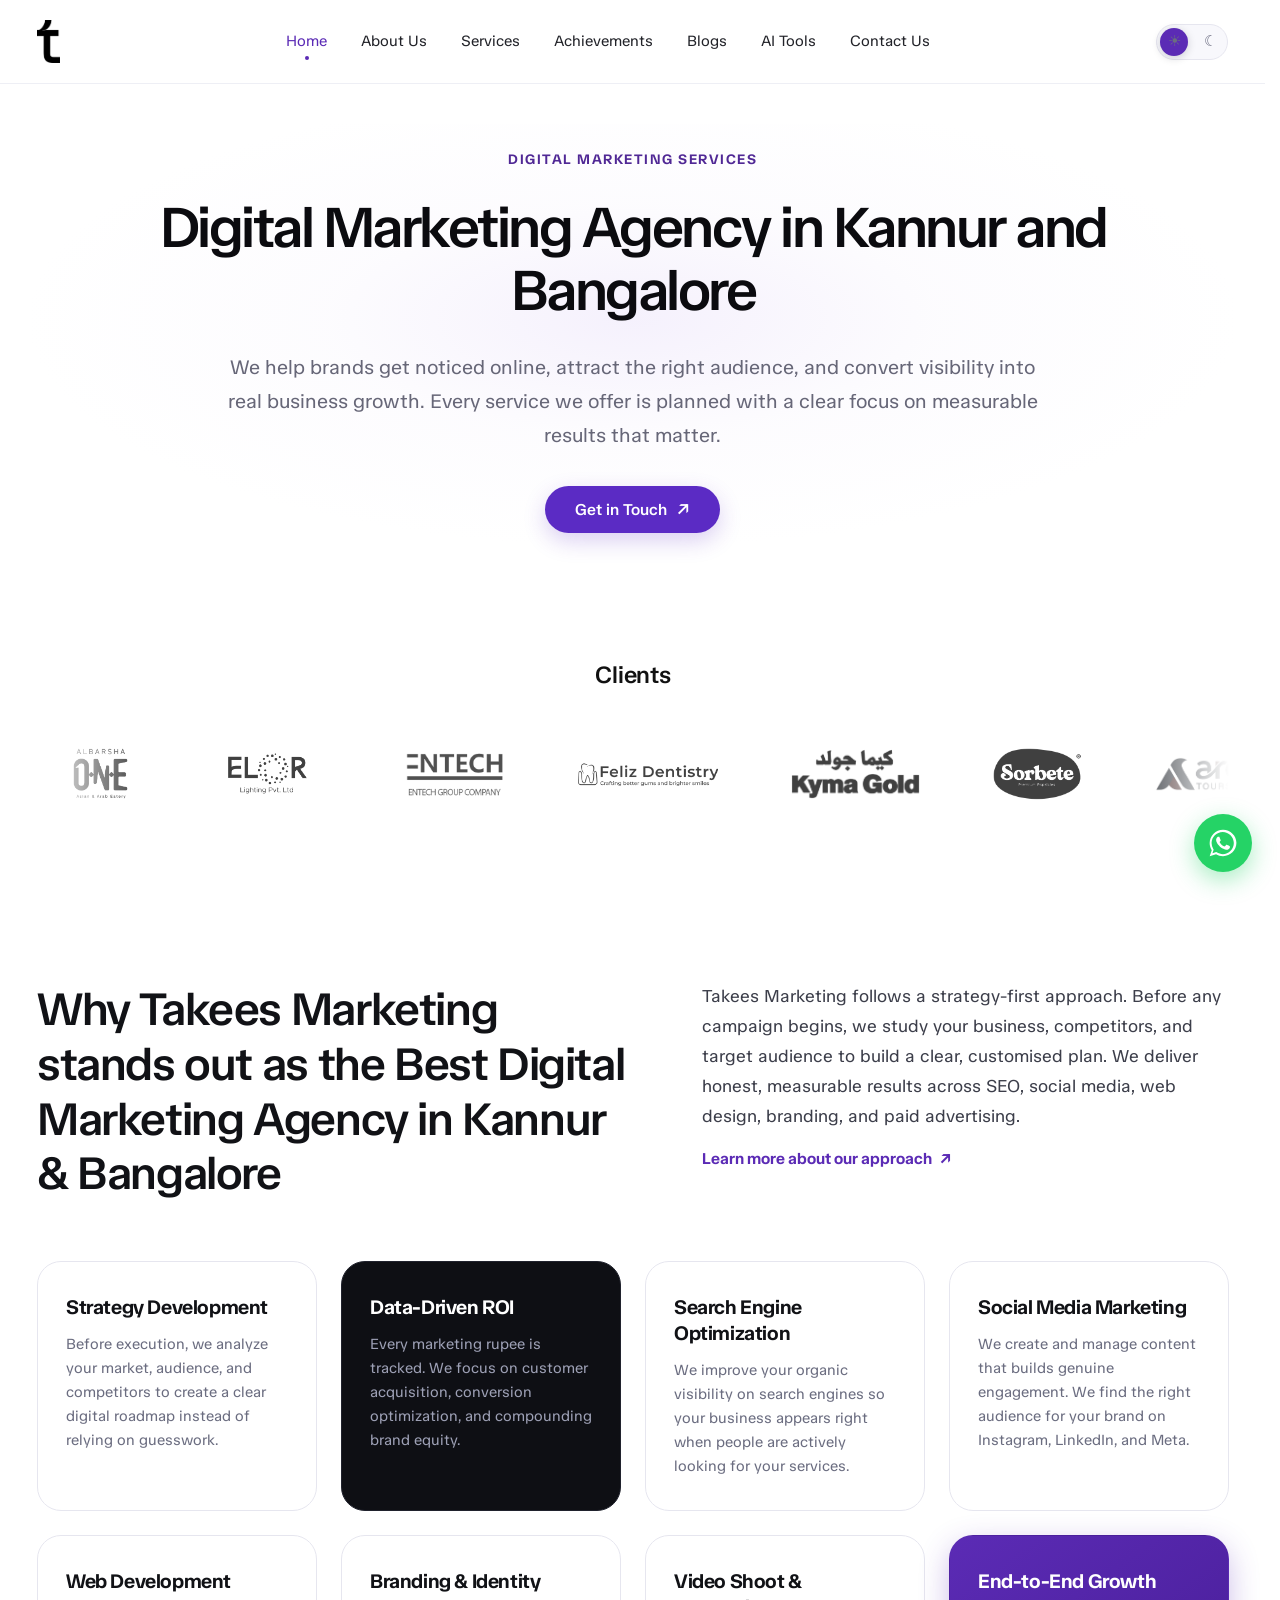
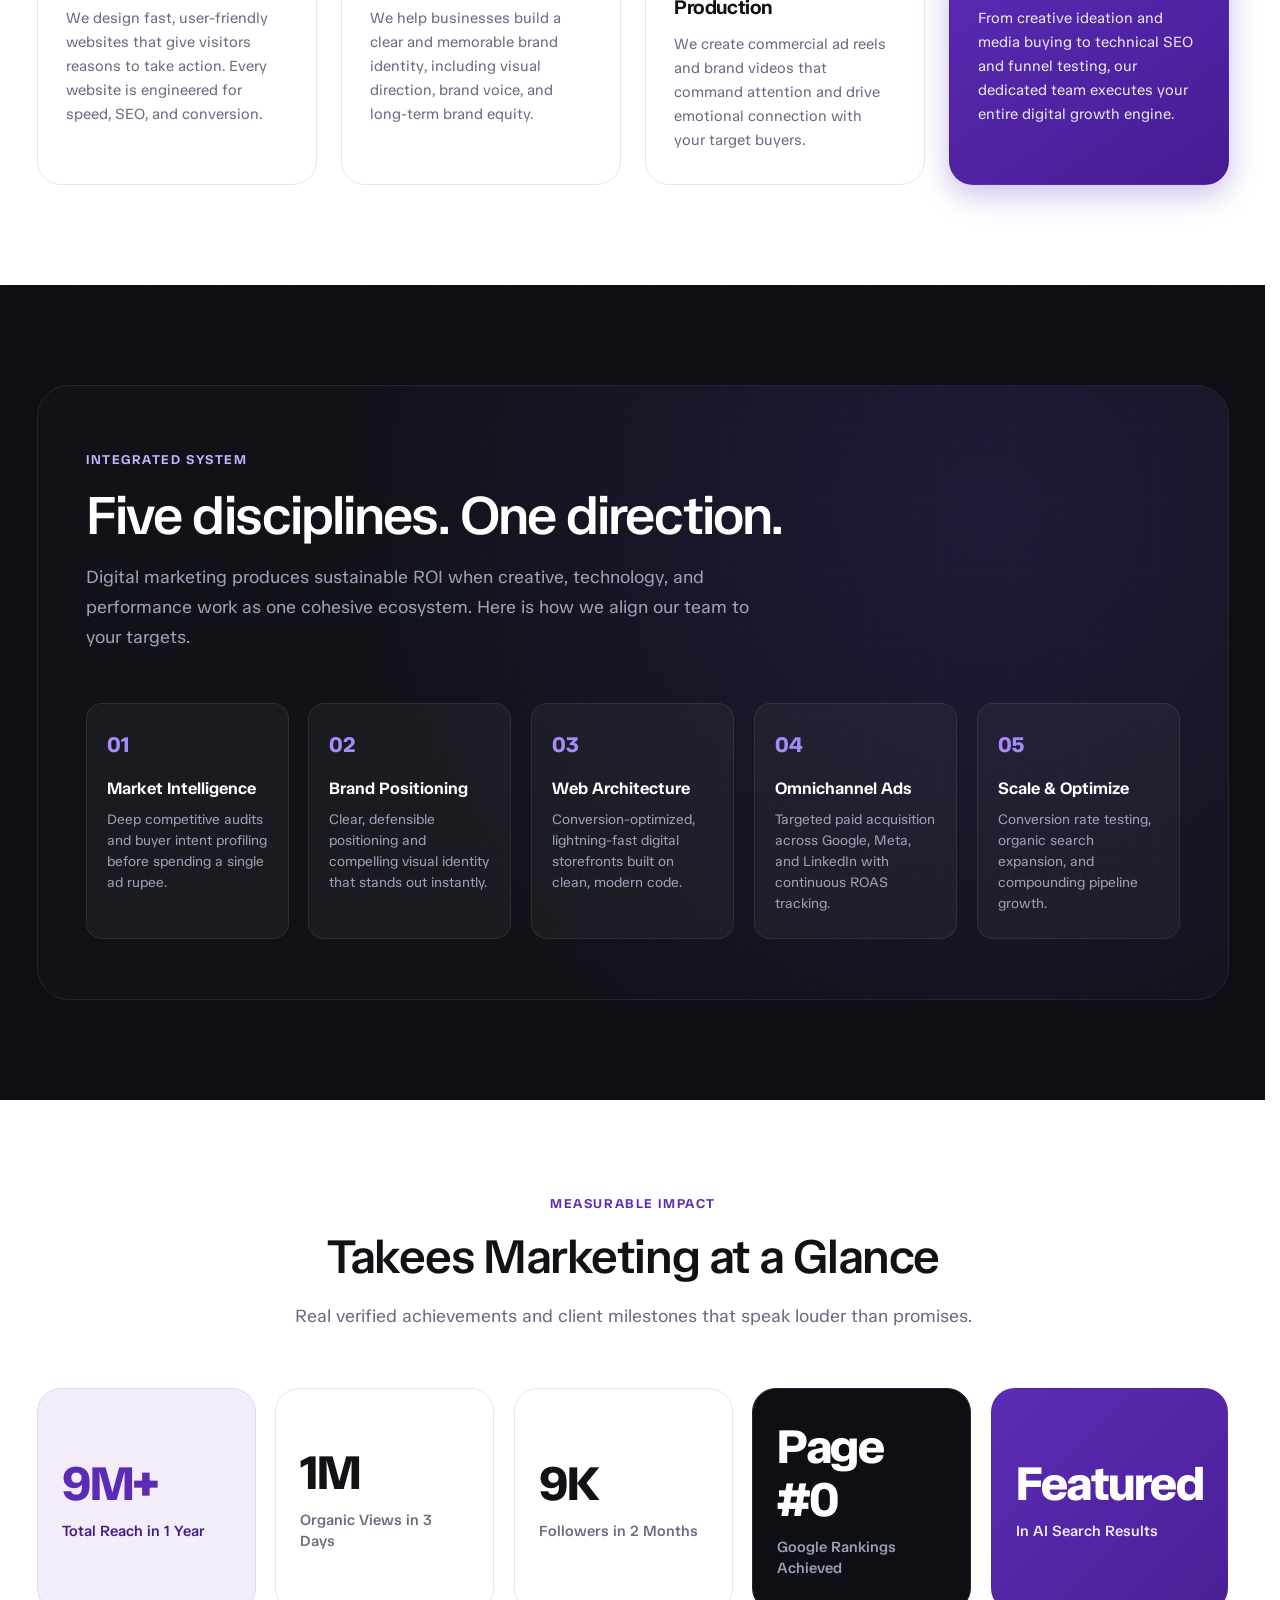
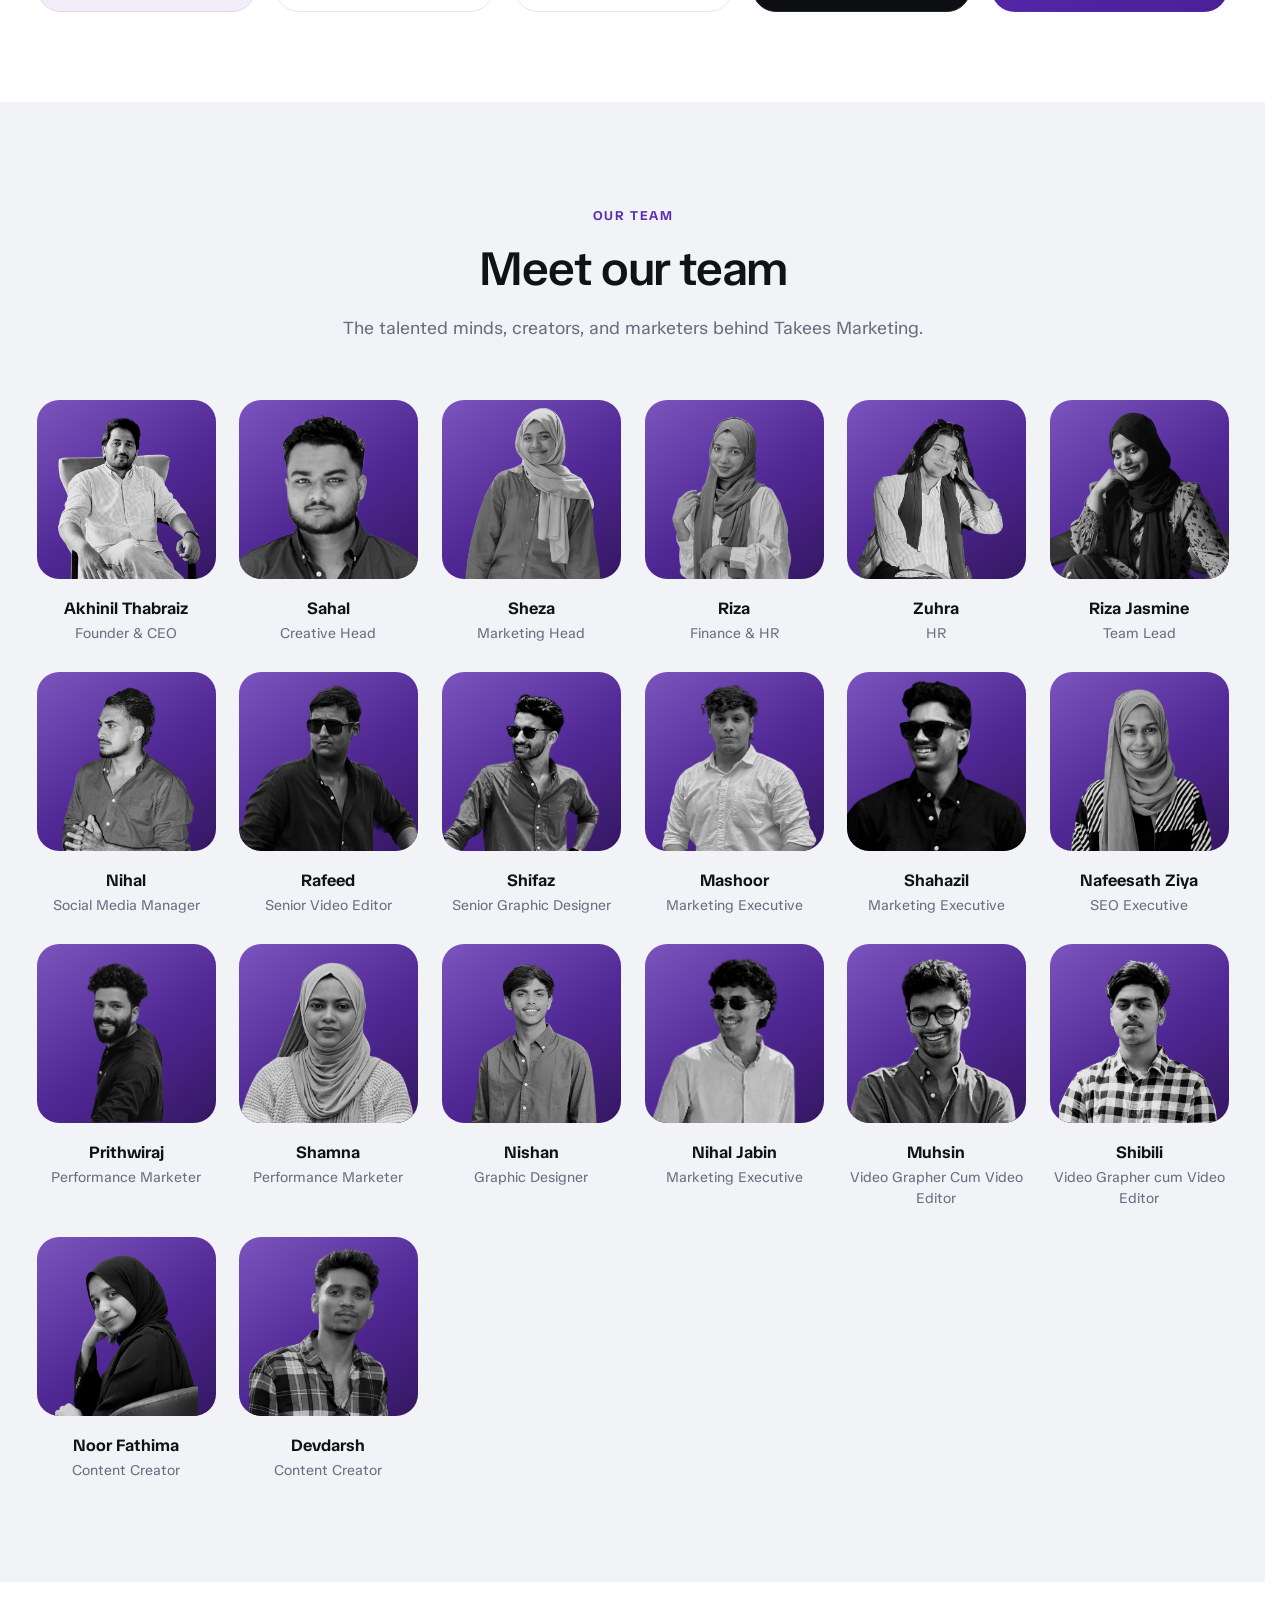
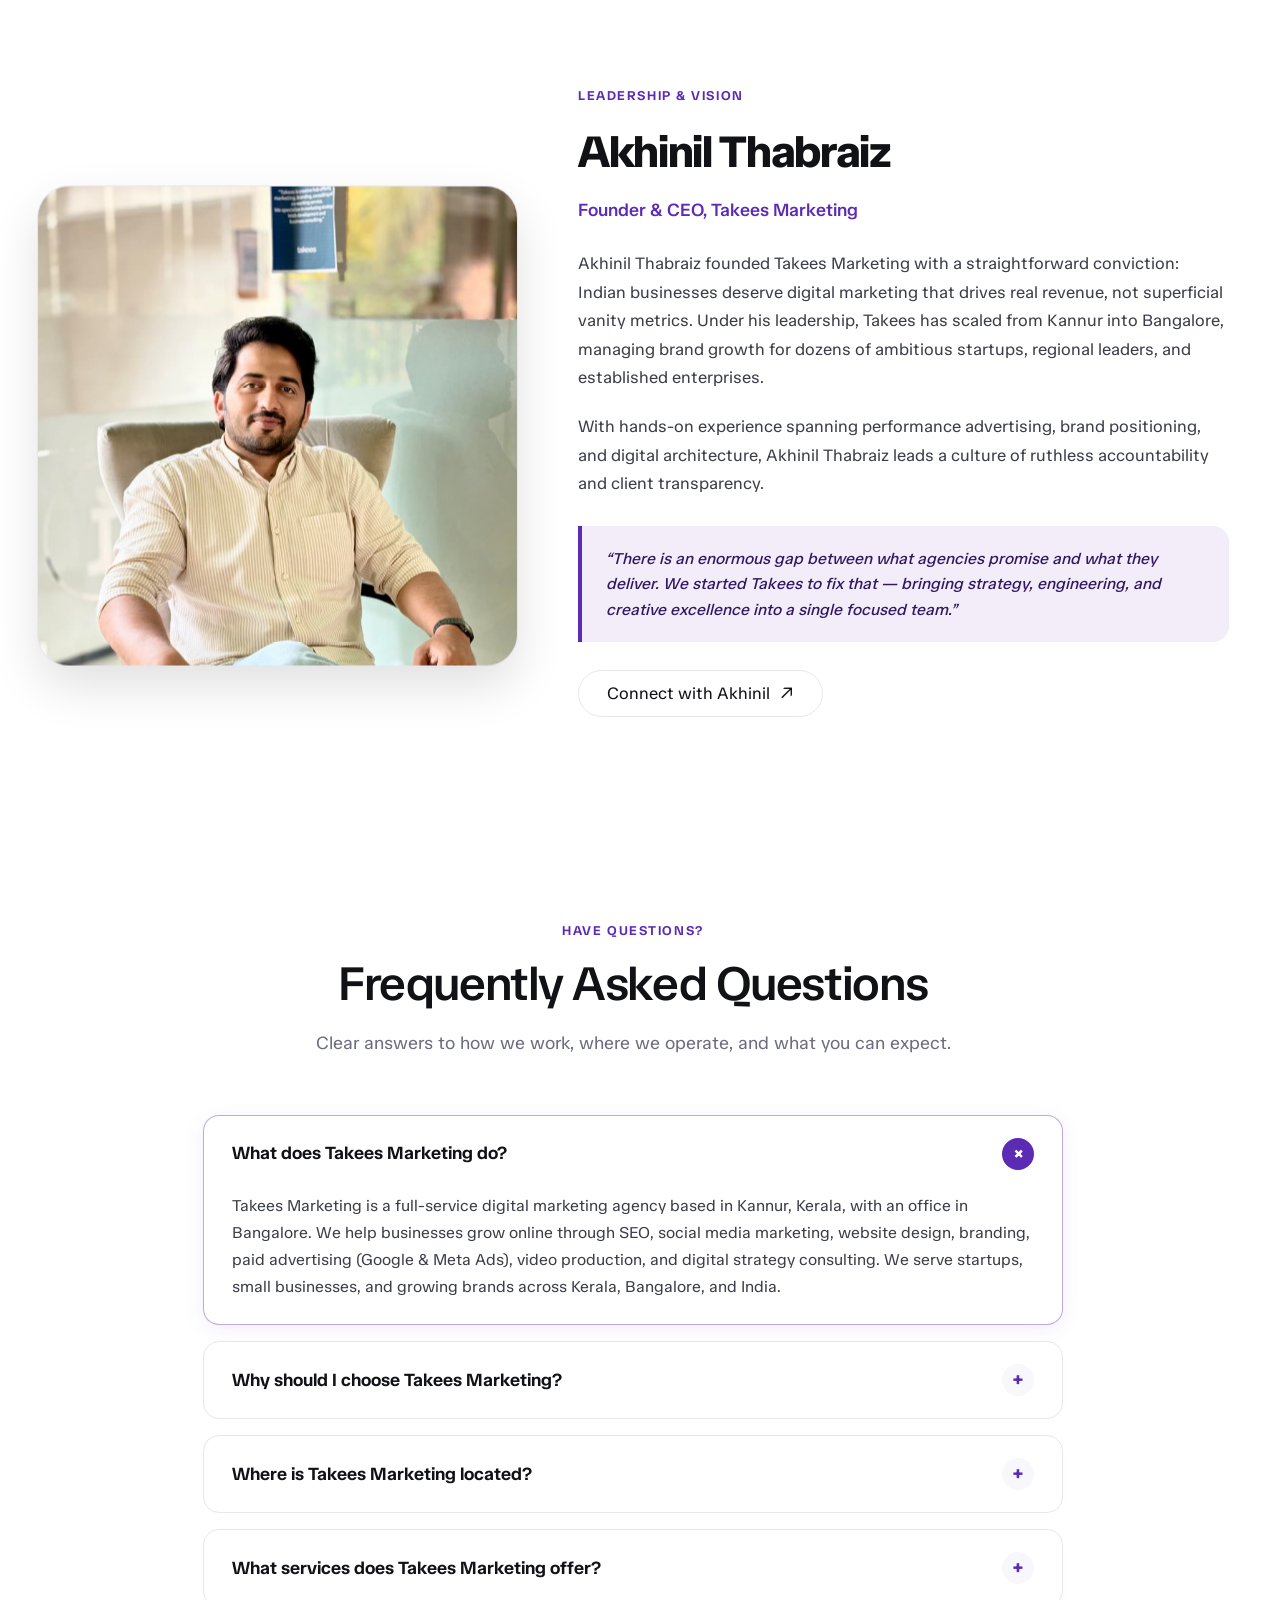
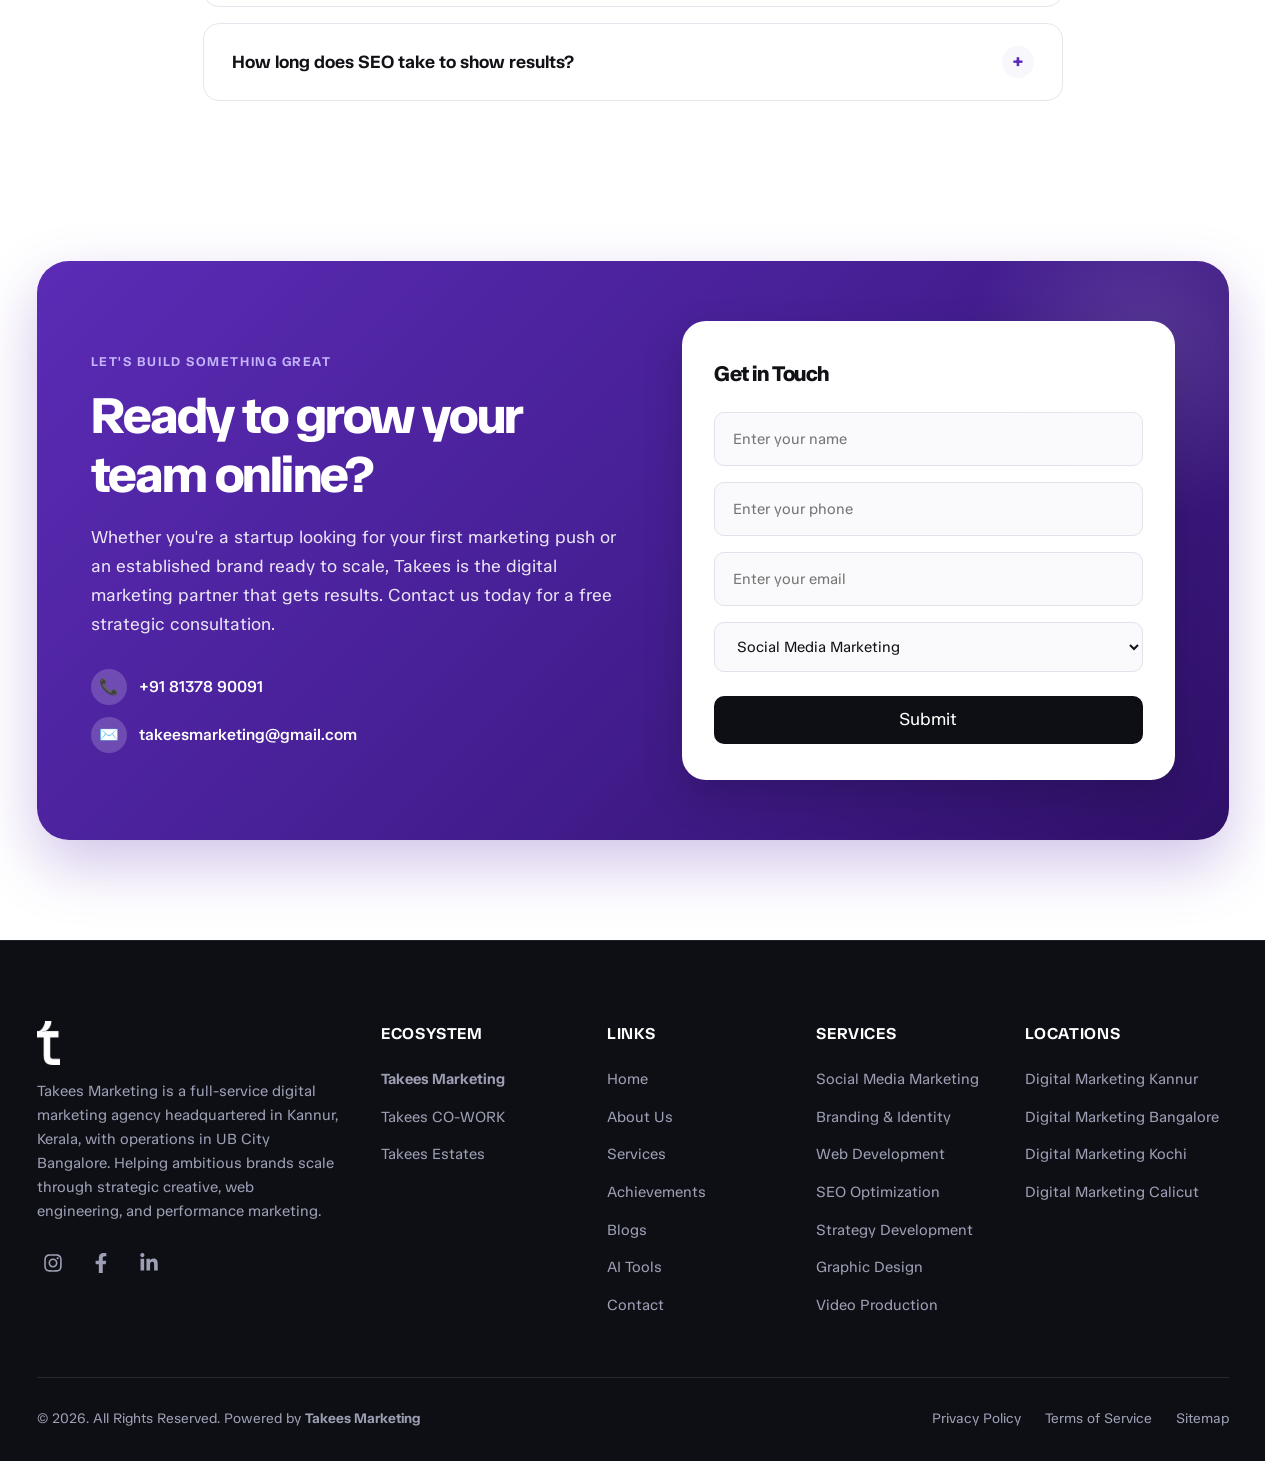
<file: index.html>
<!DOCTYPE html>
<html lang="en">

<head>
  <meta charset="UTF-8">
  <meta name="viewport" content="width=device-width, initial-scale=1.0">
  <title>Takees Digital Marketing Agency in Kannur & Bangalore | Takees Marketing</title>
  <meta name="description"
    content="Takees Marketing is a full-service digital marketing agency in Kannur and Bangalore offering SEO, social media marketing, web development, paid ads, and brand strategy.">
  <link rel="canonical" href="https://takees.in/">

  <!-- Stylesheets -->
  <script src="js/theme-init.js"></script>
  <link rel="stylesheet" href="css/style.css">
  <link rel="stylesheet" href="css/responsive.css">
  <link rel="stylesheet" href="css/clients.css">

  <!-- Favicon -->
  <link rel="icon" type="image/svg+xml"
    href="data:image/svg+xml,<svg xmlns='http://www.w3.org/2000/svg' viewBox='0 0 32 32'><rect width='32' height='32' rx='8' fill='%235b2bb5'/><text x='16' y='22' fill='%23ffffff' font-size='18' font-weight='800' font-family='sans-serif' text-anchor='middle'>t</text></svg>">
</head>

<body>

  <!-- =========================================================================
       HEADER / NAVIGATION
       ========================================================================= -->
  <header class="site-header" id="siteHeader">
    <div class="container nav-container">
      <a href="index.html" class="brand-logo" aria-label="Takees Marketing Home"><img src="assets/Vector.png"
          alt="Takees Marketing"></a>

      <!-- Desktop Navigation -->
      <nav class="nav-menu" id="navMenu" aria-label="Main Navigation">
        <a href="index.html" class="nav-link active">Home</a>
        <a href="about.html" class="nav-link">About Us</a>
        <a href="services.html" class="nav-link">Services</a>
        <a href="achievements.html" class="nav-link">Achievements</a>
        <a href="blogs.html" class="nav-link">Blogs</a>
        <a href="ai-tools.html" class="nav-link">AI Tools</a>
        <a href="contact.html" class="nav-link">Contact Us</a>
      </nav>

      <!-- Mobile Hamburger Button -->
      <button class="theme-toggle" id="themeToggle" type="button" aria-label="Switch to dark mode" aria-pressed="false">
        <span class="theme-toggle-icon theme-toggle-sun" aria-hidden="true">&#9728;</span>
        <span class="theme-toggle-track" aria-hidden="true"><span class="theme-toggle-thumb"></span></span>
        <span class="theme-toggle-icon theme-toggle-moon" aria-hidden="true">&#9790;</span>
      </button>

      <button class="menu-toggle" id="menuToggle" aria-label="Toggle Navigation Menu" aria-expanded="false">
        <span></span>
        <span></span>
        <span></span>
      </button>
    </div>
  </header>

  <!-- =========================================================================
       HERO SECTION
       ========================================================================= -->
  <section class="home-hero" id="homeHero">
    <div class="container">
      <div class="hero-content">
        <span class="kicker">DIGITAL MARKETING SERVICES</span>
        <h1 class="hero-heading">Digital Marketing Agency in Kannur and Bangalore</h1>
        <p class="hero-description">
          We help brands get noticed online, attract the right audience, and convert visibility into real business
          growth. Every service we offer is planned with a clear focus on measurable results that matter.
        </p>
        <div class="hero-actions">
          <a href="#ctaForm" class="btn btn-primary">
            Get in Touch <span class="btn-arrow-icon">↗</span>
          </a>
        </div>
      </div>
    </div>
  </section>

  <!-- =========================================================================
       CLIENTS
       ========================================================================= -->
  <section class="clients-section" id="clients" aria-labelledby="clientsTitle">
    <div class="container clients-container">
      <h2 class="clients-title" id="clientsTitle">Clients</h2>
      <!-- Marquee wrapper: logos duplicated for seamless infinite scroll -->
      <div class="clients-marquee-wrapper" aria-label="Our clients">
        <div class="clients-marquee-track">
          <!-- Original set -->
          <div class="client-logo"><img src="assets/images/Al Barsha logo 1.png"
              alt="Al Barsha client of takees marketing" loading="lazy"></div>
          <div class="client-logo"><img src="assets/images/Elor Colour.png" alt="Elor client of takees marketing"
              loading="lazy"></div>
          <div class="client-logo"><img src="assets/images/entech logo1 1.png"
              alt="Entech Group Company client of takees marketing" loading="lazy"></div>
          <div class="client-logo"><img src="assets/images/felizlogo.png" alt="Feliz client of takees marketing"
              loading="lazy"></div>
          <div class="client-logo"><img src="assets/images/kyma-gold.png" alt="Kyma Gold client of takees marketing"
              loading="lazy"></div>
          <div class="client-logo"><img src="assets/images/Sorbete logo 2.png"
              alt="Sorbete Premium Popsicles client of takees marketing" loading="lazy"></div>
          <div class="client-logo"><img src="assets/images/png logo @aroma 1.png"
              alt="Aroma Tours and Travels client of takees marketing" loading="lazy"></div>
          <div class="client-logo"><img src="assets/images/png logo @cakestudio 2.png"
              alt="Cake Studio client of takees marketing" loading="lazy"></div>
          <div class="client-logo"><img src="assets/images/Logoeqtaad.png" alt="Eqtaad client of takees marketing"
              loading="lazy"></div>
          <div class="client-logo"><img src="assets/images/KeyCee Constructions Logo PNG (2) 3.png"
              alt="KeyCee Constructions client of takees marketing" loading="lazy"></div>
          <div class="client-logo"><img src="assets/images/zafcon logo white 1.png"
              alt="Zafcon Solutions client of takees marketing" loading="lazy"></div>
          <div class="client-logo"><img src="assets/images/logo png sana 1.png" alt="Sana client of takees marketing"
              loading="lazy"></div>
          <div class="client-logo"><img src="assets/images/logo colour 2.png"
              alt="Specs Mart client of takees marketing" loading="lazy"></div>
          <div class="client-logo"><img src="assets/images/LOGO @ 1.png" alt="Aroma Tyres client of takees marketing"
              loading="lazy"></div>
          <div class="client-logo"><img src="assets/images/LOGO1 BLACK PNG.png"
              alt="Narma Cafe client of takees marketing" loading="lazy"></div>
          <div class="client-logo"><img src="assets/images/Logo PNG 1.png" alt="Roomskart client of takees marketing"
              loading="lazy"></div>
          <div class="client-logo"><img src="assets/images/logo black 1.png" alt="DUN5E client of takees marketing"
              loading="lazy"></div>
          <div class="client-logo"><img src="assets/images/White logo png 3.png" alt="WGL client of takees marketing"
              loading="lazy"></div>
          <div class="client-logo"><img src="assets/images/2 151454878.png"
              alt="Struqta Global Industries client of takees marketing" loading="lazy"></div>
          <div class="client-logo"><img src="assets/images/Group 1666.png" alt="Fiinder client of takees marketing"
              loading="lazy"></div>
          <div class="client-logo"><img src="assets/images/Group 1986.png" alt="Damn client of takees marketing"
              loading="lazy"></div>
          <div class="client-logo"><img src="assets/images/Group 604.png"
              alt="Fai n Fa Hair Masters client of takees marketing" loading="lazy"></div>
          <div class="client-logo"><img src="assets/images/Group.png" alt="Snooze Living client of takees marketing"
              loading="lazy"></div>
          <div class="client-logo"><img src="assets/images/Groupuhu.png" alt="iCD client of takees marketing"
              loading="lazy"></div>
          <div class="client-logo"><img src="assets/images/hj.png" alt="The Cakery client of takees marketing"
              loading="lazy"></div>
          <div class="client-logo"><img src="assets/images/bgbg.png" alt="Vastragni client of takees marketing"
              loading="lazy"></div>
          <div class="client-logo"><img src="assets/images/Untitled-1 45.png"
              alt="The Monsoon Restaurant client of takees marketing" loading="lazy"></div>
          <div class="client-logo"><img src="assets/images/WhatsApp Image 2026-06-16 at 8.49.05 PM copy 1.png"
              alt="Flyscanner Travel and Tourism client of takees marketing" loading="lazy"></div>
          <div class="client-logo"><img src="assets/images/image-Photoroom - 2026-06-04T112613.725 1.png"
              alt="Vismaya Greenlines client of takees marketing" loading="lazy"></div>
          <div class="client-logo"><img src="assets/images/IMG_8976-Photoroom 1.png"
              alt="Adaxes Unisex Studio client of takees marketing" loading="lazy"></div>
          <div class="client-logo"><img src="assets/images/Dr Febi's Brand Guideline 2.png"
              alt="Dr. Febi's client of takees marketing" loading="lazy"></div>
          <div class="client-logo"><img src="assets/images/Base Brand Guideline-2 1.png"
              alt="Base Shoes and Bags client of takees marketing" loading="lazy"></div>
          <!-- Duplicate set for seamless loop -->
          <div class="client-logo" aria-hidden="true"><img src="assets/images/Al Barsha logo 1.png" alt=""
              loading="lazy"></div>
          <div class="client-logo" aria-hidden="true"><img src="assets/images/Elor Colour.png" alt="" loading="lazy">
          </div>
          <div class="client-logo" aria-hidden="true"><img src="assets/images/entech logo1 1.png" alt="" loading="lazy">
          </div>
          <div class="client-logo" aria-hidden="true"><img src="assets/images/felizlogo.png" alt="" loading="lazy">
          </div>
          <div class="client-logo" aria-hidden="true"><img src="assets/images/kyma-gold.png" alt="" loading="lazy">
          </div>
          <div class="client-logo" aria-hidden="true"><img src="assets/images/Sorbete logo 2.png" alt="" loading="lazy">
          </div>
          <div class="client-logo" aria-hidden="true"><img src="assets/images/png logo @aroma 1.png" alt=""
              loading="lazy"></div>
          <div class="client-logo" aria-hidden="true"><img src="assets/images/png logo @cakestudio 2.png" alt=""
              loading="lazy"></div>
          <div class="client-logo" aria-hidden="true"><img src="assets/images/Logoeqtaad.png" alt="" loading="lazy">
          </div>
          <div class="client-logo" aria-hidden="true"><img src="assets/images/KeyCee Constructions Logo PNG (2) 3.png"
              alt="" loading="lazy"></div>
          <div class="client-logo" aria-hidden="true"><img src="assets/images/zafcon logo white 1.png" alt=""
              loading="lazy"></div>
          <div class="client-logo" aria-hidden="true"><img src="assets/images/logo png sana 1.png" alt=""
              loading="lazy"></div>
          <div class="client-logo" aria-hidden="true"><img src="assets/images/logo colour 2.png" alt="" loading="lazy">
          </div>
          <div class="client-logo" aria-hidden="true"><img src="assets/images/LOGO @ 1.png" alt="" loading="lazy"></div>
          <div class="client-logo" aria-hidden="true"><img src="assets/images/LOGO1 BLACK PNG.png" alt=""
              loading="lazy"></div>
          <div class="client-logo" aria-hidden="true"><img src="assets/images/Logo PNG 1.png" alt="" loading="lazy">
          </div>
          <div class="client-logo" aria-hidden="true"><img src="assets/images/logo black 1.png" alt="" loading="lazy">
          </div>
          <div class="client-logo" aria-hidden="true"><img src="assets/images/White logo png 3.png" alt=""
              loading="lazy"></div>
          <div class="client-logo" aria-hidden="true"><img src="assets/images/2 151454878.png" alt="" loading="lazy">
          </div>
          <div class="client-logo" aria-hidden="true"><img src="assets/images/Group 1666.png" alt="" loading="lazy">
          </div>
          <div class="client-logo" aria-hidden="true"><img src="assets/images/Group 1986.png" alt="" loading="lazy">
          </div>
          <div class="client-logo" aria-hidden="true"><img src="assets/images/Group 604.png" alt="" loading="lazy">
          </div>
          <div class="client-logo" aria-hidden="true"><img src="assets/images/Group.png" alt="" loading="lazy"></div>
          <div class="client-logo" aria-hidden="true"><img src="assets/images/Groupuhu.png" alt="" loading="lazy"></div>
          <div class="client-logo" aria-hidden="true"><img src="assets/images/hj.png" alt="" loading="lazy"></div>
          <div class="client-logo" aria-hidden="true"><img src="assets/images/bgbg.png" alt="" loading="lazy"></div>
          <div class="client-logo" aria-hidden="true"><img src="assets/images/Untitled-1 45.png" alt="" loading="lazy">
          </div>
          <div class="client-logo" aria-hidden="true"><img
              src="assets/images/WhatsApp Image 2026-06-16 at 8.49.05 PM copy 1.png" alt="" loading="lazy"></div>
          <div class="client-logo" aria-hidden="true"><img
              src="assets/images/image-Photoroom - 2026-06-04T112613.725 1.png" alt="" loading="lazy"></div>
          <div class="client-logo" aria-hidden="true"><img src="assets/images/IMG_8976-Photoroom 1.png" alt=""
              loading="lazy"></div>
          <div class="client-logo" aria-hidden="true"><img src="assets/images/Dr Febi's Brand Guideline 2.png" alt=""
              loading="lazy"></div>
          <div class="client-logo" aria-hidden="true"><img src="assets/images/Base Brand Guideline-2 1.png" alt=""
              loading="lazy"></div>
        </div>
      </div>
    </div>
  </section>

  <!-- =========================================================================
       WHY TAKEES STANDS OUT & 8-CARD GRID
       ========================================================================= -->
  <section class="section" id="whyTakees">
    <div class="container">
      <div class="why-takees-header">
        <h2 class="why-takees-title">
          Why Takees Marketing stands out as the Best Digital Marketing Agency in Kannur &amp; Bangalore
        </h2>
        <div>
          <p class="why-takees-text">
            Takees Marketing follows a strategy-first approach. Before any campaign begins, we study your business,
            competitors, and target audience to build a clear, customised plan. We deliver honest, measurable results
            across SEO, social media, web design, branding, and paid advertising.
          </p>
          <a href="about.html" class="learn-more-link">
            Learn more about our approach <span>↗</span>
          </a>
        </div>
      </div>

      <!-- 8-Card Grid -->
      <div class="cards-grid-4">
        <!-- Card 1: Light -->
        <div class="feature-card">
          <h3 class="card-title">Strategy Development</h3>
          <p class="card-desc">
            Before execution, we analyze your market, audience, and competitors to create a clear digital roadmap
            instead of relying on guesswork.
          </p>
        </div>

        <!-- Card 2: DARK CARD (Figma highlight) -->
        <div class="feature-card card-dark">
          <h3 class="card-title">Data-Driven ROI</h3>
          <p class="card-desc">
            Every marketing rupee is tracked. We focus on customer acquisition, conversion optimization, and compounding
            brand equity.
          </p>
        </div>

        <!-- Card 3: Light -->
        <div class="feature-card">
          <h3 class="card-title">Search Engine Optimization</h3>
          <p class="card-desc">
            We improve your organic visibility on search engines so your business appears right when people are actively
            looking for your services.
          </p>
        </div>

        <!-- Card 4: Light -->
        <div class="feature-card">
          <h3 class="card-title">Social Media Marketing</h3>
          <p class="card-desc">
            We create and manage content that builds genuine engagement. We find the right audience for your brand on
            Instagram, LinkedIn, and Meta.
          </p>
        </div>

        <!-- Card 5: Light -->
        <div class="feature-card">
          <h3 class="card-title">Web Development</h3>
          <p class="card-desc">
            We design fast, user-friendly websites that give visitors reasons to take action. Every website is
            engineered for speed, SEO, and conversion.
          </p>
        </div>

        <!-- Card 6: Light -->
        <div class="feature-card">
          <h3 class="card-title">Branding &amp; Identity</h3>
          <p class="card-desc">
            We help businesses build a clear and memorable brand identity, including visual direction, brand voice, and
            long-term brand equity.
          </p>
        </div>

        <!-- Card 7: Light -->
        <div class="feature-card">
          <h3 class="card-title">Video Shoot &amp; Production</h3>
          <p class="card-desc">
            We create commercial ad reels and brand videos that command attention and drive emotional connection with
            your target buyers.
          </p>
        </div>

        <!-- Card 8: PURPLE CARD (Figma signature highlight) -->
        <div class="feature-card card-purple">
          <h3 class="card-title">End-to-End Growth</h3>
          <p class="card-desc">
            From creative ideation and media buying to technical SEO and funnel testing, our dedicated team executes
            your entire digital growth engine.
          </p>
        </div>
      </div>
    </div>
  </section>

  <!-- =========================================================================
       DARK SECTION: FIVE DISCIPLINES. ONE DIRECTION.
       ========================================================================= -->
  <section class="dark-disciplines-section" id="disciplines">
    <div class="container">
      <div class="disciplines-inner">
        <div class="disciplines-header">
          <span class="kicker kicker-light">INTEGRATED SYSTEM</span>
          <h2 class="disciplines-title">Five disciplines. One direction.</h2>
          <p class="disciplines-desc">
            Digital marketing produces sustainable ROI when creative, technology, and performance work as one cohesive
            ecosystem. Here is how we align our team to your targets.
          </p>
        </div>

        <div class="disciplines-row">
          <div class="discipline-item">
            <div class="discipline-num">01</div>
            <div class="discipline-name">Market Intelligence</div>
            <p class="discipline-text">Deep competitive audits and buyer intent profiling before spending a single ad
              rupee.</p>
          </div>

          <div class="discipline-item">
            <div class="discipline-num">02</div>
            <div class="discipline-name">Brand Positioning</div>
            <p class="discipline-text">Clear, defensible positioning and compelling visual identity that stands out
              instantly.</p>
          </div>

          <div class="discipline-item">
            <div class="discipline-num">03</div>
            <div class="discipline-name">Web Architecture</div>
            <p class="discipline-text">Conversion-optimized, lightning-fast digital storefronts built on clean, modern
              code.</p>
          </div>

          <div class="discipline-item">
            <div class="discipline-num">04</div>
            <div class="discipline-name">Omnichannel Ads</div>
            <p class="discipline-text">Targeted paid acquisition across Google, Meta, and LinkedIn with continuous ROAS
              tracking.</p>
          </div>

          <div class="discipline-item">
            <div class="discipline-num">05</div>
            <div class="discipline-name">Scale &amp; Optimize</div>
            <p class="discipline-text">Conversion rate testing, organic search expansion, and compounding pipeline
              growth.</p>
          </div>
        </div>
      </div>
    </div>
  </section>

  <!-- =========================================================================
       STATISTICS / TAKEES MARKETING AT A GLANCE
       ========================================================================= -->
  <section class="stats-section" id="stats">
    <div class="container">
      <div class="section-title-wrap text-center">
        <span class="kicker">MEASURABLE IMPACT</span>
        <h2 class="section-title">Takees Marketing at a Glance</h2>
        <p class="section-subtitle">Real verified achievements and client milestones that speak louder than promises.
        </p>
      </div>

      <div class="stats-grid-5">
        <!-- Stat 1: Light purple -->
        <div class="stat-card stat-purple-light">
          <div class="stat-number">10M+</div>
          <div class="stat-label">Total Reach in 1 Year</div>
        </div>

        <!-- Stat 2: White -->
        <div class="stat-card stat-white">
          <div class="stat-number">2M</div>
          <div class="stat-label">Organic Views in 3 Days</div>
        </div>

        <!-- Stat 3: White -->
        <div class="stat-card stat-white">
          <div class="stat-number">10K</div>
          <div class="stat-label">Followers in 2 Months</div>
        </div>

        <!-- Stat 4: Dark -->
        <div class="stat-card stat-dark">
          <div class="stat-number">Page #1</div>
          <div class="stat-label">Google Rankings Achieved</div>
        </div>

        <!-- Stat 5: Purple -->
        <div class="stat-card stat-purple">
          <div class="stat-number">Featured</div>
          <div class="stat-label">In AI Search Results</div>
        </div>
      </div>
    </div>
  </section>

  <!-- =========================================================================
       MEET OUR TEAM
       ========================================================================= -->
  <section class="team-section" id="team">
    <div class="container">
      <div class="section-title-wrap text-center">
        <span class="kicker">OUR TEAM</span>
        <h2 class="section-title">Meet our team</h2>
        <p class="section-subtitle">The talented minds, creators, and marketers behind Takees Marketing.</p>
      </div>

      <div class="team-grid">

        <!-- Row 1 -->
        <div class="team-card">
          <div class="team-avatar-wrap">
            <img src="assets/images/team/akhinil-thabraiz.png"
              alt="Akhinil Thabraiz - Founder & CEO of takees marketing" loading="lazy">
          </div>
          <div class="team-name">Akhinil Thabraiz</div>
          <div class="team-role">Founder &amp; CEO</div>
        </div>

        <div class="team-card">
          <div class="team-avatar-wrap">
            <img src="assets/images/team/sahal.png" alt="Sahal - Creative Head" loading="lazy">
          </div>
          <div class="team-name">Sahal</div>
          <div class="team-role">Creative Head</div>
        </div>

        <div class="team-card">
          <div class="team-avatar-wrap">
            <img src="assets/images/team/sheza.png" alt="Sheza - Marketing Head of takees marketing" loading="lazy">
          </div>
          <div class="team-name">Sheza</div>
          <div class="team-role">Marketing Head</div>
        </div>

        <div class="team-card">
          <div class="team-avatar-wrap">
            <img src="assets/images/team/riza.png" alt="Riza - Finance &amp; HR of takees marketing" loading="lazy">
          </div>
          <div class="team-name">Riza</div>
          <div class="team-role">Finance &amp; HR</div>
        </div>

        <div class="team-card">
          <div class="team-avatar-wrap">
            <img src="assets/images/team/zuhra.png" alt="Zuhra - HR of takees marketing" loading="lazy">
          </div>
          <div class="team-name">Zuhra</div>
          <div class="team-role">HR</div>
        </div>

        <div class="team-card">
          <div class="team-avatar-wrap">
            <img src="assets/images/team/riza-jasmine.png" alt="Riza Jasmine - Team Lead of takees marketing"
              loading="lazy">
          </div>
          <div class="team-name">Riza Jasmine</div>
          <div class="team-role">Team Lead</div>
        </div>

        <!-- Row 2 -->
        <div class="team-card">
          <div class="team-avatar-wrap">
            <img src="assets/images/team/nihal.png" alt="Nihal - Social Media Manager of takees marketing"
              loading="lazy">
          </div>
          <div class="team-name">Nihal</div>
          <div class="team-role">Social Media Manager</div>
        </div>

        <div class="team-card">
          <div class="team-avatar-wrap">
            <img src="assets/images/team/rafeed.png" alt="Rafeed - Senior Video Editor of takees marketing"
              loading="lazy">
          </div>
          <div class="team-name">Rafeed</div>
          <div class="team-role">Senior Video Editor</div>
        </div>

        <div class="team-card">
          <div class="team-avatar-wrap">
            <img src="assets/images/team/shifaz.png" alt="Shifaz - Senior Graphic Designer of takees marketing"
              loading="lazy">
          </div>
          <div class="team-name">Shifaz</div>
          <div class="team-role">Senior Graphic Designer</div>
        </div>

        <div class="team-card">
          <div class="team-avatar-wrap">
            <img src="assets/images/team/mashoor.png" alt="Mashoor - Marketing Executive of takees marketing"
              loading="lazy">
          </div>
          <div class="team-name">Mashoor</div>
          <div class="team-role">Marketing Executive</div>
        </div>

        <div class="team-card">
          <div class="team-avatar-wrap">
            <img src="assets/images/team/shahazil.png" alt="Shahazil - Marketing Executive of takees marketing"
              loading="lazy">
          </div>
          <div class="team-name">Shahazil</div>
          <div class="team-role">Marketing Executive</div>
        </div>

        <div class="team-card">
          <div class="team-avatar-wrap">
            <img src="assets/images/team/nafeesath-ziya.png" alt="Nafeesath Ziya - SEO Executive of takees marketing"
              loading="lazy">
          </div>
          <div class="team-name">Nafeesath Ziya</div>
          <div class="team-role">SEO Executive</div>
        </div>

        <!-- Row 3 -->
        <div class="team-card">
          <div class="team-avatar-wrap">
            <img src="assets/images/team/prithwiraj.png" alt="Prithwiraj - Performance Marketer of takees marketing"
              loading="lazy">
          </div>
          <div class="team-name">Prithwiraj</div>
          <div class="team-role">Performance Marketer</div>
        </div>

        <div class="team-card">
          <div class="team-avatar-wrap">
            <img src="assets/images/team/shamna.png" alt="Shamna - Performance Marketer of takees marketing"
              loading="lazy">
          </div>
          <div class="team-name">Shamna</div>
          <div class="team-role">Performance Marketer</div>
        </div>

        <div class="team-card">
          <div class="team-avatar-wrap">
            <img src="assets/images/team/nishan.png" alt="Nishan - Graphic Designer of takees marketing" loading="lazy">
          </div>
          <div class="team-name">Nishan</div>
          <div class="team-role">Graphic Designer</div>
        </div>

        <div class="team-card">
          <div class="team-avatar-wrap">
            <img src="assets/images/team/nihal-jabin.png" alt="Nihal Jabin - Marketing Executive of takees marketing"
              loading="lazy">
          </div>
          <div class="team-name">Nihal Jabin</div>
          <div class="team-role">Marketing Executive</div>
        </div>

        <div class="team-card">
          <div class="team-avatar-wrap">
            <img src="assets/images/team/muhsin.png" alt="Muhsin - Video Grapher Cum Video Editor of takees marketing"
              loading="lazy">
          </div>
          <div class="team-name">Muhsin</div>
          <div class="team-role">Video Grapher Cum Video Editor</div>
        </div>

        <div class="team-card">
          <div class="team-avatar-wrap">
            <img class="team-avatar-cutout" src="assets/images/team/Shibili.png"
              alt="Shibili - Video Grapher cum Video Editor" loading="lazy">
          </div>
          <div class="team-name">Shibili</div>
          <div class="team-role">Video Grapher cum Video Editor</div>
        </div>

        <div class="team-card">
          <div class="team-avatar-wrap">
            <img class="team-avatar-cutout" src="assets/images/team/Noor.png" alt="Noor Fathima - Content Creator"
              loading="lazy">
          </div>
          <div class="team-name">Noor Fathima</div>
          <div class="team-role">Content Creator</div>
        </div>

        <div class="team-card">
          <div class="team-avatar-wrap">
            <img class="team-avatar-cutout" src="assets/images/team/Devdarsh.png" alt="Devdarsh - Content Creator"
              loading="lazy">
          </div>
          <div class="team-name">Devdarsh</div>
          <div class="team-role">Content Creator</div>
        </div>

      </div>
    </div>
  </section>

  <!-- =========================================================================
       FOUNDER PROFILE SECTION: AKHINIL THABRAIZ
       ========================================================================= -->
  <section class="founder-section" id="founder">
    <div class="container">
      <div class="founder-wrap">
        <div class="founder-img-box">
          <img src="assets/images/akhil-nilambur.jpg" alt="Akhinil Thabraiz - Founder &amp; CEO of Takees Marketing">
        </div>

        <div class="founder-info">
          <span class="kicker">LEADERSHIP &amp; VISION</span>
          <h2 class="founder-name">Akhinil Thabraiz</h2>
          <div class="founder-role">Founder &amp; CEO, Takees Marketing</div>

          <p class="founder-bio">
            Akhinil Thabraiz founded Takees Marketing with a straightforward conviction: Indian businesses deserve
            digital
            marketing that drives real revenue, not superficial vanity metrics. Under his leadership, Takees has scaled
            from Kannur into Bangalore, managing brand growth for dozens of ambitious startups, regional leaders, and
            established enterprises.
          </p>

          <p class="founder-bio">
            With hands-on experience spanning performance advertising, brand positioning, and digital architecture,
            Akhinil Thabraiz leads a culture of ruthless accountability and client transparency.
          </p>

          <div class="founder-quote">
            “There is an enormous gap between what agencies promise and what they deliver. We started Takees to fix that
            — bringing strategy, engineering, and creative excellence into a single focused team.”
          </div>

          <a href="https://www.linkedin.com/in/akhinilthabraiz/" target="_blank" rel="noopener noreferrer"
            class="btn btn-outline">
            Connect with Akhinil <span class="btn-arrow-icon">↗</span>
          </a>
        </div>
      </div>
    </div>
  </section>


  <!-- =========================================================================
       FAQ SECTION
       ========================================================================= -->
  <section class="faq-section" id="faq">
    <div class="container">
      <div class="section-title-wrap text-center">
        <span class="kicker">HAVE QUESTIONS?</span>
        <h2 class="section-title">Frequently Asked Questions</h2>
        <p class="section-subtitle">Clear answers to how we work, where we operate, and what you can expect.</p>
      </div>

      <div class="faq-list">
        <!-- FAQ 1 -->
        <div class="faq-item active">
          <button class="faq-question" aria-expanded="true">
            <span>What does Takees Marketing do?</span>
            <span class="faq-icon">+</span>
          </button>
          <div class="faq-answer">
            Takees Marketing is a full-service digital marketing agency based in Kannur, Kerala, with an office in
            Bangalore. We help businesses grow online through SEO, social media marketing, website design, branding,
            paid advertising (Google &amp; Meta Ads), video production, and digital strategy consulting. We serve
            startups, small businesses, and growing brands across Kerala, Bangalore, and India.
          </div>
        </div>

        <!-- FAQ 2 -->
        <div class="faq-item">
          <button class="faq-question" aria-expanded="false">
            <span>Why should I choose Takees Marketing?</span>
            <span class="faq-icon">+</span>
          </button>
          <div class="faq-answer">
            Takees Marketing follows a strategy-first approach. Before any campaign begins, we study your business,
            competitors, and target audience to build a clear, customised plan. We don't sell vanity metrics — we
            deliver honest, measurable results with complete reporting transparency.
          </div>
        </div>

        <!-- FAQ 3 -->
        <div class="faq-item">
          <button class="faq-question" aria-expanded="false">
            <span>Where is Takees Marketing located?</span>
            <span class="faq-icon">+</span>
          </button>
          <div class="faq-answer">
            Takees Marketing is headquartered at Takees Park, Airport Road, Mele Chovva, Kannur, Kerala - 670 006. We
            also operate from UB City, Level 15, Concord Tower 1, Vittal Mallya Road, Bangalore, India - 560001. We
            serve clients across Kerala, Bangalore, and pan-India.
          </div>
        </div>

        <!-- FAQ 4 -->
        <div class="faq-item">
          <button class="faq-question" aria-expanded="false">
            <span>What services does Takees Marketing offer?</span>
            <span class="faq-icon">+</span>
          </button>
          <div class="faq-answer">
            Our core services include Search Engine Optimization (SEO), Social Media Marketing (SMM), Web Design &amp;
            Development, Branding &amp; Visual Identity, Paid Advertising (Google Ads, Meta Ads), Video Shoot &amp;
            Commercials, and Graphic Design.
          </div>
        </div>

        <!-- FAQ 5 -->
        <div class="faq-item">
          <button class="faq-question" aria-expanded="false">
            <span>How long does SEO take to show results?</span>
            <span class="faq-icon">+</span>
          </button>
          <div class="faq-answer">
            For most businesses in Kerala and Bangalore, SEO results typically begin showing within 3 to 6 months of
            consistent execution. Local SEO for Kannur or Bangalore keywords can show positive ranking improvements in 6
            to 12 weeks depending on domain age and market competition.
          </div>
        </div>
      </div>
    </div>
  </section>

  <!-- =========================================================================
       CTA FORM SECTION
       ========================================================================= -->
  <section class="cta-form-section" id="ctaForm">
    <div class="container">
      <div class="cta-form-banner">
        <div>
          <span class="kicker kicker-light">LET'S BUILD SOMETHING GREAT</span>
          <h2 class="cta-banner-title">Ready to grow your team online?</h2>
          <p class="cta-banner-desc">
            Whether you're a startup looking for your first marketing push or an established brand ready to scale,
            Takees is the digital marketing partner that gets results. Contact us today for a free strategic
            consultation.
          </p>

          <div class="cta-direct-links">
            <a href="tel:+918137890091" class="direct-link-item">
              <span>📞</span> +91 81378 90091
            </a>
            <a href="mailto:takeesmarketing@gmail.com" class="direct-link-item">
              <span>✉️</span> takeesmarketing@gmail.com
            </a>
          </div>
        </div>

        <!-- White Contact Card with Form -->
        <div class="form-card-white">
          <h3 class="form-title">Get in Touch</h3>
          <form class="contact-form" id="heroForm" novalidate>
            <div class="form-group">
              <label for="fullName" class="sr-only" style="display:none;">Full Name</label>
              <input type="text" id="fullName" name="name" class="form-control" placeholder="Enter your name" required>
            </div>
            <div class="form-group">
              <label for="phone" class="sr-only" style="display:none;">Phone Number</label>
              <input type="tel" id="phone" name="phone" class="form-control" placeholder="Enter your phone" required>
            </div>
            <div class="form-group">
              <label for="email" class="sr-only" style="display:none;">Email Address</label>
              <input type="email" id="email" name="email" class="form-control" placeholder="Enter your email" required>
            </div>
            <div class="form-group">
              <label for="serviceSelect" class="sr-only" style="display:none;">Select Service</label>
              <select id="serviceSelect" name="service" class="form-control">
                <option value="Social Media Marketing" selected>Social Media Marketing</option>
                <option value="Search Engine Optimization">Search Engine Optimization (SEO)</option>
                <option value="Web Development">Web Development</option>
                <option value="Branding & Identity">Branding &amp; Identity</option>
                <option value="Paid Advertising">Paid Advertising (Ads)</option>
                <option value="Video Shoot">Video Shoot &amp; Production</option>
                <option value="Full Growth Package">Full Growth Package</option>
              </select>
            </div>
            <button type="submit" class="btn btn-form-submit">Submit</button>
            <div class="form-feedback" aria-live="polite"></div>
          </form>
        </div>
      </div>
    </div>
  </section>

  <!-- =========================================================================
       FOOTER
       ========================================================================= -->
  <footer class="site-footer" id="siteFooter">
    <div class="container">
      <div class="footer-top">
        <!-- Col 1: Takees Marketing -->
        <div class="footer-brand">
          <a href="index.html" class="brand-logo" aria-label="Takees Marketing Home"><img src="assets/Vector.png"
              alt="Takees Marketing"></a>
          <p class="footer-desc">
            Takees Marketing is a full-service digital marketing agency headquartered in Kannur, Kerala, with operations
            in UB City Bangalore. Helping ambitious brands scale through strategic creative, web engineering, and
            performance marketing.
          </p>
          <div class="footer-social-links" aria-label="Takees social media">
            <a href="https://www.instagram.com/takees.in?stkn=MTE3eTA4NGY0emdpNw==" class="footer-social-link" target="_blank"
              rel="noopener noreferrer" aria-label="Instagram">
              <svg viewBox="0 0 448 512" aria-hidden="true" focusable="false">
                <path d="M224.1 141c-63.6 0-114.9 51.3-114.9 114.9s51.3 114.9 114.9 114.9S339 319.5 339 255.9 287.7 141 224.1 141zm0 189.6c-41.1 0-74.7-33.5-74.7-74.7s33.5-74.7 74.7-74.7 74.7 33.5 74.7 74.7-33.6 74.7-74.7 74.7zm146.4-194.3c0 14.9-12 26.8-26.8 26.8-14.9 0-26.8-12-26.8-26.8s12-26.8 26.8-26.8 26.8 12 26.8 26.8zm76.1 27.2c-1.7-35.9-9.9-67.7-36.2-93.9-26.2-26.2-58-34.4-93.9-36.2-37-2.1-147.9-2.1-184.9 0-35.8 1.7-67.6 9.9-93.9 36.1s-34.4 58-36.2 93.9c-2.1 37-2.1 147.9 0 184.9 1.7 35.9 9.9 67.7 36.2 93.9s58 34.4 93.9 36.2c37 2.1 147.9 2.1 184.9 0 35.9-1.7 67.7-9.9 93.9-36.2 26.2-26.2 34.4-58 36.2-93.9 2.1-37 2.1-147.8 0-184.8zM398.8 388c-7.8 19.6-22.9 34.7-42.6 42.6-29.5 11.7-99.5 9-132.1 9s-102.7 2.6-132.1-9c-19.6-7.8-34.7-22.9-42.6-42.6-11.7-29.5-9-99.5-9-132.1s-2.6-102.7 9-132.1c7.8-19.6 22.9-34.7 42.6-42.6 29.5-11.7 99.5-9 132.1-9s102.7-2.6 132.1 9c19.6 7.8 34.7 22.9 42.6 42.6 11.7 29.5 9 99.5 9 132.1z" />
              </svg>
            </a>
            <a href="https://www.facebook.com/share/1Bzk7uZRUZ/" class="footer-social-link" target="_blank"
              rel="noopener noreferrer" aria-label="Facebook">
              <svg viewBox="0 0 320 512" aria-hidden="true" focusable="false">
                <path d="M279.14 288l14.22-92.66h-88.91v-60.13c0-25.35 12.42-50.06 52.24-50.06h40.42V6.26S260.43 0 225.36 0c-73.22 0-121.08 44.38-121.08 124.72v70.62H22.89V288h81.39v224h100.17V288z" />
              </svg>
            </a>
            <a href="https://www.linkedin.com/company/takees/" class="footer-social-link" target="_blank"
              rel="noopener noreferrer" aria-label="LinkedIn">
              <svg viewBox="0 0 448 512" aria-hidden="true" focusable="false">
                <path d="M100.28 448H7.4V148.9h92.88zM53.79 108.1C24.09 108.1 0 83.5 0 53.8a53.79 53.79 0 0 1 107.58 0c0 29.7-24.1 54.3-53.79 54.3zM447.9 448h-92.68V302.4c0-34.7-.7-79.2-48.29-79.2-48.3 0-55.7 37.7-55.7 76.7V448h-92.78V148.9h89.08v40.8h1.3c12.4-23.5 42.7-48.3 87.9-48.3 94 0 111.3 61.9 111.3 142.3V448z" />
              </svg>
            </a>
          </div>
        </div>

        <!-- Col 2: Takees Ecosystem -->
        <div>
          <h4 class="footer-col-title">ECOSYSTEM</h4>
          <ul class="footer-links">
            <li><a href="index.html" class="footer-link"><strong>Takees Marketing</strong></a></li>
            <li><a href="https://takeescowork.com/" class="footer-link" target="_blank" rel="noopener noreferrer">Takees
                CO-WORK</a></li>
            <li><a href="https://takeesestates.com/" class="footer-link" target="_blank"
                rel="noopener noreferrer">Takees Estates</a></li>
          </ul>
        </div>

        <!-- Col 3: Quick Links -->
        <div>
          <h4 class="footer-col-title">LINKS</h4>
          <ul class="footer-links">
            <li><a href="index.html" class="footer-link">Home</a></li>
            <li><a href="about.html" class="footer-link">About Us</a></li>
            <li><a href="services.html" class="footer-link">Services</a></li>
            <li><a href="achievements.html" class="footer-link">Achievements</a></li>
            <li><a href="blogs.html" class="footer-link">Blogs</a></li>
            <li><a href="ai-tools.html" class="footer-link">AI Tools</a></li>
            <li><a href="contact.html" class="footer-link">Contact</a></li>
          </ul>
        </div>

        <!-- Col 4: Services -->
        <div>
          <h4 class="footer-col-title">SERVICES</h4>
          <ul class="footer-links">
            <li><a href="services.html#social-media" class="footer-link">Social Media Marketing</a></li>
            <li><a href="services.html#branding" class="footer-link">Branding &amp; Identity</a></li>
            <li><a href="services.html#web-dev" class="footer-link">Web Development</a></li>
            <li><a href="services.html#seo" class="footer-link">SEO Optimization</a></li>
            <li><a href="services.html#strategy" class="footer-link">Strategy Development</a></li>
            <li><a href="services.html#graphic-design" class="footer-link">Graphic Design</a></li>
            <li><a href="services.html#video-production" class="footer-link">Video Production</a></li>
          </ul>
        </div>

        <!-- Col 5: Locations -->
        <div>
          <h4 class="footer-col-title">LOCATIONS</h4>
          <ul class="footer-links">
            <li><a href="contact.html#whereToFind" class="footer-link">Digital Marketing Kannur</a></li>
            <li><a href="file:///C:/Users/FARAZ/OneDrive/Desktop/takees%20bglr%20anti/index.html"
                class="footer-link">Digital Marketing Bangalore</a></li>
            <li><a href="file:///C:/Users/FARAZ/OneDrive/Desktop/takees%20kochi/index.html" class="footer-link">Digital
                Marketing Kochi</a></li>
            <li><a href="contact.html#whereToFind" class="footer-link">Digital Marketing Calicut</a></li>
          </ul>
        </div>
      </div>

      <div class="footer-bottom">
        <div>
          &copy; 2026. All Rights Reserved. Powered by <strong>Takees Marketing</strong>
        </div>
        <div class="footer-legal-links">
          <span>Privacy Policy</span>
          <span>Terms of Service</span>
          <span>Sitemap</span>
        </div>
      </div>
    </div>
  </footer>

  <!-- =========================================================================
       FLOATING WHATSAPP BUTTON
       ========================================================================= -->
  <a href="https://wa.me/918137890091?text=Hi%20Takees%20Marketing%2C%20I%20would%20like%20to%20inquire%20about%20your%20services."
    class="floating-whatsapp" target="_blank" rel="noopener noreferrer"
    aria-label="Chat with Takees Marketing on WhatsApp">
    <svg viewBox="0 0 24 24" aria-hidden="true">
      <path
        d="M12.031 2C6.495 2 2 6.495 2 12.031c0 1.97.57 3.81 1.558 5.373L2 22l4.773-1.523c1.51.91 3.266 1.434 5.258 1.434 5.536 0 10.031-4.495 10.031-10.031C22.062 6.495 17.567 2 12.031 2zm0 18.375c-1.745 0-3.37-.5-4.75-1.37l-.34-.21-2.83.9.91-2.75-.22-.35a8.293 8.293 0 0 1-1.36-4.564c0-4.6 3.74-8.34 8.34-8.34 4.6 0 8.34 3.74 8.34 8.34 0 4.6-3.74 8.34-8.34 8.34zm4.56-6.24c-.25-.13-1.48-.73-1.71-.81-.23-.08-.4-.13-.57.13-.17.25-.66.81-.81.98-.15.17-.3.19-.55.06-.25-.13-1.06-.39-2.02-1.25-.75-.67-1.25-1.5-1.4-1.75-.15-.25-.02-.39.11-.51.11-.11.25-.29.38-.44.13-.15.17-.25.25-.42.08-.17.04-.32-.02-.45-.06-.13-.57-1.37-.78-1.88-.2-.49-.41-.43-.57-.43h-.48c-.17 0-.45.06-.69.32-.23.25-.9.88-.9 2.15s.92 2.5 1.05 2.67c.13.17 1.81 2.76 4.39 3.87.61.26 1.09.42 1.46.54.62.2 1.18.17 1.63.1.5-.07 1.48-.61 1.69-1.2.21-.59.21-1.1.15-1.2-.06-.1-.23-.17-.48-.29z" />
    </svg>
    <span class="tooltip">Chat with us on WhatsApp</span>
  </a>

  <!-- JavaScript -->
  <script src="js/main.js"></script>
</body>

</html>
</file>
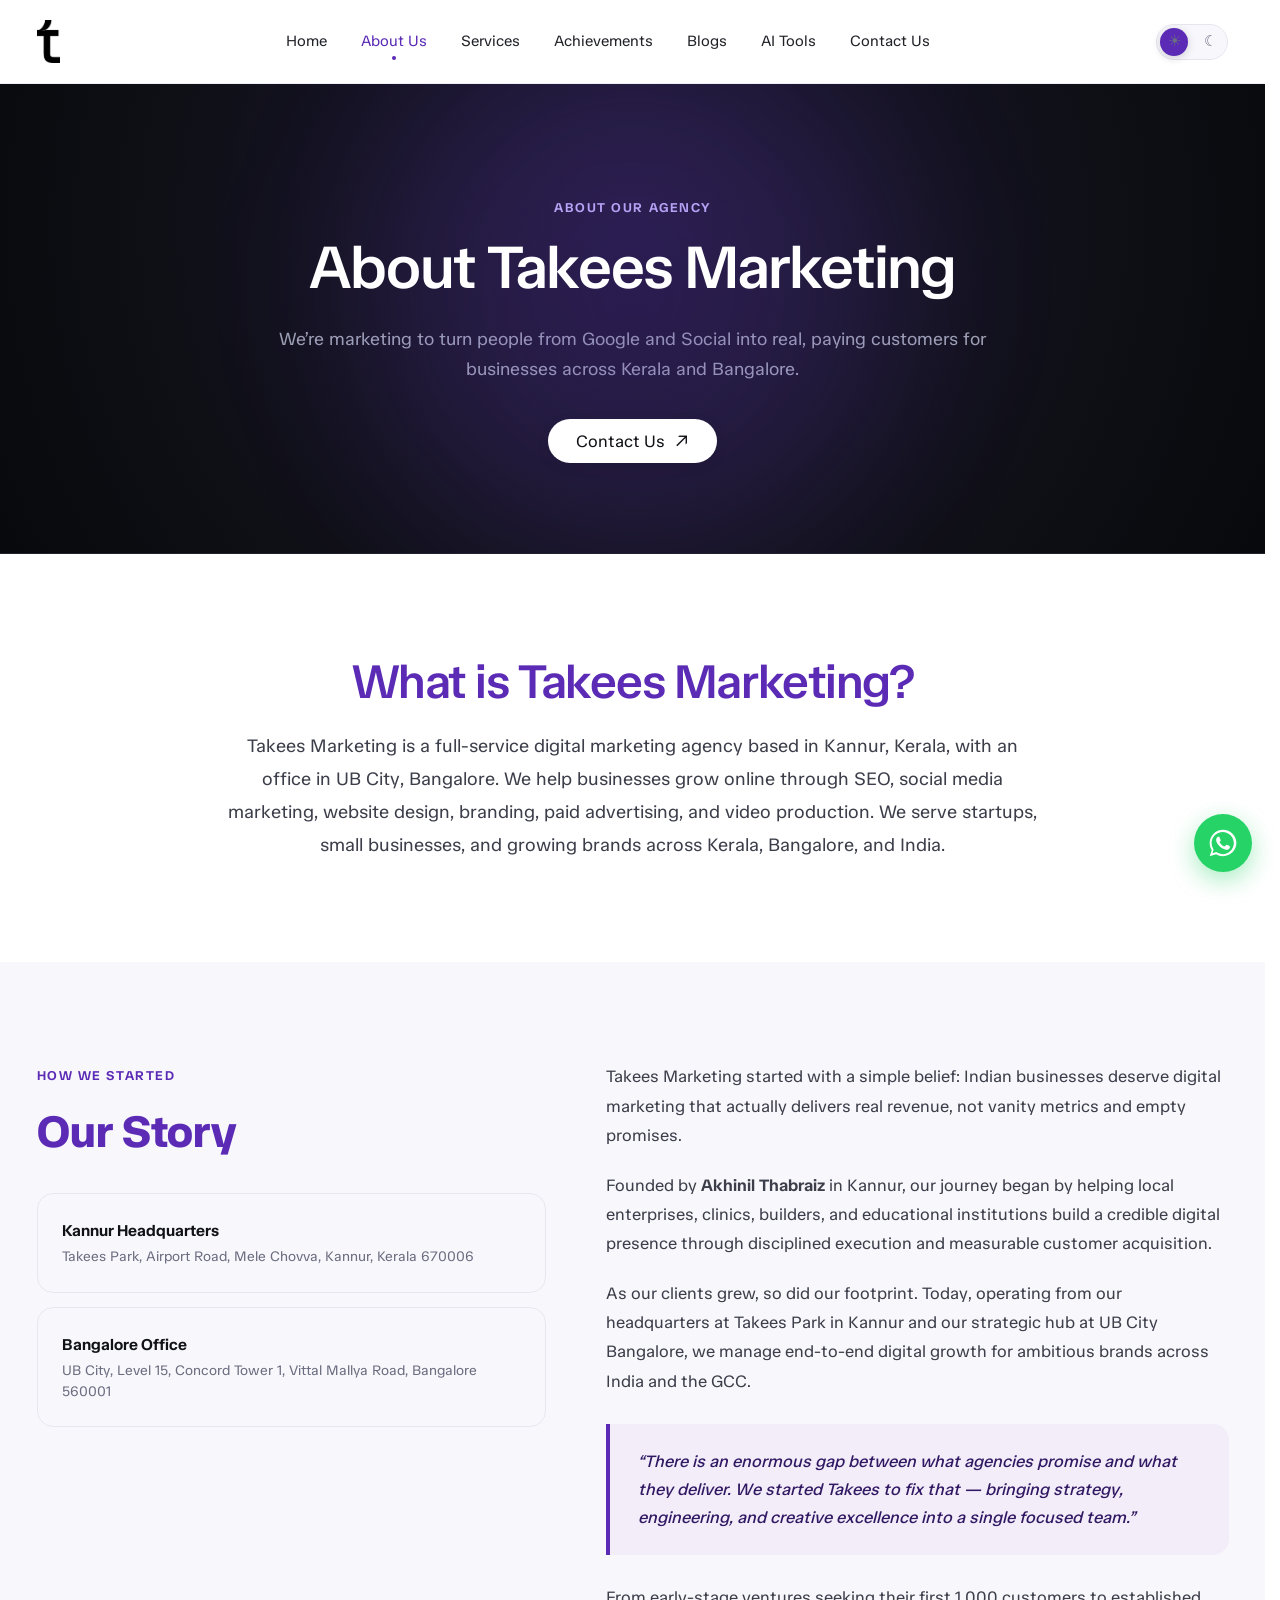
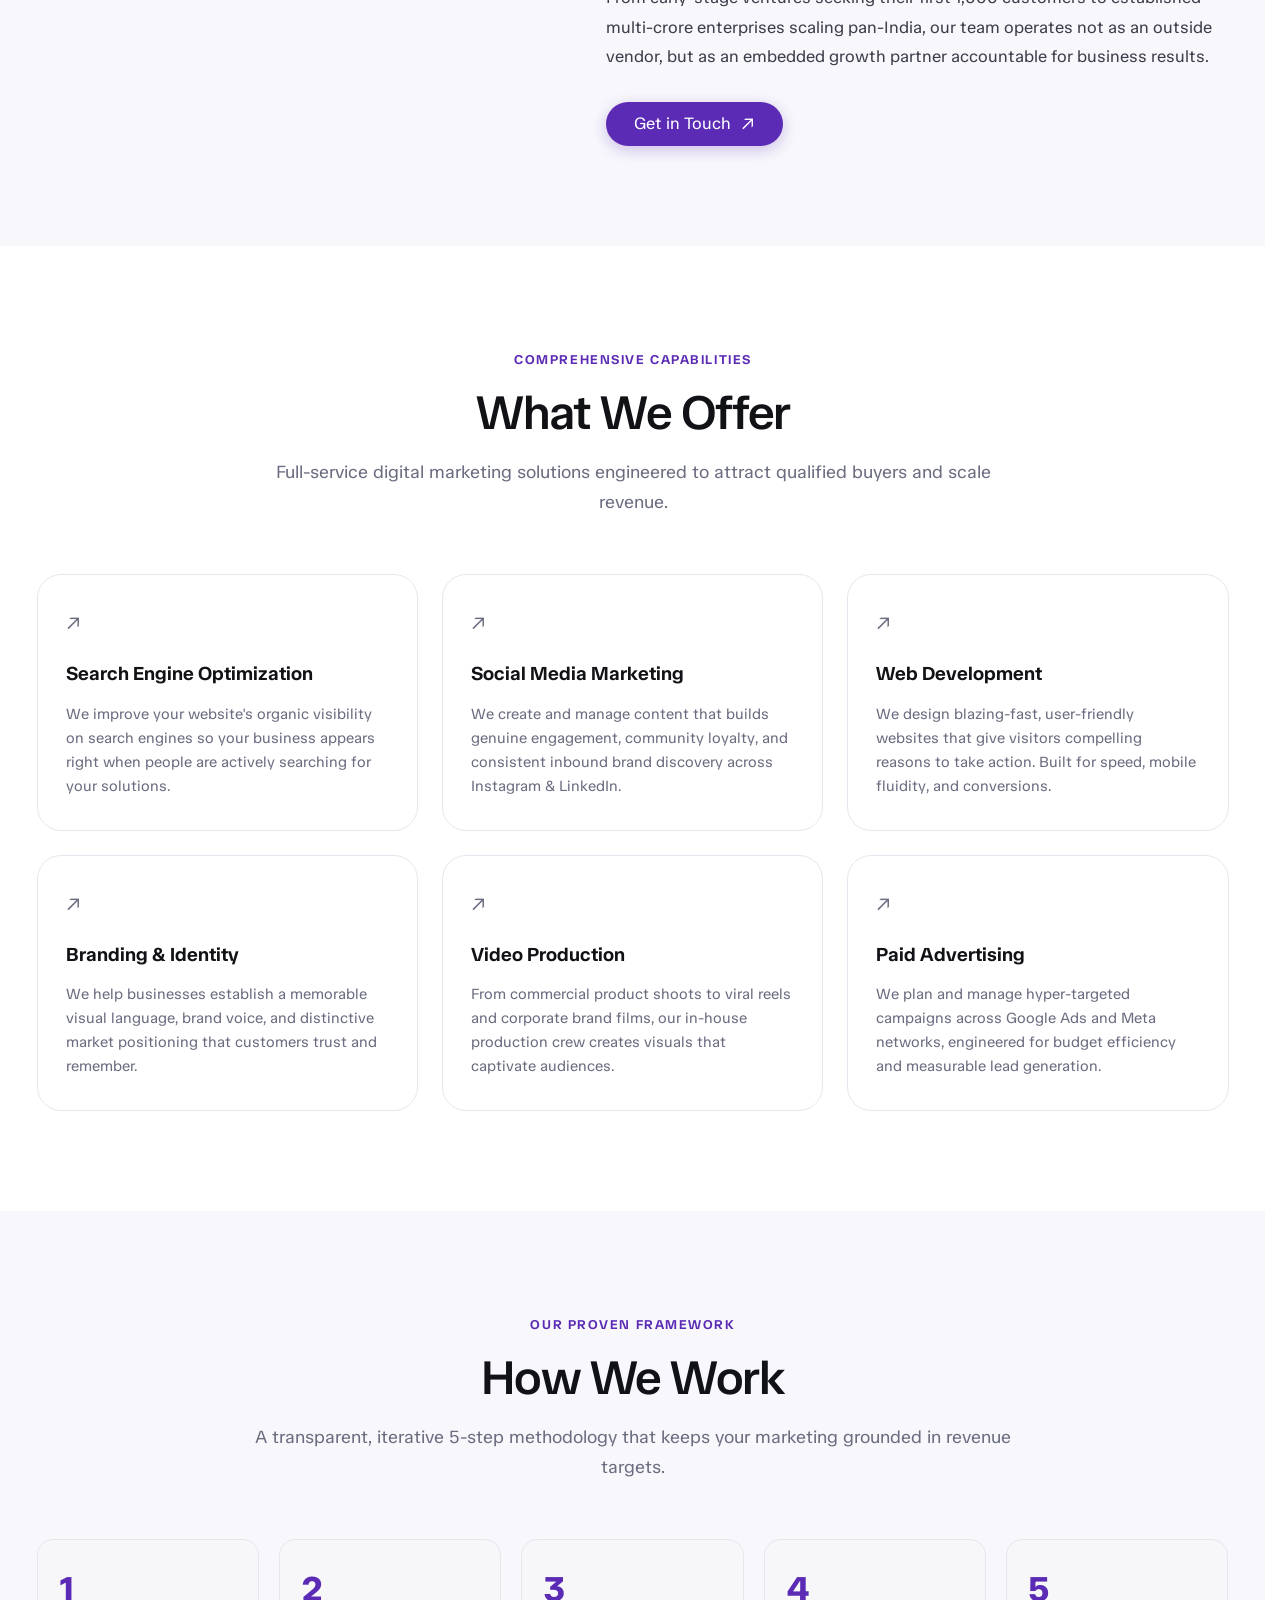
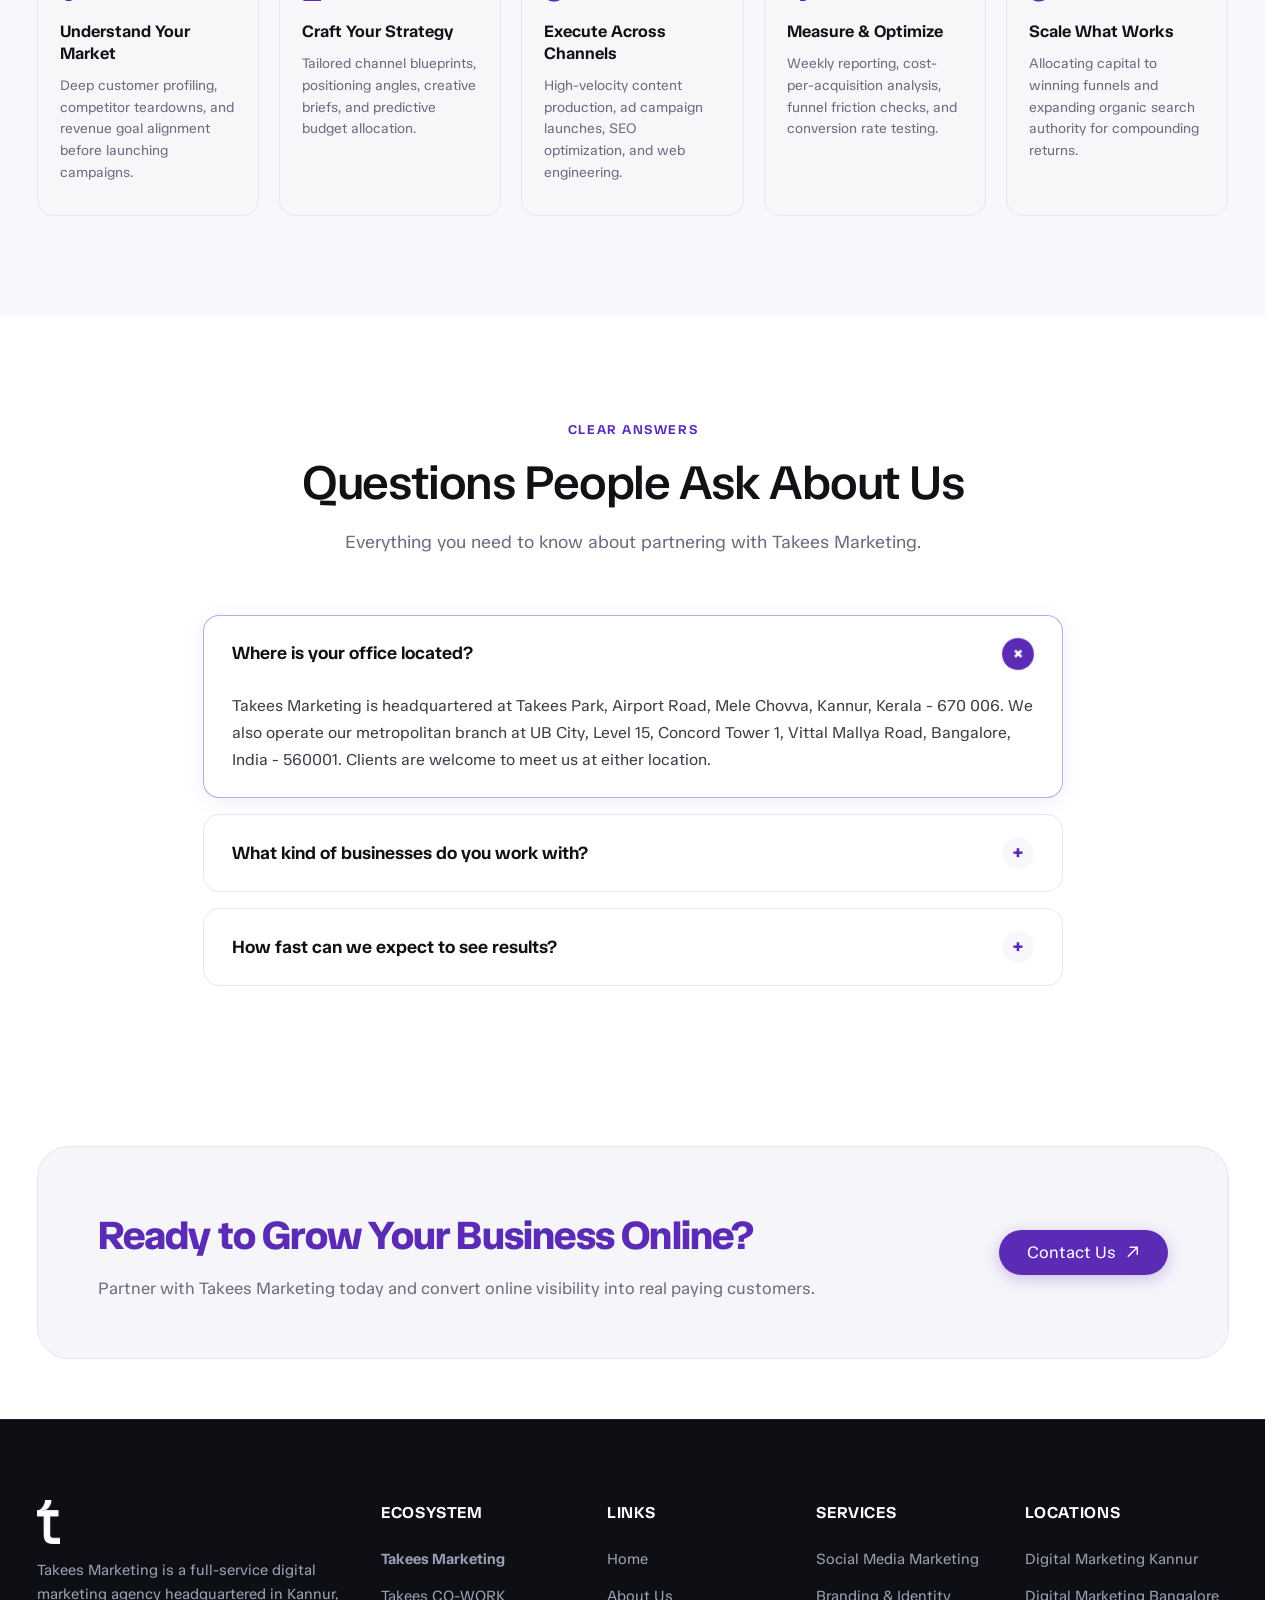
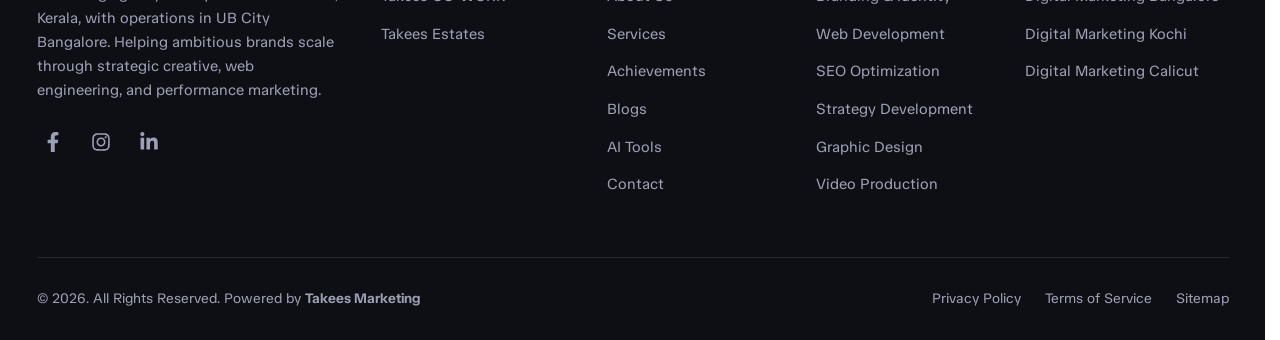
<file: about.html>
<!DOCTYPE html>
<html lang="en">

<head>
  <meta charset="UTF-8">
  <meta name="viewport" content="width=device-width, initial-scale=1.0">
  <title>About Takees Marketing | Digital Marketing Agency in Kannur & Bangalore</title>
  <meta name="description"
    content="Learn about Takees Marketing, our story, our 5-step growth methodology, and how our team helps businesses across Kerala and Bangalore turn digital traffic into paying customers.">
  <link rel="canonical" href="https://takees.in/about-takees-marketing/">

  <!-- Stylesheets -->
  <script src="js/theme-init.js"></script>
  <link rel="stylesheet" href="css/style.css">
  <link rel="stylesheet" href="css/responsive.css">

  <!-- Favicon -->
  <link rel="icon" type="image/svg+xml"
    href="data:image/svg+xml,<svg xmlns='http://www.w3.org/2000/svg' viewBox='0 0 32 32'><rect width='32' height='32' rx='8' fill='%235b2bb5'/><text x='16' y='22' fill='%23ffffff' font-size='18' font-weight='800' font-family='sans-serif' text-anchor='middle'>t</text></svg>">
</head>

<body>

  <!-- =========================================================================
       HEADER / NAVIGATION
       ========================================================================= -->
  <header class="site-header" id="siteHeader">
    <div class="container nav-container">
      <a href="index.html" class="brand-logo" aria-label="Takees Marketing Home"><img src="assets/Vector.png" alt="Takees Marketing"></a>

      <!-- Desktop Navigation -->
      <nav class="nav-menu" id="navMenu" aria-label="Main Navigation">
        <a href="index.html" class="nav-link">Home</a>
        <a href="about.html" class="nav-link active">About Us</a>
        <a href="services.html" class="nav-link">Services</a>
        <a href="achievements.html" class="nav-link">Achievements</a>
        <a href="blogs.html" class="nav-link">Blogs</a>
        <a href="ai-tools.html" class="nav-link">AI Tools</a>
        <a href="contact.html" class="nav-link">Contact Us</a>
      </nav>

      <!-- Mobile Hamburger Button -->
      <button class="theme-toggle" id="themeToggle" type="button" aria-label="Switch to dark mode" aria-pressed="false">
        <span class="theme-toggle-icon theme-toggle-sun" aria-hidden="true">&#9728;</span>
        <span class="theme-toggle-track" aria-hidden="true"><span class="theme-toggle-thumb"></span></span>
        <span class="theme-toggle-icon theme-toggle-moon" aria-hidden="true">&#9790;</span>
      </button>

      <button class="menu-toggle" id="menuToggle" aria-label="Toggle Navigation Menu" aria-expanded="false">
        <span></span>
        <span></span>
        <span></span>
      </button>
    </div>
  </header>

  <!-- =========================================================================
       HERO: ABOUT TAKEES MARKETING (DARK SECTION)
       ========================================================================= -->
  <section class="dark-hero" id="aboutHero">
    <div class="container">
      <span class="kicker kicker-light">ABOUT OUR AGENCY</span>
      <h1 class="section-title">About Takees Marketing</h1>
      <p class="section-subtitle">
        We’re marketing to turn people from Google and Social into real, paying customers for businesses across Kerala
        and Bangalore.
      </p>
      <a href="contact.html" class="btn btn-white">
        Contact Us <span class="btn-arrow-icon">↗</span>
      </a>
    </div>
  </section>

  <!-- =========================================================================
       WHAT IS TAKEES MARKETING?
       ========================================================================= -->
  <section class="section" id="whatIsTakees">
    <div class="container">
      <div class="what-is-takees">
        <h2 class="section-title">What is Takees Marketing?</h2>
        <p>
          Takees Marketing is a full-service digital marketing agency based in Kannur, Kerala, with an office in UB
          City, Bangalore. We help businesses grow online through SEO, social media marketing, website design, branding,
          paid advertising, and video production. We serve startups, small businesses, and growing brands across Kerala,
          Bangalore, and India.
        </p>
      </div>
    </div>
  </section>

  <!-- =========================================================================
       OUR STORY
       ========================================================================= -->
  <section class="section" style="background-color: var(--bg-subtle);" id="ourStory">
    <div class="container">
      <div class="our-story-grid">
        <div class="story-sidebar">
          <span class="kicker">HOW WE STARTED</span>
          <h2 class="story-title">Our Story</h2>

          <div class="office-card-badge">
            <div>
              <div class="office-card-title">Kannur Headquarters</div>
              <div class="office-card-desc">Takees Park, Airport Road, Mele Chovva, Kannur, Kerala 670006</div>
            </div>
          </div>

          <div class="office-card-badge" style="margin-top: 14px;">
            <div>
              <div class="office-card-title">Bangalore Office</div>
              <div class="office-card-desc">UB City, Level 15, Concord Tower 1, Vittal Mallya Road, Bangalore 560001
              </div>
            </div>
          </div>
        </div>

        <div class="story-content">
          <p>
            Takees Marketing started with a simple belief: Indian businesses deserve digital marketing that actually
            delivers real revenue, not vanity metrics and empty promises.
          </p>
          <p>
            Founded by <strong>Akhinil Thabraiz</strong> in Kannur, our journey began by helping local enterprises,
            clinics, builders, and educational institutions build a credible digital presence through disciplined
            execution and measurable customer acquisition.
          </p>
          <p>
            As our clients grew, so did our footprint. Today, operating from our headquarters at Takees Park in Kannur
            and our strategic hub at UB City Bangalore, we manage end-to-end digital growth for ambitious brands across
            India and the GCC.
          </p>

          <div class="story-quote-box">
            “There is an enormous gap between what agencies promise and what they deliver. We started Takees to fix that
            — bringing strategy, engineering, and creative excellence into a single focused team.”
          </div>

          <p>
            From early-stage ventures seeking their first 1,000 customers to established multi-crore enterprises scaling
            pan-India, our team operates not as an outside vendor, but as an embedded growth partner accountable for
            business results.
          </p>

          <a href="contact.html" class="btn btn-primary" style="margin-top: 10px;">
            Get in Touch <span class="btn-arrow-icon">↗</span>
          </a>
        </div>
      </div>
    </div>
  </section>

  <!-- =========================================================================
       WHAT WE OFFER (6 SERVICE CARDS)
       ========================================================================= -->
  <section class="section" id="whatWeOffer">
    <div class="container">
      <div class="section-title-wrap text-center">
        <span class="kicker">COMPREHENSIVE CAPABILITIES</span>
        <h2 class="section-title">What We Offer</h2>
        <p class="section-subtitle">
          Full-service digital marketing solutions engineered to attract qualified buyers and scale revenue.
        </p>
      </div>

      <div class="offer-grid-3">
        <!-- Card 1 -->
        <div class="offer-card">
          <div class="offer-card-top">
            <a href="services.html" class="offer-arrow" aria-label="View SEO service">↗</a>
          </div>
          <h3 class="offer-title">Search Engine Optimization</h3>
          <p class="offer-desc">
            We improve your website's organic visibility on search engines so your business appears right when people
            are actively searching for your solutions.
          </p>
        </div>

        <!-- Card 2 -->
        <div class="offer-card">
          <div class="offer-card-top">
            <a href="services.html" class="offer-arrow" aria-label="View Social Media service">↗</a>
          </div>
          <h3 class="offer-title">Social Media Marketing</h3>
          <p class="offer-desc">
            We create and manage content that builds genuine engagement, community loyalty, and consistent inbound brand
            discovery across Instagram &amp; LinkedIn.
          </p>
        </div>

        <!-- Card 3 -->
        <div class="offer-card">
          <div class="offer-card-top">
            <a href="services.html" class="offer-arrow" aria-label="View Web Development service">↗</a>
          </div>
          <h3 class="offer-title">Web Development</h3>
          <p class="offer-desc">
            We design blazing-fast, user-friendly websites that give visitors compelling reasons to take action. Built
            for speed, mobile fluidity, and conversions.
          </p>
        </div>

        <!-- Card 4 -->
        <div class="offer-card">
          <div class="offer-card-top">
            <a href="services.html" class="offer-arrow" aria-label="View Branding service">↗</a>
          </div>
          <h3 class="offer-title">Branding &amp; Identity</h3>
          <p class="offer-desc">
            We help businesses establish a memorable visual language, brand voice, and distinctive market positioning
            that customers trust and remember.
          </p>
        </div>

        <!-- Card 5 -->
        <div class="offer-card">
          <div class="offer-card-top">
            <a href="services.html" class="offer-arrow" aria-label="View Video Production service">↗</a>
          </div>
          <h3 class="offer-title">Video Production</h3>
          <p class="offer-desc">
            From commercial product shoots to viral reels and corporate brand films, our in-house production crew
            creates visuals that captivate audiences.
          </p>
        </div>

        <!-- Card 6 -->
        <div class="offer-card">
          <div class="offer-card-top">
            <a href="services.html" class="offer-arrow" aria-label="View Paid Advertising service">↗</a>
          </div>
          <h3 class="offer-title">Paid Advertising</h3>
          <p class="offer-desc">
            We plan and manage hyper-targeted campaigns across Google Ads and Meta networks, engineered for budget
            efficiency and measurable lead generation.
          </p>
        </div>
      </div>
    </div>
  </section>

  <!-- =========================================================================
       HOW WE WORK (5-STEP PROCESS)
       ========================================================================= -->
  <section class="section" style="background-color: var(--bg-subtle);" id="howWeWork">
    <div class="container">
      <div class="section-title-wrap text-center">
        <span class="kicker">OUR PROVEN FRAMEWORK</span>
        <h2 class="section-title">How We Work</h2>
        <p class="section-subtitle">
          A transparent, iterative 5-step methodology that keeps your marketing grounded in revenue targets.
        </p>
      </div>

      <div class="steps-grid-5">
        <div class="step-card">
          <div class="step-number">1</div>
          <h3 class="step-title">Understand Your Market</h3>
          <p class="step-desc">
            Deep customer profiling, competitor teardowns, and revenue goal alignment before launching campaigns.
          </p>
        </div>

        <div class="step-card">
          <div class="step-number">2</div>
          <h3 class="step-title">Craft Your Strategy</h3>
          <p class="step-desc">
            Tailored channel blueprints, positioning angles, creative briefs, and predictive budget allocation.
          </p>
        </div>

        <div class="step-card">
          <div class="step-number">3</div>
          <h3 class="step-title">Execute Across Channels</h3>
          <p class="step-desc">
            High-velocity content production, ad campaign launches, SEO optimization, and web engineering.
          </p>
        </div>

        <div class="step-card">
          <div class="step-number">4</div>
          <h3 class="step-title">Measure &amp; Optimize</h3>
          <p class="step-desc">
            Weekly reporting, cost-per-acquisition analysis, funnel friction checks, and conversion rate testing.
          </p>
        </div>

        <div class="step-card">
          <div class="step-number">5</div>
          <h3 class="step-title">Scale What Works</h3>
          <p class="step-desc">
            Allocating capital to winning funnels and expanding organic search authority for compounding returns.
          </p>
        </div>
      </div>
    </div>
  </section>

  <!-- =========================================================================
       QUESTIONS PEOPLE ASK ABOUT US (FAQ)
       ========================================================================= -->
  <section class="faq-section" id="aboutFaq">
    <div class="container">
      <div class="section-title-wrap text-center">
        <span class="kicker">CLEAR ANSWERS</span>
        <h2 class="section-title">Questions People Ask About Us</h2>
        <p class="section-subtitle">Everything you need to know about partnering with Takees Marketing.</p>
      </div>

      <div class="faq-list">
        <div class="faq-item active">
          <button class="faq-question" aria-expanded="true">
            <span>Where is your office located?</span>
            <span class="faq-icon">+</span>
          </button>
          <div class="faq-answer">
            Takees Marketing is headquartered at Takees Park, Airport Road, Mele Chovva, Kannur, Kerala - 670 006. We
            also operate our metropolitan branch at UB City, Level 15, Concord Tower 1, Vittal Mallya Road, Bangalore,
            India - 560001. Clients are welcome to meet us at either location.
          </div>
        </div>

        <div class="faq-item">
          <button class="faq-question" aria-expanded="false">
            <span>What kind of businesses do you work with?</span>
            <span class="faq-icon">+</span>
          </button>
          <div class="faq-answer">
            We partner with ambitious startups, retail chains, medical clinics, educational institutions, real estate
            builders, and B2B services looking to build sustainable lead generation engines and establish dominant
            market presence.
          </div>
        </div>

        <div class="faq-item">
          <button class="faq-question" aria-expanded="false">
            <span>How fast can we expect to see results?</span>
            <span class="faq-icon">+</span>
          </button>
          <div class="faq-answer">
            Performance advertising (Meta and Google Ads) begins generating inquiries within 48 to 72 hours of launch.
            Organic search engine optimization and branding typically compound within 3 to 6 months, delivering
            evergreen inbound leads.
          </div>
        </div>
      </div>
    </div>
  </section>

  <!-- =========================================================================
       READY TO GROW LIGHT CTA BANNER
       ========================================================================= -->
  <section class="section-sm" id="readyToGrow">
    <div class="container">
      <div class="cta-banner-light">
        <div>
          <h2 class="cta-banner-light-title">Ready to Grow Your Business Online?</h2>
          <p class="cta-banner-light-desc">
            Partner with Takees Marketing today and convert online visibility into real paying customers.
          </p>
        </div>
        <div>
          <a href="contact.html" class="btn btn-primary">
            Contact Us <span class="btn-arrow-icon">↗</span>
          </a>
        </div>
      </div>
    </div>
  </section>

  <!-- =========================================================================
       FOOTER
       ========================================================================= -->
  <footer class="site-footer" id="siteFooter">
    <div class="container">
      <div class="footer-top">
        <!-- Col 1: Brand -->
        <div class="footer-brand">
          <a href="index.html" class="brand-logo" aria-label="Takees Marketing Home"><img src="assets/Vector.png" alt="Takees Marketing"></a>
          <p class="footer-desc">
            Takees Marketing is a full-service digital marketing agency headquartered in Kannur, Kerala, with operations
            in UB City Bangalore. Helping ambitious brands scale through strategic creative, web engineering, and
            performance marketing.
          </p>
          <div class="footer-social-links" aria-label="Takees social media">
            <a href="https://www.facebook.com/share/1Bzk7uZRUZ/" class="footer-social-link" target="_blank"
              rel="noopener noreferrer" aria-label="Facebook">
              <svg viewBox="0 0 320 512" aria-hidden="true" focusable="false">
                <path d="M279.14 288l14.22-92.66h-88.91v-60.13c0-25.35 12.42-50.06 52.24-50.06h40.42V6.26S260.43 0 225.36 0c-73.22 0-121.08 44.38-121.08 124.72v70.62H22.89V288h81.39v224h100.17V288z" />
              </svg>
            </a>
            <a href="https://www.instagram.com/takees.in?stkn=MTE3eTA4NGY0emdpNw==" class="footer-social-link" target="_blank"
              rel="noopener noreferrer" aria-label="Instagram">
              <svg viewBox="0 0 448 512" aria-hidden="true" focusable="false">
                <path d="M224.1 141c-63.6 0-114.9 51.3-114.9 114.9s51.3 114.9 114.9 114.9S339 319.5 339 255.9 287.7 141 224.1 141zm0 189.6c-41.1 0-74.7-33.5-74.7-74.7s33.5-74.7 74.7-74.7 74.7 33.5 74.7 74.7-33.6 74.7-74.7 74.7zm146.4-194.3c0 14.9-12 26.8-26.8 26.8-14.9 0-26.8-12-26.8-26.8s12-26.8 26.8-26.8 26.8 12 26.8 26.8zm76.1 27.2c-1.7-35.9-9.9-67.7-36.2-93.9-26.2-26.2-58-34.4-93.9-36.2-37-2.1-147.9-2.1-184.9 0-35.8 1.7-67.6 9.9-93.9 36.1s-34.4 58-36.2 93.9c-2.1 37-2.1 147.9 0 184.9 1.7 35.9 9.9 67.7 36.2 93.9s58 34.4 93.9 36.2c37 2.1 147.9 2.1 184.9 0 35.9-1.7 67.7-9.9 93.9-36.2 26.2-26.2 34.4-58 36.2-93.9 2.1-37 2.1-147.8 0-184.8zM398.8 388c-7.8 19.6-22.9 34.7-42.6 42.6-29.5 11.7-99.5 9-132.1 9s-102.7 2.6-132.1-9c-19.6-7.8-34.7-22.9-42.6-42.6-11.7-29.5-9-99.5-9-132.1s-2.6-102.7 9-132.1c7.8-19.6 22.9-34.7 42.6-42.6 29.5-11.7 99.5-9 132.1-9s102.7-2.6 132.1 9c19.6 7.8 34.7 22.9 42.6 42.6 11.7 29.5 9 99.5 9 132.1z" />
              </svg>
            </a>
            <a href="https://www.linkedin.com/company/takees/" class="footer-social-link" target="_blank"
              rel="noopener noreferrer" aria-label="LinkedIn">
              <svg viewBox="0 0 448 512" aria-hidden="true" focusable="false">
                <path d="M100.28 448H7.4V148.9h92.88zM53.79 108.1C24.09 108.1 0 83.5 0 53.8a53.79 53.79 0 0 1 107.58 0c0 29.7-24.1 54.3-53.79 54.3zM447.9 448h-92.68V302.4c0-34.7-.7-79.2-48.29-79.2-48.3 0-55.7 37.7-55.7 76.7V448h-92.78V148.9h89.08v40.8h1.3c12.4-23.5 42.7-48.3 87.9-48.3 94 0 111.3 61.9 111.3 142.3V448z" />
              </svg>
            </a>
          </div>
        </div>

        <!-- Col 2: Takees Ecosystem -->
        <div>
          <h4 class="footer-col-title">ECOSYSTEM</h4>
          <ul class="footer-links">
            <li><a href="index.html" class="footer-link"><strong>Takees Marketing</strong></a></li>
            <li><a href="https://takeescowork.com/" class="footer-link" target="_blank" rel="noopener noreferrer">Takees CO-WORK</a></li>
            <li><a href="https://takeesestates.com/" class="footer-link" target="_blank" rel="noopener noreferrer">Takees Estates</a></li>
          </ul>
        </div>

        <!-- Col 3: Quick Links -->
        <div>
          <h4 class="footer-col-title">LINKS</h4>
          <ul class="footer-links">
            <li><a href="index.html" class="footer-link">Home</a></li>
            <li><a href="about.html" class="footer-link">About Us</a></li>
            <li><a href="services.html" class="footer-link">Services</a></li>
            <li><a href="achievements.html" class="footer-link">Achievements</a></li>
            <li><a href="blogs.html" class="footer-link">Blogs</a></li>
            <li><a href="ai-tools.html" class="footer-link">AI Tools</a></li>
            <li><a href="contact.html" class="footer-link">Contact</a></li>
          </ul>
        </div>

        <!-- Col 4: Services -->
        <div>
          <h4 class="footer-col-title">SERVICES</h4>
          <ul class="footer-links">
            <li><a href="services.html#social-media" class="footer-link">Social Media Marketing</a></li>
            <li><a href="services.html#branding" class="footer-link">Branding &amp; Identity</a></li>
            <li><a href="services.html#web-dev" class="footer-link">Web Development</a></li>
            <li><a href="services.html#seo" class="footer-link">SEO Optimization</a></li>
            <li><a href="services.html#strategy" class="footer-link">Strategy Development</a></li>
            <li><a href="services.html#graphic-design" class="footer-link">Graphic Design</a></li>
            <li><a href="services.html#video-production" class="footer-link">Video Production</a></li>
          </ul>
        </div>

        <!-- Col 5: Locations -->
        <div>
          <h4 class="footer-col-title">LOCATIONS</h4>
          <ul class="footer-links">
            <li><a href="contact.html#whereToFind" class="footer-link">Digital Marketing Kannur</a></li>
            <li><a href="contact.html#whereToFind" class="footer-link">Digital Marketing Bangalore</a></li>
            <li><a href="contact.html#whereToFind" class="footer-link">Digital Marketing Kochi</a></li>
            <li><a href="contact.html#whereToFind" class="footer-link">Digital Marketing Calicut</a></li>
          </ul>
        </div>
      </div>

      <div class="footer-bottom">
        <div>
          &copy; 2026. All Rights Reserved. Powered by <strong>Takees Marketing</strong>
        </div>
        <div class="footer-legal-links">
          <span>Privacy Policy</span>
          <span>Terms of Service</span>
          <span>Sitemap</span>
        </div>
      </div>
    </div>
  </footer>

  <!-- Floating WhatsApp -->
  <a href="https://wa.me/918137890091?text=Hi%20Takees%20Marketing%2C%20I%27m%20interested%20in%20your%20services.%20I%27d%20like%20to%20know%20more%20about%20how%20you%20can%20help%20my%20business."
    class="floating-whatsapp" target="_blank" rel="noopener noreferrer"
    aria-label="Chat with Takees Marketing on WhatsApp">
    <svg viewBox="0 0 24 24" aria-hidden="true">
      <path
        d="M12.031 2C6.495 2 2 6.495 2 12.031c0 1.97.57 3.81 1.558 5.373L2 22l4.773-1.523c1.51.91 3.266 1.434 5.258 1.434 5.536 0 10.031-4.495 10.031-10.031C22.062 6.495 17.567 2 12.031 2zm0 18.375c-1.745 0-3.37-.5-4.75-1.37l-.34-.21-2.83.9.91-2.75-.22-.35a8.293 8.293 0 0 1-1.36-4.564c0-4.6 3.74-8.34 8.34-8.34 4.6 0 8.34 3.74 8.34 8.34 0 4.6-3.74 8.34-8.34 8.34zm4.56-6.24c-.25-.13-1.48-.73-1.71-.81-.23-.08-.4-.13-.57.13-.17.25-.66.81-.81.98-.15.17-.3.19-.55.06-.25-.13-1.06-.39-2.02-1.25-.75-.67-1.25-1.5-1.4-1.75-.15-.25-.02-.39.11-.51.11-.11.25-.29.38-.44.13-.15.17-.25.25-.42.08-.17.04-.32-.02-.45-.06-.13-.57-1.37-.78-1.88-.2-.49-.41-.43-.57-.43h-.48c-.17 0-.45.06-.69.32-.23.25-.9.88-.9 2.15s.92 2.5 1.05 2.67c.13.17 1.81 2.76 4.39 3.87.61.26 1.09.42 1.46.54.62.2 1.18.17 1.63.1.5-.07 1.48-.61 1.69-1.2.21-.59.21-1.1.15-1.2-.06-.1-.23-.17-.48-.29z" />
    </svg>
    <span class="tooltip">Chat with us on WhatsApp</span>
  </a>

  <!-- JavaScript -->
  <script src="js/main.js"></script>
</body>

</html>
</file>
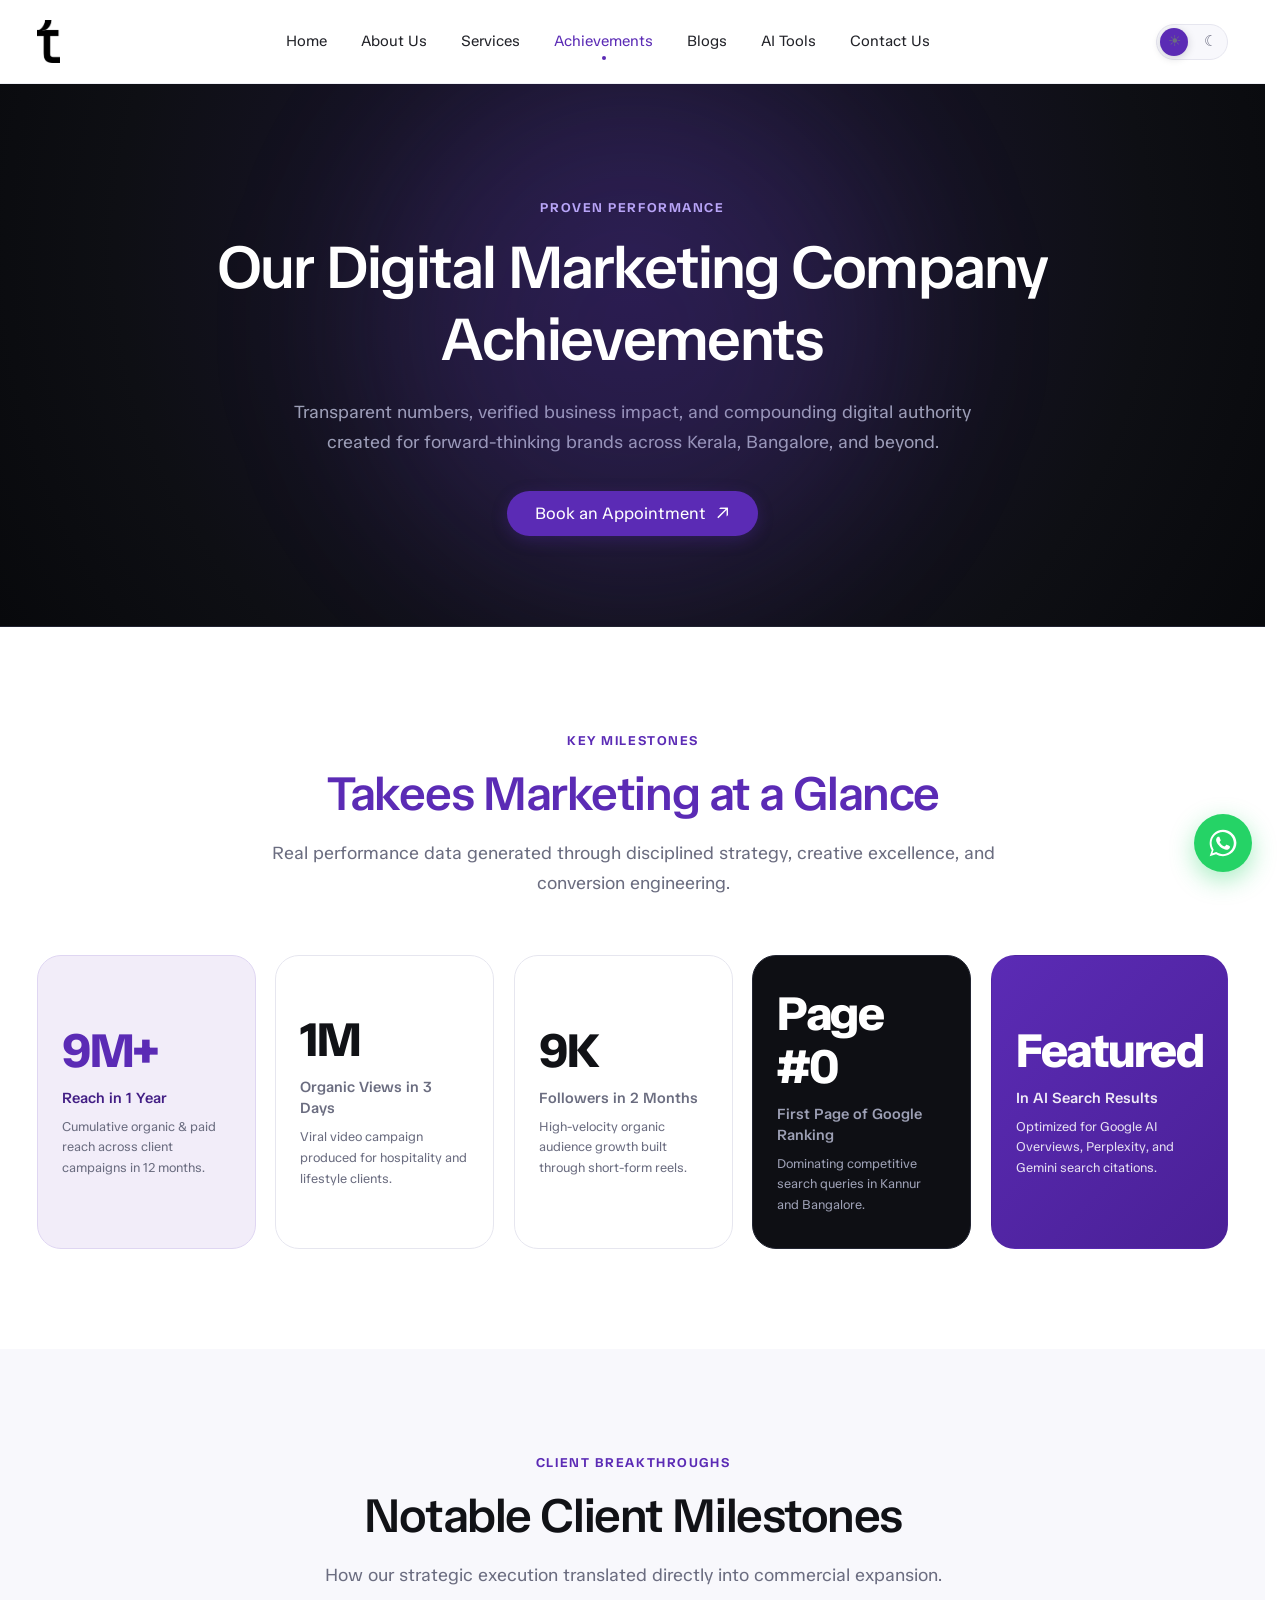
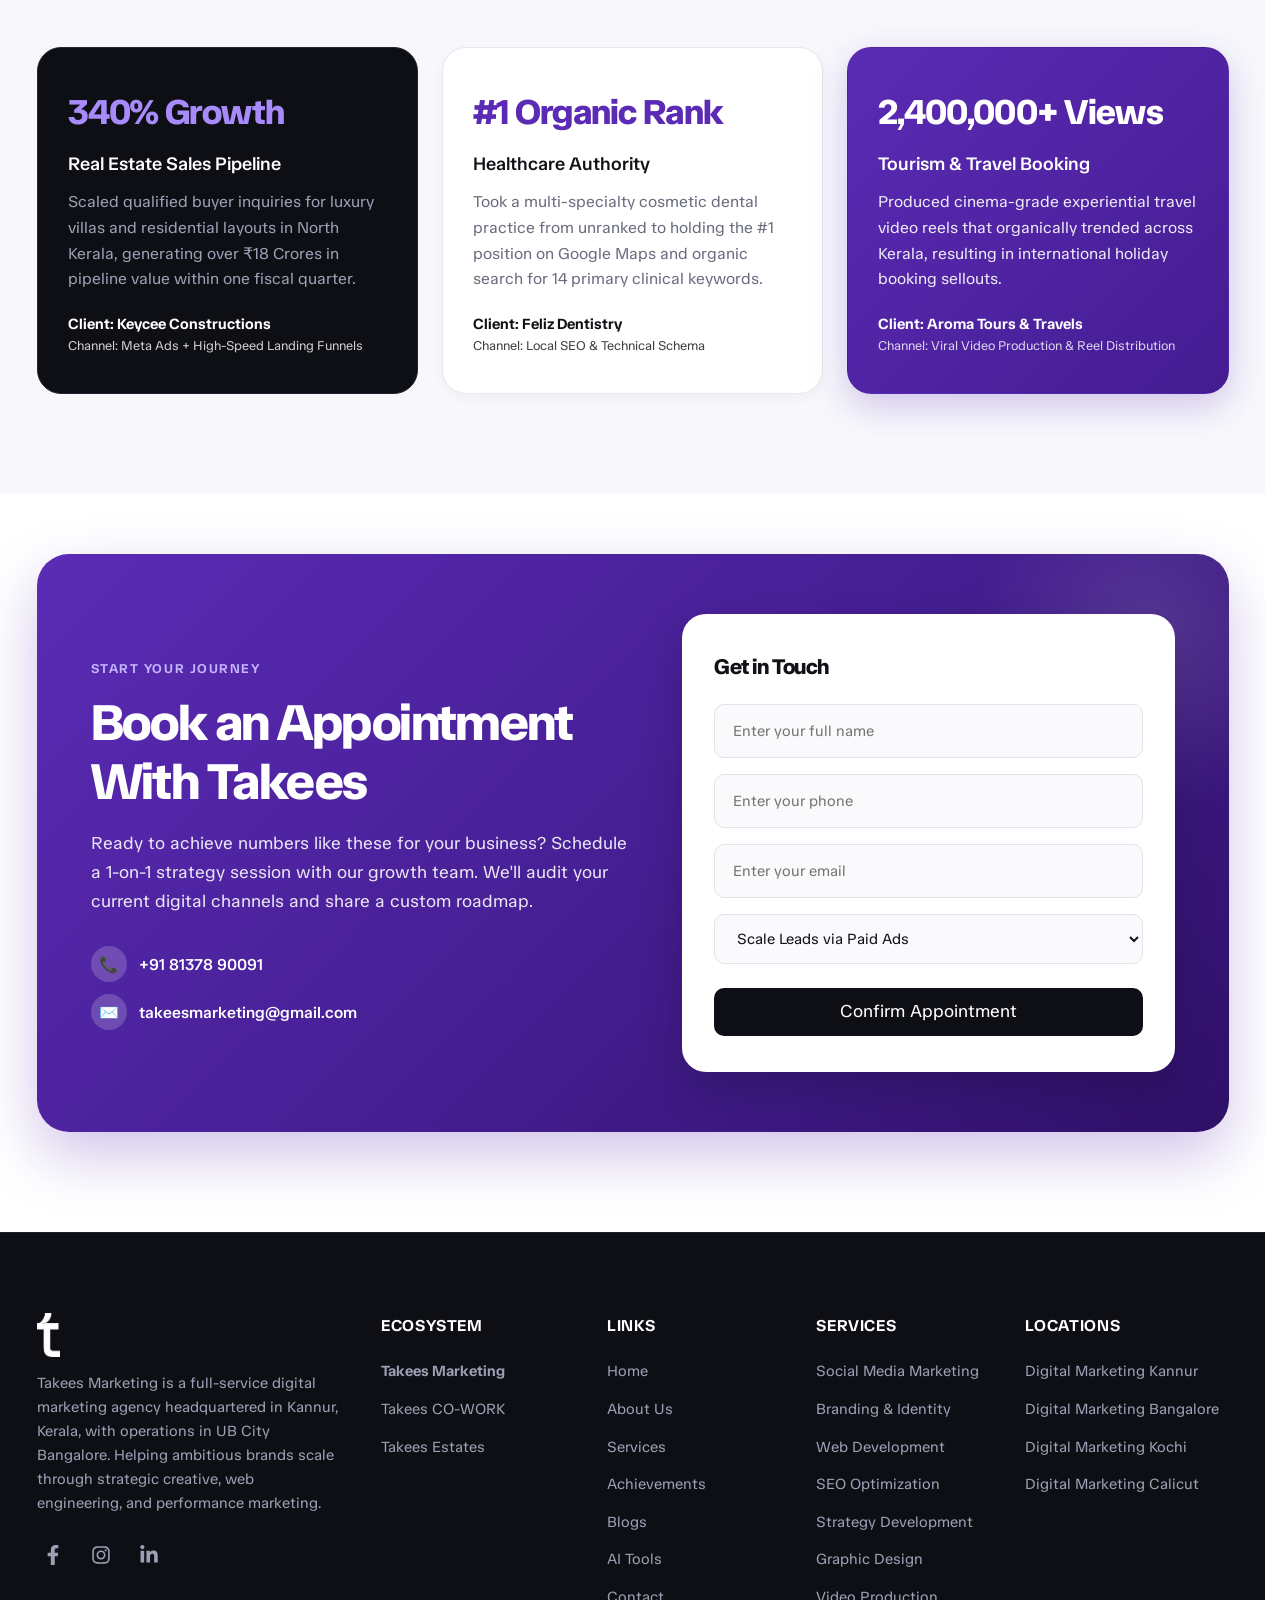
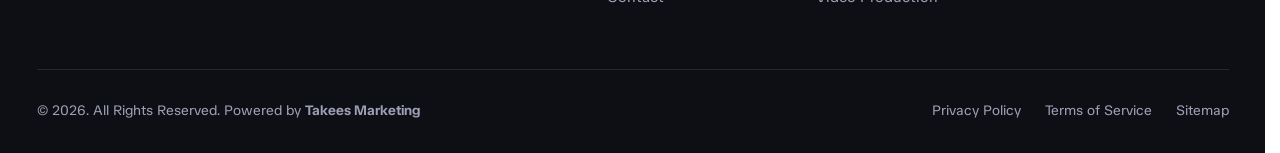
<file: achievements.html>
<!DOCTYPE html>
<html lang="en">

<head>
  <meta charset="UTF-8">
  <meta name="viewport" content="width=device-width, initial-scale=1.0">
  <title>Our Digital Marketing Company Achievements | Takees Marketing</title>
  <meta name="description"
    content="Explore Takees Marketing achievements: 10M+ reach in 1 year, 2M organic views in 3 days, 10K followers in 2 months, Page 1 Google rankings, and AI search visibility.">
  <link rel="canonical" href="https://takees.in/digital-marketing-company-achievements/">

  <!-- Stylesheets -->
  <script src="js/theme-init.js"></script>
  <link rel="stylesheet" href="css/style.css">
  <link rel="stylesheet" href="css/responsive.css">

  <!-- Favicon -->
  <link rel="icon" type="image/svg+xml"
    href="data:image/svg+xml,<svg xmlns='http://www.w3.org/2000/svg' viewBox='0 0 32 32'><rect width='32' height='32' rx='8' fill='%235b2bb5'/><text x='16' y='22' fill='%23ffffff' font-size='18' font-weight='800' font-family='sans-serif' text-anchor='middle'>t</text></svg>">
</head>

<body>

  <!-- =========================================================================
       HEADER / NAVIGATION
       ========================================================================= -->
  <header class="site-header" id="siteHeader">
    <div class="container nav-container">
      <a href="index.html" class="brand-logo" aria-label="Takees Marketing Home"><img src="assets/Vector.png" alt="Takees Marketing"></a>

      <!-- Desktop Navigation -->
      <nav class="nav-menu" id="navMenu" aria-label="Main Navigation">
        <a href="index.html" class="nav-link">Home</a>
        <a href="about.html" class="nav-link">About Us</a>
        <a href="services.html" class="nav-link">Services</a>
        <a href="achievements.html" class="nav-link active">Achievements</a>
        <a href="blogs.html" class="nav-link">Blogs</a>
        <a href="ai-tools.html" class="nav-link">AI Tools</a>
        <a href="contact.html" class="nav-link">Contact Us</a>
      </nav>

      <!-- Mobile Hamburger Button -->
      <button class="theme-toggle" id="themeToggle" type="button" aria-label="Switch to dark mode" aria-pressed="false">
        <span class="theme-toggle-icon theme-toggle-sun" aria-hidden="true">&#9728;</span>
        <span class="theme-toggle-track" aria-hidden="true"><span class="theme-toggle-thumb"></span></span>
        <span class="theme-toggle-icon theme-toggle-moon" aria-hidden="true">&#9790;</span>
      </button>

      <button class="menu-toggle" id="menuToggle" aria-label="Toggle Navigation Menu" aria-expanded="false">
        <span></span>
        <span></span>
        <span></span>
      </button>
    </div>
  </header>

  <!-- =========================================================================
       HERO: ACHIEVEMENTS
       ========================================================================= -->
  <section class="dark-hero" id="achievementsHero">
    <div class="container container-narrow">
      <span class="kicker kicker-light">PROVEN PERFORMANCE</span>
      <h1 class="section-title">Our Digital Marketing Company Achievements</h1>
      <p class="section-subtitle">
        Transparent numbers, verified business impact, and compounding digital authority created for forward-thinking
        brands across Kerala, Bangalore, and beyond.
      </p>
      <a href="#appointmentForm" class="btn btn-primary">
        Book an Appointment <span class="btn-arrow-icon">↗</span>
      </a>
    </div>
  </section>

  <!-- =========================================================================
       TAKEES MARKETING AT A GLANCE (STAT CARDS)
       ========================================================================= -->
  <section class="section" id="glance">
    <div class="container">
      <div class="section-title-wrap text-center">
        <span class="kicker">KEY MILESTONES</span>
        <h2 class="section-title text-purple">Takees Marketing at a Glance</h2>
        <p class="section-subtitle">
          Real performance data generated through disciplined strategy, creative excellence, and conversion engineering.
        </p>
      </div>

      <div class="stats-grid-5">
        <!-- 10M+ Reach -->
        <div class="stat-card stat-purple-light">
          <div class="stat-number">10M+</div>
          <div class="stat-label">Reach in 1 Year</div>
          <p style="font-size: 0.8125rem; color: var(--text-muted); margin-top: 8px;">
            Cumulative organic &amp; paid reach across client campaigns in 12 months.
          </p>
        </div>

        <!-- 2M Views -->
        <div class="stat-card stat-white">
          <div class="stat-number">2M</div>
          <div class="stat-label">Organic Views in 3 Days</div>
          <p style="font-size: 0.8125rem; color: var(--text-muted); margin-top: 8px;">
            Viral video campaign produced for hospitality and lifestyle clients.
          </p>
        </div>

        <!-- 10K Followers -->
        <div class="stat-card stat-white">
          <div class="stat-number">10K</div>
          <div class="stat-label">Followers in 2 Months</div>
          <p style="font-size: 0.8125rem; color: var(--text-muted); margin-top: 8px;">
            High-velocity organic audience growth built through short-form reels.
          </p>
        </div>

        <!-- First Page Google -->
        <div class="stat-card stat-dark">
          <div class="stat-number">Page #1</div>
          <div class="stat-label">First Page of Google Ranking</div>
          <p style="font-size: 0.8125rem; color: var(--dark-muted); margin-top: 8px;">
            Dominating competitive search queries in Kannur and Bangalore.
          </p>
        </div>

        <!-- Featured in AI -->
        <div class="stat-card stat-purple">
          <div class="stat-number">Featured</div>
          <div class="stat-label">In AI Search Results</div>
          <p style="font-size: 0.8125rem; color: rgba(255,255,255,0.85); margin-top: 8px;">
            Optimized for Google AI Overviews, Perplexity, and Gemini search citations.
          </p>
        </div>
      </div>
    </div>
  </section>

  <!-- =========================================================================
       DETAILED CASE ACHIEVEMENTS
       ========================================================================= -->
  <section class="section" style="background-color: var(--bg-subtle);" id="milestones">
    <div class="container">
      <div class="section-title-wrap text-center">
        <span class="kicker">CLIENT BREAKTHROUGHS</span>
        <h2 class="section-title">Notable Client Milestones</h2>
        <p class="section-subtitle">How our strategic execution translated directly into commercial expansion.</p>
      </div>

      <div class="proof-grid-3">
        <div class="proof-card card-dark">
          <div>
            <div class="proof-metric">340% Growth</div>
            <h4 style="font-size: 1.15rem; margin-bottom: 10px; color: #fff;">Real Estate Sales Pipeline</h4>
            <p class="proof-quote">
              Scaled qualified buyer inquiries for luxury villas and residential layouts in North Kerala, generating
              over ₹18 Crores in pipeline value within one fiscal quarter.
            </p>
          </div>
          <div>
            <div class="proof-author">Client: Keycee Constructions</div>
            <div class="proof-company">Channel: Meta Ads + High-Speed Landing Funnels</div>
          </div>
        </div>

        <div class="proof-card card-white">
          <div>
            <div class="proof-metric">#1 Organic Rank</div>
            <h4 style="font-size: 1.15rem; margin-bottom: 10px; color: var(--text-main);">Healthcare Authority</h4>
            <p class="proof-quote">
              Took a multi-specialty cosmetic dental practice from unranked to holding the #1 position on Google Maps
              and organic search for 14 primary clinical keywords.
            </p>
          </div>
          <div>
            <div class="proof-author">Client: Feliz Dentistry</div>
            <div class="proof-company">Channel: Local SEO &amp; Technical Schema</div>
          </div>
        </div>

        <div class="proof-card card-purple">
          <div>
            <div class="proof-metric">2,400,000+ Views</div>
            <h4 style="font-size: 1.15rem; margin-bottom: 10px; color: #fff;">Tourism &amp; Travel Booking</h4>
            <p class="proof-quote">
              Produced cinema-grade experiential travel video reels that organically trended across Kerala, resulting in
              international holiday booking sellouts.
            </p>
          </div>
          <div>
            <div class="proof-author">Client: Aroma Tours &amp; Travels</div>
            <div class="proof-company">Channel: Viral Video Production &amp; Reel Distribution</div>
          </div>
        </div>
      </div>
    </div>
  </section>

  <!-- =========================================================================
       BOOK AN APPOINTMENT / CONTACT FORM SECTION
       ========================================================================= -->
  <section class="cta-form-section" id="appointmentForm">
    <div class="container">
      <div class="cta-form-banner">
        <div>
          <span class="kicker kicker-light">START YOUR JOURNEY</span>
          <h2 class="cta-banner-title">Book an Appointment With Takees</h2>
          <p class="cta-banner-desc">
            Ready to achieve numbers like these for your business? Schedule a 1-on-1 strategy session with our growth
            team. We'll audit your current digital channels and share a custom roadmap.
          </p>

          <div class="cta-direct-links">
            <a href="tel:+918137890091" class="direct-link-item">
              <span>📞</span> +91 81378 90091
            </a>
            <a href="mailto:takeesmarketing@gmail.com" class="direct-link-item">
              <span>✉️</span> takeesmarketing@gmail.com
            </a>
          </div>
        </div>

        <!-- Appointment Form Card -->
        <div class="form-card-white">
          <h3 class="form-title">Get in Touch</h3>
          <form class="contact-form" id="achievementForm" novalidate>
            <div class="form-group">
              <label for="achName" class="sr-only" style="display:none;">Full Name</label>
              <input type="text" id="achName" name="name" class="form-control" placeholder="Enter your full name"
                required>
            </div>
            <div class="form-group">
              <label for="achPhone" class="sr-only" style="display:none;">Phone Number</label>
              <input type="tel" id="achPhone" name="phone" class="form-control" placeholder="Enter your phone" required>
            </div>
            <div class="form-group">
              <label for="achEmail" class="sr-only" style="display:none;">Email Address</label>
              <input type="email" id="achEmail" name="email" class="form-control" placeholder="Enter your email"
                required>
            </div>
            <div class="form-group">
              <label for="achGoal" class="sr-only" style="display:none;">Primary Goal</label>
              <select id="achGoal" name="goal" class="form-control">
                <option value="Scale Leads via Paid Ads" selected>Scale Leads via Paid Ads</option>
                <option value="Rank #1 on Google (SEO)">Rank #1 on Google (SEO)</option>
                <option value="Social Media Brand Building">Social Media Brand Building</option>
                <option value="High-Converting Website">High-Converting Website</option>
                <option value="Complete Digital Strategy">Complete Digital Strategy</option>
              </select>
            </div>
            <button type="submit" class="btn btn-form-submit">Confirm Appointment</button>
            <div class="form-feedback" aria-live="polite"></div>
          </form>
        </div>
      </div>
    </div>
  </section>

  <!-- =========================================================================
       FOOTER (DARK)
       ========================================================================= -->
  <footer class="site-footer" id="siteFooter">
    <div class="container">
      <div class="footer-top">
        <div class="footer-brand">
          <a href="index.html" class="brand-logo" aria-label="Takees Marketing Home"><img src="assets/Vector.png" alt="Takees Marketing"></a>
          <p class="footer-desc">
            Takees Marketing is a full-service digital marketing agency headquartered in Kannur, Kerala, with operations
            in UB City Bangalore. Helping ambitious brands scale through strategic creative, web engineering, and
            performance marketing.
          </p>
          <div class="footer-social-links" aria-label="Takees social media">
            <a href="https://www.facebook.com/share/1Bzk7uZRUZ/" class="footer-social-link" target="_blank"
              rel="noopener noreferrer" aria-label="Facebook">
              <svg viewBox="0 0 320 512" aria-hidden="true" focusable="false">
                <path d="M279.14 288l14.22-92.66h-88.91v-60.13c0-25.35 12.42-50.06 52.24-50.06h40.42V6.26S260.43 0 225.36 0c-73.22 0-121.08 44.38-121.08 124.72v70.62H22.89V288h81.39v224h100.17V288z" />
              </svg>
            </a>
            <a href="https://www.instagram.com/takees.in?stkn=MTE3eTA4NGY0emdpNw==" class="footer-social-link" target="_blank"
              rel="noopener noreferrer" aria-label="Instagram">
              <svg viewBox="0 0 448 512" aria-hidden="true" focusable="false">
                <path d="M224.1 141c-63.6 0-114.9 51.3-114.9 114.9s51.3 114.9 114.9 114.9S339 319.5 339 255.9 287.7 141 224.1 141zm0 189.6c-41.1 0-74.7-33.5-74.7-74.7s33.5-74.7 74.7-74.7 74.7 33.5 74.7 74.7-33.6 74.7-74.7 74.7zm146.4-194.3c0 14.9-12 26.8-26.8 26.8-14.9 0-26.8-12-26.8-26.8s12-26.8 26.8-26.8 26.8 12 26.8 26.8zm76.1 27.2c-1.7-35.9-9.9-67.7-36.2-93.9-26.2-26.2-58-34.4-93.9-36.2-37-2.1-147.9-2.1-184.9 0-35.8 1.7-67.6 9.9-93.9 36.1s-34.4 58-36.2 93.9c-2.1 37-2.1 147.9 0 184.9 1.7 35.9 9.9 67.7 36.2 93.9s58 34.4 93.9 36.2c37 2.1 147.9 2.1 184.9 0 35.9-1.7 67.7-9.9 93.9-36.2 26.2-26.2 34.4-58 36.2-93.9 2.1-37 2.1-147.8 0-184.8zM398.8 388c-7.8 19.6-22.9 34.7-42.6 42.6-29.5 11.7-99.5 9-132.1 9s-102.7 2.6-132.1-9c-19.6-7.8-34.7-22.9-42.6-42.6-11.7-29.5-9-99.5-9-132.1s-2.6-102.7 9-132.1c7.8-19.6 22.9-34.7 42.6-42.6 29.5-11.7 99.5-9 132.1-9s102.7-2.6 132.1 9c19.6 7.8 34.7 22.9 42.6 42.6 11.7 29.5 9 99.5 9 132.1z" />
              </svg>
            </a>
            <a href="https://www.linkedin.com/company/takees/" class="footer-social-link" target="_blank"
              rel="noopener noreferrer" aria-label="LinkedIn">
              <svg viewBox="0 0 448 512" aria-hidden="true" focusable="false">
                <path d="M100.28 448H7.4V148.9h92.88zM53.79 108.1C24.09 108.1 0 83.5 0 53.8a53.79 53.79 0 0 1 107.58 0c0 29.7-24.1 54.3-53.79 54.3zM447.9 448h-92.68V302.4c0-34.7-.7-79.2-48.29-79.2-48.3 0-55.7 37.7-55.7 76.7V448h-92.78V148.9h89.08v40.8h1.3c12.4-23.5 42.7-48.3 87.9-48.3 94 0 111.3 61.9 111.3 142.3V448z" />
              </svg>
            </a>
          </div>
        </div>

        <div>
          <h4 class="footer-col-title">ECOSYSTEM</h4>
          <ul class="footer-links">
            <li><a href="index.html" class="footer-link"><strong>Takees Marketing</strong></a></li>
            <li><a href="https://takeescowork.com/" class="footer-link" target="_blank" rel="noopener noreferrer">Takees CO-WORK</a></li>
            <li><a href="https://takeesestates.com/" class="footer-link" target="_blank" rel="noopener noreferrer">Takees Estates</a></li>
          </ul>
        </div>

        <div>
          <h4 class="footer-col-title">LINKS</h4>
          <ul class="footer-links">
            <li><a href="index.html" class="footer-link">Home</a></li>
            <li><a href="about.html" class="footer-link">About Us</a></li>
            <li><a href="services.html" class="footer-link">Services</a></li>
            <li><a href="achievements.html" class="footer-link">Achievements</a></li>
            <li><a href="blogs.html" class="footer-link">Blogs</a></li>
            <li><a href="ai-tools.html" class="footer-link">AI Tools</a></li>
            <li><a href="contact.html" class="footer-link">Contact</a></li>
          </ul>
        </div>

        <!-- Col 4: Services -->
        <div>
          <h4 class="footer-col-title">SERVICES</h4>
          <ul class="footer-links">
            <li><a href="services.html#social-media" class="footer-link">Social Media Marketing</a></li>
            <li><a href="services.html#branding" class="footer-link">Branding &amp; Identity</a></li>
            <li><a href="services.html#web-dev" class="footer-link">Web Development</a></li>
            <li><a href="services.html#seo" class="footer-link">SEO Optimization</a></li>
            <li><a href="services.html#strategy" class="footer-link">Strategy Development</a></li>
            <li><a href="services.html#graphic-design" class="footer-link">Graphic Design</a></li>
            <li><a href="services.html#video-production" class="footer-link">Video Production</a></li>
          </ul>
        </div>

        <!-- Col 5: Locations -->
        <div>
          <h4 class="footer-col-title">LOCATIONS</h4>
          <ul class="footer-links">
            <li><a href="contact.html#whereToFind" class="footer-link">Digital Marketing Kannur</a></li>
            <li><a href="contact.html#whereToFind" class="footer-link">Digital Marketing Bangalore</a></li>
            <li><a href="contact.html#whereToFind" class="footer-link">Digital Marketing Kochi</a></li>
            <li><a href="contact.html#whereToFind" class="footer-link">Digital Marketing Calicut</a></li>
          </ul>
        </div>
      </div>

      <div class="footer-bottom">
        <div>
          &copy; 2026. All Rights Reserved. Powered by <strong>Takees Marketing</strong>
        </div>
        <div class="footer-legal-links">
          <span>Privacy Policy</span>
          <span>Terms of Service</span>
          <span>Sitemap</span>
        </div>
      </div>
    </div>
  </footer>

  <!-- Floating WhatsApp -->
  <a href="https://wa.me/918137890091?text=Hi%20Takees%20Marketing%2C%20I%27m%20interested%20in%20your%20services.%20I%27d%20like%20to%20know%20more%20about%20how%20you%20can%20help%20my%20business."
    class="floating-whatsapp" target="_blank" rel="noopener noreferrer"
    aria-label="Chat with Takees Marketing on WhatsApp">
    <svg viewBox="0 0 24 24" aria-hidden="true">
      <path
        d="M12.031 2C6.495 2 2 6.495 2 12.031c0 1.97.57 3.81 1.558 5.373L2 22l4.773-1.523c1.51.91 3.266 1.434 5.258 1.434 5.536 0 10.031-4.495 10.031-10.031C22.062 6.495 17.567 2 12.031 2zm0 18.375c-1.745 0-3.37-.5-4.75-1.37l-.34-.21-2.83.9.91-2.75-.22-.35a8.293 8.293 0 0 1-1.36-4.564c0-4.6 3.74-8.34 8.34-8.34 4.6 0 8.34 3.74 8.34 8.34 0 4.6-3.74 8.34-8.34 8.34zm4.56-6.24c-.25-.13-1.48-.73-1.71-.81-.23-.08-.4-.13-.57.13-.17.25-.66.81-.81.98-.15.17-.3.19-.55.06-.25-.13-1.06-.39-2.02-1.25-.75-.67-1.25-1.5-1.4-1.75-.15-.25-.02-.39.11-.51.11-.11.25-.29.38-.44.13-.15.17-.25.25-.42.08-.17.04-.32-.02-.45-.06-.13-.57-1.37-.78-1.88-.2-.49-.41-.43-.57-.43h-.48c-.17 0-.45.06-.69.32-.23.25-.9.88-.9 2.15s.92 2.5 1.05 2.67c.13.17 1.81 2.76 4.39 3.87.61.26 1.09.42 1.46.54.62.2 1.18.17 1.63.1.5-.07 1.48-.61 1.69-1.2.21-.59.21-1.1.15-1.2-.06-.1-.23-.17-.48-.29z" />
    </svg>
    <span class="tooltip">Chat with us on WhatsApp</span>
  </a>

  <!-- JavaScript -->
  <script src="js/main.js"></script>
</body>

</html>
</file>
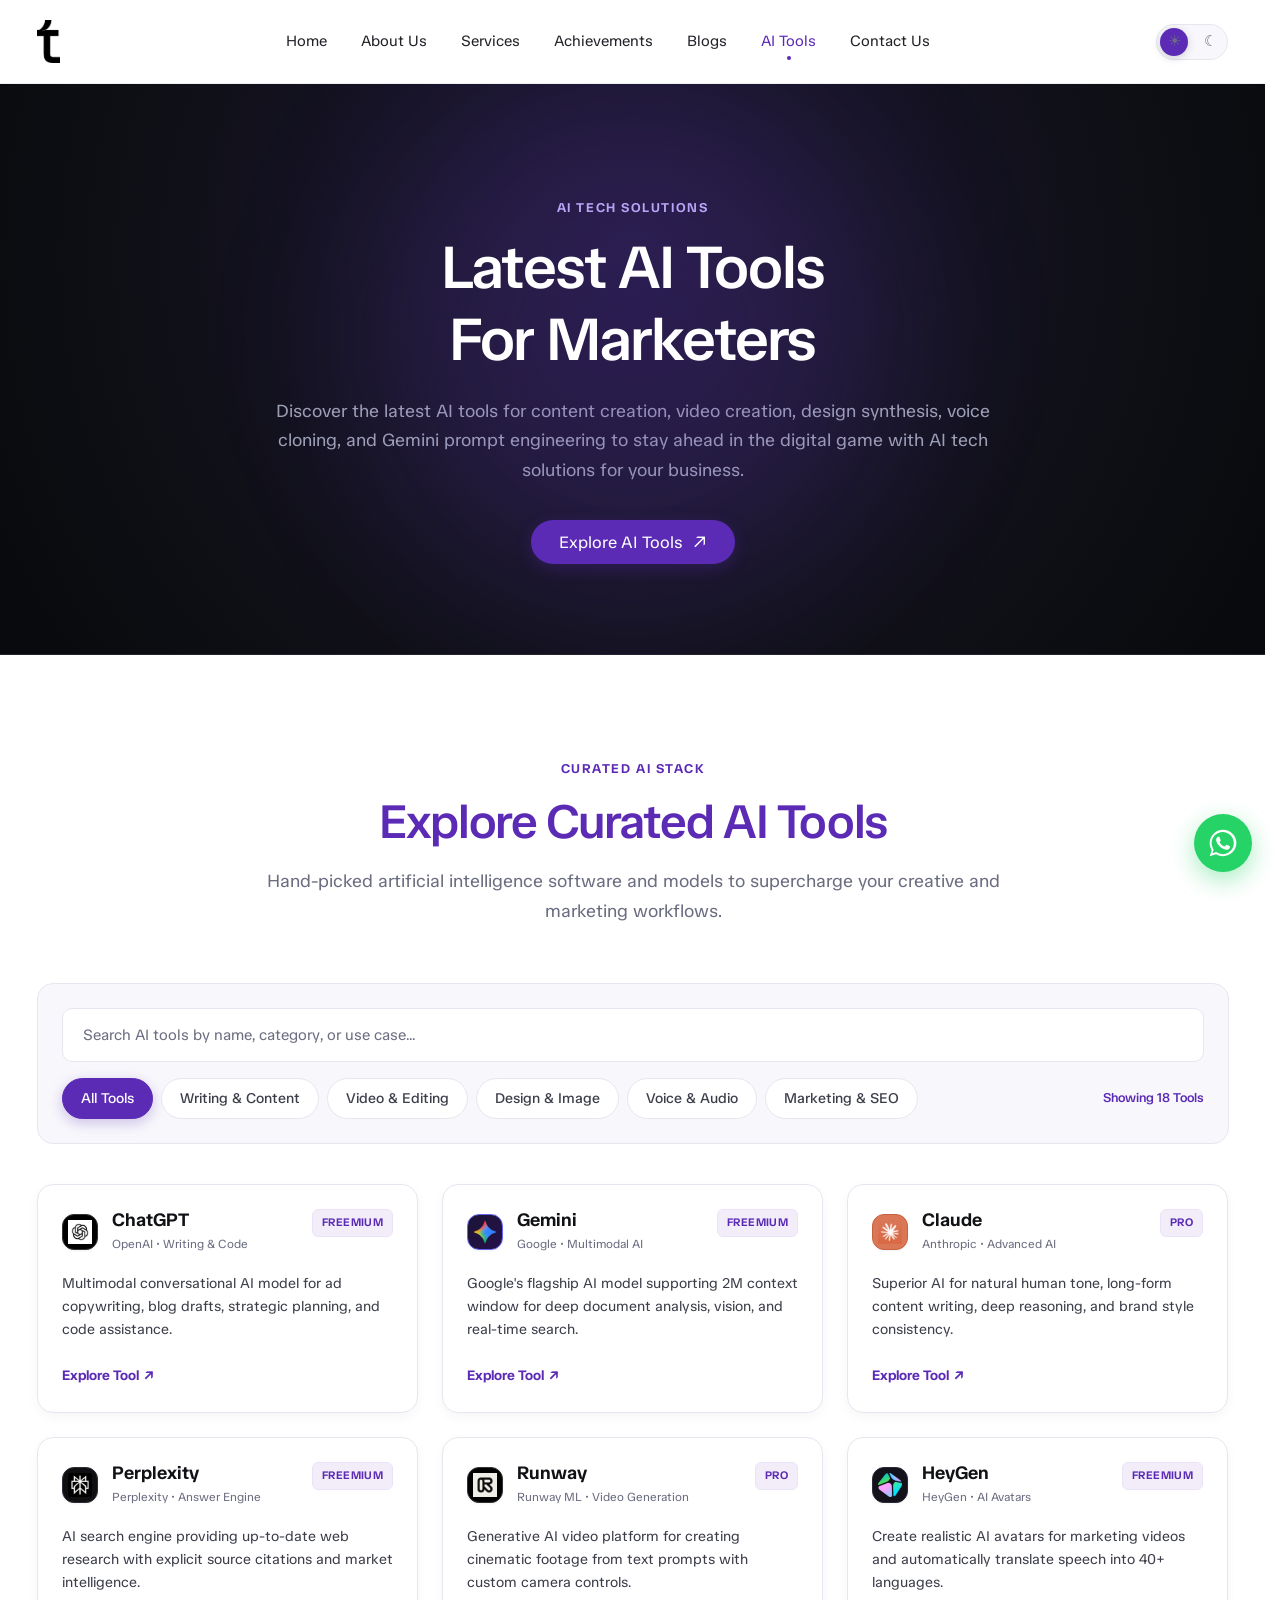
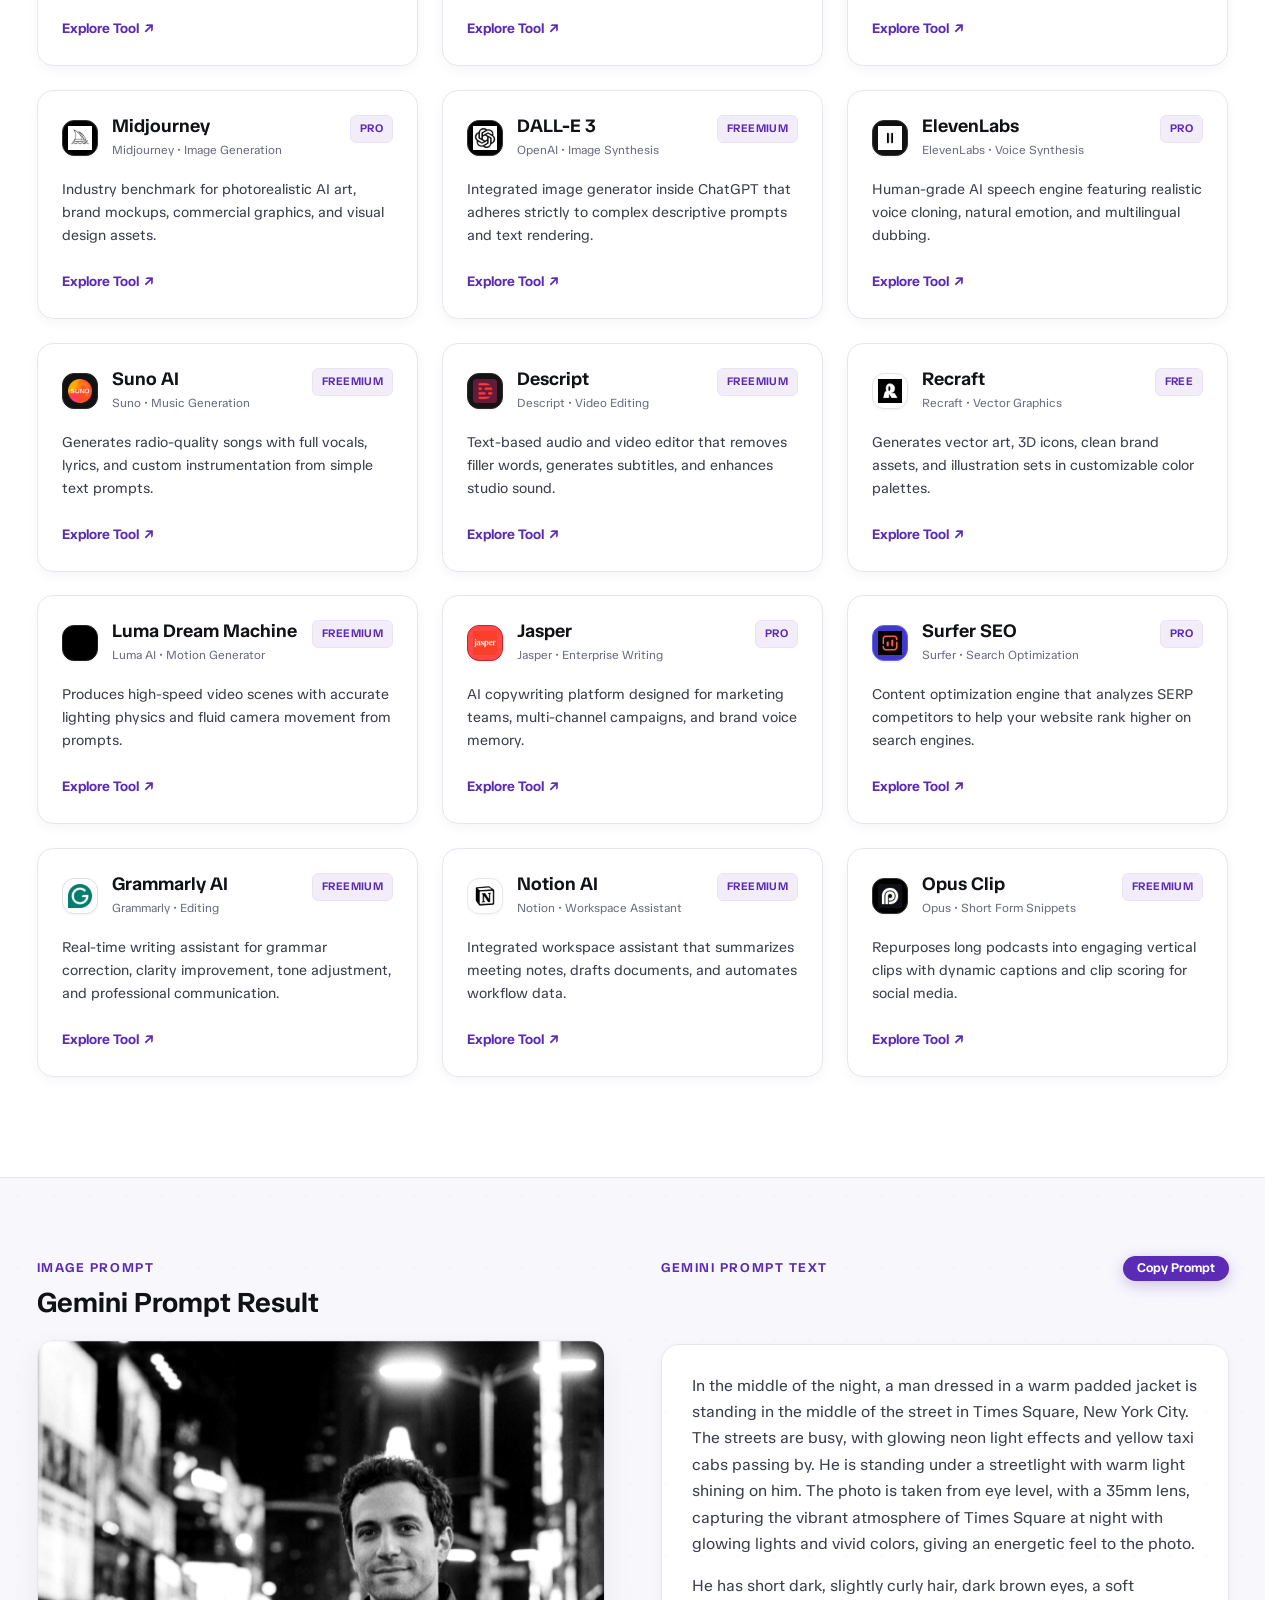
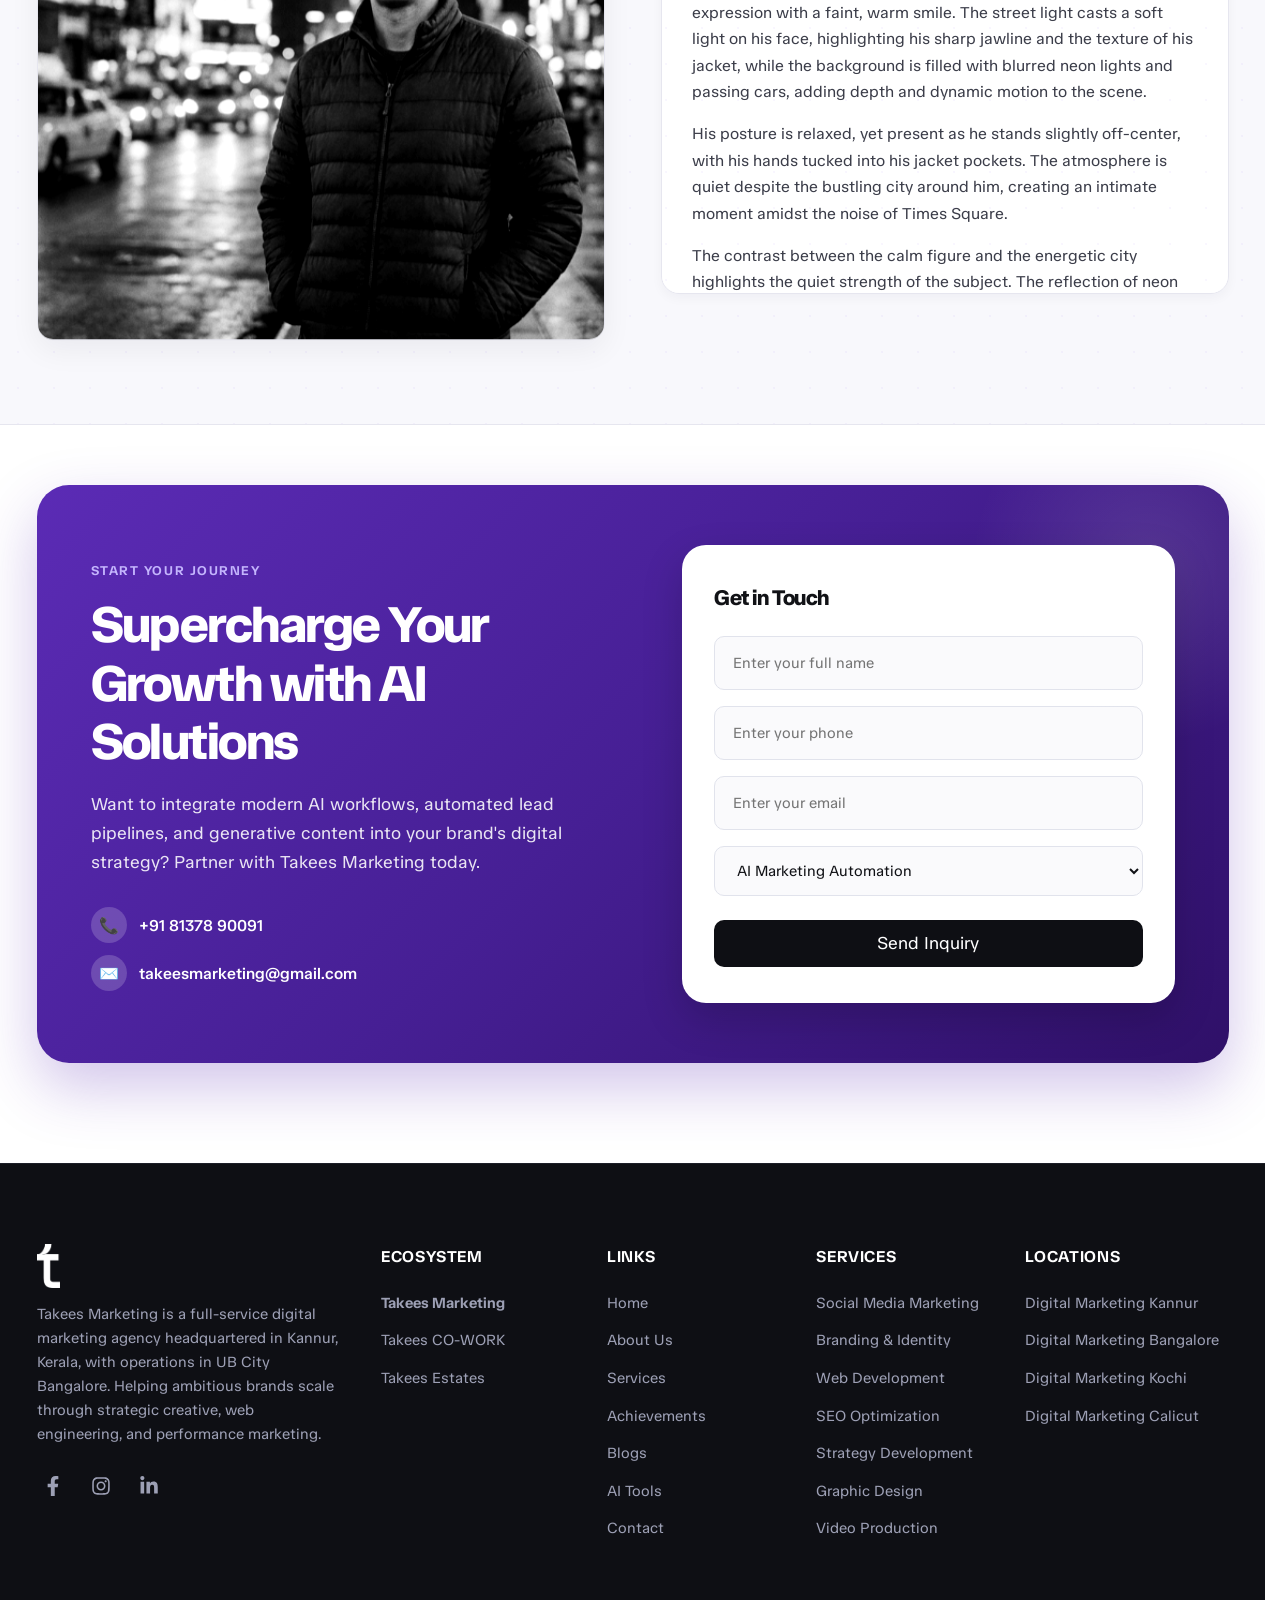
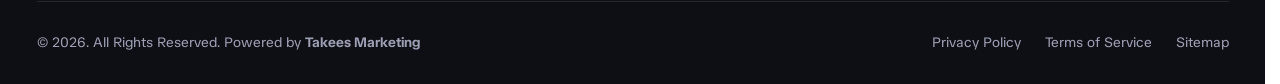
<file: ai-tools.html>
<!DOCTYPE html>
<html lang="en">

<head>
  <meta charset="UTF-8">
  <meta name="viewport" content="width=device-width, initial-scale=1.0">
  <title>Latest AI Tools For Marketers | Takees Marketing</title>
  <meta name="description"
    content="Discover the latest AI tools for modern marketers: Content creation, video generation, design synthesis, voice cloning, and Gemini prompt engineering.">
  <link rel="canonical" href="https://takees.in/ai-tools/">

  <!-- Stylesheets -->
  <script src="js/theme-init.js"></script>
  <link rel="stylesheet" href="css/style.css">
  <link rel="stylesheet" href="css/responsive.css">

  <!-- Favicon -->
  <link rel="icon" type="image/svg+xml"
    href="data:image/svg+xml,<svg xmlns='http://www.w3.org/2000/svg' viewBox='0 0 32 32'><rect width='32' height='32' rx='8' fill='%235b2bb5'/><text x='16' y='22' fill='%23ffffff' font-size='18' font-weight='800' font-family='sans-serif' text-anchor='middle'>t</text></svg>">
</head>

<body>

  <!-- Toast Notification element -->
  <div class="ai-toast" id="aiToast">Copied to clipboard!</div>

  <!-- =========================================================================
       HEADER / NAVIGATION (STANDARD MATCHING ALL OTHER PAGES)
       ========================================================================= -->
  <header class="site-header" id="siteHeader">
    <div class="container nav-container">
      <a href="index.html" class="brand-logo" aria-label="Takees Marketing Home"><img src="assets/Vector.png" alt="Takees Marketing"></a>

      <!-- Desktop Navigation -->
      <nav class="nav-menu" id="navMenu" aria-label="Main Navigation">
        <a href="index.html" class="nav-link">Home</a>
        <a href="about.html" class="nav-link">About Us</a>
        <a href="services.html" class="nav-link">Services</a>
        <a href="achievements.html" class="nav-link">Achievements</a>
        <a href="blogs.html" class="nav-link">Blogs</a>
        <a href="ai-tools.html" class="nav-link active">AI Tools</a>
        <a href="contact.html" class="nav-link">Contact Us</a>
      </nav>

      <!-- Mobile Hamburger Button -->
      <button class="theme-toggle" id="themeToggle" type="button" aria-label="Switch to dark mode" aria-pressed="false">
        <span class="theme-toggle-icon theme-toggle-sun" aria-hidden="true">&#9728;</span>
        <span class="theme-toggle-track" aria-hidden="true"><span class="theme-toggle-thumb"></span></span>
        <span class="theme-toggle-icon theme-toggle-moon" aria-hidden="true">&#9790;</span>
      </button>

      <button class="menu-toggle" id="menuToggle" aria-label="Toggle Navigation Menu" aria-expanded="false">
        <span></span>
        <span></span>
        <span></span>
      </button>
    </div>
  </header>

  <!-- =========================================================================
       HERO SECTION
       ========================================================================= -->
  <section class="dark-hero" id="aiHero">
    <div class="container container-narrow">
      <span class="kicker kicker-light">AI TECH SOLUTIONS</span>
      <h1 class="section-title" style="line-height: 1.15;">
        Latest AI Tools<br>For Marketers
      </h1>
      <p class="section-subtitle">
        Discover the latest AI tools for content creation, video creation, design synthesis, voice cloning, and Gemini prompt engineering to stay ahead in the digital game with AI tech solutions for your business.
      </p>
      <a href="#aiCatalog" class="btn btn-primary">
        Explore AI Tools <span class="btn-arrow-icon">↗</span>
      </a>
    </div>
  </section>

  <!-- =========================================================================
       PREMIUM AI TOOLS DIRECTORY SECTION (4-COLUMN GRID)
       ========================================================================= -->
  <section class="section" id="aiCatalog">
    <div class="container">
      <div class="section-title-wrap text-center">
        <span class="kicker">CURATED AI STACK</span>
        <h2 class="section-title text-purple">Explore Curated AI Tools</h2>
        <p class="section-subtitle">
          Hand-picked artificial intelligence software and models to supercharge your creative and marketing workflows.
        </p>
      </div>

      <!-- Compact Premium Search & Filter Panel -->
      <div class="ai-filter-panel">
        <!-- Search Field -->
        <div class="ai-search-box-wrap">
          <input type="text" id="aiSearchInput" class="form-control"
            placeholder="Search AI tools by name, category, or use case...">
        </div>

        <!-- Filter Pills Row + Aligned Result Count -->
        <div class="ai-filter-bottom-bar">
          <div class="ai-pills-row" id="aiFilterGroup">
            <button class="ai-filter-btn active" data-filter="all">All Tools</button>
            <button class="ai-filter-btn" data-filter="writing">Writing &amp; Content</button>
            <button class="ai-filter-btn" data-filter="video">Video &amp; Editing</button>
            <button class="ai-filter-btn" data-filter="design">Design &amp; Image</button>
            <button class="ai-filter-btn" data-filter="voice">Voice &amp; Audio</button>
            <button class="ai-filter-btn" data-filter="marketing">Marketing &amp; SEO</button>
          </div>
          <span class="ai-results-count" id="aiToolCounter">Showing 18 Tools</span>
        </div>
      </div>

      <!-- Premium 4-Column Directory Cards Grid -->
      <div class="ai-directory-grid-4" id="aiCardsContainer">

        <!-- Tool 1: ChatGPT -->
        <div class="ai-directory-card" data-category="writing" data-keywords="chatgpt openai writing copy blog">
          <div class="ai-card-top-row">
            <div class="ai-card-brand-group">
              <div class="ai-card-logo" style="background: #000000; border: 1px solid #333333;">
                <img src="assets/logos/chatgpt.png" alt="ChatGPT logo">
              </div>
              <div class="ai-card-title-group">
                <h3 class="ai-card-tool-name">ChatGPT</h3>
                <span class="ai-card-company-sub">OpenAI • Writing &amp; Code</span>
              </div>
            </div>
            <span class="ai-card-badge-topright">FREEMIUM</span>
          </div>
          <p class="ai-card-body-desc">
            Multimodal conversational AI model for ad copywriting, blog drafts, strategic planning, and code assistance.
          </p>
          <a href="https://chatgpt.com" target="_blank" rel="noopener noreferrer" class="ai-card-link-bottom">
            Explore Tool <span class="ai-card-link-arrow">↗</span>
          </a>
        </div>

        <!-- Tool 2: Gemini -->
        <div class="ai-directory-card" data-category="writing" data-keywords="gemini google writing multimodal context prompt">
          <div class="ai-card-top-row">
            <div class="ai-card-brand-group">
              <div class="ai-card-logo" style="background: linear-gradient(135deg, #1a1535 0%, #27104a 100%); border: 1px solid #6366f1;">
                <img src="assets/logos/gemini.png" alt="Gemini logo">
              </div>
              <div class="ai-card-title-group">
                <h3 class="ai-card-tool-name">Gemini</h3>
                <span class="ai-card-company-sub">Google • Multimodal AI</span>
              </div>
            </div>
            <span class="ai-card-badge-topright">FREEMIUM</span>
          </div>
          <p class="ai-card-body-desc">
            Google's flagship AI model supporting 2M context window for deep document analysis, vision, and real-time search.
          </p>
          <a href="https://gemini.google.com" target="_blank" rel="noopener noreferrer" class="ai-card-link-bottom">
            Explore Tool <span class="ai-card-link-arrow">↗</span>
          </a>
        </div>

        <!-- Tool 3: Claude -->
        <div class="ai-directory-card" data-category="writing" data-keywords="claude anthropic writing longform reasoning">
          <div class="ai-card-top-row">
            <div class="ai-card-brand-group">
              <div class="ai-card-logo" style="background: #d97757; border: 1px solid #c8623e;">
                <img src="assets/logos/claude.png" alt="Claude logo">
              </div>
              <div class="ai-card-title-group">
                <h3 class="ai-card-tool-name">Claude</h3>
                <span class="ai-card-company-sub">Anthropic • Advanced AI</span>
              </div>
            </div>
            <span class="ai-card-badge-topright">PRO</span>
          </div>
          <p class="ai-card-body-desc">
            Superior AI for natural human tone, long-form content writing, deep reasoning, and brand style consistency.
          </p>
          <a href="https://claude.ai" target="_blank" rel="noopener noreferrer" class="ai-card-link-bottom">
            Explore Tool <span class="ai-card-link-arrow">↗</span>
          </a>
        </div>

        <!-- Tool 4: Perplexity -->
        <div class="ai-directory-card" data-category="writing" data-keywords="perplexity search research citations answer">
          <div class="ai-card-top-row">
            <div class="ai-card-brand-group">
              <div class="ai-card-logo" style="background: #0f0f11; border: 1px solid #2e2e3a;">
                <img src="assets/logos/perplexity.png" alt="Perplexity logo">
              </div>
              <div class="ai-card-title-group">
                <h3 class="ai-card-tool-name">Perplexity</h3>
                <span class="ai-card-company-sub">Perplexity • Answer Engine</span>
              </div>
            </div>
            <span class="ai-card-badge-topright">FREEMIUM</span>
          </div>
          <p class="ai-card-body-desc">
            AI search engine providing up-to-date web research with explicit source citations and market intelligence.
          </p>
          <a href="https://perplexity.ai" target="_blank" rel="noopener noreferrer" class="ai-card-link-bottom">
            Explore Tool <span class="ai-card-link-arrow">↗</span>
          </a>
        </div>

        <!-- Tool 5: Runway -->
        <div class="ai-directory-card" data-category="video" data-keywords="runway video text2video motion camera generation">
          <div class="ai-card-top-row">
            <div class="ai-card-brand-group">
              <div class="ai-card-logo" style="background: #000000; border: 1px solid #333333;">
                <img src="assets/logos/runway.png" alt="Runway logo">
              </div>
              <div class="ai-card-title-group">
                <h3 class="ai-card-tool-name">Runway</h3>
                <span class="ai-card-company-sub">Runway ML • Video Generation</span>
              </div>
            </div>
            <span class="ai-card-badge-topright">PRO</span>
          </div>
          <p class="ai-card-body-desc">
            Generative AI video platform for creating cinematic footage from text prompts with custom camera controls.
          </p>
          <a href="https://runwayml.com" target="_blank" rel="noopener noreferrer" class="ai-card-link-bottom">
            Explore Tool <span class="ai-card-link-arrow">↗</span>
          </a>
        </div>

        <!-- Tool 6: HeyGen -->
        <div class="ai-directory-card" data-category="video" data-keywords="heygen video avatar dubbing translation presenter">
          <div class="ai-card-top-row">
            <div class="ai-card-brand-group">
              <div class="ai-card-logo" style="background: #13121a; border: 1px solid #2a2a3a;">
                <img src="assets/logos/heygen.png" alt="HeyGen logo">
              </div>
              <div class="ai-card-title-group">
                <h3 class="ai-card-tool-name">HeyGen</h3>
                <span class="ai-card-company-sub">HeyGen • AI Avatars</span>
              </div>
            </div>
            <span class="ai-card-badge-topright">FREEMIUM</span>
          </div>
          <p class="ai-card-body-desc">
            Create realistic AI avatars for marketing videos and automatically translate speech into 40+ languages.
          </p>
          <a href="https://heygen.com" target="_blank" rel="noopener noreferrer" class="ai-card-link-bottom">
            Explore Tool <span class="ai-card-link-arrow">↗</span>
          </a>
        </div>

        <!-- Tool 7: Midjourney -->
        <div class="ai-directory-card" data-category="design" data-keywords="midjourney image design artwork render text2image">
          <div class="ai-card-top-row">
            <div class="ai-card-brand-group">
              <div class="ai-card-logo" style="background: #000000; border: 1px solid #333333;">
                <img src="assets/logos/midjourney.png" alt="Midjourney logo">
              </div>
              <div class="ai-card-title-group">
                <h3 class="ai-card-tool-name">Midjourney</h3>
                <span class="ai-card-company-sub">Midjourney • Image Generation</span>
              </div>
            </div>
            <span class="ai-card-badge-topright">PRO</span>
          </div>
          <p class="ai-card-body-desc">
            Industry benchmark for photorealistic AI art, brand mockups, commercial graphics, and visual design assets.
          </p>
          <a href="https://midjourney.com" target="_blank" rel="noopener noreferrer" class="ai-card-link-bottom">
            Explore Tool <span class="ai-card-link-arrow">↗</span>
          </a>
        </div>

        <!-- Tool 8: DALL-E -->
        <div class="ai-directory-card" data-category="design" data-keywords="dalle openai image design prompt chatgpt">
          <div class="ai-card-top-row">
            <div class="ai-card-brand-group">
              <div class="ai-card-logo" style="background: #000000; border: 1px solid #333333;">
                <img src="assets/logos/dalle.png" alt="DALL-E 3 logo">
              </div>
              <div class="ai-card-title-group">
                <h3 class="ai-card-tool-name">DALL-E 3</h3>
                <span class="ai-card-company-sub">OpenAI • Image Synthesis</span>
              </div>
            </div>
            <span class="ai-card-badge-topright">FREEMIUM</span>
          </div>
          <p class="ai-card-body-desc">
            Integrated image generator inside ChatGPT that adheres strictly to complex descriptive prompts and text rendering.
          </p>
          <a href="https://chatgpt.com" target="_blank" rel="noopener noreferrer" class="ai-card-link-bottom">
            Explore Tool <span class="ai-card-link-arrow">↗</span>
          </a>
        </div>

        <!-- Tool 9: ElevenLabs -->
        <div class="ai-directory-card" data-category="voice" data-keywords="elevenlabs voice speech audio clone tts dubbing">
          <div class="ai-card-top-row">
            <div class="ai-card-brand-group">
              <div class="ai-card-logo" style="background: #111111; border: 1px solid #333333;">
                <img src="assets/logos/elevenlabs.png" alt="ElevenLabs logo">
              </div>
              <div class="ai-card-title-group">
                <h3 class="ai-card-tool-name">ElevenLabs</h3>
                <span class="ai-card-company-sub">ElevenLabs • Voice Synthesis</span>
              </div>
            </div>
            <span class="ai-card-badge-topright">PRO</span>
          </div>
          <p class="ai-card-body-desc">
            Human-grade AI speech engine featuring realistic voice cloning, natural emotion, and multilingual dubbing.
          </p>
          <a href="https://elevenlabs.io" target="_blank" rel="noopener noreferrer" class="ai-card-link-bottom">
            Explore Tool <span class="ai-card-link-arrow">↗</span>
          </a>
        </div>

        <!-- Tool 10: Suno AI -->
        <div class="ai-directory-card" data-category="voice" data-keywords="suno music audio song jingle track">
          <div class="ai-card-top-row">
            <div class="ai-card-brand-group">
              <div class="ai-card-logo" style="background: #121212; border: 1px solid #2a2a2a;">
                <img src="assets/logos/suno.png" alt="Suno AI logo">
              </div>
              <div class="ai-card-title-group">
                <h3 class="ai-card-tool-name">Suno AI</h3>
                <span class="ai-card-company-sub">Suno • Music Generation</span>
              </div>
            </div>
            <span class="ai-card-badge-topright">FREEMIUM</span>
          </div>
          <p class="ai-card-body-desc">
            Generates radio-quality songs with full vocals, lyrics, and custom instrumentation from simple text prompts.
          </p>
          <a href="https://suno.com" target="_blank" rel="noopener noreferrer" class="ai-card-link-bottom">
            Explore Tool <span class="ai-card-link-arrow">↗</span>
          </a>
        </div>

        <!-- Tool 11: Descript -->
        <div class="ai-directory-card" data-category="video" data-keywords="descript video audio transcript editing studio sound">
          <div class="ai-card-top-row">
            <div class="ai-card-brand-group">
              <div class="ai-card-logo" style="background: #141414; border: 1px solid #2a2a2a;">
                <img src="assets/logos/descript.png" alt="Descript logo">
              </div>
              <div class="ai-card-title-group">
                <h3 class="ai-card-tool-name">Descript</h3>
                <span class="ai-card-company-sub">Descript • Video Editing</span>
              </div>
            </div>
            <span class="ai-card-badge-topright">FREEMIUM</span>
          </div>
          <p class="ai-card-body-desc">
            Text-based audio and video editor that removes filler words, generates subtitles, and enhances studio sound.
          </p>
          <a href="https://descript.com" target="_blank" rel="noopener noreferrer" class="ai-card-link-bottom">
            Explore Tool <span class="ai-card-link-arrow">↗</span>
          </a>
        </div>

        <!-- Tool 12: Recraft -->
        <div class="ai-directory-card" data-category="design" data-keywords="recraft vector icon design branding graphics">
          <div class="ai-card-top-row">
            <div class="ai-card-brand-group">
              <div class="ai-card-logo" style="background: #ffffff; border: 1px solid #e5e5e5;">
                <img src="assets/logos/recraft.png" alt="Recraft logo">
              </div>
              <div class="ai-card-title-group">
                <h3 class="ai-card-tool-name">Recraft</h3>
                <span class="ai-card-company-sub">Recraft • Vector Graphics</span>
              </div>
            </div>
            <span class="ai-card-badge-topright">FREE</span>
          </div>
          <p class="ai-card-body-desc">
            Generates vector art, 3D icons, clean brand assets, and illustration sets in customizable color palettes.
          </p>
          <a href="https://recraft.ai" target="_blank" rel="noopener noreferrer" class="ai-card-link-bottom">
            Explore Tool <span class="ai-card-link-arrow">↗</span>
          </a>
        </div>

        <!-- Tool 13: Luma AI -->
        <div class="ai-directory-card" data-category="video" data-keywords="luma video text2video motion physics generation">
          <div class="ai-card-top-row">
            <div class="ai-card-brand-group">
              <div class="ai-card-logo" style="background: #000000; border: 1px solid #222222;">
                <img src="assets/logos/luma.png" alt="Luma Dream Machine logo">
              </div>
              <div class="ai-card-title-group">
                <h3 class="ai-card-tool-name">Luma Dream Machine</h3>
                <span class="ai-card-company-sub">Luma AI • Motion Generator</span>
              </div>
            </div>
            <span class="ai-card-badge-topright">FREEMIUM</span>
          </div>
          <p class="ai-card-body-desc">
            Produces high-speed video scenes with accurate lighting physics and fluid camera movement from prompts.
          </p>
          <a href="https://lumalabs.ai" target="_blank" rel="noopener noreferrer" class="ai-card-link-bottom">
            Explore Tool <span class="ai-card-link-arrow">↗</span>
          </a>
        </div>

        <!-- Tool 14: Jasper -->
        <div class="ai-directory-card" data-category="writing" data-keywords="jasper copy marketing blog campaign brand voice">
          <div class="ai-card-top-row">
            <div class="ai-card-brand-group">
              <div class="ai-card-logo" style="background: #ff4747; border: 1px solid #cc2222;">
                <img src="assets/logos/jasper.png" alt="Jasper logo">
              </div>
              <div class="ai-card-title-group">
                <h3 class="ai-card-tool-name">Jasper</h3>
                <span class="ai-card-company-sub">Jasper • Enterprise Writing</span>
              </div>
            </div>
            <span class="ai-card-badge-topright">PRO</span>
          </div>
          <p class="ai-card-body-desc">
            AI copywriting platform designed for marketing teams, multi-channel campaigns, and brand voice memory.
          </p>
          <a href="https://jasper.ai" target="_blank" rel="noopener noreferrer" class="ai-card-link-bottom">
            Explore Tool <span class="ai-card-link-arrow">↗</span>
          </a>
        </div>

        <!-- Tool 15: Surfer SEO -->
        <div class="ai-directory-card" data-category="marketing" data-keywords="surfer seo optimization rank content keyword">
          <div class="ai-card-top-row">
            <div class="ai-card-brand-group">
              <div class="ai-card-logo" style="background: #4338ca; border: 1px solid #6366f1;">
                <img src="assets/logos/surferseo.png" alt="Surfer SEO logo">
              </div>
              <div class="ai-card-title-group">
                <h3 class="ai-card-tool-name">Surfer SEO</h3>
                <span class="ai-card-company-sub">Surfer • Search Optimization</span>
              </div>
            </div>
            <span class="ai-card-badge-topright">PRO</span>
          </div>
          <p class="ai-card-body-desc">
            Content optimization engine that analyzes SERP competitors to help your website rank higher on search engines.
          </p>
          <a href="https://surferseo.com" target="_blank" rel="noopener noreferrer" class="ai-card-link-bottom">
            Explore Tool <span class="ai-card-link-arrow">↗</span>
          </a>
        </div>

        <!-- Tool 16: Grammarly -->
        <div class="ai-directory-card" data-category="writing" data-keywords="grammarly writing edit grammar tone clarity">
          <div class="ai-card-top-row">
            <div class="ai-card-brand-group">
              <div class="ai-card-logo" style="background: #ffffff; border: 1px solid #e0e0e0;">
                <img src="assets/logos/grammarly.png" alt="Grammarly AI logo">
              </div>
              <div class="ai-card-title-group">
                <h3 class="ai-card-tool-name">Grammarly AI</h3>
                <span class="ai-card-company-sub">Grammarly • Editing</span>
              </div>
            </div>
            <span class="ai-card-badge-topright">FREEMIUM</span>
          </div>
          <p class="ai-card-body-desc">
            Real-time writing assistant for grammar correction, clarity improvement, tone adjustment, and professional communication.
          </p>
          <a href="https://grammarly.com" target="_blank" rel="noopener noreferrer" class="ai-card-link-bottom">
            Explore Tool <span class="ai-card-link-arrow">↗</span>
          </a>
        </div>

        <!-- Tool 17: Notion AI -->
        <div class="ai-directory-card" data-category="writing" data-keywords="notion ai workspace notes document summary">
          <div class="ai-card-top-row">
            <div class="ai-card-brand-group">
              <div class="ai-card-logo" style="background: #ffffff; border: 1px solid #e8e8e8;">
                <img src="assets/logos/notion.png" alt="Notion AI logo">
              </div>
              <div class="ai-card-title-group">
                <h3 class="ai-card-tool-name">Notion AI</h3>
                <span class="ai-card-company-sub">Notion • Workspace Assistant</span>
              </div>
            </div>
            <span class="ai-card-badge-topright">FREEMIUM</span>
          </div>
          <p class="ai-card-body-desc">
            Integrated workspace assistant that summarizes meeting notes, drafts documents, and automates workflow data.
          </p>
          <a href="https://notion.so" target="_blank" rel="noopener noreferrer" class="ai-card-link-bottom">
            Explore Tool <span class="ai-card-link-arrow">↗</span>
          </a>
        </div>

        <!-- Tool 18: Opus Clip -->
        <div class="ai-directory-card" data-category="video" data-keywords="opus clip shorts reels video caption viral">
          <div class="ai-card-top-row">
            <div class="ai-card-brand-group">
              <div class="ai-card-logo" style="background: #000000; border: 1px solid #333333;">
                <img src="assets/logos/opusclip.png" alt="Opus Clip logo">
              </div>
              <div class="ai-card-title-group">
                <h3 class="ai-card-tool-name">Opus Clip</h3>
                <span class="ai-card-company-sub">Opus • Short Form Snippets</span>
              </div>
            </div>
            <span class="ai-card-badge-topright">FREEMIUM</span>
          </div>
          <p class="ai-card-body-desc">
            Repurposes long podcasts into engaging vertical clips with dynamic captions and clip scoring for social media.
          </p>
          <a href="https://opus.pro" target="_blank" rel="noopener noreferrer" class="ai-card-link-bottom">
            Explore Tool <span class="ai-card-link-arrow">↗</span>
          </a>
        </div>

      </div>

    </div>
  </section>

  <!-- =========================================================================
       GEMINI PROMPT SHOWCASE
       ========================================================================= -->
  <section class="gemini-prompt-section" id="geminiShowcase">
    <div class="container">
      <div class="gemini-prompt-grid">
        
        <!-- Left Side: Image Prompt & Photo -->
        <div class="gemini-prompt-column">
          <span class="prompt-col-kicker">IMAGE PROMPT</span>
          <h2 class="prompt-col-title">Gemini Prompt Result</h2>
          <div class="prompt-image-container">
            <img src="assets/images/gemini-prompt-photo.png" alt="Gemini Image Prompt Result - City Street Photograph" loading="lazy">
          </div>
        </div>

        <!-- Right Side: Gemini Prompt Text -->
        <div class="gemini-prompt-column gemini-prompt-text-column">
          <span class="prompt-col-kicker">GEMINI PROMPT TEXT</span>
          <div class="prompt-action-row">
            <button onclick="copyPromptText('geminiPromptText')" class="btn btn-sm btn-primary prompt-copy-btn">
              Copy Prompt
            </button>
          </div>

          <div class="prompt-text-paragraphs" id="geminiPromptText">
            <p style="margin-bottom: 16px;">
              In the middle of the night, a man dressed in a warm padded jacket is standing in the middle of the street in Times Square, New York City. The streets are busy, with glowing neon light effects and yellow taxi cabs passing by. He is standing under a streetlight with warm light shining on him. The photo is taken from eye level, with a 35mm lens, capturing the vibrant atmosphere of Times Square at night with glowing lights and vivid colors, giving an energetic feel to the photo.
            </p>
            <p style="margin-bottom: 16px;">
              He has short dark, slightly curly hair, dark brown eyes, a soft expression with a faint, warm smile. The street light casts a soft light on his face, highlighting his sharp jawline and the texture of his jacket, while the background is filled with blurred neon lights and passing cars, adding depth and dynamic motion to the scene.
            </p>
            <p style="margin-bottom: 16px;">
              His posture is relaxed, yet present as he stands slightly off-center, with his hands tucked into his jacket pockets. The atmosphere is quiet despite the bustling city around him, creating an intimate moment amidst the noise of Times Square.
            </p>
            <p style="margin-bottom: 16px;">
              The contrast between the calm figure and the energetic city highlights the quiet strength of the subject. The reflection of neon lights on the wet pavement adds a cinematic quality to the composition, while the soft light on his face accentuates his features, making him the focus of the photo despite the busy background.
            </p>
            <p style="border-top: 1px dashed var(--border-light); padding-top: 14px; margin-top: 14px; color: var(--primary);">
              <strong>Camera &amp; Style Details:</strong><br>
              Shot on 35mm monochrome film (ISO 400), sharp subject focus, shallow depth of field, high contrast lighting, urban noir photography style, realistic grain &amp; specular highlights.
            </p>
          </div>
        </div>

      </div>
    </div>
  </section>

  <!-- =========================================================================
       AI CONSULTATION & GET IN TOUCH CTA SECTION
       ========================================================================= -->
  <section class="cta-form-section" id="aiContact">
    <div class="container">
      <div class="cta-form-banner">
        <div>
          <span class="kicker kicker-light">START YOUR JOURNEY</span>
          <h2 class="cta-banner-title">Supercharge Your Growth with AI Solutions</h2>
          <p class="cta-banner-desc">
            Want to integrate modern AI workflows, automated lead pipelines, and generative content into your brand's digital strategy? Partner with Takees Marketing today.
          </p>

          <div class="cta-direct-links">
            <a href="tel:+918137890091" class="direct-link-item">
              <span>📞</span> +91 81378 90091
            </a>
            <a href="mailto:takeesmarketing@gmail.com" class="direct-link-item">
              <span>✉️</span> takeesmarketing@gmail.com
            </a>
          </div>
        </div>

        <!-- Contact Form Card -->
        <div class="form-card-white">
          <h3 class="form-title">Get in Touch</h3>
          <form class="contact-form" id="aiContactForm" novalidate>
            <div class="form-group">
              <label for="aiName" class="sr-only" style="display:none;">Full Name</label>
              <input type="text" id="aiName" name="name" class="form-control" placeholder="Enter your full name" required>
            </div>
            <div class="form-group">
              <label for="aiPhone" class="sr-only" style="display:none;">Phone Number</label>
              <input type="tel" id="aiPhone" name="phone" class="form-control" placeholder="Enter your phone" required>
            </div>
            <div class="form-group">
              <label for="aiEmail" class="sr-only" style="display:none;">Email Address</label>
              <input type="email" id="aiEmail" name="email" class="form-control" placeholder="Enter your email" required>
            </div>
            <div class="form-group">
              <label for="aiInterest" class="sr-only" style="display:none;">Area of Interest</label>
              <select id="aiInterest" name="service" class="form-control">
                <option value="AI Marketing Automation" selected>AI Marketing Automation</option>
                <option value="Prompt Engineering & Workflows">Prompt Engineering &amp; Workflows</option>
                <option value="AI Content Creation">AI Content Creation</option>
                <option value="AI SEO & Optimization">AI SEO &amp; Optimization</option>
                <option value="Complete Digital Strategy">Complete Digital Strategy</option>
              </select>
            </div>
            <button type="submit" class="btn btn-form-submit">Send Inquiry</button>
            <div class="form-feedback" aria-live="polite"></div>
          </form>
        </div>
      </div>
    </div>
  </section>

  <!-- =========================================================================
       FOOTER
       ========================================================================= -->
  <footer class="site-footer" id="siteFooter">
    <div class="container">
      <div class="footer-top">
        <!-- Col 1: Takees Marketing -->
        <div class="footer-brand">
          <a href="index.html" class="brand-logo" aria-label="Takees Marketing Home"><img src="assets/Vector.png" alt="Takees Marketing"></a>
          <p class="footer-desc">
            Takees Marketing is a full-service digital marketing agency headquartered in Kannur, Kerala, with operations
            in UB City Bangalore. Helping ambitious brands scale through strategic creative, web engineering, and
            performance marketing.
          </p>
          <div class="footer-social-links" aria-label="Takees social media">
            <a href="https://www.facebook.com/share/1Bzk7uZRUZ/" class="footer-social-link" target="_blank"
              rel="noopener noreferrer" aria-label="Facebook">
              <svg viewBox="0 0 320 512" aria-hidden="true" focusable="false">
                <path d="M279.14 288l14.22-92.66h-88.91v-60.13c0-25.35 12.42-50.06 52.24-50.06h40.42V6.26S260.43 0 225.36 0c-73.22 0-121.08 44.38-121.08 124.72v70.62H22.89V288h81.39v224h100.17V288z" />
              </svg>
            </a>
            <a href="https://www.instagram.com/takees.in?stkn=MTE3eTA4NGY0emdpNw==" class="footer-social-link" target="_blank"
              rel="noopener noreferrer" aria-label="Instagram">
              <svg viewBox="0 0 448 512" aria-hidden="true" focusable="false">
                <path d="M224.1 141c-63.6 0-114.9 51.3-114.9 114.9s51.3 114.9 114.9 114.9S339 319.5 339 255.9 287.7 141 224.1 141zm0 189.6c-41.1 0-74.7-33.5-74.7-74.7s33.5-74.7 74.7-74.7 74.7 33.5 74.7 74.7-33.6 74.7-74.7 74.7zm146.4-194.3c0 14.9-12 26.8-26.8 26.8-14.9 0-26.8-12-26.8-26.8s12-26.8 26.8-26.8 26.8 12 26.8 26.8zm76.1 27.2c-1.7-35.9-9.9-67.7-36.2-93.9-26.2-26.2-58-34.4-93.9-36.2-37-2.1-147.9-2.1-184.9 0-35.8 1.7-67.6 9.9-93.9 36.1s-34.4 58-36.2 93.9c-2.1 37-2.1 147.9 0 184.9 1.7 35.9 9.9 67.7 36.2 93.9s58 34.4 93.9 36.2c37 2.1 147.9 2.1 184.9 0 35.9-1.7 67.7-9.9 93.9-36.2 26.2-26.2 34.4-58 36.2-93.9 2.1-37 2.1-147.8 0-184.8zM398.8 388c-7.8 19.6-22.9 34.7-42.6 42.6-29.5 11.7-99.5 9-132.1 9s-102.7 2.6-132.1-9c-19.6-7.8-34.7-22.9-42.6-42.6-11.7-29.5-9-99.5-9-132.1s-2.6-102.7 9-132.1c7.8-19.6 22.9-34.7 42.6-42.6 29.5-11.7 99.5-9 132.1-9s102.7-2.6 132.1 9c19.6 7.8 34.7 22.9 42.6 42.6 11.7 29.5 9 99.5 9 132.1z" />
              </svg>
            </a>
            <a href="https://www.linkedin.com/company/takees/" class="footer-social-link" target="_blank"
              rel="noopener noreferrer" aria-label="LinkedIn">
              <svg viewBox="0 0 448 512" aria-hidden="true" focusable="false">
                <path d="M100.28 448H7.4V148.9h92.88zM53.79 108.1C24.09 108.1 0 83.5 0 53.8a53.79 53.79 0 0 1 107.58 0c0 29.7-24.1 54.3-53.79 54.3zM447.9 448h-92.68V302.4c0-34.7-.7-79.2-48.29-79.2-48.3 0-55.7 37.7-55.7 76.7V448h-92.78V148.9h89.08v40.8h1.3c12.4-23.5 42.7-48.3 87.9-48.3 94 0 111.3 61.9 111.3 142.3V448z" />
              </svg>
            </a>
          </div>
        </div>

        <!-- Col 2: Takees Ecosystem -->
        <div>
          <h4 class="footer-col-title">ECOSYSTEM</h4>
          <ul class="footer-links">
            <li><a href="index.html" class="footer-link"><strong>Takees Marketing</strong></a></li>
            <li><a href="https://takeescowork.com/" class="footer-link" target="_blank" rel="noopener noreferrer">Takees CO-WORK</a></li>
            <li><a href="https://takeesestates.com/" class="footer-link" target="_blank" rel="noopener noreferrer">Takees Estates</a></li>
          </ul>
        </div>

        <!-- Col 3: Quick Links -->
        <div>
          <h4 class="footer-col-title">LINKS</h4>
          <ul class="footer-links">
            <li><a href="index.html" class="footer-link">Home</a></li>
            <li><a href="about.html" class="footer-link">About Us</a></li>
            <li><a href="services.html" class="footer-link">Services</a></li>
            <li><a href="achievements.html" class="footer-link">Achievements</a></li>
            <li><a href="blogs.html" class="footer-link">Blogs</a></li>
            <li><a href="ai-tools.html" class="footer-link">AI Tools</a></li>
            <li><a href="contact.html" class="footer-link">Contact</a></li>
          </ul>
        </div>

        <!-- Col 4: Services -->
        <div>
          <h4 class="footer-col-title">SERVICES</h4>
          <ul class="footer-links">
            <li><a href="services.html#social-media" class="footer-link">Social Media Marketing</a></li>
            <li><a href="services.html#branding" class="footer-link">Branding &amp; Identity</a></li>
            <li><a href="services.html#web-dev" class="footer-link">Web Development</a></li>
            <li><a href="services.html#seo" class="footer-link">SEO Optimization</a></li>
            <li><a href="services.html#strategy" class="footer-link">Strategy Development</a></li>
            <li><a href="services.html#graphic-design" class="footer-link">Graphic Design</a></li>
            <li><a href="services.html#video-production" class="footer-link">Video Production</a></li>
          </ul>
        </div>

        <!-- Col 5: Locations -->
        <div>
          <h4 class="footer-col-title">LOCATIONS</h4>
          <ul class="footer-links">
            <li><a href="contact.html#whereToFind" class="footer-link">Digital Marketing Kannur</a></li>
            <li><a href="contact.html#whereToFind" class="footer-link">Digital Marketing Bangalore</a></li>
            <li><a href="contact.html#whereToFind" class="footer-link">Digital Marketing Kochi</a></li>
            <li><a href="contact.html#whereToFind" class="footer-link">Digital Marketing Calicut</a></li>
          </ul>
        </div>
      </div>

      <div class="footer-bottom">
        <div>
          &copy; 2026. All Rights Reserved. Powered by <strong>Takees Marketing</strong>
        </div>
        <div class="footer-legal-links">
          <span>Privacy Policy</span>
          <span>Terms of Service</span>
          <span>Sitemap</span>
        </div>
      </div>
    </div>
  </footer>

  <!-- Floating WhatsApp -->
  <a href="https://wa.me/918137890091?text=Hi%20Takees%20Marketing%2C%20I%27m%20interested%20in%20your%20services.%20I%27d%20like%20to%20know%20more%20about%20how%20you%20can%20help%20my%20business."
    class="floating-whatsapp" target="_blank" rel="noopener noreferrer"
    aria-label="Chat with Takees Marketing on WhatsApp">
    <svg viewBox="0 0 24 24" aria-hidden="true">
      <path
        d="M12.031 2C6.495 2 2 6.495 2 12.031c0 1.97.57 3.81 1.558 5.373L2 22l4.773-1.523c1.51.91 3.266 1.434 5.258 1.434 5.536 0 10.031-4.495 10.031-10.031C22.062 6.495 17.567 2 12.031 2zm0 18.375c-1.745 0-3.37-.5-4.75-1.37l-.34-.21-2.83.9.91-2.75-.22-.35a8.293 8.293 0 0 1-1.36-4.564c0-4.6 3.74-8.34 8.34-8.34 4.6 0 8.34 3.74 8.34 8.34 0 4.6-3.74 8.34-8.34 8.34zm4.56-6.24c-.25-.13-1.48-.73-1.71-.81-.23-.08-.4-.13-.57.13-.17.25-.66.81-.81.98-.15.17-.3.19-.55.06-.25-.13-1.06-.39-2.02-1.25-.75-.67-1.25-1.5-1.4-1.75-.15-.25-.02-.39.11-.51.11-.11.25-.29.38-.44.13-.15.17-.25.25-.42.08-.17.04-.32-.02-.45-.06-.13-.57-1.37-.78-1.88-.2-.49-.41-.43-.57-.43h-.48c-.17 0-.45.06-.69.32-.23.25-.9.88-.9 2.15s.92 2.5 1.05 2.67c.13.17 1.81 2.76 4.39 3.87.61.26 1.09.42 1.46.54.62.2 1.18.17 1.63.1.5-.07 1.48-.61 1.69-1.2.21-.59.21-1.1.15-1.2-.06-.1-.23-.17-.48-.29z" />
    </svg>
    <span class="tooltip">Chat with us on WhatsApp</span>
  </a>

  <!-- JavaScript -->
  <script src="js/main.js"></script>

  <!-- Interactive Search & Filter Script -->
  <script>
    document.addEventListener('DOMContentLoaded', () => {
      initAiSearchAndFilter();
    });

    function initAiSearchAndFilter() {
      const searchInput = document.getElementById('aiSearchInput');
      const filterBtns = document.querySelectorAll('#aiFilterGroup .ai-filter-btn');
      const cardItems = document.querySelectorAll('#aiCardsContainer .ai-directory-card');
      const counterBadge = document.getElementById('aiToolCounter');

      let currentCategory = 'all';
      let currentQuery = '';

      function updateCards() {
        let visibleCount = 0;

        cardItems.forEach(card => {
          const category = card.getAttribute('data-category');
          const keywords = (card.getAttribute('data-keywords') || '').toLowerCase();
          const cardText = card.innerText.toLowerCase();

          const matchesCategory = (currentCategory === 'all' || category === currentCategory);
          const matchesQuery = !currentQuery || keywords.includes(currentQuery) || cardText.includes(currentQuery);

          if (matchesCategory && matchesQuery) {
            card.style.display = 'flex';
            visibleCount++;
          } else {
            card.style.display = 'none';
          }
        });

        if (counterBadge) {
          counterBadge.textContent = `Showing ${visibleCount} Tools`;
        }
      }

      filterBtns.forEach(btn => {
        btn.addEventListener('click', () => {
          filterBtns.forEach(b => b.classList.remove('active'));
          btn.classList.add('active');
          currentCategory = btn.getAttribute('data-filter');
          updateCards();
        });
      });

      if (searchInput) {
        searchInput.addEventListener('input', (e) => {
          currentQuery = e.target.value.trim().toLowerCase();
          updateCards();
        });
      }
    }

    function copyPromptText(elementId) {
      const el = document.getElementById(elementId);
      if (!el) return;

      const textToCopy = el.innerText || el.textContent;
      navigator.clipboard.writeText(textToCopy).then(() => {
        showToast('Copied Prompt to Clipboard!');
      }).catch(err => {
        showToast('Copied Prompt!');
      });
    }

    function showToast(message) {
      const toast = document.getElementById('aiToast');
      if (!toast) return;
      toast.textContent = message;
      toast.classList.add('show');
      setTimeout(() => {
        toast.classList.remove('show');
      }, 3000);
    }
  </script>
</body>

</html>
</file>
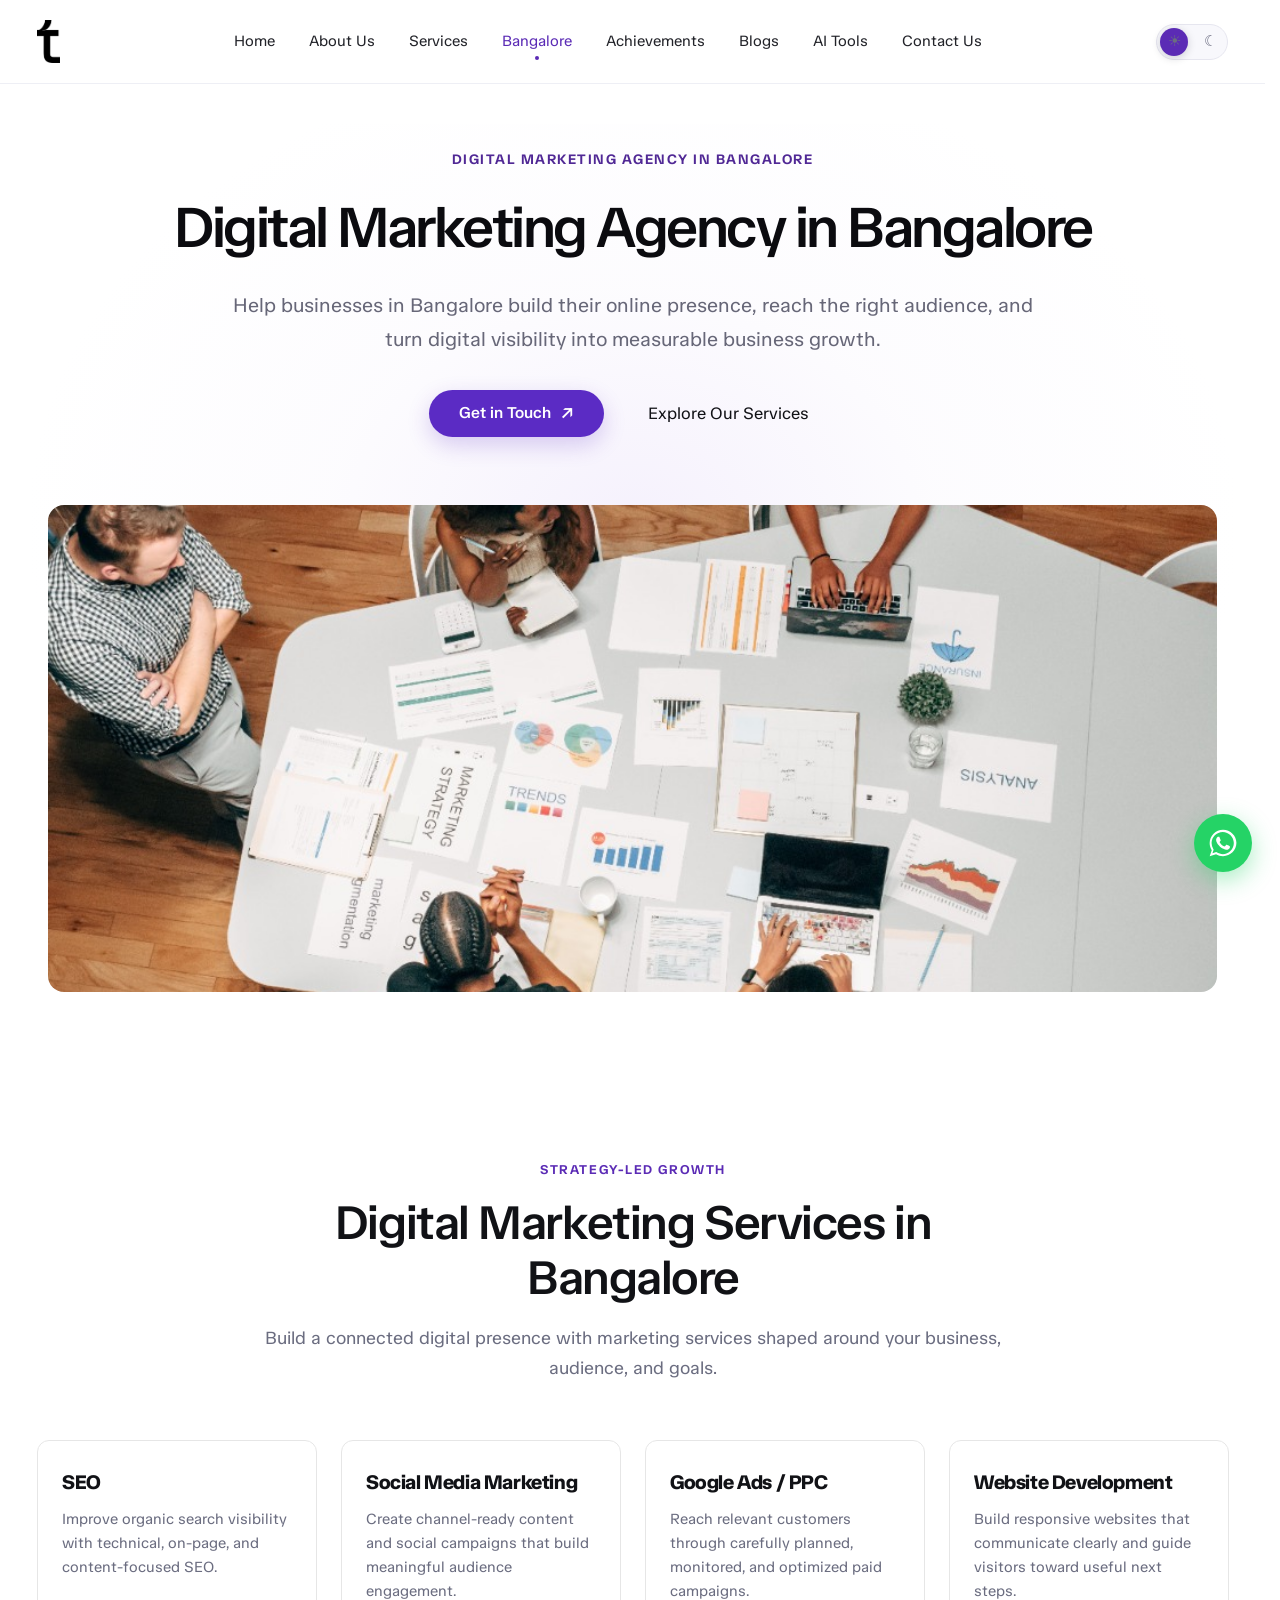
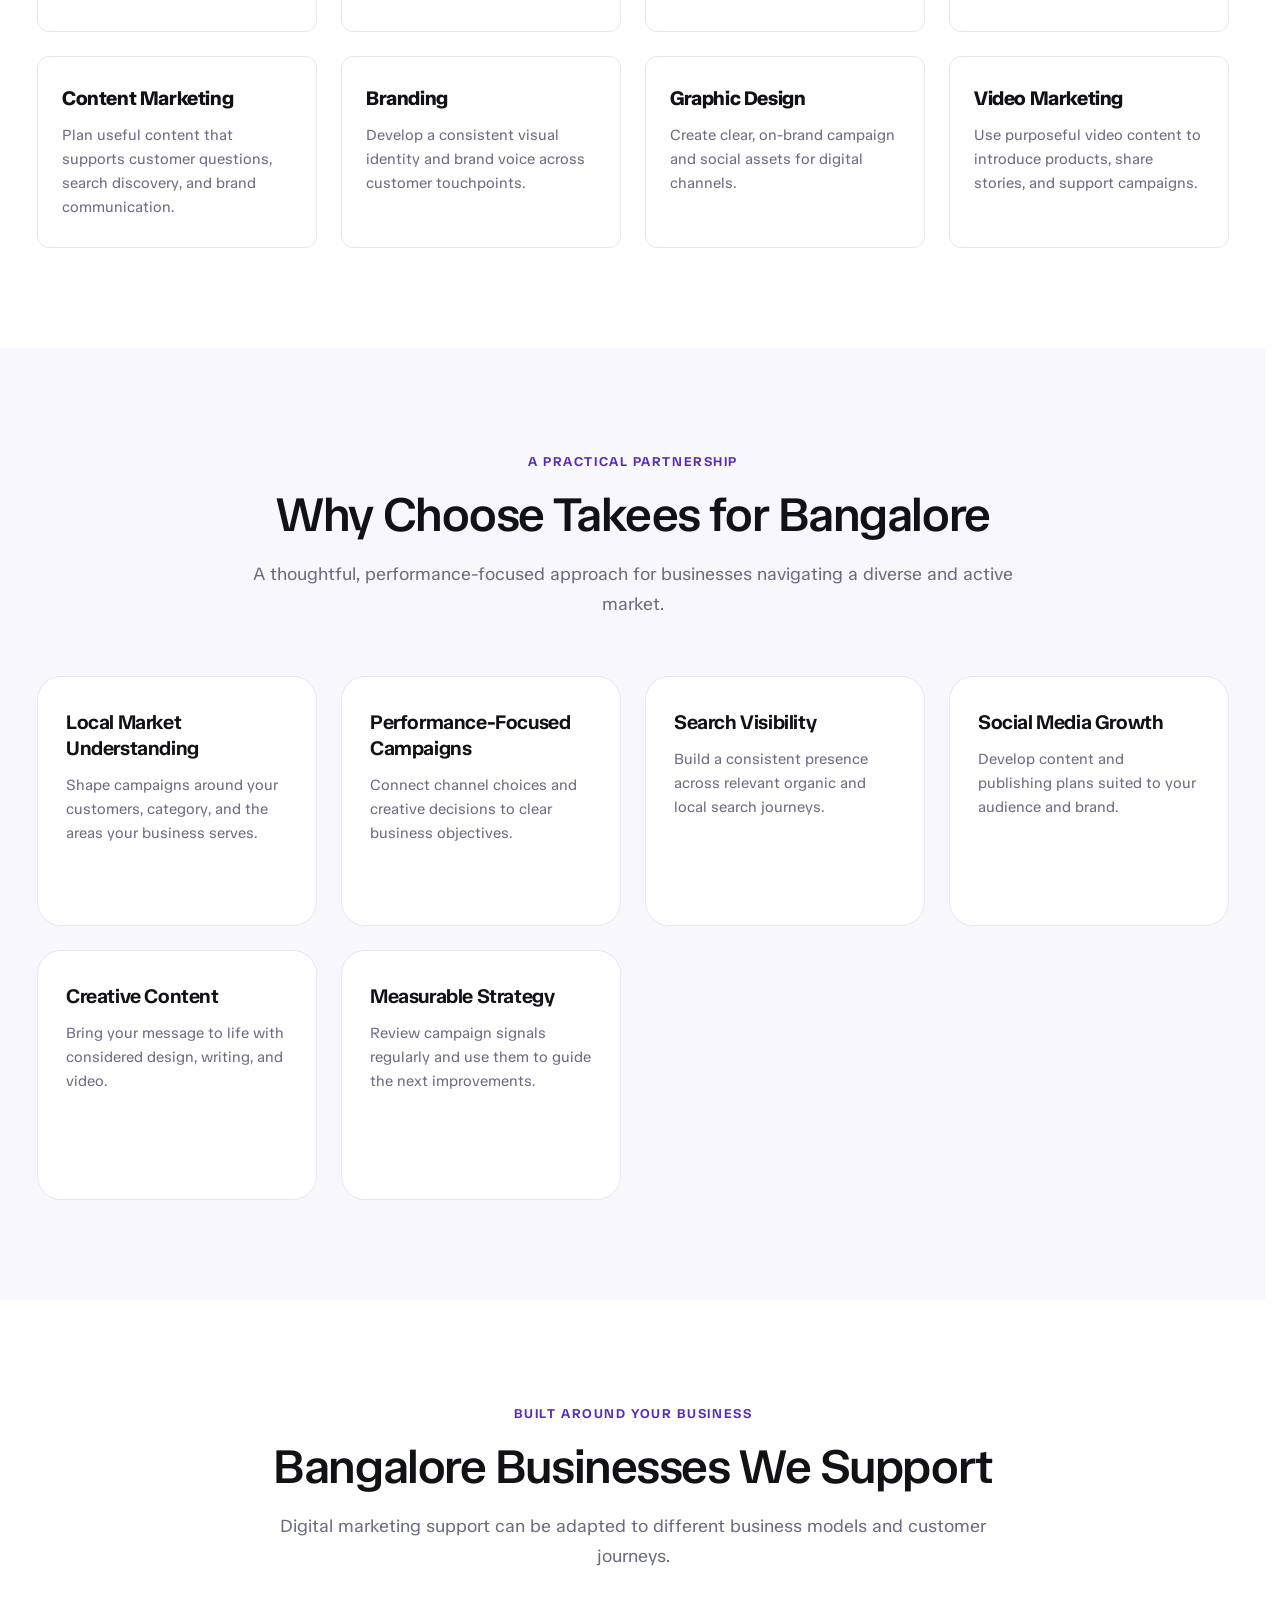
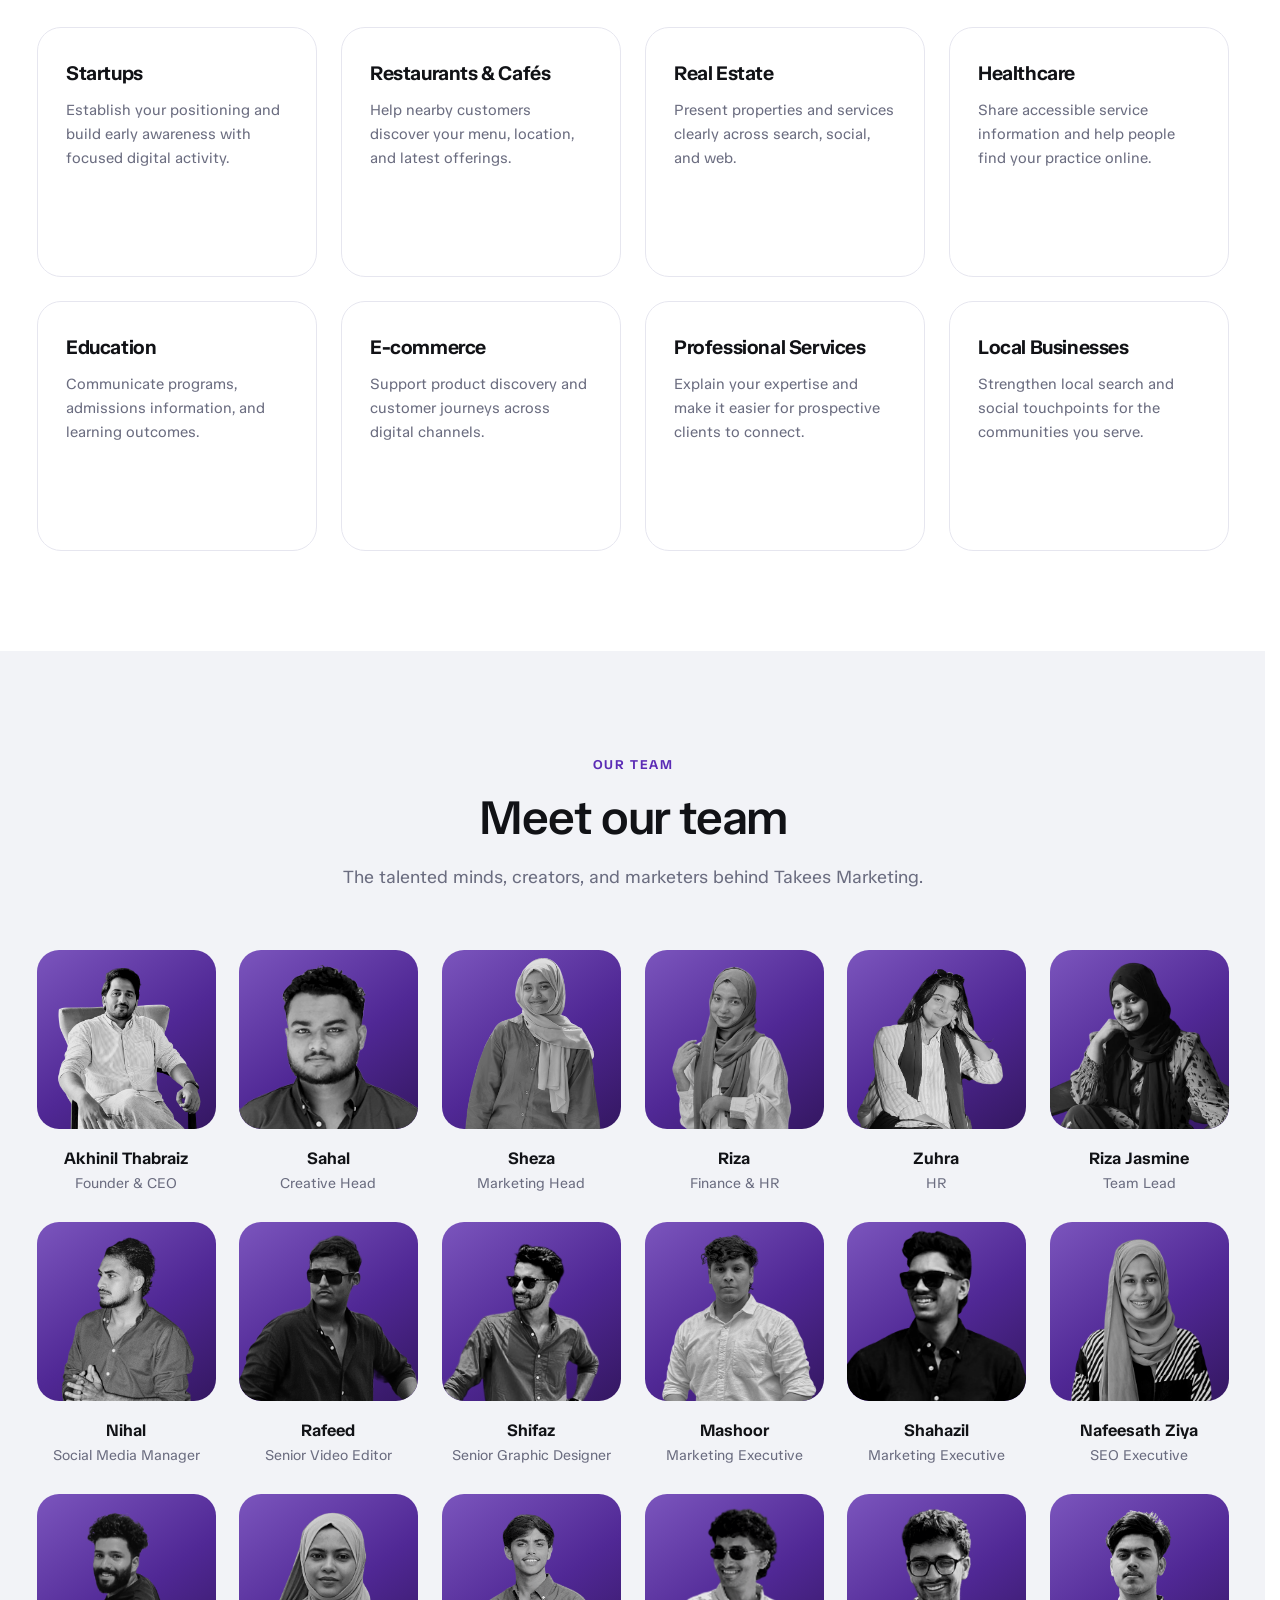
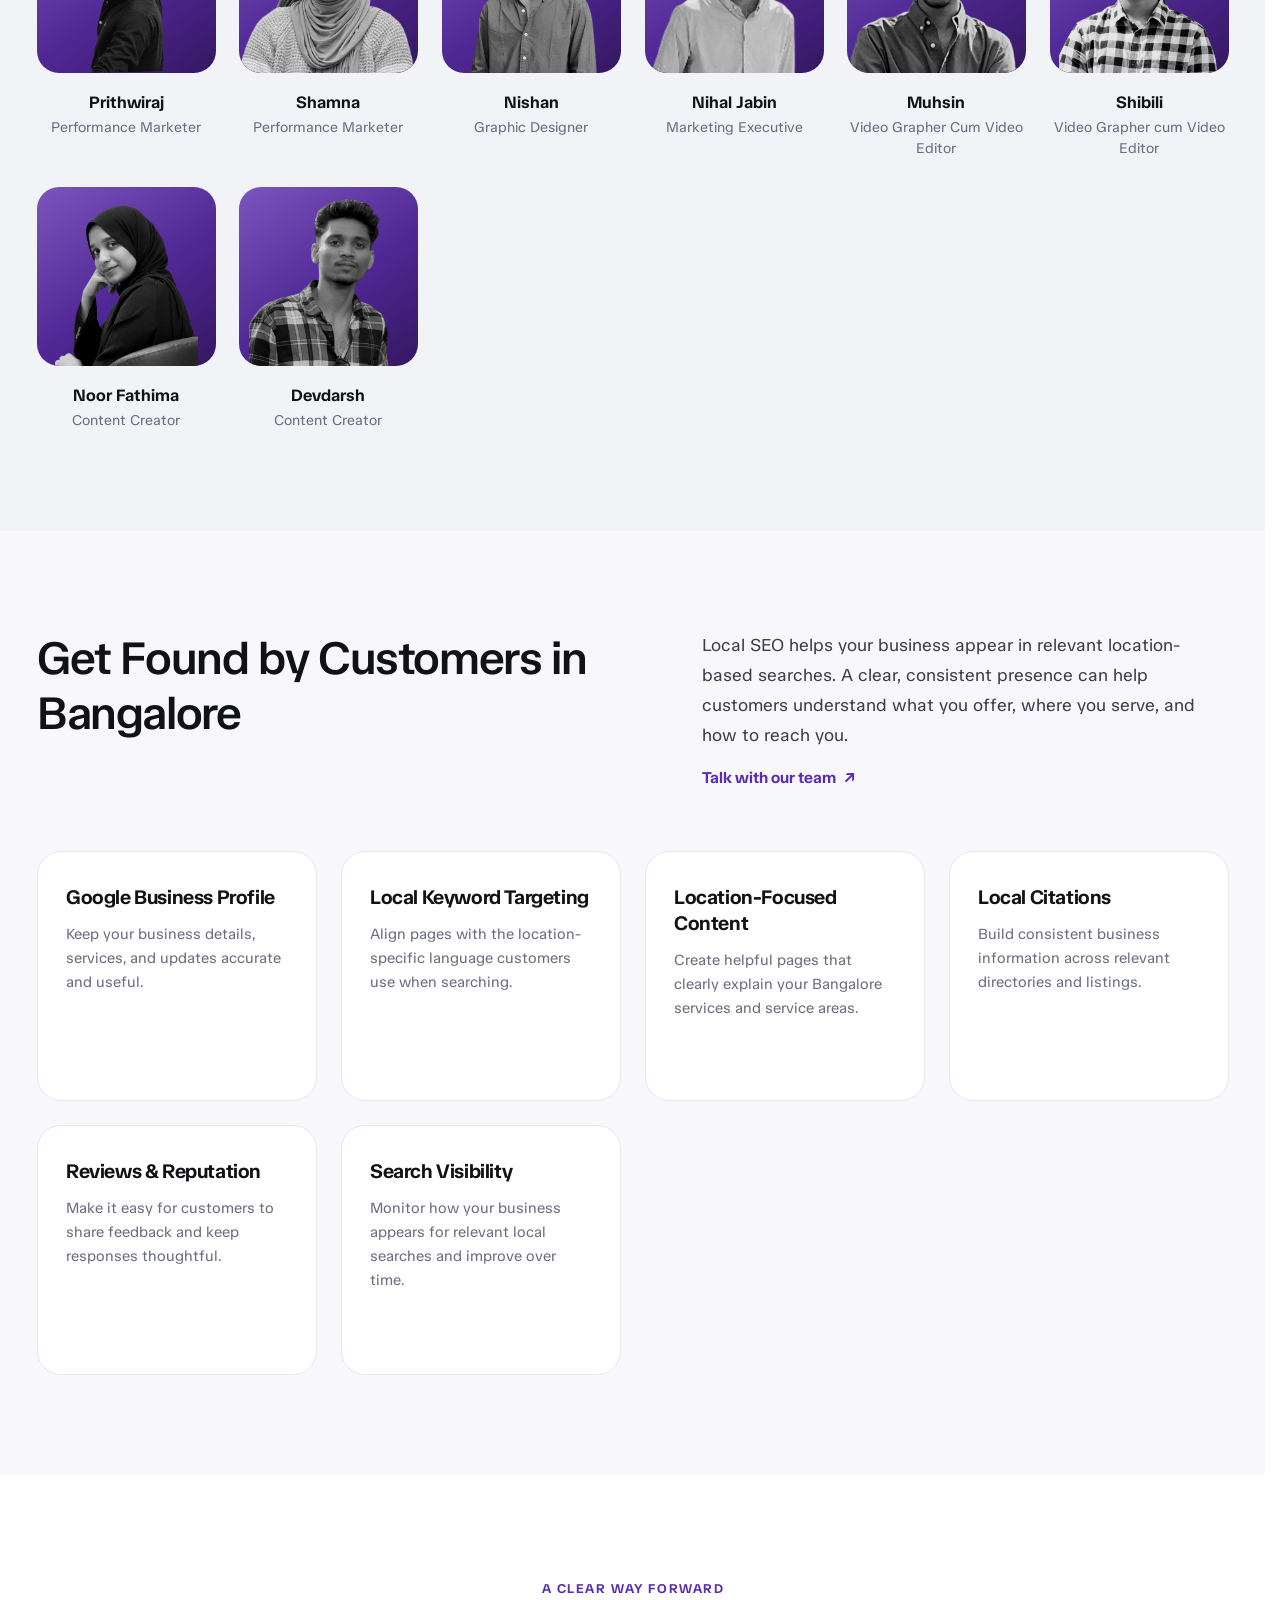
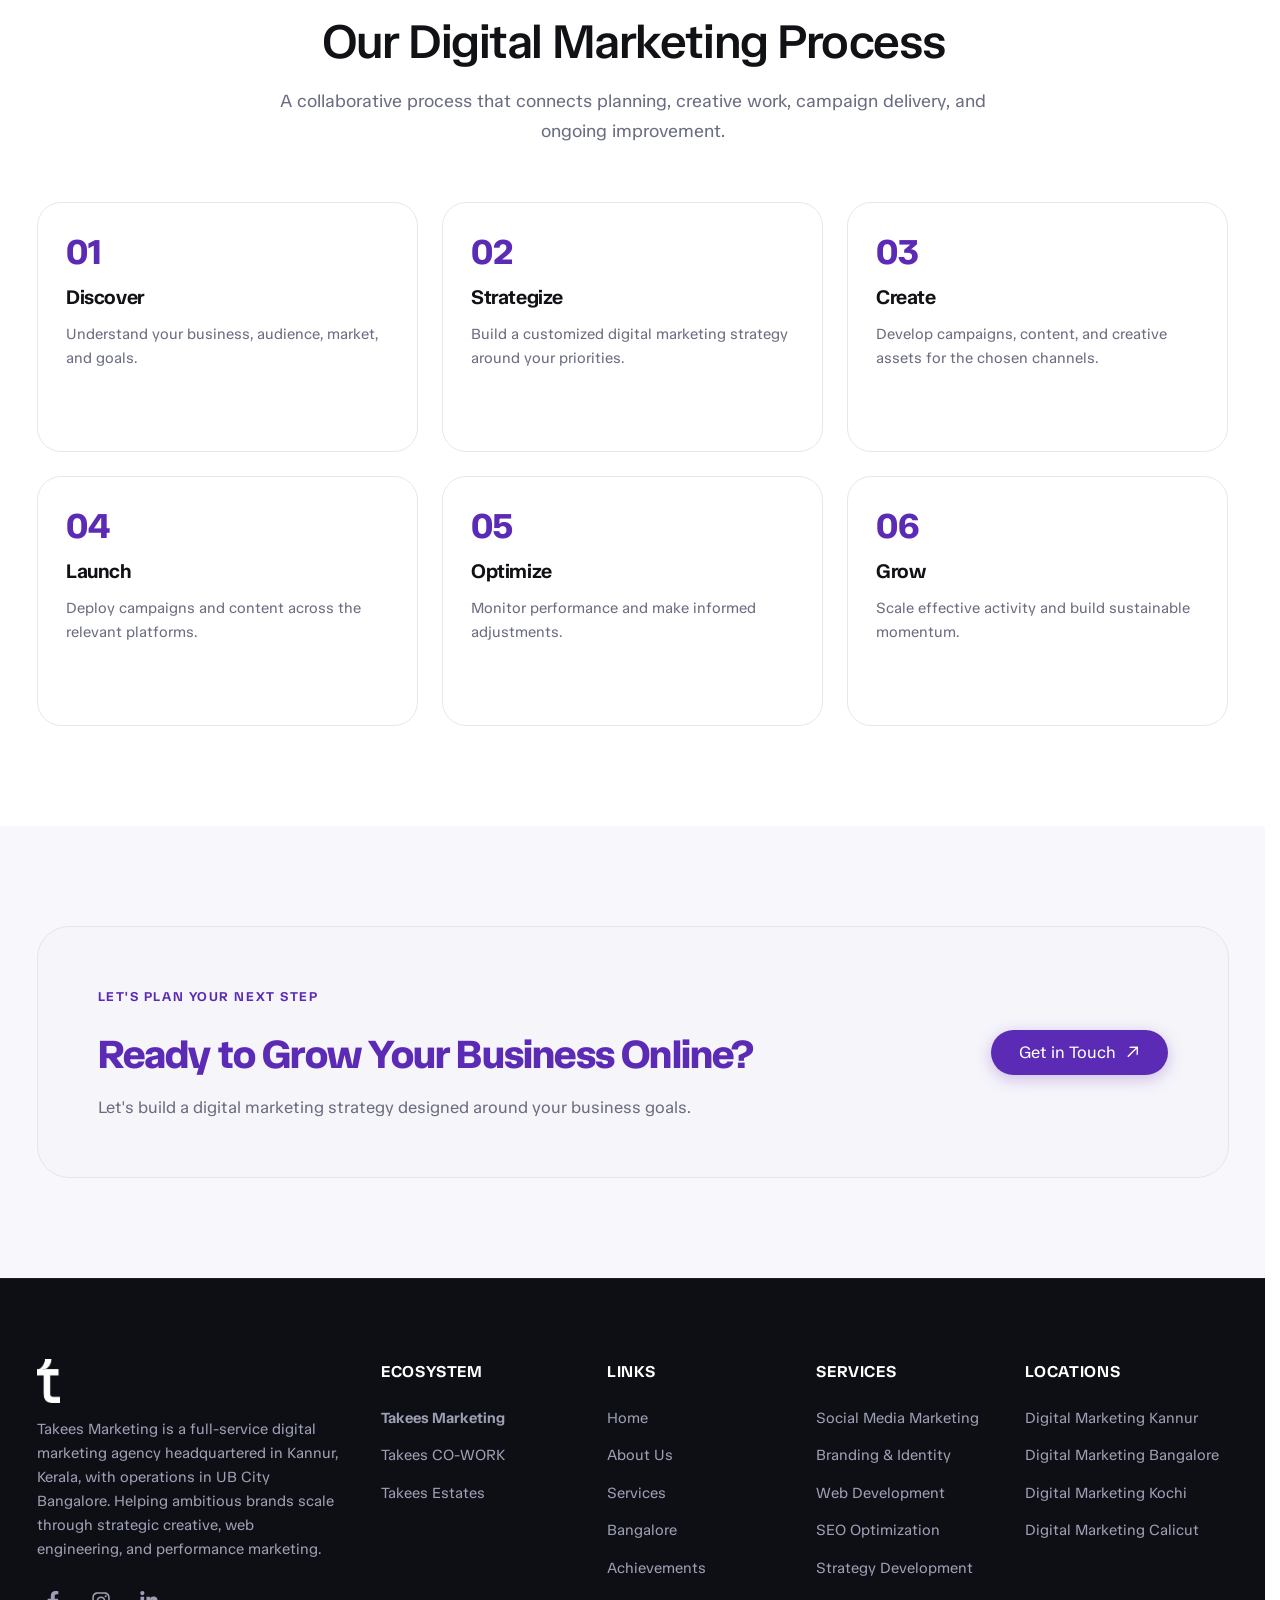
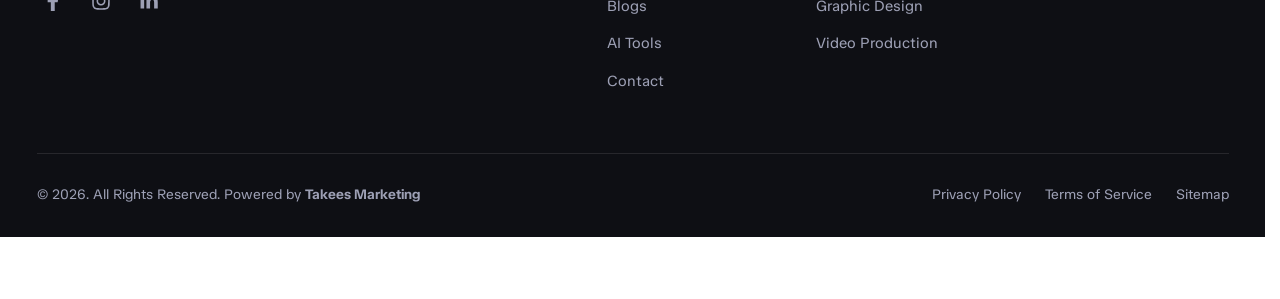
<file: bangalore.html>
<!DOCTYPE html>
<html lang="en">

<head>
  <meta charset="UTF-8">
  <meta name="viewport" content="width=device-width, initial-scale=1.0">
  <title>Digital Marketing Agency in Bangalore | Takees Marketing</title>
  <meta name="description"
    content="Takees is a digital marketing agency serving businesses in Bangalore with SEO, social media marketing, PPC, content marketing, branding and digital growth solutions.">
  <link rel="canonical" href="https://takees.in/bangalore.html">

  <script src="js/theme-init.js"></script>
  <link rel="stylesheet" href="css/style.css">
  <link rel="stylesheet" href="css/responsive.css">
  <link rel="icon" type="image/svg+xml"
    href="data:image/svg+xml,<svg xmlns='http://www.w3.org/2000/svg' viewBox='0 0 32 32'><rect width='32' height='32' rx='8' fill='%235b2bb5'/><text x='16' y='22' fill='%23ffffff' font-size='18' font-weight='800' font-family='sans-serif' text-anchor='middle'>t</text></svg>">
</head>

<body class="bangalore-page">
  <header class="site-header" id="siteHeader">
    <div class="container nav-container">
      <a href="index.html" class="brand-logo" aria-label="Takees Marketing Home"><img src="assets/Vector.png" alt="Takees Marketing"></a>
      <nav class="nav-menu" id="navMenu" aria-label="Main Navigation">
        <a href="index.html" class="nav-link">Home</a>
        <a href="about.html" class="nav-link">About Us</a>
        <a href="services.html" class="nav-link">Services</a>
        <a href="bangalore.html" class="nav-link active" aria-current="page">Bangalore</a>
        <a href="achievements.html" class="nav-link">Achievements</a>
        <a href="blogs.html" class="nav-link">Blogs</a>
        <a href="ai-tools.html" class="nav-link">AI Tools</a>
        <a href="contact.html" class="nav-link">Contact Us</a>
      </nav>
      <button class="theme-toggle" id="themeToggle" type="button" aria-label="Switch to dark mode" aria-pressed="false">
        <span class="theme-toggle-icon theme-toggle-sun" aria-hidden="true">&#9728;</span>
        <span class="theme-toggle-track" aria-hidden="true"><span class="theme-toggle-thumb"></span></span>
        <span class="theme-toggle-icon theme-toggle-moon" aria-hidden="true">&#9790;</span>
      </button>
      <button class="menu-toggle" id="menuToggle" aria-label="Toggle Navigation Menu" aria-expanded="false">
        <span></span>
        <span></span>
        <span></span>
      </button>
    </div>
  </header>

  <main>
    <section class="home-hero" id="bangaloreHero">
      <div class="container">
        <div class="hero-content">
          <span class="kicker">DIGITAL MARKETING AGENCY IN BANGALORE</span>
          <h1 class="hero-heading">Digital Marketing Agency in Bangalore</h1>
          <p class="hero-description">
            Help businesses in Bangalore build their online presence, reach the right audience, and turn digital visibility into measurable business growth.
          </p>
          <div class="hero-actions">
            <a href="contact.html" class="btn btn-primary">Get in Touch <span class="btn-arrow-icon">&#8599;</span></a>
            <a href="#bangaloreServices" class="btn btn-secondary">Explore Our Services</a>
          </div>
        </div>
        <div class="hero-supporting-visual-wrap" id="heroVisualWrap">
          <div class="hero-brand-card">
            <img src="assets/images/blogs/blog-1.jpg" alt="Digital marketing workspace with a laptop and campaign materials" class="hero-brand-image" loading="eager" decoding="async">
          </div>
        </div>
      </div>
    </section>

    <section class="section" id="bangaloreServices">
      <div class="container">
        <div class="section-title-wrap text-center">
          <span class="kicker">STRATEGY-LED GROWTH</span>
          <h2 class="section-title">Digital Marketing Services in Bangalore</h2>
          <p class="section-subtitle">Build a connected digital presence with marketing services shaped around your business, audience, and goals.</p>
        </div>
        <div class="services-grid-8">
          <article class="service-item-box">
            <h3 class="service-item-title">SEO</h3>
            <p class="service-item-desc">Improve organic search visibility with technical, on-page, and content-focused SEO.</p>
          </article>
          <article class="service-item-box">
            <h3 class="service-item-title">Social Media Marketing</h3>
            <p class="service-item-desc">Create channel-ready content and social campaigns that build meaningful audience engagement.</p>
          </article>
          <article class="service-item-box">
            <h3 class="service-item-title">Google Ads / PPC</h3>
            <p class="service-item-desc">Reach relevant customers through carefully planned, monitored, and optimized paid campaigns.</p>
          </article>
          <article class="service-item-box">
            <h3 class="service-item-title">Website Development</h3>
            <p class="service-item-desc">Build responsive websites that communicate clearly and guide visitors toward useful next steps.</p>
          </article>
          <article class="service-item-box">
            <h3 class="service-item-title">Content Marketing</h3>
            <p class="service-item-desc">Plan useful content that supports customer questions, search discovery, and brand communication.</p>
          </article>
          <article class="service-item-box">
            <h3 class="service-item-title">Branding</h3>
            <p class="service-item-desc">Develop a consistent visual identity and brand voice across customer touchpoints.</p>
          </article>
          <article class="service-item-box">
            <h3 class="service-item-title">Graphic Design</h3>
            <p class="service-item-desc">Create clear, on-brand campaign and social assets for digital channels.</p>
          </article>
          <article class="service-item-box">
            <h3 class="service-item-title">Video Marketing</h3>
            <p class="service-item-desc">Use purposeful video content to introduce products, share stories, and support campaigns.</p>
          </article>
        </div>
      </div>
    </section>

    <section class="section" style="background-color: var(--bg-subtle);" id="whyBangalore">
      <div class="container">
        <div class="section-title-wrap text-center">
          <span class="kicker">A PRACTICAL PARTNERSHIP</span>
          <h2 class="section-title">Why Choose Takees for Bangalore</h2>
          <p class="section-subtitle">A thoughtful, performance-focused approach for businesses navigating a diverse and active market.</p>
        </div>
        <div class="cards-grid-4">
          <article class="feature-card">
            <h3 class="card-title">Local Market Understanding</h3>
            <p class="card-desc">Shape campaigns around your customers, category, and the areas your business serves.</p>
          </article>
          <article class="feature-card">
            <h3 class="card-title">Performance-Focused Campaigns</h3>
            <p class="card-desc">Connect channel choices and creative decisions to clear business objectives.</p>
          </article>
          <article class="feature-card">
            <h3 class="card-title">Search Visibility</h3>
            <p class="card-desc">Build a consistent presence across relevant organic and local search journeys.</p>
          </article>
          <article class="feature-card">
            <h3 class="card-title">Social Media Growth</h3>
            <p class="card-desc">Develop content and publishing plans suited to your audience and brand.</p>
          </article>
          <article class="feature-card">
            <h3 class="card-title">Creative Content</h3>
            <p class="card-desc">Bring your message to life with considered design, writing, and video.</p>
          </article>
          <article class="feature-card">
            <h3 class="card-title">Measurable Strategy</h3>
            <p class="card-desc">Review campaign signals regularly and use them to guide the next improvements.</p>
          </article>
        </div>
      </div>
    </section>

    <section class="section" id="businessTypes">
      <div class="container">
        <div class="section-title-wrap text-center">
          <span class="kicker">BUILT AROUND YOUR BUSINESS</span>
          <h2 class="section-title">Bangalore Businesses We Support</h2>
          <p class="section-subtitle">Digital marketing support can be adapted to different business models and customer journeys.</p>
        </div>
        <div class="cards-grid-4">
          <article class="feature-card"><h3 class="card-title">Startups</h3><p class="card-desc">Establish your positioning and build early awareness with focused digital activity.</p></article>
          <article class="feature-card"><h3 class="card-title">Restaurants &amp; Cafés</h3><p class="card-desc">Help nearby customers discover your menu, location, and latest offerings.</p></article>
          <article class="feature-card"><h3 class="card-title">Real Estate</h3><p class="card-desc">Present properties and services clearly across search, social, and web.</p></article>
          <article class="feature-card"><h3 class="card-title">Healthcare</h3><p class="card-desc">Share accessible service information and help people find your practice online.</p></article>
          <article class="feature-card"><h3 class="card-title">Education</h3><p class="card-desc">Communicate programs, admissions information, and learning outcomes.</p></article>
          <article class="feature-card"><h3 class="card-title">E-commerce</h3><p class="card-desc">Support product discovery and customer journeys across digital channels.</p></article>
          <article class="feature-card"><h3 class="card-title">Professional Services</h3><p class="card-desc">Explain your expertise and make it easier for prospective clients to connect.</p></article>
          <article class="feature-card"><h3 class="card-title">Local Businesses</h3><p class="card-desc">Strengthen local search and social touchpoints for the communities you serve.</p></article>
        </div>
      </div>
    </section>

    <section class="team-section" id="team">
      <div class="container">
        <div class="section-title-wrap text-center">
          <span class="kicker">OUR TEAM</span>
          <h2 class="section-title">Meet our team</h2>
          <p class="section-subtitle">The talented minds, creators, and marketers behind Takees Marketing.</p>
        </div>

        <div class="team-grid">
          <div class="team-card">
            <div class="team-avatar-wrap">
              <img src="assets/images/team/akhinil-thabraiz.png" alt="Akhinil Thabraiz - Founder &amp; CEO of takees marketing" loading="lazy">
            </div>
            <div class="team-name">Akhinil Thabraiz</div>
            <div class="team-role">Founder &amp; CEO</div>
          </div>

          <div class="team-card">
            <div class="team-avatar-wrap">
              <img src="assets/images/team/sahal.png" alt="Sahal - Creative Head" loading="lazy">
            </div>
            <div class="team-name">Sahal</div>
            <div class="team-role">Creative Head</div>
          </div>

          <div class="team-card">
            <div class="team-avatar-wrap">
              <img src="assets/images/team/sheza.png" alt="Sheza - Marketing Head of takees marketing" loading="lazy">
            </div>
            <div class="team-name">Sheza</div>
            <div class="team-role">Marketing Head</div>
          </div>

          <div class="team-card">
            <div class="team-avatar-wrap">
              <img src="assets/images/team/riza.png" alt="Riza - Finance &amp; HR of takees marketing" loading="lazy">
            </div>
            <div class="team-name">Riza</div>
            <div class="team-role">Finance &amp; HR</div>
          </div>

          <div class="team-card">
            <div class="team-avatar-wrap">
              <img src="assets/images/team/zuhra.png" alt="Zuhra - HR of takees marketing" loading="lazy">
            </div>
            <div class="team-name">Zuhra</div>
            <div class="team-role">HR</div>
          </div>

          <div class="team-card">
            <div class="team-avatar-wrap">
              <img src="assets/images/team/riza-jasmine.png" alt="Riza Jasmine - Team Lead of takees marketing" loading="lazy">
            </div>
            <div class="team-name">Riza Jasmine</div>
            <div class="team-role">Team Lead</div>
          </div>

          <div class="team-card">
            <div class="team-avatar-wrap">
              <img src="assets/images/team/nihal.png" alt="Nihal - Social Media Manager of takees marketing" loading="lazy">
            </div>
            <div class="team-name">Nihal</div>
            <div class="team-role">Social Media Manager</div>
          </div>

          <div class="team-card">
            <div class="team-avatar-wrap">
              <img src="assets/images/team/rafeed.png" alt="Rafeed - Senior Video Editor of takees marketing" loading="lazy">
            </div>
            <div class="team-name">Rafeed</div>
            <div class="team-role">Senior Video Editor</div>
          </div>

          <div class="team-card">
            <div class="team-avatar-wrap">
              <img src="assets/images/team/shifaz.png" alt="Shifaz - Senior Graphic Designer of takees marketing" loading="lazy">
            </div>
            <div class="team-name">Shifaz</div>
            <div class="team-role">Senior Graphic Designer</div>
          </div>

          <div class="team-card">
            <div class="team-avatar-wrap">
              <img src="assets/images/team/mashoor.png" alt="Mashoor - Marketing Executive of takees marketing" loading="lazy">
            </div>
            <div class="team-name">Mashoor</div>
            <div class="team-role">Marketing Executive</div>
          </div>

          <div class="team-card">
            <div class="team-avatar-wrap">
              <img src="assets/images/team/shahazil.png" alt="Shahazil - Marketing Executive of takees marketing" loading="lazy">
            </div>
            <div class="team-name">Shahazil</div>
            <div class="team-role">Marketing Executive</div>
          </div>

          <div class="team-card">
            <div class="team-avatar-wrap">
              <img src="assets/images/team/nafeesath-ziya.png" alt="Nafeesath Ziya - SEO Executive of takees marketing" loading="lazy">
            </div>
            <div class="team-name">Nafeesath Ziya</div>
            <div class="team-role">SEO Executive</div>
          </div>

          <div class="team-card">
            <div class="team-avatar-wrap">
              <img src="assets/images/team/prithwiraj.png" alt="Prithwiraj - Performance Marketer of takees marketing" loading="lazy">
            </div>
            <div class="team-name">Prithwiraj</div>
            <div class="team-role">Performance Marketer</div>
          </div>

          <div class="team-card">
            <div class="team-avatar-wrap">
              <img src="assets/images/team/shamna.png" alt="Shamna - Performance Marketer of takees marketing" loading="lazy">
            </div>
            <div class="team-name">Shamna</div>
            <div class="team-role">Performance Marketer</div>
          </div>

          <div class="team-card">
            <div class="team-avatar-wrap">
              <img src="assets/images/team/nishan.png" alt="Nishan - Graphic Designer of takees marketing" loading="lazy">
            </div>
            <div class="team-name">Nishan</div>
            <div class="team-role">Graphic Designer</div>
          </div>

          <div class="team-card">
            <div class="team-avatar-wrap">
              <img src="assets/images/team/nihal-jabin.png" alt="Nihal Jabin - Marketing Executive of takees marketing" loading="lazy">
            </div>
            <div class="team-name">Nihal Jabin</div>
            <div class="team-role">Marketing Executive</div>
          </div>

          <div class="team-card">
            <div class="team-avatar-wrap">
              <img src="assets/images/team/muhsin.png" alt="Muhsin - Video Grapher Cum Video Editor of takees marketing" loading="lazy">
            </div>
            <div class="team-name">Muhsin</div>
            <div class="team-role">Video Grapher Cum Video Editor</div>
          </div>

          <div class="team-card">
            <div class="team-avatar-wrap">
              <img class="team-avatar-cutout" src="assets/images/team/Shibili.png" alt="Shibili - Video Grapher cum Video Editor" loading="lazy">
            </div>
            <div class="team-name">Shibili</div>
            <div class="team-role">Video Grapher cum Video Editor</div>
          </div>

          <div class="team-card">
            <div class="team-avatar-wrap">
              <img class="team-avatar-cutout" src="assets/images/team/Noor.png" alt="Noor Fathima - Content Creator" loading="lazy">
            </div>
            <div class="team-name">Noor Fathima</div>
            <div class="team-role">Content Creator</div>
          </div>

          <div class="team-card">
            <div class="team-avatar-wrap">
              <img class="team-avatar-cutout" src="assets/images/team/Devdarsh.png" alt="Devdarsh - Content Creator" loading="lazy">
            </div>
            <div class="team-name">Devdarsh</div>
            <div class="team-role">Content Creator</div>
          </div>
        </div>
      </div>
    </section>

    <section class="section" style="background-color: var(--bg-subtle);" id="localSeo">
      <div class="container">
        <div class="why-takees-header">
          <h2 class="why-takees-title">Get Found by Customers in Bangalore</h2>
          <div>
            <p class="why-takees-text">Local SEO helps your business appear in relevant location-based searches. A clear, consistent presence can help customers understand what you offer, where you serve, and how to reach you.</p>
            <a href="contact.html" class="learn-more-link">Talk with our team <span>&#8599;</span></a>
          </div>
        </div>
        <div class="cards-grid-4">
          <article class="feature-card"><h3 class="card-title">Google Business Profile</h3><p class="card-desc">Keep your business details, services, and updates accurate and useful.</p></article>
          <article class="feature-card"><h3 class="card-title">Local Keyword Targeting</h3><p class="card-desc">Align pages with the location-specific language customers use when searching.</p></article>
          <article class="feature-card"><h3 class="card-title">Location-Focused Content</h3><p class="card-desc">Create helpful pages that clearly explain your Bangalore services and service areas.</p></article>
          <article class="feature-card"><h3 class="card-title">Local Citations</h3><p class="card-desc">Build consistent business information across relevant directories and listings.</p></article>
          <article class="feature-card"><h3 class="card-title">Reviews &amp; Reputation</h3><p class="card-desc">Make it easy for customers to share feedback and keep responses thoughtful.</p></article>
          <article class="feature-card"><h3 class="card-title">Search Visibility</h3><p class="card-desc">Monitor how your business appears for relevant local searches and improve over time.</p></article>
        </div>
      </div>
    </section>

    <section class="section" id="ourProcess">
      <div class="container">
        <div class="section-title-wrap text-center">
          <span class="kicker">A CLEAR WAY FORWARD</span>
          <h2 class="section-title">Our Digital Marketing Process</h2>
          <p class="section-subtitle">A collaborative process that connects planning, creative work, campaign delivery, and ongoing improvement.</p>
        </div>
        <div class="offer-grid-3 bangalore-process-grid">
          <article class="feature-card"><div class="step-number">01</div><h3 class="card-title">Discover</h3><p class="card-desc">Understand your business, audience, market, and goals.</p></article>
          <article class="feature-card"><div class="step-number">02</div><h3 class="card-title">Strategize</h3><p class="card-desc">Build a customized digital marketing strategy around your priorities.</p></article>
          <article class="feature-card"><div class="step-number">03</div><h3 class="card-title">Create</h3><p class="card-desc">Develop campaigns, content, and creative assets for the chosen channels.</p></article>
          <article class="feature-card"><div class="step-number">04</div><h3 class="card-title">Launch</h3><p class="card-desc">Deploy campaigns and content across the relevant platforms.</p></article>
          <article class="feature-card"><div class="step-number">05</div><h3 class="card-title">Optimize</h3><p class="card-desc">Monitor performance and make informed adjustments.</p></article>
          <article class="feature-card"><div class="step-number">06</div><h3 class="card-title">Grow</h3><p class="card-desc">Scale effective activity and build sustainable momentum.</p></article>
        </div>
      </div>
    </section>

    <section class="section" style="background-color: var(--bg-subtle);" id="bangaloreContact">
      <div class="container">
        <div class="cta-banner-light">
          <div>
            <span class="kicker">LET'S PLAN YOUR NEXT STEP</span>
            <h2 class="cta-banner-light-title">Ready to Grow Your Business Online?</h2>
            <p class="cta-banner-light-desc">Let's build a digital marketing strategy designed around your business goals.</p>
          </div>
          <a href="contact.html" class="btn btn-primary">Get in Touch <span class="btn-arrow-icon">&#8599;</span></a>
        </div>
      </div>
    </section>
  </main>

  <footer class="site-footer" id="siteFooter">
    <div class="container">
      <div class="footer-top">
        <div class="footer-brand">
          <a href="index.html" class="brand-logo" aria-label="Takees Marketing Home"><img src="assets/Vector.png" alt="Takees Marketing"></a>
          <p class="footer-desc">Takees Marketing is a full-service digital marketing agency headquartered in Kannur, Kerala, with operations in UB City Bangalore. Helping ambitious brands scale through strategic creative, web engineering, and performance marketing.</p>
          <div class="footer-social-links" aria-label="Takees social media">
            <a href="https://www.facebook.com/share/1Bzk7uZRUZ/" class="footer-social-link" target="_blank"
              rel="noopener noreferrer" aria-label="Facebook">
              <svg viewBox="0 0 320 512" aria-hidden="true" focusable="false">
                <path d="M279.14 288l14.22-92.66h-88.91v-60.13c0-25.35 12.42-50.06 52.24-50.06h40.42V6.26S260.43 0 225.36 0c-73.22 0-121.08 44.38-121.08 124.72v70.62H22.89V288h81.39v224h100.17V288z" />
              </svg>
            </a>
            <a href="https://www.instagram.com/takees.in?stkn=MTE3eTA4NGY0emdpNw==" class="footer-social-link" target="_blank"
              rel="noopener noreferrer" aria-label="Instagram">
              <svg viewBox="0 0 448 512" aria-hidden="true" focusable="false">
                <path d="M224.1 141c-63.6 0-114.9 51.3-114.9 114.9s51.3 114.9 114.9 114.9S339 319.5 339 255.9 287.7 141 224.1 141zm0 189.6c-41.1 0-74.7-33.5-74.7-74.7s33.5-74.7 74.7-74.7 74.7 33.5 74.7 74.7-33.6 74.7-74.7 74.7zm146.4-194.3c0 14.9-12 26.8-26.8 26.8-14.9 0-26.8-12-26.8-26.8s12-26.8 26.8-26.8 26.8 12 26.8 26.8zm76.1 27.2c-1.7-35.9-9.9-67.7-36.2-93.9-26.2-26.2-58-34.4-93.9-36.2-37-2.1-147.9-2.1-184.9 0-35.8 1.7-67.6 9.9-93.9 36.1s-34.4 58-36.2 93.9c-2.1 37-2.1 147.9 0 184.9 1.7 35.9 9.9 67.7 36.2 93.9s58 34.4 93.9 36.2c37 2.1 147.9 2.1 184.9 0 35.9-1.7 67.7-9.9 93.9-36.2 26.2-26.2 34.4-58 36.2-93.9 2.1-37 2.1-147.8 0-184.8zM398.8 388c-7.8 19.6-22.9 34.7-42.6 42.6-29.5 11.7-99.5 9-132.1 9s-102.7 2.6-132.1-9c-19.6-7.8-34.7-22.9-42.6-42.6-11.7-29.5-9-99.5-9-132.1s-2.6-102.7 9-132.1c7.8-19.6 22.9-34.7 42.6-42.6 29.5-11.7 99.5-9 132.1-9s102.7-2.6 132.1 9c19.6 7.8 34.7 22.9 42.6 42.6 11.7 29.5 9 99.5 9 132.1z" />
              </svg>
            </a>
            <a href="https://www.linkedin.com/company/takees/" class="footer-social-link" target="_blank"
              rel="noopener noreferrer" aria-label="LinkedIn">
              <svg viewBox="0 0 448 512" aria-hidden="true" focusable="false">
                <path d="M100.28 448H7.4V148.9h92.88zM53.79 108.1C24.09 108.1 0 83.5 0 53.8a53.79 53.79 0 0 1 107.58 0c0 29.7-24.1 54.3-53.79 54.3zM447.9 448h-92.68V302.4c0-34.7-.7-79.2-48.29-79.2-48.3 0-55.7 37.7-55.7 76.7V448h-92.78V148.9h89.08v40.8h1.3c12.4-23.5 42.7-48.3 87.9-48.3 94 0 111.3 61.9 111.3 142.3V448z" />
              </svg>
            </a>
          </div>
        </div>
        <div>
          <h4 class="footer-col-title">ECOSYSTEM</h4>
          <ul class="footer-links">
            <li><a href="index.html" class="footer-link"><strong>Takees Marketing</strong></a></li>
            <li><a href="https://takeescowork.com/" class="footer-link" target="_blank" rel="noopener noreferrer">Takees CO-WORK</a></li>
            <li><a href="https://takeesestates.com/" class="footer-link" target="_blank" rel="noopener noreferrer">Takees Estates</a></li>
          </ul>
        </div>
        <div>
          <h4 class="footer-col-title">LINKS</h4>
          <ul class="footer-links">
            <li><a href="index.html" class="footer-link">Home</a></li>
            <li><a href="about.html" class="footer-link">About Us</a></li>
            <li><a href="services.html" class="footer-link">Services</a></li>
            <li><a href="bangalore.html" class="footer-link">Bangalore</a></li>
            <li><a href="achievements.html" class="footer-link">Achievements</a></li>
            <li><a href="blogs.html" class="footer-link">Blogs</a></li>
            <li><a href="ai-tools.html" class="footer-link">AI Tools</a></li>
            <li><a href="contact.html" class="footer-link">Contact</a></li>
          </ul>
        </div>
        <div>
          <h4 class="footer-col-title">SERVICES</h4>
          <ul class="footer-links">
            <li><a href="services.html#social-media" class="footer-link">Social Media Marketing</a></li>
            <li><a href="services.html#branding" class="footer-link">Branding &amp; Identity</a></li>
            <li><a href="services.html#web-dev" class="footer-link">Web Development</a></li>
            <li><a href="services.html#seo" class="footer-link">SEO Optimization</a></li>
            <li><a href="services.html#strategy" class="footer-link">Strategy Development</a></li>
            <li><a href="services.html#graphic-design" class="footer-link">Graphic Design</a></li>
            <li><a href="services.html#video-production" class="footer-link">Video Production</a></li>
          </ul>
        </div>
        <div>
          <h4 class="footer-col-title">LOCATIONS</h4>
          <ul class="footer-links">
            <li><a href="contact.html#whereToFind" class="footer-link">Digital Marketing Kannur</a></li>
            <li><a href="bangalore.html" class="footer-link">Digital Marketing Bangalore</a></li>
            <li><a href="contact.html#whereToFind" class="footer-link">Digital Marketing Kochi</a></li>
            <li><a href="contact.html#whereToFind" class="footer-link">Digital Marketing Calicut</a></li>
          </ul>
        </div>
      </div>
      <div class="footer-bottom">
        <div>&copy; 2026. All Rights Reserved. Powered by <strong>Takees Marketing</strong></div>
        <div class="footer-legal-links">
          <span>Privacy Policy</span>
          <span>Terms of Service</span>
          <span>Sitemap</span>
        </div>
      </div>
    </div>
  </footer>

  <a href="https://wa.me/918137890091?text=Hi%20Takees%20Marketing%2C%20I%27m%20interested%20in%20your%20services.%20I%27d%20like%20to%20know%20more%20about%20how%20you%20can%20help%20my%20business."
    class="floating-whatsapp" target="_blank" rel="noopener noreferrer" aria-label="Chat with Takees Marketing on WhatsApp">
    <svg viewBox="0 0 24 24" aria-hidden="true">
      <path d="M12.031 2C6.495 2 2 6.495 2 12.031c0 1.97.57 3.81 1.558 5.373L2 22l4.773-1.523c1.51.91 3.266 1.434 5.258 1.434 5.536 0 10.031-4.495 10.031-10.031C22.062 6.495 17.567 2 12.031 2zm0 18.375c-1.745 0-3.37-.5-4.75-1.37l-.34-.21-2.83.9.91-2.75-.22-.35a8.293 8.293 0 0 1-1.36-4.564c0-4.6 3.74-8.34 8.34-8.34 4.6 0 8.34 3.74 8.34 8.34 0 4.6-3.74 8.34-8.34 8.34zm4.56-6.24c-.25-.13-1.48-.73-1.71-.81-.23-.08-.4-.13-.57.13-.17.25-.66.81-.81.98-.15.17-.3.19-.55.06-.25-.13-1.06-.39-2.02-1.25-.75-.67-1.25-1.5-1.4-1.75-.15-.25-.02-.39.11-.51.11-.11.25-.29.38-.44.13-.15.17-.25.25-.42.08-.17.04-.32-.02-.45-.06-.13-.57-1.37-.78-1.88-.2-.49-.41-.43-.57-.43h-.48c-.17 0-.45.06-.69.32-.23.25-.9.88-.9 2.15s.92 2.5 1.05 2.67c.13.17 1.81 2.76 4.39 3.87.61.26 1.09.42 1.46.54.62.2 1.18.17 1.63.1.5-.07 1.48-.61 1.69-1.2.21-.59.21-1.1.15-1.2-.06-.1-.23-.17-.48-.29z" />
    </svg>
    <span class="tooltip">Chat with us on WhatsApp</span>
  </a>

  <script src="js/main.js"></script>
</body>

</html>
</file>
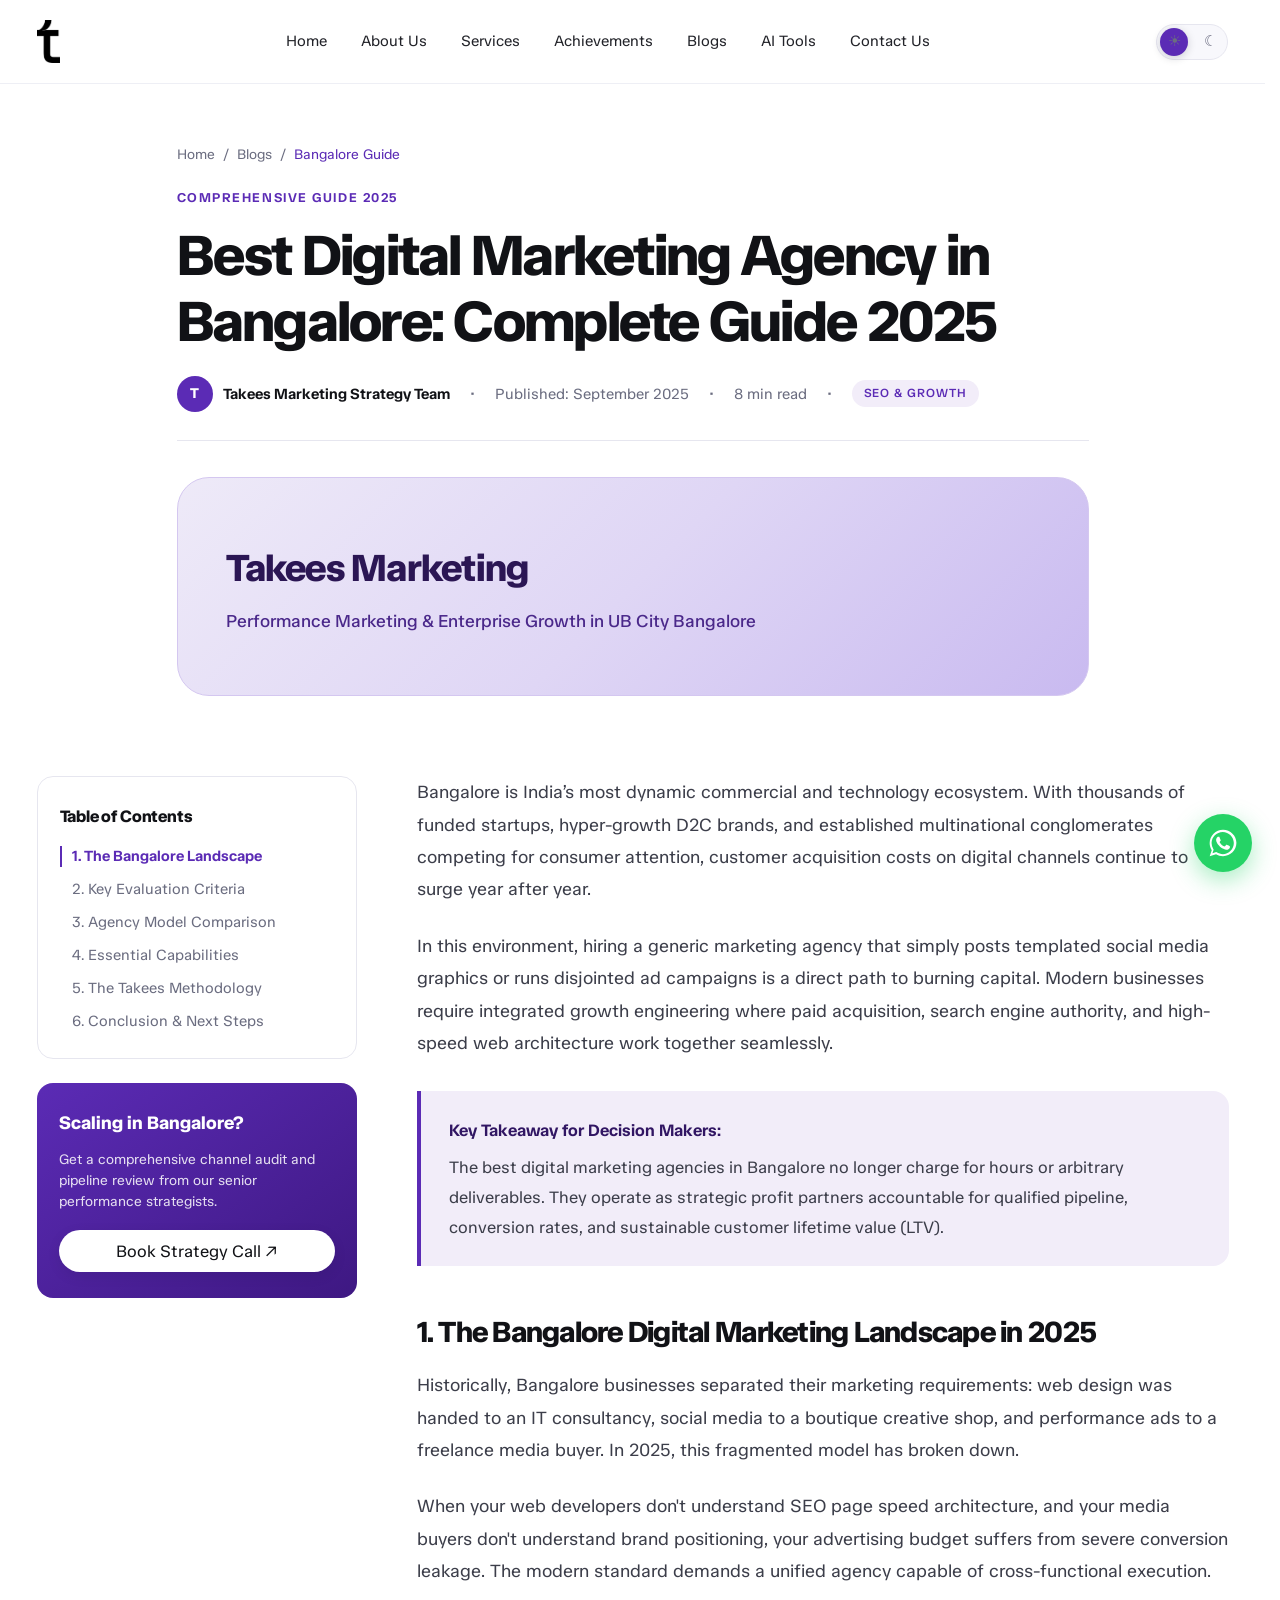
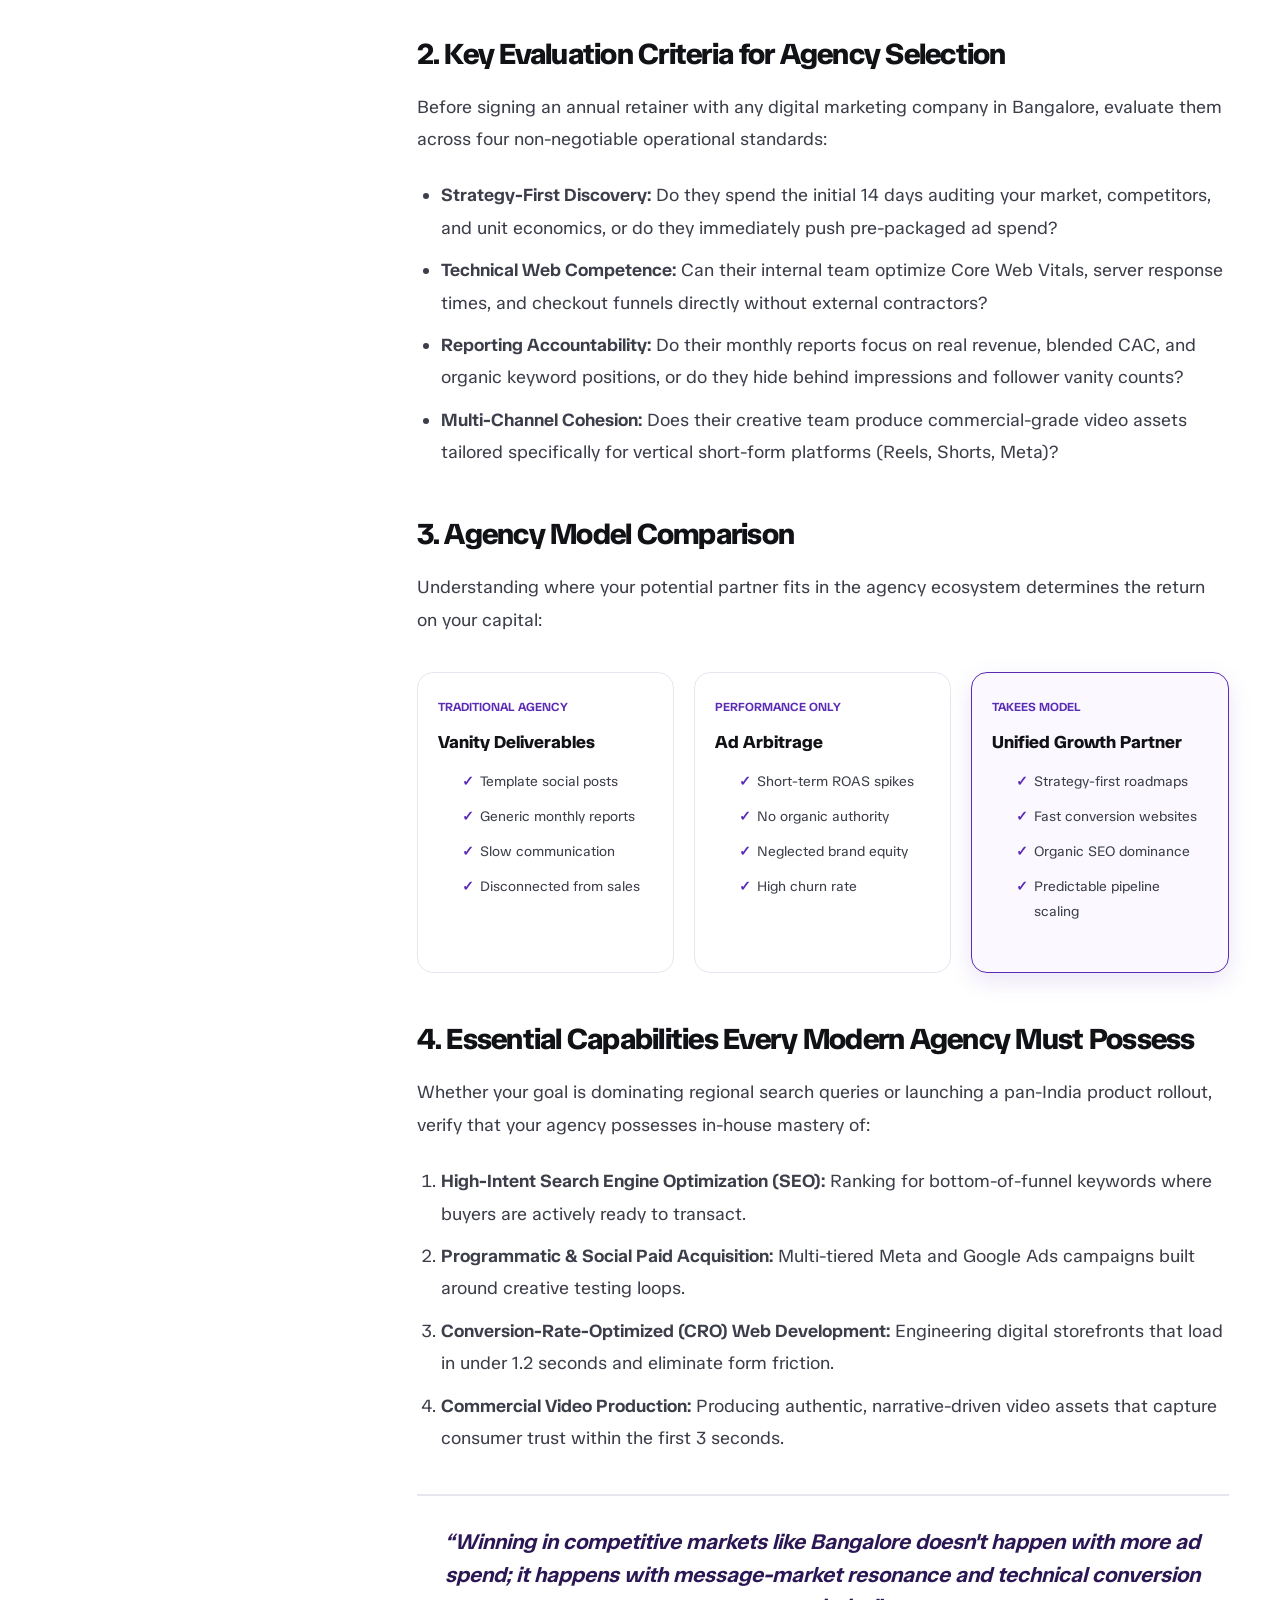
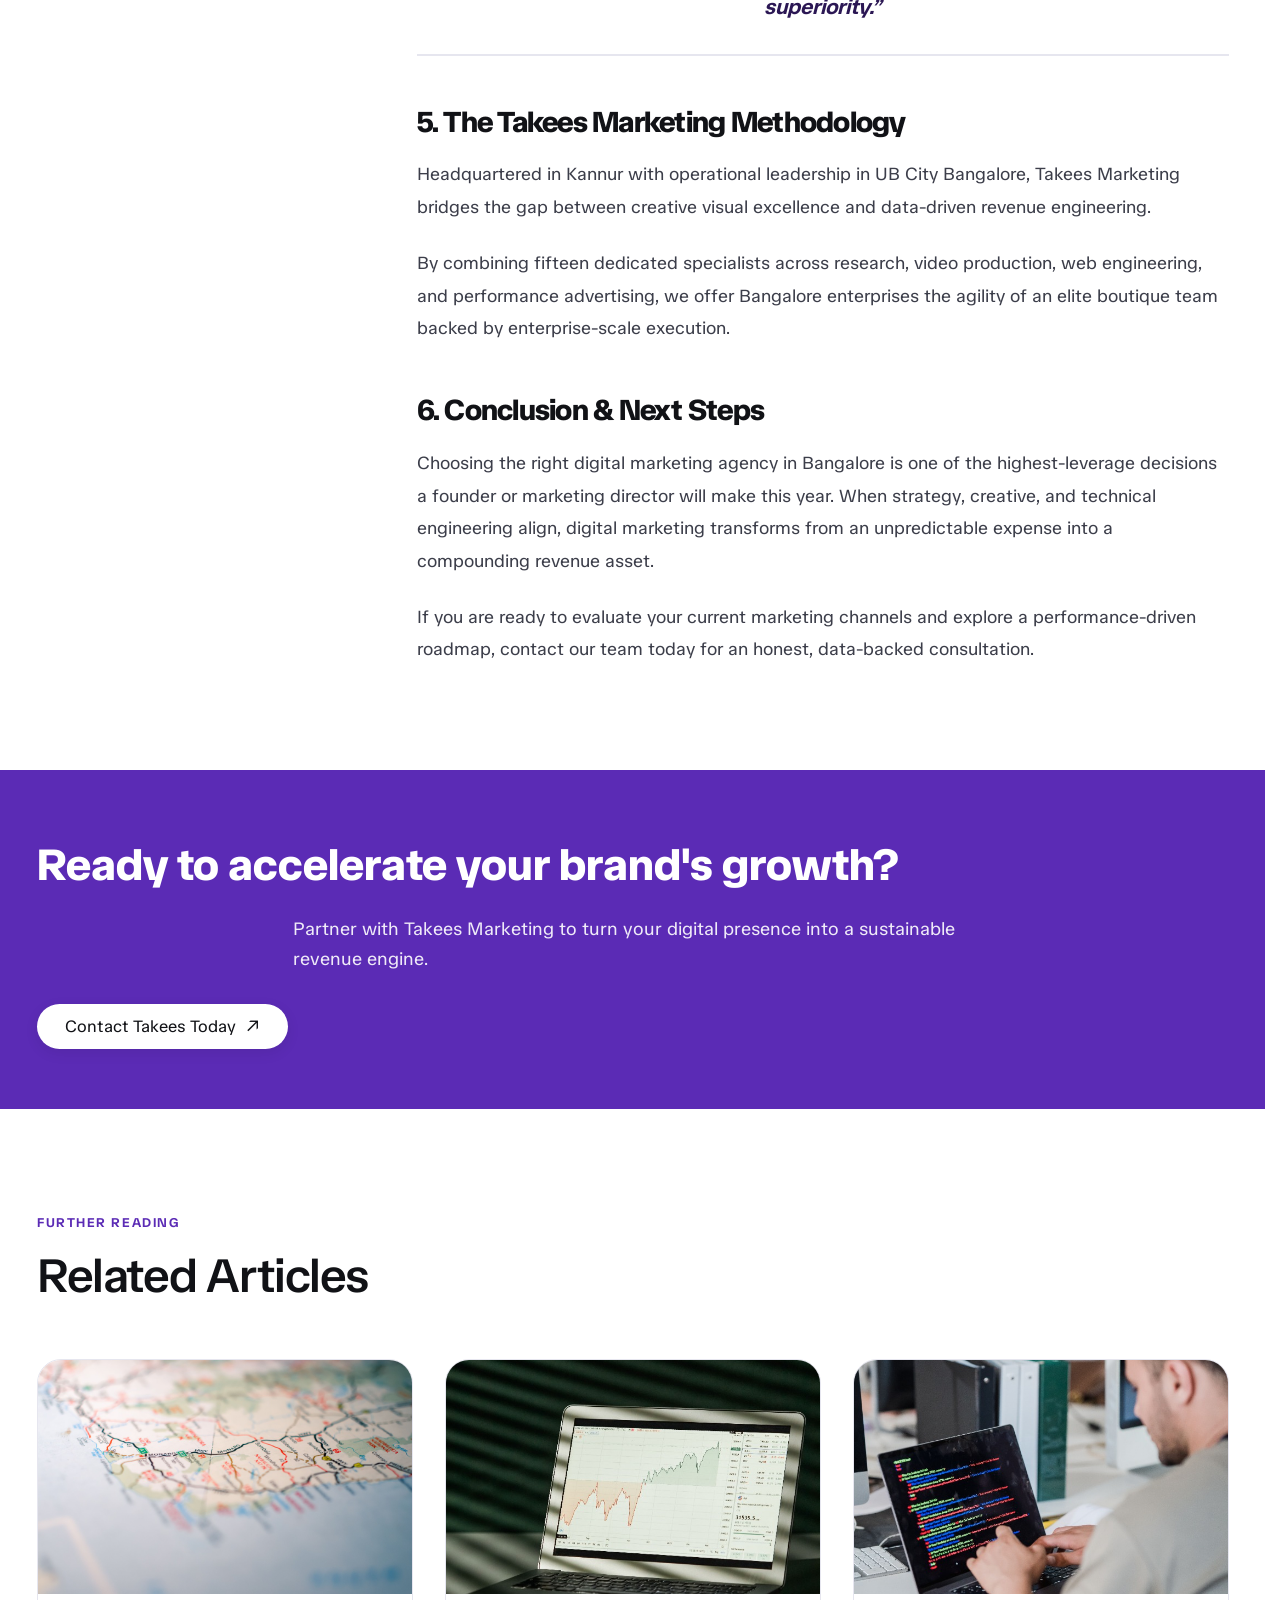
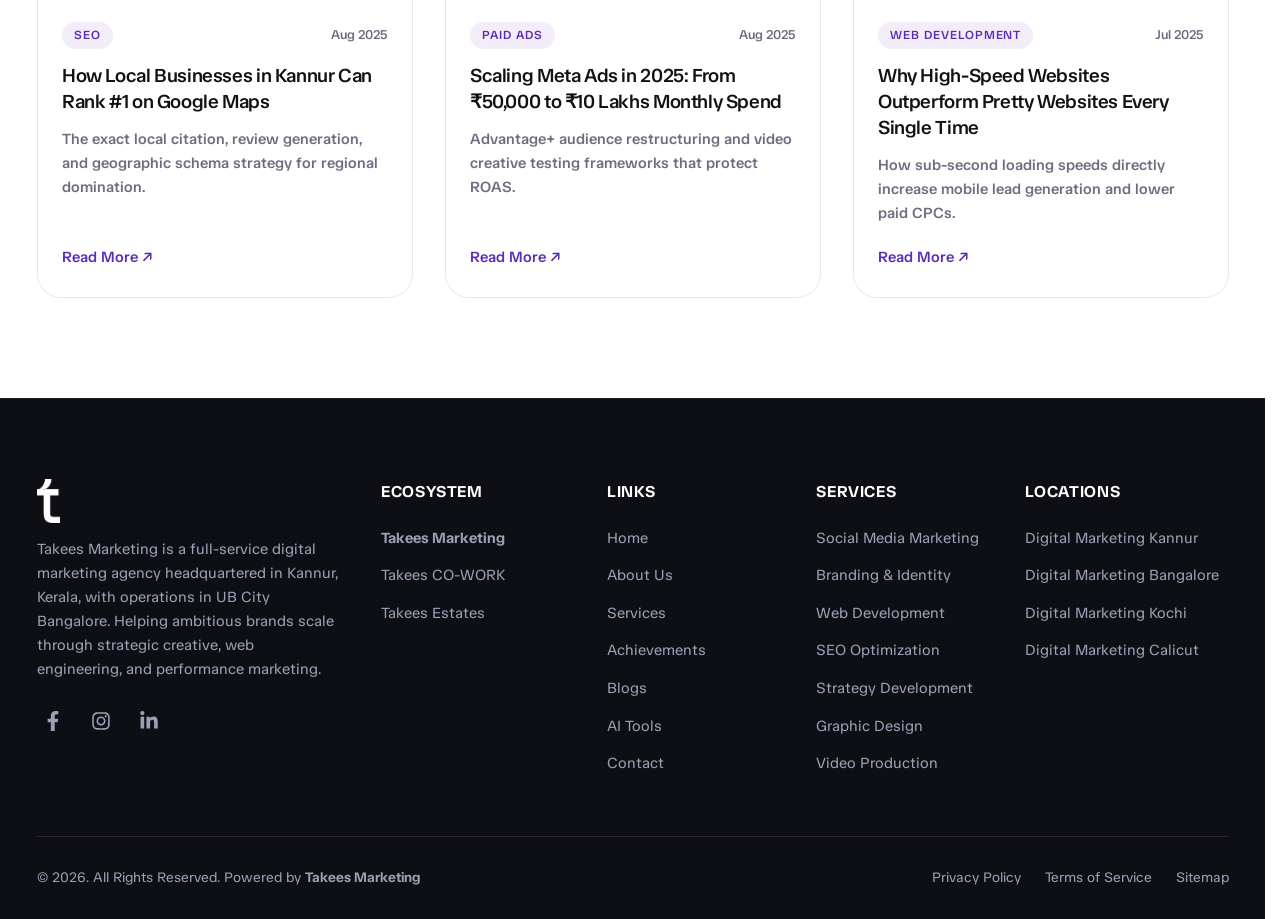
<file: blog-details.html>
<!DOCTYPE html>
<html lang="en">

<head>
  <meta charset="UTF-8">
  <meta name="viewport" content="width=device-width, initial-scale=1.0">
  <title>Best Digital Marketing Agency in Bangalore: Complete Guide 2025 | Takees Marketing</title>
  <meta name="description"
    content="Discover how leading brands select the best digital marketing agency in Bangalore. A comprehensive breakdown of strategies, pricing models, and ROI expectations.">
  <link rel="canonical" href="https://takees.in/best-digital-marketing-agency-in-bangalore/">

  <!-- Stylesheets -->
  <script src="js/theme-init.js"></script>
  <link rel="stylesheet" href="css/style.css">
  <link rel="stylesheet" href="css/responsive.css">

  <!-- Favicon -->
  <link rel="icon" type="image/svg+xml"
    href="data:image/svg+xml,<svg xmlns='http://www.w3.org/2000/svg' viewBox='0 0 32 32'><rect width='32' height='32' rx='8' fill='%235b2bb5'/><text x='16' y='22' fill='%23ffffff' font-size='18' font-weight='800' font-family='sans-serif' text-anchor='middle'>t</text></svg>">
</head>

<body>

  <!-- =========================================================================
       HEADER / NAVIGATION
       ========================================================================= -->
  <header class="site-header" id="siteHeader">
    <div class="container nav-container">
      <a href="index.html" class="brand-logo" aria-label="Takees Marketing Home"><img src="assets/Vector.png" alt="Takees Marketing"></a>

      <!-- Desktop Navigation -->
      <nav class="nav-menu" id="navMenu" aria-label="Main Navigation">
        <a href="index.html" class="nav-link">Home</a>
        <a href="about.html" class="nav-link">About Us</a>
        <a href="services.html" class="nav-link">Services</a>
        <a href="achievements.html" class="nav-link">Achievements</a>
        <a href="blogs.html" class="nav-link active">Blogs</a>
        <a href="ai-tools.html" class="nav-link">AI Tools</a>
        <a href="contact.html" class="nav-link">Contact Us</a>
      </nav>

      <!-- Mobile Hamburger Button -->
      <button class="theme-toggle" id="themeToggle" type="button" aria-label="Switch to dark mode" aria-pressed="false">
        <span class="theme-toggle-icon theme-toggle-sun" aria-hidden="true">&#9728;</span>
        <span class="theme-toggle-track" aria-hidden="true"><span class="theme-toggle-thumb"></span></span>
        <span class="theme-toggle-icon theme-toggle-moon" aria-hidden="true">&#9790;</span>
      </button>

      <button class="menu-toggle" id="menuToggle" aria-label="Toggle Navigation Menu" aria-expanded="false">
        <span></span>
        <span></span>
        <span></span>
      </button>
    </div>
  </header>

  <!-- =========================================================================
       ARTICLE HEADER & BREADCRUMBS
       ========================================================================= -->
  <header class="article-header-wrap">
    <div class="container">
      <nav class="breadcrumbs" aria-label="Breadcrumb">
        <a href="index.html">Home</a> <span>/</span>
        <a href="blogs.html">Blogs</a> <span>/</span>
        <span style="color: var(--primary);">Bangalore Guide</span>
      </nav>

      <span class="kicker">COMPREHENSIVE GUIDE 2025</span>
      <h1 class="article-main-title">
        Best Digital Marketing Agency in Bangalore: Complete Guide 2025
      </h1>

      <div class="article-meta-bar">
        <div class="article-author-badge">
          <div class="article-author-avatar">T</div>
          <div>Takees Marketing Strategy Team</div>
        </div>
        <div>•</div>
        <div>Published: September 2025</div>
        <div>•</div>
        <div>8 min read</div>
        <div>•</div>
        <span class="blog-category-tag">SEO &amp; Growth</span>
      </div>

      <!-- Featured Banner -->
      <div class="article-featured-banner">
        <div>
          <h3>Takees Marketing</h3>
          <p>Performance Marketing &amp; Enterprise Growth in UB City Bangalore</p>
        </div>

      </div>
    </div>
  </header>

  <!-- =========================================================================
       MAIN ARTICLE LAYOUT: 2-COLUMN (STICKY SIDEBAR + CONTENT)
       ========================================================================= -->
  <div class="container">
    <div class="article-layout-grid">
      <!-- Left Sticky Sidebar -->
      <aside class="article-sidebar" aria-label="Table of Contents and Quick Actions">
        <!-- Table of Contents -->
        <div class="sidebar-box">
          <h4 class="sidebar-box-title">Table of Contents</h4>
          <nav class="toc-nav-list">
            <a href="#section-landscape" class="toc-nav-link active">1. The Bangalore Landscape</a>
            <a href="#section-criteria" class="toc-nav-link">2. Key Evaluation Criteria</a>
            <a href="#section-comparison" class="toc-nav-link">3. Agency Model Comparison</a>
            <a href="#section-services" class="toc-nav-link">4. Essential Capabilities</a>
            <a href="#section-takees" class="toc-nav-link">5. The Takees Methodology</a>
            <a href="#section-conclusion" class="toc-nav-link">6. Conclusion &amp; Next Steps</a>
          </nav>
        </div>

        <!-- Sticky Strategy CTA Box -->
        <div class="sidebar-cta-card">
          <h4>Scaling in Bangalore?</h4>
          <p>Get a comprehensive channel audit and pipeline review from our senior performance strategists.</p>
          <a href="contact.html" class="btn btn-white" style="width: 100%;">
            Book Strategy Call ↗
          </a>
        </div>
      </aside>

      <!-- Right Main Content -->
      <main class="article-body">
        <p>
          Bangalore is India’s most dynamic commercial and technology ecosystem. With thousands of funded startups,
          hyper-growth D2C brands, and established multinational conglomerates competing for consumer attention,
          customer acquisition costs on digital channels continue to surge year after year.
        </p>
        <p>
          In this environment, hiring a generic marketing agency that simply posts templated social media graphics or
          runs disjointed ad campaigns is a direct path to burning capital. Modern businesses require integrated growth
          engineering where paid acquisition, search engine authority, and high-speed web architecture work together
          seamlessly.
        </p>

        <!-- Callout Box -->
        <div class="article-callout-box">
          <strong>Key Takeaway for Decision Makers:</strong>
          The best digital marketing agencies in Bangalore no longer charge for hours or arbitrary deliverables. They
          operate as strategic profit partners accountable for qualified pipeline, conversion rates, and sustainable
          customer lifetime value (LTV).
        </div>

        <!-- Section 1 -->
        <h2 id="section-landscape">1. The Bangalore Digital Marketing Landscape in 2025</h2>
        <p>
          Historically, Bangalore businesses separated their marketing requirements: web design was handed to an IT
          consultancy, social media to a boutique creative shop, and performance ads to a freelance media buyer. In
          2025, this fragmented model has broken down.
        </p>
        <p>
          When your web developers don't understand SEO page speed architecture, and your media buyers don't understand
          brand positioning, your advertising budget suffers from severe conversion leakage. The modern standard demands
          a unified agency capable of cross-functional execution.
        </p>

        <!-- Section 2 -->
        <h2 id="section-criteria">2. Key Evaluation Criteria for Agency Selection</h2>
        <p>
          Before signing an annual retainer with any digital marketing company in Bangalore, evaluate them across four
          non-negotiable operational standards:
        </p>
        <ul>
          <li><strong>Strategy-First Discovery:</strong> Do they spend the initial 14 days auditing your market,
            competitors, and unit economics, or do they immediately push pre-packaged ad spend?</li>
          <li><strong>Technical Web Competence:</strong> Can their internal team optimize Core Web Vitals, server
            response times, and checkout funnels directly without external contractors?</li>
          <li><strong>Reporting Accountability:</strong> Do their monthly reports focus on real revenue, blended CAC,
            and organic keyword positions, or do they hide behind impressions and follower vanity counts?</li>
          <li><strong>Multi-Channel Cohesion:</strong> Does their creative team produce commercial-grade video assets
            tailored specifically for vertical short-form platforms (Reels, Shorts, Meta)?</li>
        </ul>

        <!-- Section 3: Metric Comparison -->
        <h2 id="section-comparison">3. Agency Model Comparison</h2>
        <p>
          Understanding where your potential partner fits in the agency ecosystem determines the return on your capital:
        </p>

        <div class="article-metric-comparison">
          <div class="comp-card">
            <div class="comp-badge">Traditional Agency</div>
            <div class="comp-title">Vanity Deliverables</div>
            <ul class="comp-list">
              <li>Template social posts</li>
              <li>Generic monthly reports</li>
              <li>Slow communication</li>
              <li>Disconnected from sales</li>
            </ul>
          </div>

          <div class="comp-card">
            <div class="comp-badge">Performance Only</div>
            <div class="comp-title">Ad Arbitrage</div>
            <ul class="comp-list">
              <li>Short-term ROAS spikes</li>
              <li>No organic authority</li>
              <li>Neglected brand equity</li>
              <li>High churn rate</li>
            </ul>
          </div>

          <div class="comp-card highlight">
            <div class="comp-badge">Takees Model</div>
            <div class="comp-title">Unified Growth Partner</div>
            <ul class="comp-list">
              <li>Strategy-first roadmaps</li>
              <li>Fast conversion websites</li>
              <li>Organic SEO dominance</li>
              <li>Predictable pipeline scaling</li>
            </ul>
          </div>
        </div>

        <!-- Section 4 -->
        <h2 id="section-services">4. Essential Capabilities Every Modern Agency Must Possess</h2>
        <p>
          Whether your goal is dominating regional search queries or launching a pan-India product rollout, verify that
          your agency possesses in-house mastery of:
        </p>
        <ol>
          <li><strong>High-Intent Search Engine Optimization (SEO):</strong> Ranking for bottom-of-funnel keywords where
            buyers are actively ready to transact.</li>
          <li><strong>Programmatic &amp; Social Paid Acquisition:</strong> Multi-tiered Meta and Google Ads campaigns
            built around creative testing loops.</li>
          <li><strong>Conversion-Rate-Optimized (CRO) Web Development:</strong> Engineering digital storefronts that
            load in under 1.2 seconds and eliminate form friction.</li>
          <li><strong>Commercial Video Production:</strong> Producing authentic, narrative-driven video assets that
            capture consumer trust within the first 3 seconds.</li>
        </ol>

        <!-- Pullquote -->
        <div class="article-pullquote">
          “Winning in competitive markets like Bangalore doesn't happen with more ad spend; it happens with
          message-market resonance and technical conversion superiority.”
        </div>

        <!-- Section 5 -->
        <h2 id="section-takees">5. The Takees Marketing Methodology</h2>
        <p>
          Headquartered in Kannur with operational leadership in UB City Bangalore, Takees Marketing bridges the gap
          between creative visual excellence and data-driven revenue engineering.
        </p>
        <p>
          By combining fifteen dedicated specialists across research, video production, web engineering, and performance
          advertising, we offer Bangalore enterprises the agility of an elite boutique team backed by enterprise-scale
          execution.
        </p>

        <!-- Section 6 -->
        <h2 id="section-conclusion">6. Conclusion &amp; Next Steps</h2>
        <p>
          Choosing the right digital marketing agency in Bangalore is one of the highest-leverage decisions a founder or
          marketing director will make this year. When strategy, creative, and technical engineering align, digital
          marketing transforms from an unpredictable expense into a compounding revenue asset.
        </p>
        <p>
          If you are ready to evaluate your current marketing channels and explore a performance-driven roadmap, contact
          our team today for an honest, data-backed consultation.
        </p>
      </main>
    </div>
  </div>

  <!-- =========================================================================
       PURPLE NEWSLETTER / GROWTH CTA SECTION
       ========================================================================= -->
  <section class="section-sm" style="background-color: var(--primary); color: #ffffff;" id="articleCta">
    <div class="container text-center">
      <h2 style="font-size: clamp(2rem, 3.2vw + 1rem, 2.8rem); font-weight: 800; margin-bottom: 14px; color: #ffffff;">
        Ready to accelerate your brand's growth?
      </h2>
      <p style="font-size: 1.15rem; color: rgba(255,255,255,0.9); max-width: 680px; margin: 0 auto 30px;">
        Partner with Takees Marketing to turn your digital presence into a sustainable revenue engine.
      </p>
      <a href="contact.html" class="btn btn-white">
        Contact Takees Today <span class="btn-arrow-icon">↗</span>
      </a>
    </div>
  </section>

  <!-- =========================================================================
       RELATED ARTICLES SECTION
       ========================================================================= -->
  <section class="section" id="relatedArticles">
    <div class="container">
      <div class="section-title-wrap">
        <span class="kicker">FURTHER READING</span>
        <h2 class="section-title">Related Articles</h2>
      </div>

      <div class="blogs-grid-3">
        <article class="blog-card">
          <div class="blog-thumb-box">
            <img src="assets/images/blogs/blog-2.jpg" alt="How Local Businesses in Kannur Can Rank #1 on Google Maps" class="blog-thumb-img" loading="lazy">
          </div>
          <div class="blog-content">
            <div class="blog-meta-row">
              <span class="blog-category-tag">SEO</span>
              <span class="blog-date">Aug 2025</span>
            </div>
            <h3 class="blog-item-title">
              <a href="blog-details.html">How Local Businesses in Kannur Can Rank #1 on Google Maps</a>
            </h3>
            <p class="blog-item-excerpt">
              The exact local citation, review generation, and geographic schema strategy for regional domination.
            </p>
            <a href="blog-details.html" class="blog-read-link">Read More ↗</a>
          </div>
        </article>

        <article class="blog-card">
          <div class="blog-thumb-box">
            <img src="assets/images/blogs/blog-3.jpg" alt="Scaling Meta Ads in 2025" class="blog-thumb-img" loading="lazy">
          </div>
          <div class="blog-content">
            <div class="blog-meta-row">
              <span class="blog-category-tag">Paid Ads</span>
              <span class="blog-date">Aug 2025</span>
            </div>
            <h3 class="blog-item-title">
              <a href="blog-details.html">Scaling Meta Ads in 2025: From ₹50,000 to ₹10 Lakhs Monthly Spend</a>
            </h3>
            <p class="blog-item-excerpt">
              Advantage+ audience restructuring and video creative testing frameworks that protect ROAS.
            </p>
            <a href="blog-details.html" class="blog-read-link">Read More ↗</a>
          </div>
        </article>

        <article class="blog-card">
          <div class="blog-thumb-box">
            <img src="assets/images/blogs/blog-5.jpg" alt="Why High-Speed Websites Outperform Pretty Websites" class="blog-thumb-img" loading="lazy">
          </div>
          <div class="blog-content">
            <div class="blog-meta-row">
              <span class="blog-category-tag">Web Development</span>
              <span class="blog-date">Jul 2025</span>
            </div>
            <h3 class="blog-item-title">
              <a href="blog-details.html">Why High-Speed Websites Outperform Pretty Websites Every Single Time</a>
            </h3>
            <p class="blog-item-excerpt">
              How sub-second loading speeds directly increase mobile lead generation and lower paid CPCs.
            </p>
            <a href="blog-details.html" class="blog-read-link">Read More ↗</a>
          </div>
        </article>
      </div>
    </div>
  </section>

  <!-- =========================================================================
       FOOTER (DARK)
       ========================================================================= -->
  <footer class="site-footer" id="siteFooter">
    <div class="container">
      <div class="footer-top">
        <div class="footer-brand">
          <a href="index.html" class="brand-logo" aria-label="Takees Marketing Home"><img src="assets/Vector.png" alt="Takees Marketing"></a>
          <p class="footer-desc">
            Takees Marketing is a full-service digital marketing agency headquartered in Kannur, Kerala, with operations
            in UB City Bangalore. Helping ambitious brands scale through strategic creative, web engineering, and
            performance marketing.
          </p>
          <div class="footer-social-links" aria-label="Takees social media">
            <a href="https://www.facebook.com/share/1Bzk7uZRUZ/" class="footer-social-link" target="_blank"
              rel="noopener noreferrer" aria-label="Facebook">
              <svg viewBox="0 0 320 512" aria-hidden="true" focusable="false">
                <path d="M279.14 288l14.22-92.66h-88.91v-60.13c0-25.35 12.42-50.06 52.24-50.06h40.42V6.26S260.43 0 225.36 0c-73.22 0-121.08 44.38-121.08 124.72v70.62H22.89V288h81.39v224h100.17V288z" />
              </svg>
            </a>
            <a href="https://www.instagram.com/takees.in?stkn=MTE3eTA4NGY0emdpNw==" class="footer-social-link" target="_blank"
              rel="noopener noreferrer" aria-label="Instagram">
              <svg viewBox="0 0 448 512" aria-hidden="true" focusable="false">
                <path d="M224.1 141c-63.6 0-114.9 51.3-114.9 114.9s51.3 114.9 114.9 114.9S339 319.5 339 255.9 287.7 141 224.1 141zm0 189.6c-41.1 0-74.7-33.5-74.7-74.7s33.5-74.7 74.7-74.7 74.7 33.5 74.7 74.7-33.6 74.7-74.7 74.7zm146.4-194.3c0 14.9-12 26.8-26.8 26.8-14.9 0-26.8-12-26.8-26.8s12-26.8 26.8-26.8 26.8 12 26.8 26.8zm76.1 27.2c-1.7-35.9-9.9-67.7-36.2-93.9-26.2-26.2-58-34.4-93.9-36.2-37-2.1-147.9-2.1-184.9 0-35.8 1.7-67.6 9.9-93.9 36.1s-34.4 58-36.2 93.9c-2.1 37-2.1 147.9 0 184.9 1.7 35.9 9.9 67.7 36.2 93.9s58 34.4 93.9 36.2c37 2.1 147.9 2.1 184.9 0 35.9-1.7 67.7-9.9 93.9-36.2 26.2-26.2 34.4-58 36.2-93.9 2.1-37 2.1-147.8 0-184.8zM398.8 388c-7.8 19.6-22.9 34.7-42.6 42.6-29.5 11.7-99.5 9-132.1 9s-102.7 2.6-132.1-9c-19.6-7.8-34.7-22.9-42.6-42.6-11.7-29.5-9-99.5-9-132.1s-2.6-102.7 9-132.1c7.8-19.6 22.9-34.7 42.6-42.6 29.5-11.7 99.5-9 132.1-9s102.7-2.6 132.1 9c19.6 7.8 34.7 22.9 42.6 42.6 11.7 29.5 9 99.5 9 132.1z" />
              </svg>
            </a>
            <a href="https://www.linkedin.com/company/takees/" class="footer-social-link" target="_blank"
              rel="noopener noreferrer" aria-label="LinkedIn">
              <svg viewBox="0 0 448 512" aria-hidden="true" focusable="false">
                <path d="M100.28 448H7.4V148.9h92.88zM53.79 108.1C24.09 108.1 0 83.5 0 53.8a53.79 53.79 0 0 1 107.58 0c0 29.7-24.1 54.3-53.79 54.3zM447.9 448h-92.68V302.4c0-34.7-.7-79.2-48.29-79.2-48.3 0-55.7 37.7-55.7 76.7V448h-92.78V148.9h89.08v40.8h1.3c12.4-23.5 42.7-48.3 87.9-48.3 94 0 111.3 61.9 111.3 142.3V448z" />
              </svg>
            </a>
          </div>
        </div>

        <div>
          <h4 class="footer-col-title">ECOSYSTEM</h4>
          <ul class="footer-links">
            <li><a href="index.html" class="footer-link"><strong>Takees Marketing</strong></a></li>
            <li><a href="https://takeescowork.com/" class="footer-link" target="_blank" rel="noopener noreferrer">Takees CO-WORK</a></li>
            <li><a href="https://takeesestates.com/" class="footer-link" target="_blank" rel="noopener noreferrer">Takees Estates</a></li>
          </ul>
        </div>

        <div>
          <h4 class="footer-col-title">LINKS</h4>
          <ul class="footer-links">
            <li><a href="index.html" class="footer-link">Home</a></li>
            <li><a href="about.html" class="footer-link">About Us</a></li>
            <li><a href="services.html" class="footer-link">Services</a></li>
            <li><a href="achievements.html" class="footer-link">Achievements</a></li>
            <li><a href="blogs.html" class="footer-link">Blogs</a></li>
            <li><a href="ai-tools.html" class="footer-link">AI Tools</a></li>
            <li><a href="contact.html" class="footer-link">Contact</a></li>
          </ul>
        </div>

        <!-- Col 4: Services -->
        <div>
          <h4 class="footer-col-title">SERVICES</h4>
          <ul class="footer-links">
            <li><a href="services.html#social-media" class="footer-link">Social Media Marketing</a></li>
            <li><a href="services.html#branding" class="footer-link">Branding &amp; Identity</a></li>
            <li><a href="services.html#web-dev" class="footer-link">Web Development</a></li>
            <li><a href="services.html#seo" class="footer-link">SEO Optimization</a></li>
            <li><a href="services.html#strategy" class="footer-link">Strategy Development</a></li>
            <li><a href="services.html#graphic-design" class="footer-link">Graphic Design</a></li>
            <li><a href="services.html#video-production" class="footer-link">Video Production</a></li>
          </ul>
        </div>

        <!-- Col 5: Locations -->
        <div>
          <h4 class="footer-col-title">LOCATIONS</h4>
          <ul class="footer-links">
            <li><a href="contact.html#whereToFind" class="footer-link">Digital Marketing Kannur</a></li>
            <li><a href="contact.html#whereToFind" class="footer-link">Digital Marketing Bangalore</a></li>
            <li><a href="contact.html#whereToFind" class="footer-link">Digital Marketing Kochi</a></li>
            <li><a href="contact.html#whereToFind" class="footer-link">Digital Marketing Calicut</a></li>
          </ul>
        </div>
      </div>

      <div class="footer-bottom">
        <div>
          &copy; 2026. All Rights Reserved. Powered by <strong>Takees Marketing</strong>
        </div>
        <div class="footer-legal-links">
          <span>Privacy Policy</span>
          <span>Terms of Service</span>
          <span>Sitemap</span>
        </div>
      </div>
    </div>
  </footer>

  <!-- Floating WhatsApp -->
  <a href="https://wa.me/918137890091?text=Hi%20Takees%20Marketing%2C%20I%27m%20interested%20in%20your%20services.%20I%27d%20like%20to%20know%20more%20about%20how%20you%20can%20help%20my%20business."
    class="floating-whatsapp" target="_blank" rel="noopener noreferrer"
    aria-label="Chat with Takees Marketing on WhatsApp">
    <svg viewBox="0 0 24 24" aria-hidden="true">
      <path
        d="M12.031 2C6.495 2 2 6.495 2 12.031c0 1.97.57 3.81 1.558 5.373L2 22l4.773-1.523c1.51.91 3.266 1.434 5.258 1.434 5.536 0 10.031-4.495 10.031-10.031C22.062 6.495 17.567 2 12.031 2zm0 18.375c-1.745 0-3.37-.5-4.75-1.37l-.34-.21-2.83.9.91-2.75-.22-.35a8.293 8.293 0 0 1-1.36-4.564c0-4.6 3.74-8.34 8.34-8.34 4.6 0 8.34 3.74 8.34 8.34 0 4.6-3.74 8.34-8.34 8.34zm4.56-6.24c-.25-.13-1.48-.73-1.71-.81-.23-.08-.4-.13-.57.13-.17.25-.66.81-.81.98-.15.17-.3.19-.55.06-.25-.13-1.06-.39-2.02-1.25-.75-.67-1.25-1.5-1.4-1.75-.15-.25-.02-.39.11-.51.11-.11.25-.29.38-.44.13-.15.17-.25.25-.42.08-.17.04-.32-.02-.45-.06-.13-.57-1.37-.78-1.88-.2-.49-.41-.43-.57-.43h-.48c-.17 0-.45.06-.69.32-.23.25-.9.88-.9 2.15s.92 2.5 1.05 2.67c.13.17 1.81 2.76 4.39 3.87.61.26 1.09.42 1.46.54.62.2 1.18.17 1.63.1.5-.07 1.48-.61 1.69-1.2.21-.59.21-1.1.15-1.2-.06-.1-.23-.17-.48-.29z" />
    </svg>
    <span class="tooltip">Chat with us on WhatsApp</span>
  </a>

  <!-- JavaScript -->
  <script src="js/main.js"></script>
</body>

</html>
</file>
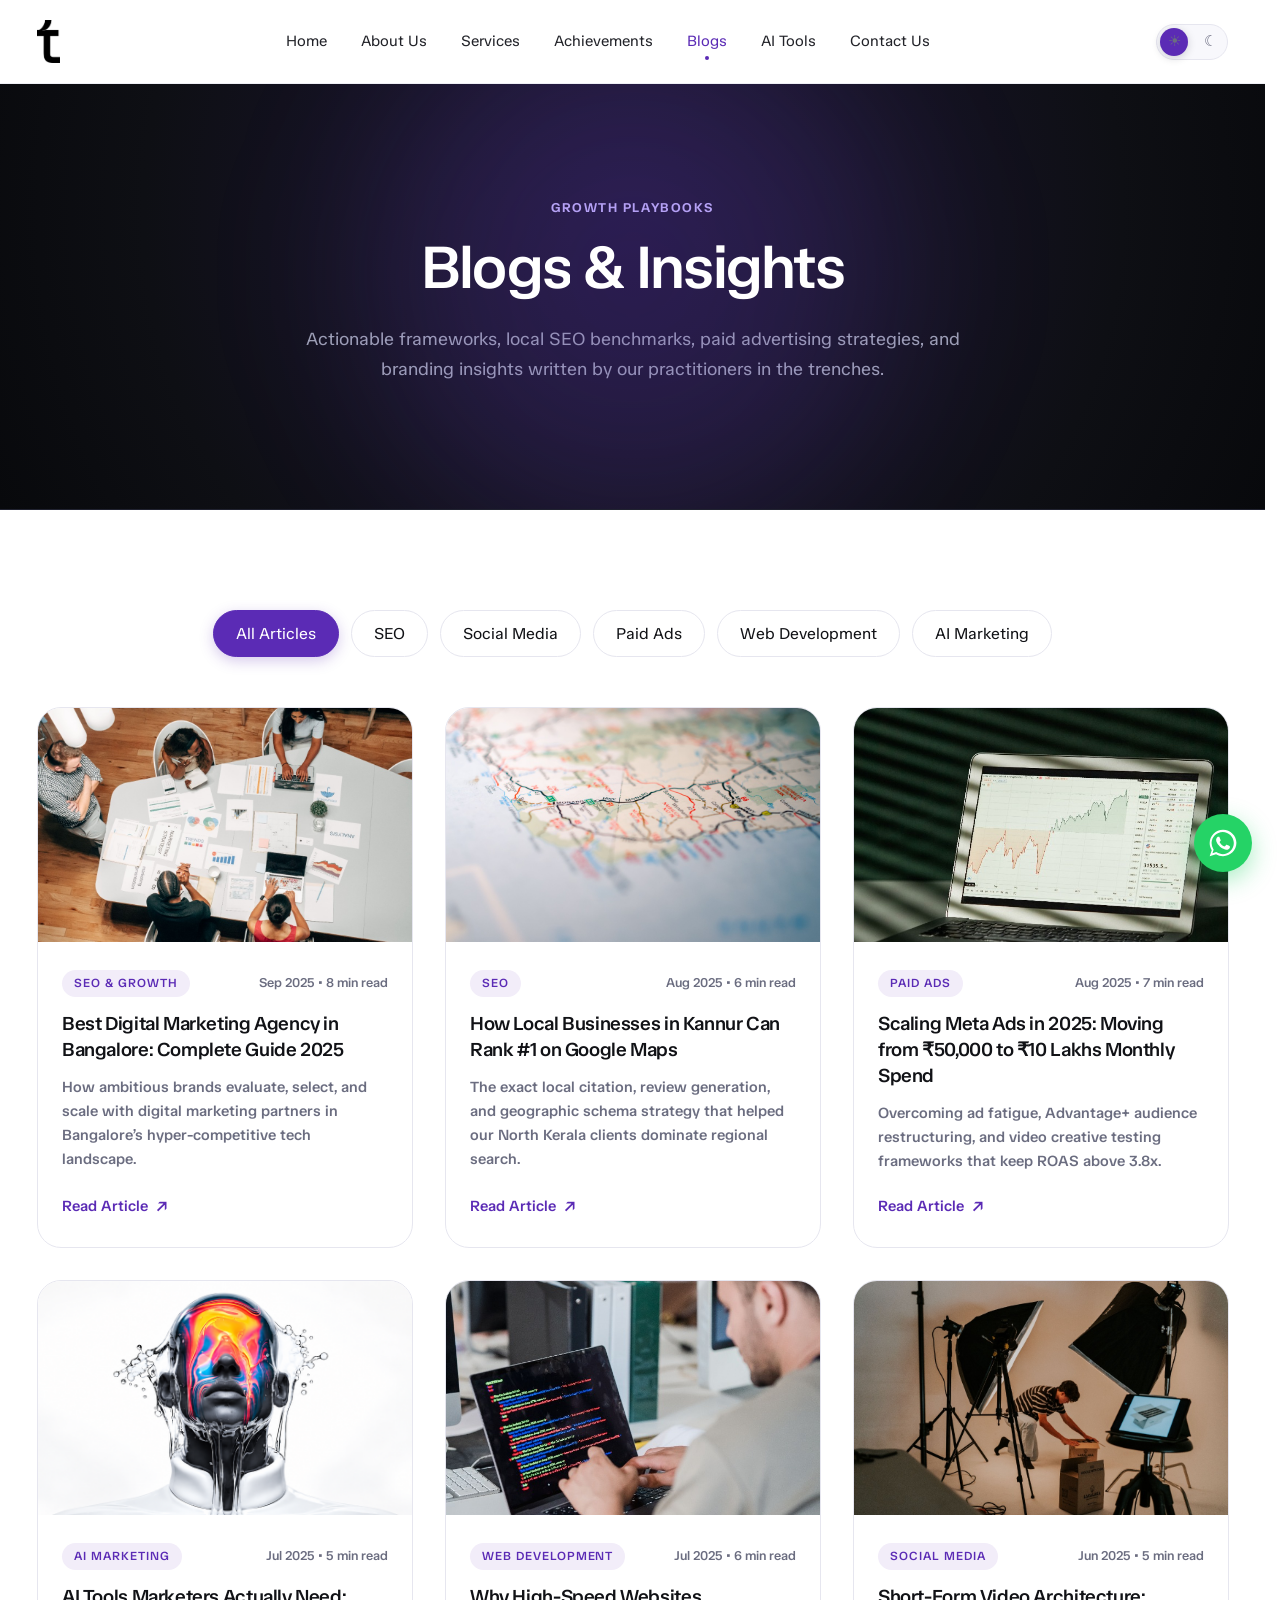
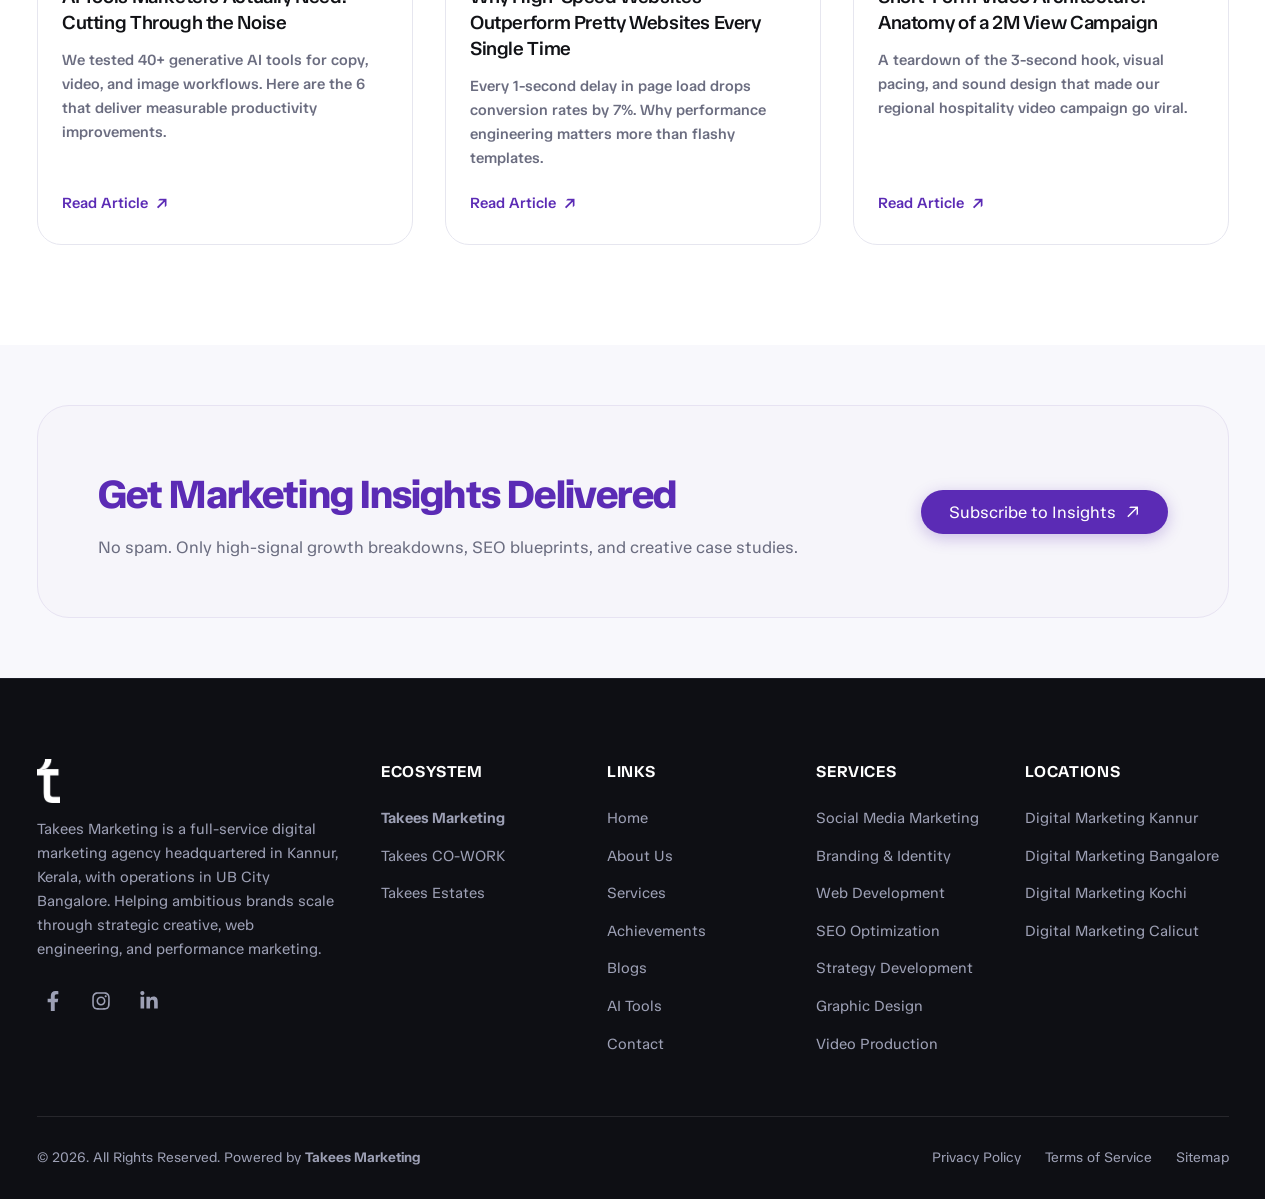
<file: blogs.html>
<!DOCTYPE html>
<html lang="en">

<head>
  <meta charset="UTF-8">
  <meta name="viewport" content="width=device-width, initial-scale=1.0">
  <title>Digital Marketing & SEO Blogs | Takees Marketing</title>
  <meta name="description"
    content="Actionable guides, SEO strategies, Meta Ads breakdowns, and digital growth playbooks from the strategists at Takees Marketing.">
  <link rel="canonical" href="https://takees.in/blogs/">

  <!-- Stylesheets -->
  <script src="js/theme-init.js"></script>
  <link rel="stylesheet" href="css/style.css">
  <link rel="stylesheet" href="css/responsive.css">

  <!-- Favicon -->
  <link rel="icon" type="image/svg+xml"
    href="data:image/svg+xml,<svg xmlns='http://www.w3.org/2000/svg' viewBox='0 0 32 32'><rect width='32' height='32' rx='8' fill='%235b2bb5'/><text x='16' y='22' fill='%23ffffff' font-size='18' font-weight='800' font-family='sans-serif' text-anchor='middle'>t</text></svg>">
</head>

<body>

  <!-- =========================================================================
       HEADER / NAVIGATION
       ========================================================================= -->
  <header class="site-header" id="siteHeader">
    <div class="container nav-container">
      <a href="index.html" class="brand-logo" aria-label="Takees Marketing Home"><img src="assets/Vector.png" alt="Takees Marketing"></a>

      <!-- Desktop Navigation -->
      <nav class="nav-menu" id="navMenu" aria-label="Main Navigation">
        <a href="index.html" class="nav-link">Home</a>
        <a href="about.html" class="nav-link">About Us</a>
        <a href="services.html" class="nav-link">Services</a>
        <a href="achievements.html" class="nav-link">Achievements</a>
        <a href="blogs.html" class="nav-link active">Blogs</a>
        <a href="ai-tools.html" class="nav-link">AI Tools</a>
        <a href="contact.html" class="nav-link">Contact Us</a>
      </nav>

      <!-- Mobile Hamburger Button -->
      <button class="theme-toggle" id="themeToggle" type="button" aria-label="Switch to dark mode" aria-pressed="false">
        <span class="theme-toggle-icon theme-toggle-sun" aria-hidden="true">&#9728;</span>
        <span class="theme-toggle-track" aria-hidden="true"><span class="theme-toggle-thumb"></span></span>
        <span class="theme-toggle-icon theme-toggle-moon" aria-hidden="true">&#9790;</span>
      </button>

      <button class="menu-toggle" id="menuToggle" aria-label="Toggle Navigation Menu" aria-expanded="false">
        <span></span>
        <span></span>
        <span></span>
      </button>
    </div>
  </header>

  <!-- =========================================================================
       HERO: BLOGS
       ========================================================================= -->
  <section class="dark-hero" id="blogsHero">
    <div class="container container-narrow">
      <span class="kicker kicker-light">GROWTH PLAYBOOKS</span>
      <h1 class="section-title">Blogs &amp; Insights</h1>
      <p class="section-subtitle">
        Actionable frameworks, local SEO benchmarks, paid advertising strategies, and branding insights written by our
        practitioners in the trenches.
      </p>
    </div>
  </section>

  <!-- =========================================================================
       BLOG LISTING SECTION WITH CATEGORY FILTER
       ========================================================================= -->
  <section class="section" id="blogListing">
    <div class="container">
      <!-- Filter Buttons -->
      <div class="blog-filters">
        <button class="filter-btn active" data-filter="all">All Articles</button>
        <button class="filter-btn" data-filter="seo">SEO</button>
        <button class="filter-btn" data-filter="social">Social Media</button>
        <button class="filter-btn" data-filter="ads">Paid Ads</button>
        <button class="filter-btn" data-filter="web">Web Development</button>
        <button class="filter-btn" data-filter="ai">AI Marketing</button>
      </div>

      <!-- Blogs Grid -->
      <div class="blogs-grid-3">
        <!-- Blog 1 (Primary Link to Blog Details) -->
        <article class="blog-card" data-category="seo">
          <div class="blog-thumb-box">
            <img src="assets/images/blogs/blog-1.jpg" alt="Best Digital Marketing Agency in Bangalore"
              class="blog-thumb-img" loading="lazy">
          </div>
          <div class="blog-content">
            <div class="blog-meta-row">
              <span class="blog-category-tag">SEO &amp; Growth</span>
              <span class="blog-date">Sep 2025 • 8 min read</span>
            </div>
            <h2 class="blog-item-title">
              <a href="blog-details.html">Best Digital Marketing Agency in Bangalore: Complete Guide 2025</a>
            </h2>
            <p class="blog-item-excerpt">
              How ambitious brands evaluate, select, and scale with digital marketing partners in Bangalore’s
              hyper-competitive tech landscape.
            </p>
            <a href="blog-details.html" class="blog-read-link">
              Read Article <span class="btn-arrow-icon">↗</span>
            </a>
          </div>
        </article>

        <!-- Blog 2 -->
        <article class="blog-card" data-category="seo">
          <div class="blog-thumb-box">
            <img src="assets/images/blogs/blog-2.jpg" alt="How Local Businesses in Kannur Can Rank #1 on Google Maps"
              class="blog-thumb-img" loading="lazy">
          </div>
          <div class="blog-content">
            <div class="blog-meta-row">
              <span class="blog-category-tag">SEO</span>
              <span class="blog-date">Aug 2025 • 6 min read</span>
            </div>
            <h2 class="blog-item-title">
              <a href="blog-details.html">How Local Businesses in Kannur Can Rank #1 on Google Maps</a>
            </h2>
            <p class="blog-item-excerpt">
              The exact local citation, review generation, and geographic schema strategy that helped our North Kerala
              clients dominate regional search.
            </p>
            <a href="blog-details.html" class="blog-read-link">
              Read Article <span class="btn-arrow-icon">↗</span>
            </a>
          </div>
        </article>

        <!-- Blog 3 -->
        <article class="blog-card" data-category="ads">
          <div class="blog-thumb-box">
            <img src="assets/images/blogs/blog-3.jpg" alt="Scaling Meta Ads in 2025" class="blog-thumb-img"
              loading="lazy">
          </div>
          <div class="blog-content">
            <div class="blog-meta-row">
              <span class="blog-category-tag">Paid Ads</span>
              <span class="blog-date">Aug 2025 • 7 min read</span>
            </div>
            <h2 class="blog-item-title">
              <a href="blog-details.html">Scaling Meta Ads in 2025: Moving from ₹50,000 to ₹10 Lakhs Monthly Spend</a>
            </h2>
            <p class="blog-item-excerpt">
              Overcoming ad fatigue, Advantage+ audience restructuring, and video creative testing frameworks that keep
              ROAS above 3.8x.
            </p>
            <a href="blog-details.html" class="blog-read-link">
              Read Article <span class="btn-arrow-icon">↗</span>
            </a>
          </div>
        </article>

        <!-- Blog 4 -->
        <article class="blog-card" data-category="ai">
          <div class="blog-thumb-box">
            <img src="assets/images/blogs/blog-4.jpg" alt="AI Tools Marketers Actually Need" class="blog-thumb-img"
              loading="lazy">
          </div>
          <div class="blog-content">
            <div class="blog-meta-row">
              <span class="blog-category-tag">AI Marketing</span>
              <span class="blog-date">Jul 2025 • 5 min read</span>
            </div>
            <h2 class="blog-item-title">
              <a href="blog-details.html">AI Tools Marketers Actually Need: Cutting Through the Noise</a>
            </h2>
            <p class="blog-item-excerpt">
              We tested 40+ generative AI tools for copy, video, and image workflows. Here are the 6 that deliver
              measurable productivity improvements.
            </p>
            <a href="blog-details.html" class="blog-read-link">
              Read Article <span class="btn-arrow-icon">↗</span>
            </a>
          </div>
        </article>

        <!-- Blog 5 -->
        <article class="blog-card" data-category="web">
          <div class="blog-thumb-box">
            <img src="assets/images/blogs/blog-5.jpg" alt="Why High-Speed Websites Outperform Pretty Websites"
              class="blog-thumb-img" loading="lazy">
          </div>
          <div class="blog-content">
            <div class="blog-meta-row">
              <span class="blog-category-tag">Web Development</span>
              <span class="blog-date">Jul 2025 • 6 min read</span>
            </div>
            <h2 class="blog-item-title">
              <a href="blog-details.html">Why High-Speed Websites Outperform Pretty Websites Every Single Time</a>
            </h2>
            <p class="blog-item-excerpt">
              Every 1-second delay in page load drops conversion rates by 7%. Why performance engineering matters more
              than flashy templates.
            </p>
            <a href="blog-details.html" class="blog-read-link">
              Read Article <span class="btn-arrow-icon">↗</span>
            </a>
          </div>
        </article>

        <!-- Blog 6 -->
        <article class="blog-card" data-category="social">
          <div class="blog-thumb-box">
            <img src="assets/images/blogs/blog-6.jpg" alt="Short-Form Video Architecture" class="blog-thumb-img"
              loading="lazy">
          </div>
          <div class="blog-content">
            <div class="blog-meta-row">
              <span class="blog-category-tag">Social Media</span>
              <span class="blog-date">Jun 2025 • 5 min read</span>
            </div>
            <h2 class="blog-item-title">
              <a href="blog-details.html">Short-Form Video Architecture: Anatomy of a 2M View Campaign</a>
            </h2>
            <p class="blog-item-excerpt">
              A teardown of the 3-second hook, visual pacing, and sound design that made our regional hospitality video
              campaign go viral.
            </p>
            <a href="blog-details.html" class="blog-read-link">
              Read Article <span class="btn-arrow-icon">↗</span>
            </a>
          </div>
        </article>
      </div>
    </div>
  </section>

  <!-- =========================================================================
       NEWSLETTER / STRATEGY CTA BANNER
       ========================================================================= -->
  <section class="section-sm" style="background-color: var(--bg-subtle);">
    <div class="container">
      <div class="cta-banner-light">
        <div>
          <h2 class="cta-banner-light-title">Get Marketing Insights Delivered</h2>
          <p class="cta-banner-light-desc">
            No spam. Only high-signal growth breakdowns, SEO blueprints, and creative case studies.
          </p>
        </div>
        <div>
          <a href="contact.html" class="btn btn-primary">
            Subscribe to Insights <span class="btn-arrow-icon">↗</span>
          </a>
        </div>
      </div>
    </div>
  </section>

  <!-- =========================================================================
       FOOTER (DARK)
       ========================================================================= -->
  <footer class="site-footer" id="siteFooter">
    <div class="container">
      <div class="footer-top">
        <div class="footer-brand">
          <a href="index.html" class="brand-logo" aria-label="Takees Marketing Home"><img src="assets/Vector.png" alt="Takees Marketing"></a>
          <p class="footer-desc">
            Takees Marketing is a full-service digital marketing agency headquartered in Kannur, Kerala, with operations
            in UB City Bangalore. Helping ambitious brands scale through strategic creative, web engineering, and
            performance marketing.
          </p>
          <div class="footer-social-links" aria-label="Takees social media">
            <a href="https://www.facebook.com/share/1Bzk7uZRUZ/" class="footer-social-link" target="_blank"
              rel="noopener noreferrer" aria-label="Facebook">
              <svg viewBox="0 0 320 512" aria-hidden="true" focusable="false">
                <path d="M279.14 288l14.22-92.66h-88.91v-60.13c0-25.35 12.42-50.06 52.24-50.06h40.42V6.26S260.43 0 225.36 0c-73.22 0-121.08 44.38-121.08 124.72v70.62H22.89V288h81.39v224h100.17V288z" />
              </svg>
            </a>
            <a href="https://www.instagram.com/takees.in?stkn=MTE3eTA4NGY0emdpNw==" class="footer-social-link" target="_blank"
              rel="noopener noreferrer" aria-label="Instagram">
              <svg viewBox="0 0 448 512" aria-hidden="true" focusable="false">
                <path d="M224.1 141c-63.6 0-114.9 51.3-114.9 114.9s51.3 114.9 114.9 114.9S339 319.5 339 255.9 287.7 141 224.1 141zm0 189.6c-41.1 0-74.7-33.5-74.7-74.7s33.5-74.7 74.7-74.7 74.7 33.5 74.7 74.7-33.6 74.7-74.7 74.7zm146.4-194.3c0 14.9-12 26.8-26.8 26.8-14.9 0-26.8-12-26.8-26.8s12-26.8 26.8-26.8 26.8 12 26.8 26.8zm76.1 27.2c-1.7-35.9-9.9-67.7-36.2-93.9-26.2-26.2-58-34.4-93.9-36.2-37-2.1-147.9-2.1-184.9 0-35.8 1.7-67.6 9.9-93.9 36.1s-34.4 58-36.2 93.9c-2.1 37-2.1 147.9 0 184.9 1.7 35.9 9.9 67.7 36.2 93.9s58 34.4 93.9 36.2c37 2.1 147.9 2.1 184.9 0 35.9-1.7 67.7-9.9 93.9-36.2 26.2-26.2 34.4-58 36.2-93.9 2.1-37 2.1-147.8 0-184.8zM398.8 388c-7.8 19.6-22.9 34.7-42.6 42.6-29.5 11.7-99.5 9-132.1 9s-102.7 2.6-132.1-9c-19.6-7.8-34.7-22.9-42.6-42.6-11.7-29.5-9-99.5-9-132.1s-2.6-102.7 9-132.1c7.8-19.6 22.9-34.7 42.6-42.6 29.5-11.7 99.5-9 132.1-9s102.7-2.6 132.1 9c19.6 7.8 34.7 22.9 42.6 42.6 11.7 29.5 9 99.5 9 132.1z" />
              </svg>
            </a>
            <a href="https://www.linkedin.com/company/takees/" class="footer-social-link" target="_blank"
              rel="noopener noreferrer" aria-label="LinkedIn">
              <svg viewBox="0 0 448 512" aria-hidden="true" focusable="false">
                <path d="M100.28 448H7.4V148.9h92.88zM53.79 108.1C24.09 108.1 0 83.5 0 53.8a53.79 53.79 0 0 1 107.58 0c0 29.7-24.1 54.3-53.79 54.3zM447.9 448h-92.68V302.4c0-34.7-.7-79.2-48.29-79.2-48.3 0-55.7 37.7-55.7 76.7V448h-92.78V148.9h89.08v40.8h1.3c12.4-23.5 42.7-48.3 87.9-48.3 94 0 111.3 61.9 111.3 142.3V448z" />
              </svg>
            </a>
          </div>
        </div>

        <div>
          <h4 class="footer-col-title">ECOSYSTEM</h4>
          <ul class="footer-links">
            <li><a href="index.html" class="footer-link"><strong>Takees Marketing</strong></a></li>
            <li><a href="https://takeescowork.com/" class="footer-link" target="_blank" rel="noopener noreferrer">Takees CO-WORK</a></li>
            <li><a href="https://takeesestates.com/" class="footer-link" target="_blank" rel="noopener noreferrer">Takees Estates</a></li>
          </ul>
        </div>

        <div>
          <h4 class="footer-col-title">LINKS</h4>
          <ul class="footer-links">
            <li><a href="index.html" class="footer-link">Home</a></li>
            <li><a href="about.html" class="footer-link">About Us</a></li>
            <li><a href="services.html" class="footer-link">Services</a></li>
            <li><a href="achievements.html" class="footer-link">Achievements</a></li>
            <li><a href="blogs.html" class="footer-link">Blogs</a></li>
            <li><a href="ai-tools.html" class="footer-link">AI Tools</a></li>
            <li><a href="contact.html" class="footer-link">Contact</a></li>
          </ul>
        </div>

        <!-- Col 4: Services -->
        <div>
          <h4 class="footer-col-title">SERVICES</h4>
          <ul class="footer-links">
            <li><a href="services.html#social-media" class="footer-link">Social Media Marketing</a></li>
            <li><a href="services.html#branding" class="footer-link">Branding &amp; Identity</a></li>
            <li><a href="services.html#web-dev" class="footer-link">Web Development</a></li>
            <li><a href="services.html#seo" class="footer-link">SEO Optimization</a></li>
            <li><a href="services.html#strategy" class="footer-link">Strategy Development</a></li>
            <li><a href="services.html#graphic-design" class="footer-link">Graphic Design</a></li>
            <li><a href="services.html#video-production" class="footer-link">Video Production</a></li>
          </ul>
        </div>

        <!-- Col 5: Locations -->
        <div>
          <h4 class="footer-col-title">LOCATIONS</h4>
          <ul class="footer-links">
            <li><a href="contact.html#whereToFind" class="footer-link">Digital Marketing Kannur</a></li>
            <li><a href="contact.html#whereToFind" class="footer-link">Digital Marketing Bangalore</a></li>
            <li><a href="contact.html#whereToFind" class="footer-link">Digital Marketing Kochi</a></li>
            <li><a href="contact.html#whereToFind" class="footer-link">Digital Marketing Calicut</a></li>
          </ul>
        </div>
      </div>

      <div class="footer-bottom">
        <div>
          &copy; 2026. All Rights Reserved. Powered by <strong>Takees Marketing</strong>
        </div>
        <div class="footer-legal-links">
          <span>Privacy Policy</span>
          <span>Terms of Service</span>
          <span>Sitemap</span>
        </div>
      </div>
    </div>
  </footer>

  <!-- Floating WhatsApp -->
  <a href="https://wa.me/918137890091?text=Hi%20Takees%20Marketing%2C%20I%27m%20interested%20in%20your%20services.%20I%27d%20like%20to%20know%20more%20about%20how%20you%20can%20help%20my%20business."
    class="floating-whatsapp" target="_blank" rel="noopener noreferrer"
    aria-label="Chat with Takees Marketing on WhatsApp">
    <svg viewBox="0 0 24 24" aria-hidden="true">
      <path
        d="M12.031 2C6.495 2 2 6.495 2 12.031c0 1.97.57 3.81 1.558 5.373L2 22l4.773-1.523c1.51.91 3.266 1.434 5.258 1.434 5.536 0 10.031-4.495 10.031-10.031C22.062 6.495 17.567 2 12.031 2zm0 18.375c-1.745 0-3.37-.5-4.75-1.37l-.34-.21-2.83.9.91-2.75-.22-.35a8.293 8.293 0 0 1-1.36-4.564c0-4.6 3.74-8.34 8.34-8.34 4.6 0 8.34 3.74 8.34 8.34 0 4.6-3.74 8.34-8.34 8.34zm4.56-6.24c-.25-.13-1.48-.73-1.71-.81-.23-.08-.4-.13-.57.13-.17.25-.66.81-.81.98-.15.17-.3.19-.55.06-.25-.13-1.06-.39-2.02-1.25-.75-.67-1.25-1.5-1.4-1.75-.15-.25-.02-.39.11-.51.11-.11.25-.29.38-.44.13-.15.17-.25.25-.42.08-.17.04-.32-.02-.45-.06-.13-.57-1.37-.78-1.88-.2-.49-.41-.43-.57-.43h-.48c-.17 0-.45.06-.69.32-.23.25-.9.88-.9 2.15s.92 2.5 1.05 2.67c.13.17 1.81 2.76 4.39 3.87.61.26 1.09.42 1.46.54.62.2 1.18.17 1.63.1.5-.07 1.48-.61 1.69-1.2.21-.59.21-1.1.15-1.2-.06-.1-.23-.17-.48-.29z" />
    </svg>
    <span class="tooltip">Chat with us on WhatsApp</span>
  </a>

  <!-- JavaScript -->
  <script src="js/main.js"></script>
</body>

</html>
</file>
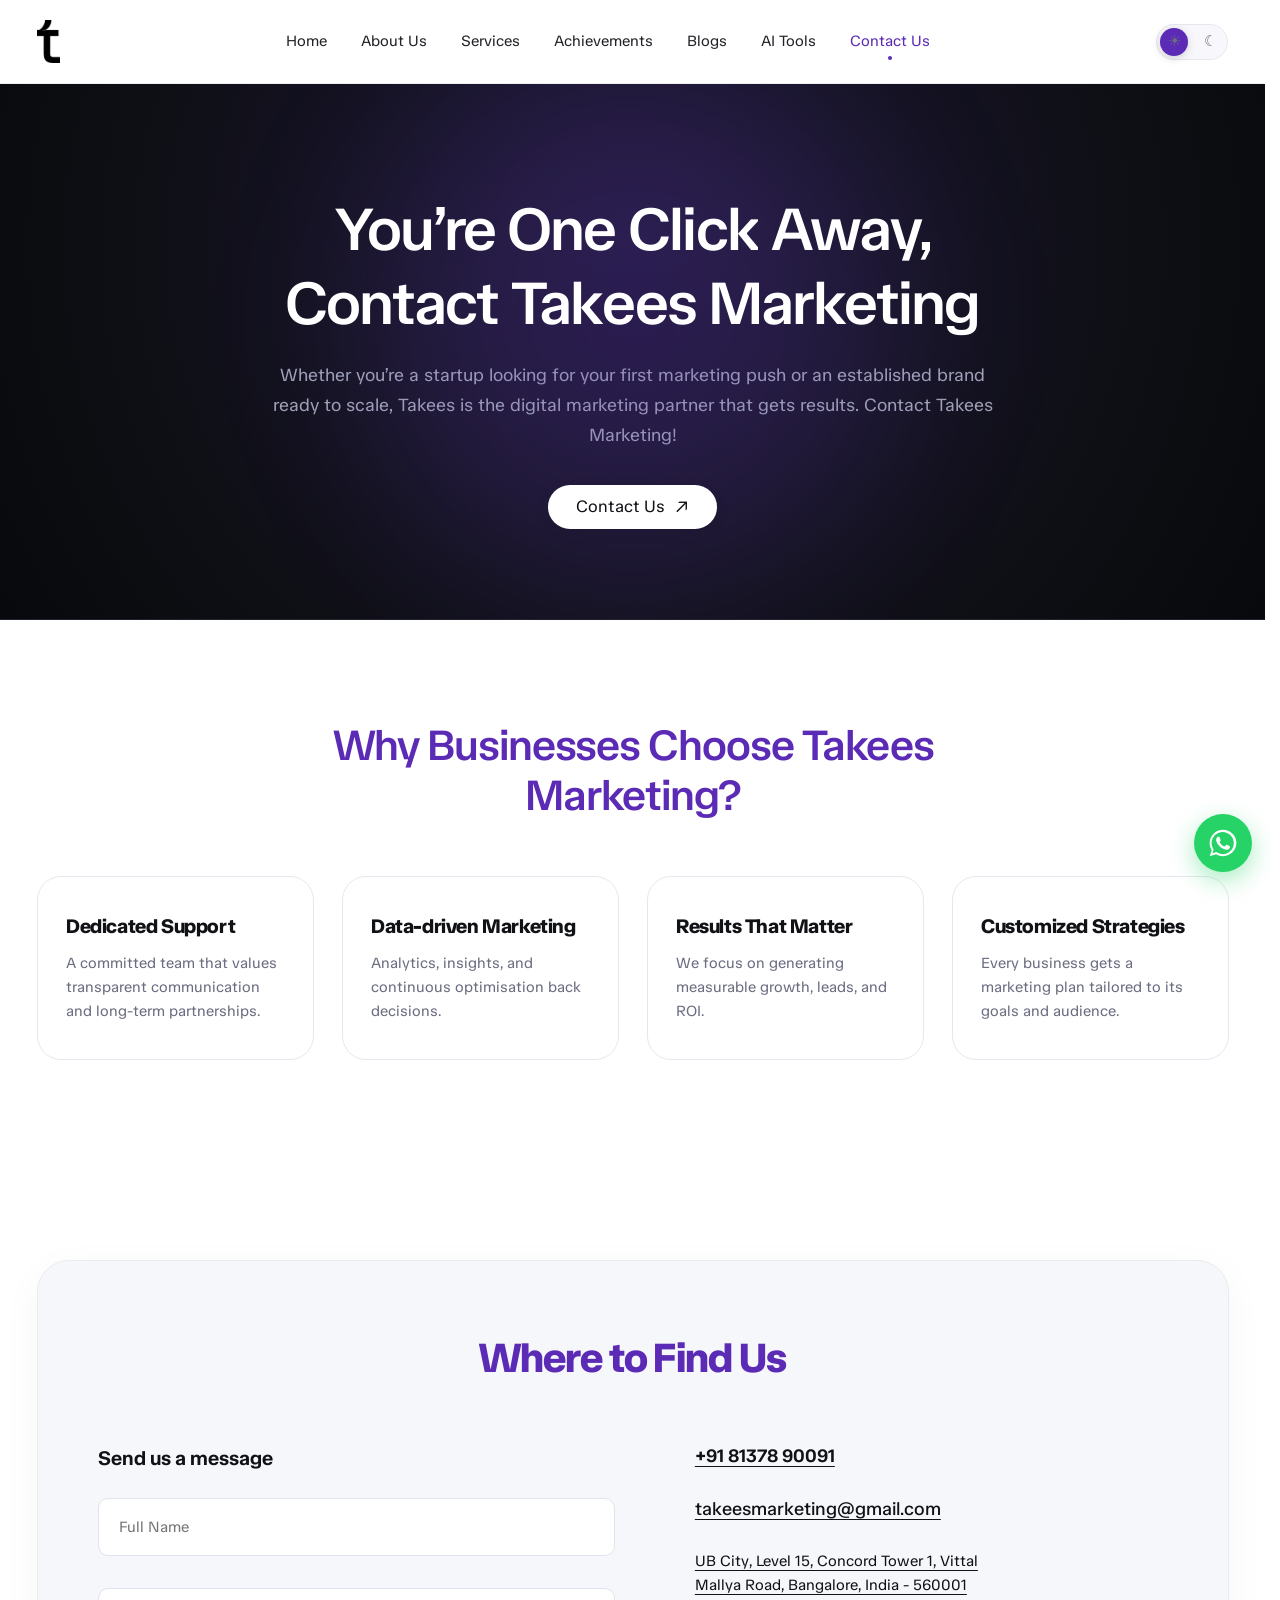
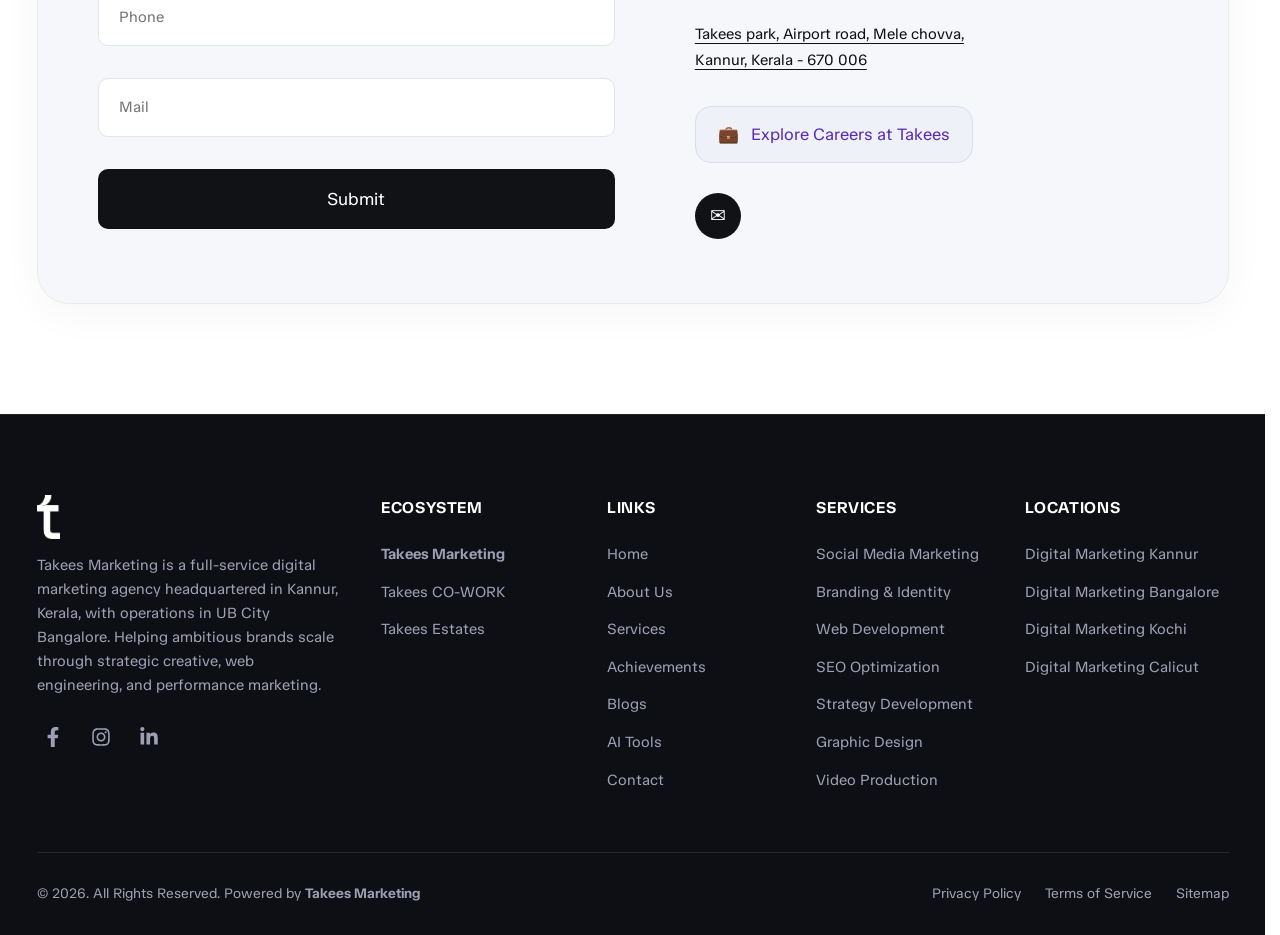
<file: contact.html>
<!DOCTYPE html>
<html lang="en">

<head>
  <meta charset="UTF-8">
  <meta name="viewport" content="width=device-width, initial-scale=1.0">
  <title>Contact Takees Marketing | Digital Marketing Agency in Kannur & Bangalore</title>
  <meta name="description"
    content="Contact Takees Marketing in Kannur & Bangalore. Get in touch with our team for SEO, paid ads, web development, and digital marketing strategies.">
  <link rel="canonical" href="https://takees.in/contact-takees-marketing-company/">

  <!-- Stylesheets -->
  <script src="js/theme-init.js"></script>
  <link rel="stylesheet" href="css/style.css">
  <link rel="stylesheet" href="css/responsive.css">

  <!-- Favicon -->
  <link rel="icon" type="image/svg+xml"
    href="data:image/svg+xml,<svg xmlns='http://www.w3.org/2000/svg' viewBox='0 0 32 32'><rect width='32' height='32' rx='8' fill='%235b2bb5'/><text x='16' y='22' fill='%23ffffff' font-size='18' font-weight='800' font-family='sans-serif' text-anchor='middle'>t</text></svg>">
</head>

<body>

  <!-- =========================================================================
       HEADER / NAVIGATION
       ========================================================================= -->
  <header class="site-header" id="siteHeader">
    <div class="container nav-container">
      <a href="index.html" class="brand-logo" aria-label="Takees Marketing Home"><img src="assets/Vector.png" alt="Takees Marketing"></a>

      <!-- Desktop Navigation -->
      <nav class="nav-menu" id="navMenu" aria-label="Main Navigation">
        <a href="index.html" class="nav-link">Home</a>
        <a href="about.html" class="nav-link">About Us</a>
        <a href="services.html" class="nav-link">Services</a>
        <a href="achievements.html" class="nav-link">Achievements</a>
        <a href="blogs.html" class="nav-link">Blogs</a>
        <a href="ai-tools.html" class="nav-link">AI Tools</a>
        <a href="contact.html" class="nav-link active">Contact Us</a>
      </nav>

      <!-- Mobile Hamburger Button -->
      <button class="theme-toggle" id="themeToggle" type="button" aria-label="Switch to dark mode" aria-pressed="false">
        <span class="theme-toggle-icon theme-toggle-sun" aria-hidden="true">&#9728;</span>
        <span class="theme-toggle-track" aria-hidden="true"><span class="theme-toggle-thumb"></span></span>
        <span class="theme-toggle-icon theme-toggle-moon" aria-hidden="true">&#9790;</span>
      </button>

      <button class="menu-toggle" id="menuToggle" aria-label="Toggle Navigation Menu" aria-expanded="false">
        <span></span>
        <span></span>
        <span></span>
      </button>
    </div>
  </header>

  <!-- =========================================================================
       HERO: CONTACT US (MATCHING FIGMA SCREENSHOT INPUT_FILE_0)
       ========================================================================= -->
  <section class="dark-hero" id="contactHero">
    <div class="container container-narrow">
      <h1 class="section-title" style="line-height: 1.18;">
        You’re One Click Away,<br>
        Contact Takees Marketing
      </h1>
      <p class="section-subtitle">
        Whether you’re a startup looking for your first marketing push or an established brand ready to scale, Takees is
        the digital marketing partner that gets results. Contact Takees Marketing!
      </p>
      <a href="#whereToFind" class="btn btn-white">
        Contact Us <span class="btn-arrow-icon">↗</span>
      </a>
    </div>
  </section>

  <!-- =========================================================================
       WHY BUSINESSES CHOOSE TAKEES MARKETING? (4-COLUMN GRID)
       ========================================================================= -->
  <section class="section" id="whyChoose">
    <div class="container">
      <div class="section-title-wrap text-center">
        <h2 class="section-title text-purple" style="font-size: clamp(2rem, 3.2vw + 1rem, 2.7rem);">
          Why Businesses Choose Takees Marketing?
        </h2>
      </div>

      <div class="contact-benefits-grid-4">
        <!-- Item 1: Dedicated Support -->
        <div class="contact-benefit-card">
          <h3 class="contact-prop-title">Dedicated Support</h3>
          <p class="contact-prop-desc">
            A committed team that values transparent communication and long-term partnerships.
          </p>
        </div>

        <!-- Item 2: Data-driven Marketing -->
        <div class="contact-benefit-card">
          <h3 class="contact-prop-title">Data-driven Marketing</h3>
          <p class="contact-prop-desc">
            Analytics, insights, and continuous optimisation back decisions.
          </p>
        </div>

        <!-- Item 3: Results That Matter -->
        <div class="contact-benefit-card">
          <h3 class="contact-prop-title">Results That Matter</h3>
          <p class="contact-prop-desc">
            We focus on generating measurable growth, leads, and ROI.
          </p>
        </div>

        <!-- Item 4: Customized Strategies -->
        <div class="contact-benefit-card">
          <h3 class="contact-prop-title">Customized Strategies</h3>
          <p class="contact-prop-desc">
            Every business gets a marketing plan tailored to its goals and audience.
          </p>
        </div>
      </div>
    </div>
  </section>

  <!-- =========================================================================
       WHERE TO FIND US (LIGHT GREY ROUNDED CONTAINER AS IN FIGMA INPUT_FILE_0)
       ========================================================================= -->
  <section class="section-sm" id="whereToFind" style="padding-bottom: 110px;">
    <div class="container">
      <div class="where-to-find-card">
        <h2 class="where-to-find-title">Where to Find Us</h2>

        <div class="where-grid-2">
          <!-- Left: Send us a message form -->
          <div class="where-form-wrap">
            <h3>Send us a message</h3>

            <form class="contact-form" id="contactPageForm" novalidate>
              <div class="form-group where-field-group">
                <label for="cntName" class="sr-only" style="display:none;">Full Name</label>
                <input type="text" id="cntName" name="name" class="where-input" placeholder="Full Name" required autocomplete="name">
                <span class="where-field-error" id="cntNameError" aria-live="polite"></span>
              </div>

              <div class="form-group where-field-group">
                <label for="cntPhone" class="sr-only" style="display:none;">Phone</label>
                <input type="tel" id="cntPhone" name="phone" class="where-input" placeholder="Phone" required autocomplete="tel">
                <span class="where-field-error" id="cntPhoneError" aria-live="polite"></span>
              </div>

              <div class="form-group where-field-group">
                <label for="cntEmail" class="sr-only" style="display:none;">Mail</label>
                <input type="email" id="cntEmail" name="email" class="where-input" placeholder="Mail" required autocomplete="email">
                <span class="where-field-error" id="cntEmailError" aria-live="polite"></span>
              </div>

              <button type="submit" class="btn-where-submit" id="cntSubmitBtn">Submit</button>
              <div class="form-feedback" aria-live="polite"></div>
            </form>
          </div>

          <!-- Right: Location and contact details -->
          <div class="where-info-wrap">
            <div>
              <a href="tel:+918137890091" class="where-info-link">+91 81378 90091</a>
            </div>

            <div>
              <a href="mailto:takeesmarketing@gmail.com" class="where-info-link" style="font-weight: 500;">
                takeesmarketing@gmail.com
              </a>
            </div>

            <a href="https://maps.google.com/?q=UB+City+Level+15+Concord+Tower+1+Vittal+Mallya+Road+Bangalore+560001"
               target="_blank" rel="noopener noreferrer" class="where-info-address-link">
              UB City, Level 15, Concord Tower 1, Vittal<br>
              Mallya Road, Bangalore, India - 560001
            </a>

            <div>
              <a href="https://maps.google.com/?q=Takees+Park+Airport+Road+Mele+Chovva+Kannur" target="_blank"
                rel="noopener" class="where-info-address-link">
                Takees park, Airport road, Mele chovva,<br>
                Kannur, Kerala - 670 006
              </a>
            </div>

            <div>
              <a href="mailto:careers@takees.in" class="where-career-btn">
                <span>💼</span> Explore Careers at Takees
              </a>
            </div>

            <div>
              <a href="mailto:takeesmarketing@gmail.com" class="where-mail-circle-btn"
                aria-label="Send Email to Takees">
                ✉
              </a>
            </div>
          </div>
        </div>
      </div>
    </div>
  </section>

  <!-- =========================================================================
       FOOTER (DARK)
       ========================================================================= -->
  <footer class="site-footer" id="siteFooter">
    <div class="container">
      <div class="footer-top">
        <div class="footer-brand">
          <a href="index.html" class="brand-logo" aria-label="Takees Marketing Home"><img src="assets/Vector.png" alt="Takees Marketing"></a>
          <p class="footer-desc">
            Takees Marketing is a full-service digital marketing agency headquartered in Kannur, Kerala, with operations
            in UB City Bangalore. Helping ambitious brands scale through strategic creative, web engineering, and
            performance marketing.
          </p>
          <div class="footer-social-links" aria-label="Takees social media">
            <a href="https://www.facebook.com/share/1Bzk7uZRUZ/" class="footer-social-link" target="_blank"
              rel="noopener noreferrer" aria-label="Facebook">
              <svg viewBox="0 0 320 512" aria-hidden="true" focusable="false">
                <path d="M279.14 288l14.22-92.66h-88.91v-60.13c0-25.35 12.42-50.06 52.24-50.06h40.42V6.26S260.43 0 225.36 0c-73.22 0-121.08 44.38-121.08 124.72v70.62H22.89V288h81.39v224h100.17V288z" />
              </svg>
            </a>
            <a href="https://www.instagram.com/takees.in?stkn=MTE3eTA4NGY0emdpNw==" class="footer-social-link" target="_blank"
              rel="noopener noreferrer" aria-label="Instagram">
              <svg viewBox="0 0 448 512" aria-hidden="true" focusable="false">
                <path d="M224.1 141c-63.6 0-114.9 51.3-114.9 114.9s51.3 114.9 114.9 114.9S339 319.5 339 255.9 287.7 141 224.1 141zm0 189.6c-41.1 0-74.7-33.5-74.7-74.7s33.5-74.7 74.7-74.7 74.7 33.5 74.7 74.7-33.6 74.7-74.7 74.7zm146.4-194.3c0 14.9-12 26.8-26.8 26.8-14.9 0-26.8-12-26.8-26.8s12-26.8 26.8-26.8 26.8 12 26.8 26.8zm76.1 27.2c-1.7-35.9-9.9-67.7-36.2-93.9-26.2-26.2-58-34.4-93.9-36.2-37-2.1-147.9-2.1-184.9 0-35.8 1.7-67.6 9.9-93.9 36.1s-34.4 58-36.2 93.9c-2.1 37-2.1 147.9 0 184.9 1.7 35.9 9.9 67.7 36.2 93.9s58 34.4 93.9 36.2c37 2.1 147.9 2.1 184.9 0 35.9-1.7 67.7-9.9 93.9-36.2 26.2-26.2 34.4-58 36.2-93.9 2.1-37 2.1-147.8 0-184.8zM398.8 388c-7.8 19.6-22.9 34.7-42.6 42.6-29.5 11.7-99.5 9-132.1 9s-102.7 2.6-132.1-9c-19.6-7.8-34.7-22.9-42.6-42.6-11.7-29.5-9-99.5-9-132.1s-2.6-102.7 9-132.1c7.8-19.6 22.9-34.7 42.6-42.6 29.5-11.7 99.5-9 132.1-9s102.7-2.6 132.1 9c19.6 7.8 34.7 22.9 42.6 42.6 11.7 29.5 9 99.5 9 132.1z" />
              </svg>
            </a>
            <a href="https://www.linkedin.com/company/takees/" class="footer-social-link" target="_blank"
              rel="noopener noreferrer" aria-label="LinkedIn">
              <svg viewBox="0 0 448 512" aria-hidden="true" focusable="false">
                <path d="M100.28 448H7.4V148.9h92.88zM53.79 108.1C24.09 108.1 0 83.5 0 53.8a53.79 53.79 0 0 1 107.58 0c0 29.7-24.1 54.3-53.79 54.3zM447.9 448h-92.68V302.4c0-34.7-.7-79.2-48.29-79.2-48.3 0-55.7 37.7-55.7 76.7V448h-92.78V148.9h89.08v40.8h1.3c12.4-23.5 42.7-48.3 87.9-48.3 94 0 111.3 61.9 111.3 142.3V448z" />
              </svg>
            </a>
          </div>
        </div>

        <div>
          <h4 class="footer-col-title">ECOSYSTEM</h4>
          <ul class="footer-links">
            <li><a href="index.html" class="footer-link"><strong>Takees Marketing</strong></a></li>
            <li><a href="https://takeescowork.com/" class="footer-link" target="_blank" rel="noopener noreferrer">Takees CO-WORK</a></li>
            <li><a href="https://takeesestates.com/" class="footer-link" target="_blank" rel="noopener noreferrer">Takees Estates</a></li>
          </ul>
        </div>

        <div>
          <h4 class="footer-col-title">LINKS</h4>
          <ul class="footer-links">
            <li><a href="index.html" class="footer-link">Home</a></li>
            <li><a href="about.html" class="footer-link">About Us</a></li>
            <li><a href="services.html" class="footer-link">Services</a></li>
            <li><a href="achievements.html" class="footer-link">Achievements</a></li>
            <li><a href="blogs.html" class="footer-link">Blogs</a></li>
            <li><a href="ai-tools.html" class="footer-link">AI Tools</a></li>
            <li><a href="contact.html" class="footer-link">Contact</a></li>
          </ul>
        </div>

        <!-- Col 4: Services -->
        <div>
          <h4 class="footer-col-title">SERVICES</h4>
          <ul class="footer-links">
            <li><a href="services.html#social-media" class="footer-link">Social Media Marketing</a></li>
            <li><a href="services.html#branding" class="footer-link">Branding &amp; Identity</a></li>
            <li><a href="services.html#web-dev" class="footer-link">Web Development</a></li>
            <li><a href="services.html#seo" class="footer-link">SEO Optimization</a></li>
            <li><a href="services.html#strategy" class="footer-link">Strategy Development</a></li>
            <li><a href="services.html#graphic-design" class="footer-link">Graphic Design</a></li>
            <li><a href="services.html#video-production" class="footer-link">Video Production</a></li>
          </ul>
        </div>

        <!-- Col 5: Locations -->
        <div>
          <h4 class="footer-col-title">LOCATIONS</h4>
          <ul class="footer-links">
            <li><a href="contact.html#whereToFind" class="footer-link">Digital Marketing Kannur</a></li>
            <li><a href="contact.html#whereToFind" class="footer-link">Digital Marketing Bangalore</a></li>
            <li><a href="contact.html#whereToFind" class="footer-link">Digital Marketing Kochi</a></li>
            <li><a href="contact.html#whereToFind" class="footer-link">Digital Marketing Calicut</a></li>
          </ul>
        </div>
      </div>

      <div class="footer-bottom">
        <div>
          &copy; 2026. All Rights Reserved. Powered by <strong>Takees Marketing</strong>
        </div>
        <div class="footer-legal-links">
          <span>Privacy Policy</span>
          <span>Terms of Service</span>
          <span>Sitemap</span>
        </div>
      </div>
    </div>
  </footer>

  <!-- Floating WhatsApp -->
  <a href="https://wa.me/918137890091?text=Hi%20Takees%20Marketing%2C%20I%27m%20interested%20in%20your%20services.%20I%27d%20like%20to%20know%20more%20about%20how%20you%20can%20help%20my%20business."
    class="floating-whatsapp" target="_blank" rel="noopener noreferrer"
    aria-label="Chat with Takees Marketing on WhatsApp">
    <svg viewBox="0 0 24 24" aria-hidden="true">
      <path
        d="M12.031 2C6.495 2 2 6.495 2 12.031c0 1.97.57 3.81 1.558 5.373L2 22l4.773-1.523c1.51.91 3.266 1.434 5.258 1.434 5.536 0 10.031-4.495 10.031-10.031C22.062 6.495 17.567 2 12.031 2zm0 18.375c-1.745 0-3.37-.5-4.75-1.37l-.34-.21-2.83.9.91-2.75-.22-.35a8.293 8.293 0 0 1-1.36-4.564c0-4.6 3.74-8.34 8.34-8.34 4.6 0 8.34 3.74 8.34 8.34 0 4.6-3.74 8.34-8.34 8.34zm4.56-6.24c-.25-.13-1.48-.73-1.71-.81-.23-.08-.4-.13-.57.13-.17.25-.66.81-.81.98-.15.17-.3.19-.55.06-.25-.13-1.06-.39-2.02-1.25-.75-.67-1.25-1.5-1.4-1.75-.15-.25-.02-.39.11-.51.11-.11.25-.29.38-.44.13-.15.17-.25.25-.42.08-.17.04-.32-.02-.45-.06-.13-.57-1.37-.78-1.88-.2-.49-.41-.43-.57-.43h-.48c-.17 0-.45.06-.69.32-.23.25-.9.88-.9 2.15s.92 2.5 1.05 2.67c.13.17 1.81 2.76 4.39 3.87.61.26 1.09.42 1.46.54.62.2 1.18.17 1.63.1.5-.07 1.48-.61 1.69-1.2.21-.59.21-1.1.15-1.2-.06-.1-.23-.17-.48-.29z" />
    </svg>
    <span class="tooltip">Chat with us on WhatsApp</span>
  </a>

  <!-- JavaScript -->
  <script src="js/main.js"></script>
</body>

</html>
</file>
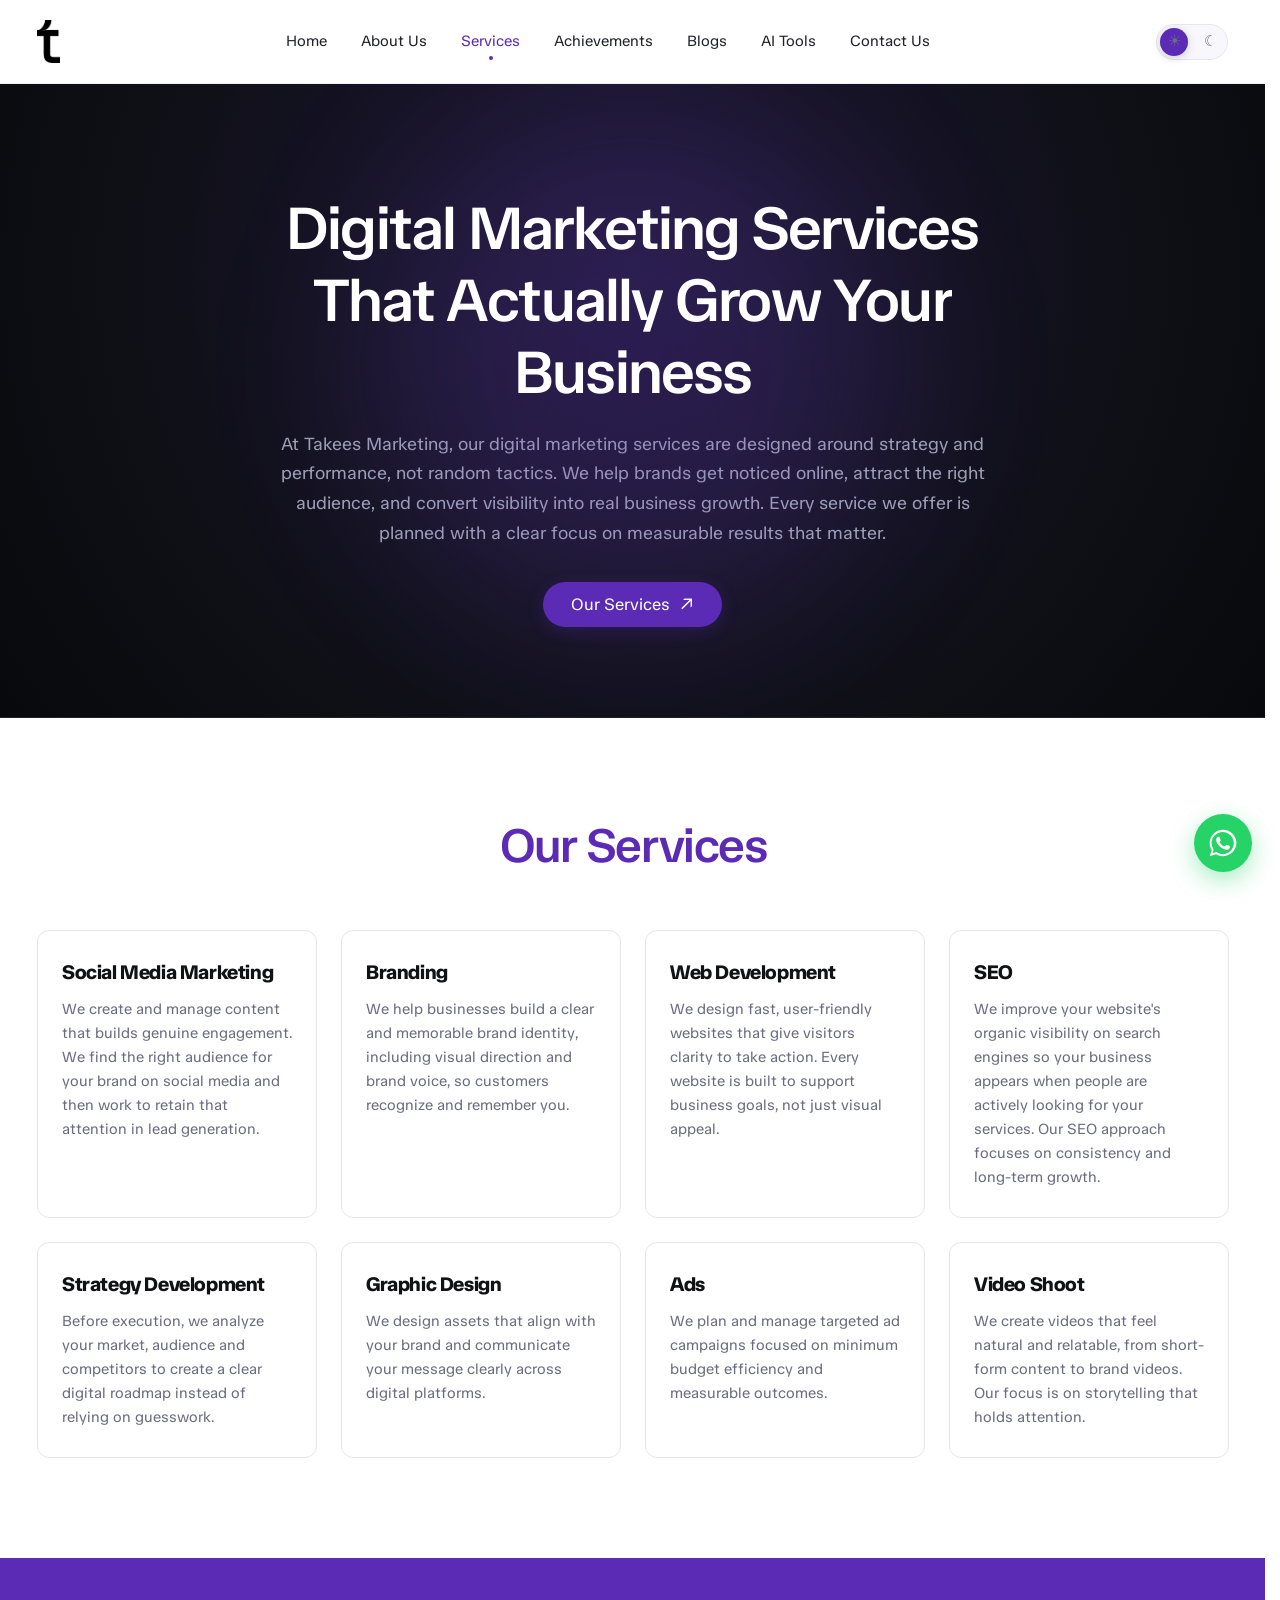
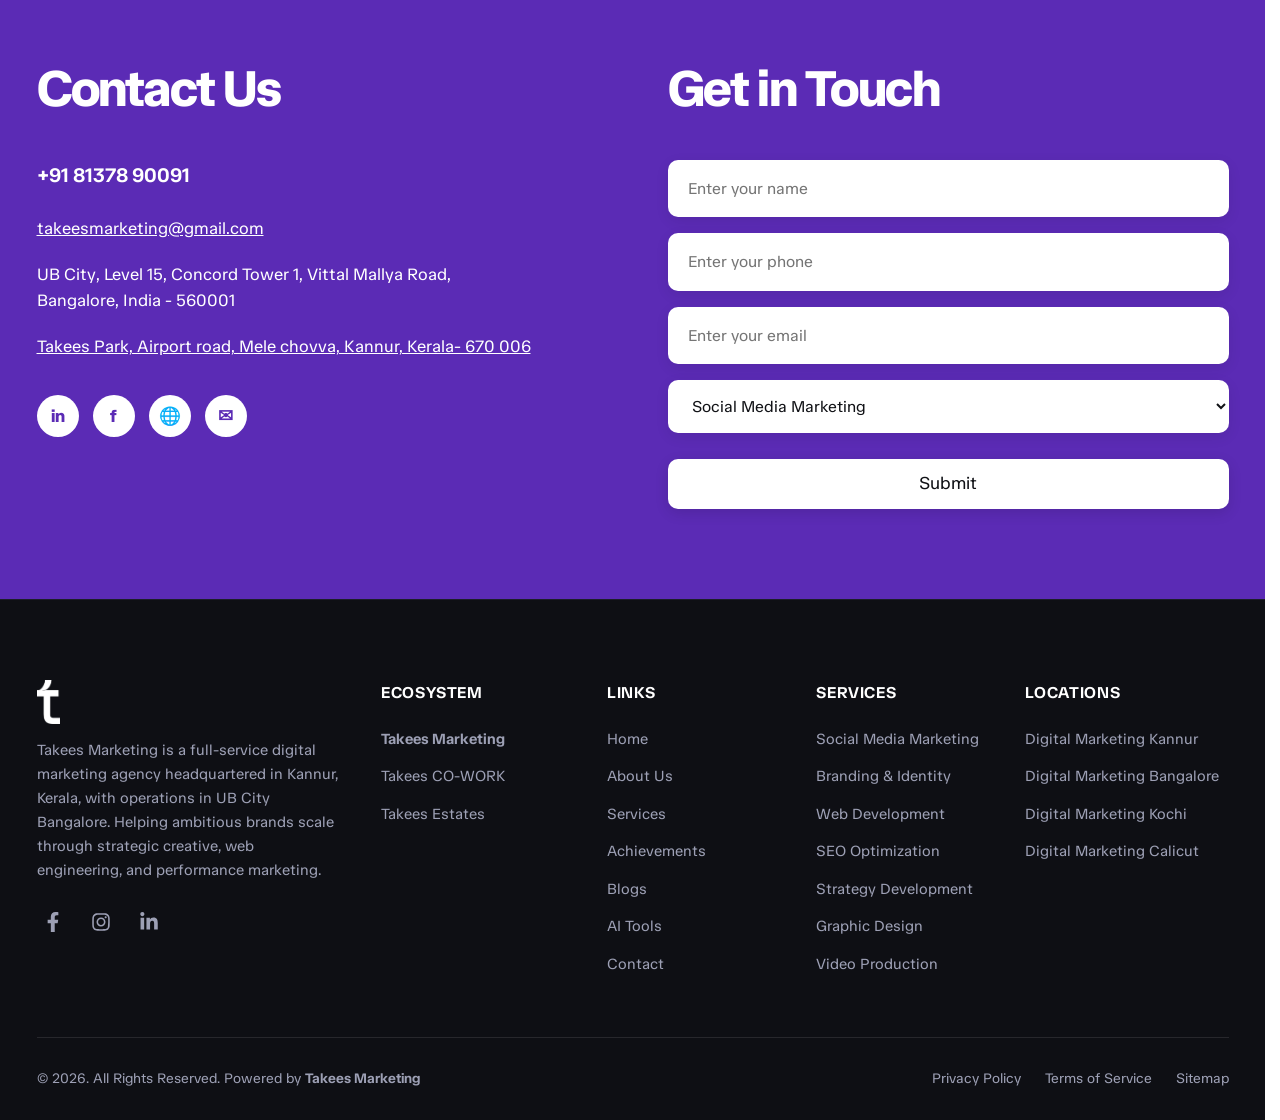
<file: services.html>
<!DOCTYPE html>
<html lang="en">

<head>
  <meta charset="UTF-8">
  <meta name="viewport" content="width=device-width, initial-scale=1.0">
  <title>Digital Marketing Services That Actually Grow Your Business | Takees Marketing</title>
  <meta name="description"
    content="Explore our strategy-first digital marketing services: Social Media, Branding, Web Development, SEO, Strategy, Graphic Design, Paid Ads, and Commercial Video Production in Kannur & Bangalore.">
  <link rel="canonical" href="https://takees.in/digital-marketing-services/">

  <!-- Stylesheets -->
  <script src="js/theme-init.js"></script>
  <link rel="stylesheet" href="css/style.css">
  <link rel="stylesheet" href="css/responsive.css">

  <!-- Favicon -->
  <link rel="icon" type="image/svg+xml"
    href="data:image/svg+xml,<svg xmlns='http://www.w3.org/2000/svg' viewBox='0 0 32 32'><rect width='32' height='32' rx='8' fill='%235b2bb5'/><text x='16' y='22' fill='%23ffffff' font-size='18' font-weight='800' font-family='sans-serif' text-anchor='middle'>t</text></svg>">
</head>

<body>

  <!-- =========================================================================
       HEADER / NAVIGATION
       ========================================================================= -->
  <header class="site-header" id="siteHeader">
    <div class="container nav-container">
      <a href="index.html" class="brand-logo" aria-label="Takees Marketing Home"><img src="assets/Vector.png" alt="Takees Marketing"></a>

      <!-- Desktop Navigation -->
      <nav class="nav-menu" id="navMenu" aria-label="Main Navigation">
        <a href="index.html" class="nav-link">Home</a>
        <a href="about.html" class="nav-link">About Us</a>
        <a href="services.html" class="nav-link active">Services</a>
        <a href="achievements.html" class="nav-link">Achievements</a>
        <a href="blogs.html" class="nav-link">Blogs</a>
        <a href="ai-tools.html" class="nav-link">AI Tools</a>
        <a href="contact.html" class="nav-link">Contact Us</a>
      </nav>

      <!-- Mobile Hamburger Button -->
      <button class="theme-toggle" id="themeToggle" type="button" aria-label="Switch to dark mode" aria-pressed="false">
        <span class="theme-toggle-icon theme-toggle-sun" aria-hidden="true">&#9728;</span>
        <span class="theme-toggle-track" aria-hidden="true"><span class="theme-toggle-thumb"></span></span>
        <span class="theme-toggle-icon theme-toggle-moon" aria-hidden="true">&#9790;</span>
      </button>

      <button class="menu-toggle" id="menuToggle" aria-label="Toggle Navigation Menu" aria-expanded="false">
        <span></span>
        <span></span>
        <span></span>
      </button>
    </div>
  </header>

  <!-- =========================================================================
       HERO: SERVICES (DARK THEME WITH PURPLE CTA)
       ========================================================================= -->
  <section class="dark-hero" id="servicesHero">
    <div class="container container-narrow">
      <h1 class="section-title" style="line-height: 1.15;">
        Digital Marketing Services<br>
        That Actually Grow Your<br>
        Business
      </h1>
      <p class="section-subtitle">
        At Takees Marketing, our digital marketing services are designed around strategy and performance, not random
        tactics. We help brands get noticed online, attract the right audience, and convert visibility into real
        business growth. Every service we offer is planned with a clear focus on measurable results that matter.
      </p>
      <a href="#ourServices" class="btn btn-primary">
        Our Services <span class="btn-arrow-icon">↗</span>
      </a>
    </div>
  </section>

  <!-- =========================================================================
       OUR SERVICES (8-GRID AS SHOWN IN FIGMA SERVICES SCREENSHOT)
       ========================================================================= -->
  <section class="section" id="ourServices">
    <div class="container">
      <div class="section-title-wrap text-center">
        <h2 class="section-title text-purple">Our Services</h2>
      </div>

      <div class="services-grid-8">
        <!-- Service 1 -->
        <div class="service-item-box" id="social-media">
          <h3 class="service-item-title">Social Media Marketing</h3>
          <p class="service-item-desc">
            We create and manage content that builds genuine engagement. We find the right audience for your brand on
            social media and then work to retain that attention in lead generation.
          </p>
        </div>

        <!-- Service 2 -->
        <div class="service-item-box" id="branding">
          <h3 class="service-item-title">Branding</h3>
          <p class="service-item-desc">
            We help businesses build a clear and memorable brand identity, including visual direction and brand voice,
            so customers recognize and remember you.
          </p>
        </div>

        <!-- Service 3 -->
        <div class="service-item-box" id="web-dev">
          <h3 class="service-item-title">Web Development</h3>
          <p class="service-item-desc">
            We design fast, user-friendly websites that give visitors clarity to take action. Every website is built to
            support business goals, not just visual appeal.
          </p>
        </div>

        <!-- Service 4 -->
        <div class="service-item-box" id="seo">
          <h3 class="service-item-title">SEO</h3>
          <p class="service-item-desc">
            We improve your website's organic visibility on search engines so your business appears when people are
            actively looking for your services. Our SEO approach focuses on consistency and long-term growth.
          </p>
        </div>

        <!-- Service 5 (Dark Hover Variation) -->
        <div class="service-item-box card-dark-hover" id="strategy">
          <h3 class="service-item-title">Strategy Development</h3>
          <p class="service-item-desc">
            Before execution, we analyze your market, audience and competitors to create a clear digital roadmap instead
            of relying on guesswork.
          </p>
        </div>

        <!-- Service 6 -->
        <div class="service-item-box" id="graphic-design">
          <h3 class="service-item-title">Graphic Design</h3>
          <p class="service-item-desc">
            We design assets that align with your brand and communicate your message clearly across digital platforms.
          </p>
        </div>

        <!-- Service 7 -->
        <div class="service-item-box" id="ads">
          <h3 class="service-item-title">Ads</h3>
          <p class="service-item-desc">
            We plan and manage targeted ad campaigns focused on minimum budget efficiency and measurable outcomes.
          </p>
        </div>

        <!-- Service 8 -->
        <div class="service-item-box" id="video-production">
          <h3 class="service-item-title">Video Shoot</h3>
          <p class="service-item-desc">
            We create videos that feel natural and relatable, from short-form content to brand videos. Our focus is on
            storytelling that holds attention.
          </p>
        </div>
      </div>
    </div>
  </section>

  <!-- =========================================================================
       PURPLE SPLIT CONTACT & GET IN TOUCH SECTION (AS DESIGNED IN FIGMA)
       ========================================================================= -->
  <section class="purple-contact-split" id="contactSection">
    <div class="container">
      <div class="purple-split-wrap">
        <!-- Left: Contact Us Info -->
        <div class="purple-split-left">
          <h2>Contact Us</h2>

          <div class="purple-contact-info-list">
            <div class="purple-contact-info-item">
              <strong>+91 81378 90091</strong>
            </div>

            <div class="purple-contact-info-item">
              <a href="mailto:takeesmarketing@gmail.com" style="color: #ffffff; text-decoration: underline;">
                takeesmarketing@gmail.com
              </a>
            </div>

            <div class="purple-contact-info-item">
              UB City, Level 15, Concord Tower 1, Vittal Mallya Road,<br>
              Bangalore, India - 560001
            </div>

            <div class="purple-contact-info-item">
              <a href="https://maps.google.com/?q=Takees+Park+Airport+Road+Mele+Chovva+Kannur" target="_blank"
                rel="noopener" style="color: #ffffff; text-decoration: underline;">
                Takees Park, Airport road, Mele chovva, Kannur, Kerala- 670 006
              </a>
            </div>
          </div>

          <div class="purple-social-links">
            <a href="https://www.linkedin.com/company/takees" class="purple-social-btn" target="_blank" rel="noopener"
              aria-label="LinkedIn">in</a>
            <a href="https://www.facebook.com/61550196505613/" class="purple-social-btn" target="_blank" rel="noopener"
              aria-label="Facebook">f</a>
            <a href="https://takees.in/" class="purple-social-btn" target="_blank" rel="noopener"
              aria-label="Website">🌐</a>
            <a href="mailto:takeesmarketing@gmail.com" class="purple-social-btn" aria-label="Email">✉</a>
          </div>
        </div>

        <!-- Right: Get in Touch Form -->
        <div class="purple-split-right">
          <h3>Get in Touch</h3>

          <form class="contact-form form-purple-theme" id="servicesForm" novalidate>
            <div class="form-group">
              <label for="srvName" class="sr-only" style="display:none;">Enter your name</label>
              <input type="text" id="srvName" name="name" class="form-control" placeholder="Enter your name" required>
            </div>

            <div class="form-group">
              <label for="srvPhone" class="sr-only" style="display:none;">Enter your phone</label>
              <input type="tel" id="srvPhone" name="phone" class="form-control" placeholder="Enter your phone" required>
            </div>

            <div class="form-group">
              <label for="srvEmail" class="sr-only" style="display:none;">Enter your email</label>
              <input type="email" id="srvEmail" name="email" class="form-control" placeholder="Enter your email"
                required>
            </div>

            <div class="form-group">
              <label for="srvService" class="sr-only" style="display:none;">Service</label>
              <select id="srvService" name="service" class="form-control">
                <option value="Social Media Marketing" selected>Social Media Marketing</option>
                <option value="Branding">Branding</option>
                <option value="Web Development">Web Development</option>
                <option value="SEO">SEO</option>
                <option value="Strategy Development">Strategy Development</option>
                <option value="Graphic Design">Graphic Design</option>
                <option value="Ads">Ads</option>
                <option value="Video Shoot">Video Shoot</option>
              </select>
            </div>

            <button type="submit" class="btn btn-purple-submit">Submit</button>
            <div class="form-feedback" aria-live="polite"></div>
          </form>
        </div>
      </div>
    </div>
  </section>

  <!-- =========================================================================
       FOOTER (DARK)
       ========================================================================= -->
  <footer class="site-footer" id="siteFooter">
    <div class="container">
      <div class="footer-top">
        <!-- Col 1: Takees Marketing -->
        <div class="footer-brand">
          <a href="index.html" class="brand-logo" aria-label="Takees Marketing Home"><img src="assets/Vector.png" alt="Takees Marketing"></a>
          <p class="footer-desc">
            Takees Marketing is a full-service digital marketing agency headquartered in Kannur, Kerala, with operations
            in UB City Bangalore. Helping ambitious brands scale through strategic creative, web engineering, and
            performance marketing.
          </p>
          <div class="footer-social-links" aria-label="Takees social media">
            <a href="https://www.facebook.com/share/1Bzk7uZRUZ/" class="footer-social-link" target="_blank"
              rel="noopener noreferrer" aria-label="Facebook">
              <svg viewBox="0 0 320 512" aria-hidden="true" focusable="false">
                <path d="M279.14 288l14.22-92.66h-88.91v-60.13c0-25.35 12.42-50.06 52.24-50.06h40.42V6.26S260.43 0 225.36 0c-73.22 0-121.08 44.38-121.08 124.72v70.62H22.89V288h81.39v224h100.17V288z" />
              </svg>
            </a>
            <a href="https://www.instagram.com/takees.in?stkn=MTE3eTA4NGY0emdpNw==" class="footer-social-link" target="_blank"
              rel="noopener noreferrer" aria-label="Instagram">
              <svg viewBox="0 0 448 512" aria-hidden="true" focusable="false">
                <path d="M224.1 141c-63.6 0-114.9 51.3-114.9 114.9s51.3 114.9 114.9 114.9S339 319.5 339 255.9 287.7 141 224.1 141zm0 189.6c-41.1 0-74.7-33.5-74.7-74.7s33.5-74.7 74.7-74.7 74.7 33.5 74.7 74.7-33.6 74.7-74.7 74.7zm146.4-194.3c0 14.9-12 26.8-26.8 26.8-14.9 0-26.8-12-26.8-26.8s12-26.8 26.8-26.8 26.8 12 26.8 26.8zm76.1 27.2c-1.7-35.9-9.9-67.7-36.2-93.9-26.2-26.2-58-34.4-93.9-36.2-37-2.1-147.9-2.1-184.9 0-35.8 1.7-67.6 9.9-93.9 36.1s-34.4 58-36.2 93.9c-2.1 37-2.1 147.9 0 184.9 1.7 35.9 9.9 67.7 36.2 93.9s58 34.4 93.9 36.2c37 2.1 147.9 2.1 184.9 0 35.9-1.7 67.7-9.9 93.9-36.2 26.2-26.2 34.4-58 36.2-93.9 2.1-37 2.1-147.8 0-184.8zM398.8 388c-7.8 19.6-22.9 34.7-42.6 42.6-29.5 11.7-99.5 9-132.1 9s-102.7 2.6-132.1-9c-19.6-7.8-34.7-22.9-42.6-42.6-11.7-29.5-9-99.5-9-132.1s-2.6-102.7 9-132.1c7.8-19.6 22.9-34.7 42.6-42.6 29.5-11.7 99.5-9 132.1-9s102.7-2.6 132.1 9c19.6 7.8 34.7 22.9 42.6 42.6 11.7 29.5 9 99.5 9 132.1z" />
              </svg>
            </a>
            <a href="https://www.linkedin.com/company/takees/" class="footer-social-link" target="_blank"
              rel="noopener noreferrer" aria-label="LinkedIn">
              <svg viewBox="0 0 448 512" aria-hidden="true" focusable="false">
                <path d="M100.28 448H7.4V148.9h92.88zM53.79 108.1C24.09 108.1 0 83.5 0 53.8a53.79 53.79 0 0 1 107.58 0c0 29.7-24.1 54.3-53.79 54.3zM447.9 448h-92.68V302.4c0-34.7-.7-79.2-48.29-79.2-48.3 0-55.7 37.7-55.7 76.7V448h-92.78V148.9h89.08v40.8h1.3c12.4-23.5 42.7-48.3 87.9-48.3 94 0 111.3 61.9 111.3 142.3V448z" />
              </svg>
            </a>
          </div>
        </div>

        <!-- Col 2: Takees Ecosystem -->
        <div>
          <h4 class="footer-col-title">ECOSYSTEM</h4>
          <ul class="footer-links">
            <li><a href="index.html" class="footer-link"><strong>Takees Marketing</strong></a></li>
            <li><a href="https://takeescowork.com/" class="footer-link" target="_blank" rel="noopener noreferrer">Takees CO-WORK</a></li>
            <li><a href="https://takeesestates.com/" class="footer-link" target="_blank" rel="noopener noreferrer">Takees Estates</a></li>
          </ul>
        </div>

        <!-- Col 3: Quick Links -->
        <div>
          <h4 class="footer-col-title">LINKS</h4>
          <ul class="footer-links">
            <li><a href="index.html" class="footer-link">Home</a></li>
            <li><a href="about.html" class="footer-link">About Us</a></li>
            <li><a href="services.html" class="footer-link">Services</a></li>
            <li><a href="achievements.html" class="footer-link">Achievements</a></li>
            <li><a href="blogs.html" class="footer-link">Blogs</a></li>
            <li><a href="ai-tools.html" class="footer-link">AI Tools</a></li>
            <li><a href="contact.html" class="footer-link">Contact</a></li>
          </ul>
        </div>

        <!-- Col 4: Services -->
        <div>
          <h4 class="footer-col-title">SERVICES</h4>
          <ul class="footer-links">
            <li><a href="services.html#social-media" class="footer-link">Social Media Marketing</a></li>
            <li><a href="services.html#branding" class="footer-link">Branding &amp; Identity</a></li>
            <li><a href="services.html#web-dev" class="footer-link">Web Development</a></li>
            <li><a href="services.html#seo" class="footer-link">SEO Optimization</a></li>
            <li><a href="services.html#strategy" class="footer-link">Strategy Development</a></li>
            <li><a href="services.html#graphic-design" class="footer-link">Graphic Design</a></li>
            <li><a href="services.html#video-production" class="footer-link">Video Production</a></li>
          </ul>
        </div>

        <!-- Col 5: Locations -->
        <div>
          <h4 class="footer-col-title">LOCATIONS</h4>
          <ul class="footer-links">
            <li><a href="contact.html#whereToFind" class="footer-link">Digital Marketing Kannur</a></li>
            <li><a href="contact.html#whereToFind" class="footer-link">Digital Marketing Bangalore</a></li>
            <li><a href="contact.html#whereToFind" class="footer-link">Digital Marketing Kochi</a></li>
            <li><a href="contact.html#whereToFind" class="footer-link">Digital Marketing Calicut</a></li>
          </ul>
        </div>
      </div>

      <div class="footer-bottom">
        <div>
          &copy; 2026. All Rights Reserved. Powered by <strong>Takees Marketing</strong>
        </div>
        <div class="footer-legal-links">
          <span>Privacy Policy</span>
          <span>Terms of Service</span>
          <span>Sitemap</span>
        </div>
      </div>
    </div>
  </footer>

  <!-- Floating WhatsApp Button -->
  <a href="https://wa.me/918137890091?text=Hi%20Takees%20Marketing%2C%20I%27m%20interested%20in%20your%20services.%20I%27d%20like%20to%20know%20more%20about%20how%20you%20can%20help%20my%20business."
    class="floating-whatsapp" target="_blank" rel="noopener noreferrer"
    aria-label="Chat with Takees Marketing on WhatsApp">
    <svg viewBox="0 0 24 24" aria-hidden="true">
      <path
        d="M12.031 2C6.495 2 2 6.495 2 12.031c0 1.97.57 3.81 1.558 5.373L2 22l4.773-1.523c1.51.91 3.266 1.434 5.258 1.434 5.536 0 10.031-4.495 10.031-10.031C22.062 6.495 17.567 2 12.031 2zm0 18.375c-1.745 0-3.37-.5-4.75-1.37l-.34-.21-2.83.9.91-2.75-.22-.35a8.293 8.293 0 0 1-1.36-4.564c0-4.6 3.74-8.34 8.34-8.34 4.6 0 8.34 3.74 8.34 8.34 0 4.6-3.74 8.34-8.34 8.34zm4.56-6.24c-.25-.13-1.48-.73-1.71-.81-.23-.08-.4-.13-.57.13-.17.25-.66.81-.81.98-.15.17-.3.19-.55.06-.25-.13-1.06-.39-2.02-1.25-.75-.67-1.25-1.5-1.4-1.75-.15-.25-.02-.39.11-.51.11-.11.25-.29.38-.44.13-.15.17-.25.25-.42.08-.17.04-.32-.02-.45-.06-.13-.57-1.37-.78-1.88-.2-.49-.41-.43-.57-.43h-.48c-.17 0-.45.06-.69.32-.23.25-.9.88-.9 2.15s.92 2.5 1.05 2.67c.13.17 1.81 2.76 4.39 3.87.61.26 1.09.42 1.46.54.62.2 1.18.17 1.63.1.5-.07 1.48-.61 1.69-1.2.21-.59.21-1.1.15-1.2-.06-.1-.23-.17-.48-.29z" />
    </svg>
    <span class="tooltip">Chat with us on WhatsApp</span>
  </a>

  <!-- JavaScript -->
  <script src="js/main.js"></script>
</body>

</html>
</file>
<file: css/style.css>
/* ==========================================================================
   TAKEEES MARKETING - CORE DESIGN SYSTEM & STYLESHEET
   Visual Source of Truth: Figma Redesign
   Content Source: takees.in
   ========================================================================== */

@import url('https://fonts.googleapis.com/css2?family=TASA+Orbiter:wght@300;400;500;600;700;800&display=swap');

:root {
  /* Brand Color Palette */
  --primary: #5b2bb5;
  --primary-hover: #471f94;
  --primary-deep: #37147a;
  --primary-soft: #f2edf9;
  --primary-tint: #eae3f7;
  --primary-glow: rgba(91, 43, 181, 0.35);

  /* Neutrals & Dark Theme */
  --dark: #0e0f14;
  --dark-surface: #14151c;
  --dark-card: #191b24;
  --dark-border: #272a38;
  --dark-text: #ffffff;
  --dark-muted: #9da0b5;

  /* Light Theme */
  --bg-body: #ffffff;
  --bg-subtle: #f8f8fc;
  --bg-gray: #f2f3f7;
  --bg-card: #ffffff;
  --border-light: #e6e6ef;
  --border-subtle: #eeeff5;

  /* Typography */
  --text-main: #111216;
  --text-body: #3c3e4a;
  --text-muted: #6b6d80;
  --text-light: #ffffff;

  /* Fonts */
  --font-main: 'TASA Orbiter', -apple-system, BlinkMacSystemFont, 'Segoe UI', Roboto, Helvetica, Arial, sans-serif;

  /* Elevation / Shadows */
  --shadow-xs: 0 1px 3px rgba(16, 24, 40, 0.05);
  --shadow-sm: 0 4px 12px rgba(16, 24, 40, 0.04);
  --shadow-md: 0 10px 30px rgba(16, 24, 40, 0.06);
  --shadow-lg: 0 20px 48px rgba(16, 24, 40, 0.1);
  --shadow-purple: 0 12px 36px rgba(91, 43, 181, 0.28);
  --shadow-card-hover: 0 16px 40px rgba(91, 43, 181, 0.12);

  /* Radius */
  --radius-xs: 6px;
  --radius-sm: 10px;
  --radius-md: 16px;
  --radius-lg: 24px;
  --radius-xl: 32px;
  --radius-full: 9999px;

  /* Layout */
  --container-max: 1240px;
  --header-height: 84px;
  --transition-fast: 0.2s cubic-bezier(0.4, 0, 0.2, 1);
  --transition-smooth: 0.35s cubic-bezier(0.16, 1, 0.3, 1);
}

/* --------------------------------------------------------------------------
   RESET & BASE STYLES
   -------------------------------------------------------------------------- */
*, *::before, *::after {
  box-sizing: border-box;
  margin: 0;
  padding: 0;
}

html {
  font-size: 16px;
  scroll-behavior: smooth;
  -webkit-font-smoothing: antialiased;
  -moz-osx-font-smoothing: grayscale;
  /* overflow-x on html (not body) — keeps position:sticky working on all pages */
  overflow-x: hidden;
  /* Reserve scrollbar gutter always — prevents width shift between pages */
  scrollbar-gutter: stable;
}

body {
  font-family: var(--font-main);
  background-color: var(--bg-body);
  color: var(--text-main);
  line-height: 1.6;
  /* overflow-x removed from body — was breaking position:sticky on inner pages */
}

h1, h2, h3, h4, h5, h6 {
  font-weight: 600;
}

img, picture, svg, video {
  display: block;
  max-width: 100%;
}

input, button, textarea, select {
  font: inherit;
}

a {
  color: inherit;
  text-decoration: none;
  transition: color var(--transition-fast);
}

ul, ol {
  list-style: none;
}

button {
  cursor: pointer;
  border: none;
  background: none;
}

/* --------------------------------------------------------------------------
   LAYOUT UTILITIES
   -------------------------------------------------------------------------- */
.container {
  width: 100%;
  max-width: var(--container-max);
  margin-left: auto;
  margin-right: auto;
  padding-left: 24px;
  padding-right: 24px;
}

.container-narrow {
  max-width: 980px;
}

.section {
  padding-top: 100px;
  padding-bottom: 100px;
  position: relative;
}

.section-sm {
  padding-top: 60px;
  padding-bottom: 60px;
}

.section-lg {
  padding-top: 130px;
  padding-bottom: 130px;
}

.section-title-wrap {
  margin-bottom: 56px;
}

.section-title-wrap.text-center {
  text-align: center;
  margin-left: auto;
  margin-right: auto;
  max-width: 760px;
}

.kicker {
  display: inline-block;
  font-size: 0.8125rem;
  font-weight: 700;
  text-transform: uppercase;
  letter-spacing: 0.12em;
  color: var(--primary);
  margin-bottom: 14px;
}

.kicker-light {
  color: #c4b5fd;
}

/* All Headlines & Titles Semibold (600) */
h1, h2, h3, h4, h5, h6,
.section-title,
.hero-heading,
.why-takees-title,
.disciplines-title,
.founder-name,
.cta-banner-title,
.cta-banner-light-title,
.form-title,
.story-title,
.service-item-title,
.case-card-title,
.article-main-title,
.card-title,
.step-title,
.sidebar-box-title,
.contact-prop-title,
.where-to-find-title,
.footer-col-title {
  font-weight: 600;
}

.section-title {
  font-size: clamp(2rem, 3.2vw + 1rem, 3rem);
  font-weight: 600;
  line-height: 1.16;
  letter-spacing: -0.03em;
  color: var(--text-main);
  margin-bottom: 18px;
}

.section-title.text-purple {
  color: var(--primary);
}

.section-subtitle {
  font-size: 1.125rem;
  color: var(--text-muted);
  line-height: 1.65;
  font-weight: 400;
}

/* --------------------------------------------------------------------------
   BUTTONS
   -------------------------------------------------------------------------- */
.btn {
  display: inline-flex;
  align-items: center;
  justify-content: center;
  gap: 10px;
  padding: 13px 28px;
  font-size: 1.05rem;
  font-weight: 400;
  text-transform: none;
  letter-spacing: normal;
  line-height: 1;
  border-radius: var(--radius-full);
  transition: all var(--transition-fast);
  white-space: nowrap;
  cursor: pointer;
}

.btn-primary {
  background-color: var(--primary);
  color: #ffffff;
  box-shadow: 0 4px 16px rgba(91, 43, 181, 0.28);
}

.btn-primary:hover {
  background-color: var(--primary-hover);
  transform: translateY(-2px);
  box-shadow: var(--shadow-purple);
  color: #ffffff;
}

.btn-white {
  background-color: #ffffff;
  color: var(--text-main);
  box-shadow: 0 4px 14px rgba(0, 0, 0, 0.08);
}

.btn-white:hover {
  background-color: #f7f7fa;
  transform: translateY(-2px);
  box-shadow: 0 6px 20px rgba(0, 0, 0, 0.12);
  color: var(--primary);
}

.btn-dark {
  background-color: var(--dark);
  color: #ffffff;
}

.btn-dark:hover {
  background-color: #1e2029;
  transform: translateY(-2px);
}

.btn-outline {
  background-color: transparent;
  color: var(--text-main);
  border: 1.5px solid var(--border-light);
}

.btn-outline:hover {
  border-color: var(--primary);
  color: var(--primary);
  background-color: var(--primary-soft);
}

.btn-arrow-icon {
  font-size: 1.1em;
  transition: transform var(--transition-fast);
}

.btn:hover .btn-arrow-icon {
  transform: translate(2px, -2px);
}

/* --------------------------------------------------------------------------
   HEADER & NAVIGATION
   -------------------------------------------------------------------------- */
.site-header {
  position: sticky;
  top: 0;
  left: 0;
  width: 100%;
  background: rgba(255, 255, 255, 0.94);
  backdrop-filter: blur(14px);
  -webkit-backdrop-filter: blur(14px);
  border-bottom: 1px solid var(--border-subtle);
  z-index: 1000;
  /* Only transition background/shadow — never width/height */
  transition: background var(--transition-fast), box-shadow var(--transition-fast);
  /* Hard-lock height — immune to content, font-weight, or child changes */
  height: var(--header-height);
  min-height: var(--header-height);
  max-height: var(--header-height);
  box-sizing: border-box;
}

.site-header.scrolled {
  background: rgba(255, 255, 255, 0.98);
  box-shadow: 0 4px 20px rgba(0, 0, 0, 0.05);
}

.nav-container {
  display: flex;
  align-items: center;
  justify-content: space-between;
  height: 100%;
  /* Hard-lock: never grow or shrink */
  min-height: 0;
  flex-shrink: 0;
}

.brand-logo {
  display: flex;
  align-items: center;
  flex: 0 0 auto;
}

.brand-logo img {
  display: block;
  height: 44px;
  width: auto;
  object-fit: contain;
  max-width: 100%;
  /* Vector.png is white — invert to dark so it's visible on the white navbar.
     The filter chain: invert(1) makes it black, then sepia+saturate+hue-rotate
     shifts it to the brand dark #111216 tone. */
  filter: invert(1) sepia(0) saturate(0) brightness(0.08);
}

/* On dark-background headers (e.g. dark sections with a dark header variant),
   restore the original white logo */
.site-header.header-dark .brand-logo img {
  filter: none;
}

.nav-menu {
  display: flex;
  align-items: center;
  gap: 34px;
}

.nav-link {
  font-size: 0.95rem;
  font-weight: 400;
  text-transform: none;
  letter-spacing: normal;
  color: #222329;
  position: relative;
  padding: 6px 0;
  display: inline-block;
  transition: color var(--transition-fast);
  /* Prevent any text-related width shifts */
  white-space: nowrap;
}

.nav-link:hover {
  color: var(--primary);
}

/* Active: color-only change. font-weight stays 400 — different weights change glyph widths */
.nav-link.active {
  color: var(--primary);
  font-weight: 400;
}

/* Active indicator — opacity/transform changes do not affect link layout. */
.nav-link::after {
  content: '';
  position: absolute;
  bottom: 0px;
  left: 50%;
  transform: translateX(-50%);
  width: 4px;
  height: 4px;
  border-radius: 50%;
  background: var(--primary);
  opacity: 0;
  transform: translate(-50%, 4px) scale(0.6);
  transition: opacity 220ms ease, transform 220ms ease;
}

.nav-link.active::after {
  opacity: 1;
  transform: translate(-50%, 0) scale(1);
}

/* Mobile Hamburger Button */
.menu-toggle {
  display: none;
  flex-direction: column;
  justify-content: center;
  align-items: center;
  width: 44px;
  height: 44px;
  padding: 0;
  gap: 6px;
  border: 0;
  border-radius: 0;
  background: transparent;
  box-shadow: none;
  outline: none;
  z-index: 1001;
}

.menu-toggle span {
  width: 24px;
  height: 2px;
  background-color: var(--text-main);
  border-radius: 2px;
  transition: all var(--transition-smooth);
}

.menu-toggle:hover span,
.menu-toggle:focus-visible span {
  background-color: var(--primary);
}

.menu-toggle.is-active span:nth-child(1) {
  transform: translateY(8px) rotate(45deg);
}

.menu-toggle.is-active span:nth-child(2) {
  opacity: 0;
}

.menu-toggle.is-active span:nth-child(3) {
  transform: translateY(-8px) rotate(-45deg);
}

/* --------------------------------------------------------------------------
   HERO: HOME PAGE
   -------------------------------------------------------------------------- */
.home-hero {
  padding-top: 50px;
  padding-bottom: 60px;
  background-color: #ffffff;
  position: relative;
}

.hero-content {
  max-width: 820px;
  margin-bottom: 36px;
}

.hero-heading {
  font-size: clamp(2.4rem, 4.4vw + 1rem, 4.1rem);
  font-weight: 600;
  line-height: 1.1;
  letter-spacing: -0.035em;
  color: var(--text-main);
  margin-bottom: 22px;
}

.hero-description {
  font-size: clamp(1.05rem, 1vw + 0.8rem, 1.25rem);
  line-height: 1.6;
  color: var(--text-muted);
  max-width: 720px;
  margin-bottom: 32px;
}

/* --------------------------------------------------------------------------
   HERO TEAM IMAGE SECTION
   -------------------------------------------------------------------------- */
.hero-image-wrap {
  width: 100%;
  max-width: 1200px;
  margin: 28px auto 0;
  display: flex;
  justify-content: center;
  align-items: center;
  position: relative;
  opacity: 1;
  transform: translateY(0);
  transition:
    opacity 800ms cubic-bezier(0.22, 1, 0.36, 1),
    transform 800ms cubic-bezier(0.22, 1, 0.36, 1);
}

.home-hero.is-hero-reveal-pending .hero-image-wrap {
  opacity: 0;
  transform: translateY(28px);
}

.home-hero.is-hero-revealed .hero-image-wrap {
  opacity: 1;
  transform: translateY(0);
}

.home-hero .hero-supporting-visual-wrap {
  opacity: 1;
  transform: translateY(0);
}

.home-hero .hero-content > .kicker,
.home-hero .hero-content > .hero-description,
.home-hero .hero-content > .hero-actions {
  transition:
    opacity 800ms cubic-bezier(0.22, 1, 0.36, 1),
    transform 800ms cubic-bezier(0.22, 1, 0.36, 1);
  transition-delay: var(--hero-stagger-delay, 0ms);
}

.home-hero .hero-heading-line {
  display: block;
  overflow: hidden;
  text-align: center;
}

.home-hero .hero-heading-line-inner {
  display: block;
  opacity: 1;
  transform: translateY(0);
  text-align: center;
  transition:
    opacity 800ms cubic-bezier(0.22, 1, 0.36, 1),
    transform 800ms cubic-bezier(0.22, 1, 0.36, 1);
  transition-delay: var(--hero-line-delay, 800ms);
  will-change: opacity, transform;
}

.home-hero .hero-content > .kicker {
  --hero-stagger-delay: 0ms;
}

.home-hero .hero-content > .hero-description {
  --hero-stagger-delay: var(--hero-description-delay, 1680ms);
}

.home-hero .hero-content > .hero-actions {
  --hero-stagger-delay: var(--hero-button-delay, 2600ms);
}

.home-hero.is-hero-reveal-pending .hero-content > .kicker,
.home-hero.is-hero-reveal-pending .hero-content > .hero-description,
.home-hero.is-hero-reveal-pending .hero-content > .hero-actions {
  opacity: 0;
  transform: translateY(22px);
}

.home-hero.is-hero-reveal-pending .hero-heading-line-inner {
  opacity: 0;
  transform: translateY(100%);
}

.home-hero.is-hero-revealed .hero-content > .kicker,
.home-hero.is-hero-revealed .hero-content > .hero-description,
.home-hero.is-hero-revealed .hero-content > .hero-actions {
  opacity: 1;
  transform: translateY(0);
}

.home-hero.is-hero-revealed .hero-heading-line-inner {
  opacity: 1;
  transform: translateY(0);
}

.hero-team-image {
  display: block;
  width: 100%;
  height: auto;
  max-width: 100%;
  object-fit: contain;
  margin: 0 auto;
}

@media (prefers-reduced-motion: reduce) {
  .home-hero .hero-content > .kicker,
  .home-hero .hero-content > .hero-heading,
  .home-hero .hero-heading-line-inner,
  .home-hero .hero-content > .hero-description,
  .home-hero .hero-content > .hero-actions,
  .hero-image-wrap,
  .hero-supporting-visual-wrap,
  .hero-team-image {
    animation: none !important;
    transition: none !important;
    transform: none !important;
  }

  .home-hero.is-hero-reveal-pending .hero-content > .kicker,
  .home-hero.is-hero-reveal-pending .hero-content > .hero-heading,
  .home-hero.is-hero-reveal-pending .hero-heading-line-inner,
  .home-hero.is-hero-reveal-pending .hero-content > .hero-description,
  .home-hero.is-hero-reveal-pending .hero-content > .hero-actions,
  .home-hero.is-hero-reveal-pending .hero-image-wrap {
    opacity: 1;
    transform: none;
  }
}

/* --------------------------------------------------------------------------
   WHY TAKEES SECTION & 8-CARD GRID
   -------------------------------------------------------------------------- */
.why-takees-header {
  display: grid;
  grid-template-columns: 1.15fr 1fr;
  gap: 60px;
  align-items: flex-start;
  margin-bottom: 60px;
}

.why-takees-title {
  font-size: clamp(2rem, 3.2vw + 1rem, 2.9rem);
  font-weight: 600;
  line-height: 1.18;
  letter-spacing: -0.03em;
  color: var(--text-main);
}

.why-takees-text {
  font-size: 1.1rem;
  color: var(--text-body);
  line-height: 1.7;
}

.learn-more-link {
  display: inline-flex;
  align-items: center;
  gap: 8px;
  font-weight: 700;
  color: var(--primary);
  margin-top: 14px;
  font-size: 1rem;
}

.learn-more-link:hover {
  text-decoration: underline;
  gap: 12px;
}

/* 8-Card Grid */
.cards-grid-4 {
  display: grid;
  grid-template-columns: repeat(4, 1fr);
  gap: 24px;
}

.feature-card {
  padding: 32px 28px;
  border-radius: var(--radius-lg);
  background: #ffffff;
  border: 1px solid var(--border-light);
  display: flex;
  flex-direction: column;
  transition: all var(--transition-smooth);
  position: relative;
  min-height: 250px;
}

.feature-card:hover {
  transform: translateY(-5px);
  box-shadow: var(--shadow-card-hover);
  border-color: rgba(91, 43, 181, 0.3);
}

.card-icon {
  width: 48px;
  height: 48px;
  border-radius: var(--radius-sm);
  display: flex;
  align-items: center;
  justify-content: center;
  font-size: 1.35rem;
  margin-bottom: 22px;
  background-color: var(--primary-soft);
  color: var(--primary);
}

.card-title {
  font-size: 1.25rem;
  font-weight: 700;
  letter-spacing: -0.02em;
  margin-bottom: 12px;
  color: var(--text-main);
  line-height: 1.3;
}

.card-desc {
  font-size: 0.9375rem;
  color: var(--text-muted);
  line-height: 1.6;
}

/* Dark Card Variant (Card 2) */
.feature-card.card-dark {
  background-color: var(--dark);
  border-color: #20222d;
  color: #ffffff;
}

.feature-card.card-dark .card-icon {
  background-color: #242634;
  color: #c4b5fd;
}

.feature-card.card-dark .card-title {
  color: #ffffff;
}

.feature-card.card-dark .card-desc {
  color: var(--dark-muted);
}

/* Purple Card Variant (Card 8) */
.feature-card.card-purple {
  background: linear-gradient(145deg, var(--primary) 0%, #461c94 100%);
  border-color: transparent;
  color: #ffffff;
  box-shadow: 0 10px 30px rgba(91, 43, 181, 0.3);
}

.feature-card.card-purple .card-icon {
  background-color: rgba(255, 255, 255, 0.18);
  color: #ffffff;
}

.feature-card.card-purple .card-title {
  color: #ffffff;
}

.feature-card.card-purple .card-desc {
  color: rgba(255, 255, 255, 0.88);
}

/* --------------------------------------------------------------------------
   DARK SECTION: FIVE DISCIPLINES. ONE DIRECTION.
   -------------------------------------------------------------------------- */
.dark-disciplines-section {
  background-color: var(--dark);
  color: #ffffff;
  padding: 100px 0;
  position: relative;
  overflow: hidden;
}

.disciplines-inner {
  border-radius: var(--radius-xl);
  padding: 60px 48px;
  background: radial-gradient(circle at 80% 20%, #201a38 0%, #111218 60%);
  border: 1px solid #232533;
}

.disciplines-header {
  margin-bottom: 50px;
}

.disciplines-title {
  font-size: clamp(2.2rem, 3.8vw + 1rem, 3.4rem);
  font-weight: 600;
  letter-spacing: -0.035em;
  color: #ffffff;
  margin-bottom: 16px;
  line-height: 1.15;
}

.disciplines-desc {
  font-size: 1.125rem;
  color: var(--dark-muted);
  max-width: 680px;
  line-height: 1.65;
}

.disciplines-row {
  display: grid;
  grid-template-columns: repeat(5, 1fr);
  gap: 20px;
  position: relative;
}

.discipline-item {
  background: rgba(255, 255, 255, 0.04);
  border: 1px solid rgba(255, 255, 255, 0.08);
  border-radius: var(--radius-md);
  padding: 24px 20px;
  transition: all var(--transition-smooth);
}

.discipline-item:hover {
  background: rgba(91, 43, 181, 0.16);
  border-color: rgba(167, 139, 250, 0.4);
  transform: translateY(-4px);
}

.discipline-num {
  font-size: 1.35rem;
  font-weight: 800;
  color: #a78bfa;
  margin-bottom: 12px;
}

.discipline-name {
  font-size: 1.05rem;
  font-weight: 700;
  color: #ffffff;
  margin-bottom: 8px;
}

.discipline-text {
  font-size: 0.875rem;
  color: var(--dark-muted);
  line-height: 1.5;
}

/* --------------------------------------------------------------------------
   STATISTICS / TAKEES MARKETING AT A GLANCE
   -------------------------------------------------------------------------- */
.stats-section {
  padding: 90px 0;
  background-color: #ffffff;
}

.stats-grid-5 {
  display: grid;
  grid-template-columns: repeat(5, 1fr);
  gap: 20px;
}

.stat-card {
  padding: 32px 24px;
  border-radius: var(--radius-lg);
  border: 1px solid var(--border-light);
  background: #ffffff;
  display: flex;
  flex-direction: column;
  justify-content: center;
  transition: all var(--transition-smooth);
}

.stat-card:hover {
  transform: translateY(-4px);
  box-shadow: var(--shadow-md);
}

.stat-number {
  font-size: clamp(2.2rem, 3vw + 0.8rem, 3rem);
  font-weight: 800;
  line-height: 1.1;
  letter-spacing: -0.03em;
  margin-bottom: 10px;
}

.stat-label {
  font-size: 0.9375rem;
  font-weight: 600;
  line-height: 1.4;
}

/* Stat card themes */
.stat-card.stat-purple-light {
  background-color: var(--primary-soft);
  border-color: #dfd6f2;
}

.stat-card.stat-purple-light .stat-number {
  color: var(--primary);
}

.stat-card.stat-purple-light .stat-label {
  color: #431f85;
}

.stat-card.stat-white .stat-number {
  color: var(--text-main);
}

.stat-card.stat-white .stat-label {
  color: var(--text-muted);
}

.stat-card.stat-dark {
  background-color: var(--dark);
  border-color: #222532;
  color: #ffffff;
}

.stat-card.stat-dark .stat-number {
  color: #ffffff;
}

.stat-card.stat-dark .stat-label {
  color: var(--dark-muted);
}

.stat-card.stat-purple {
  background: linear-gradient(135deg, var(--primary) 0%, #4a2096 100%);
  border-color: transparent;
  color: #ffffff;
}

.stat-card.stat-purple .stat-number {
  color: #ffffff;
}

.stat-card.stat-purple .stat-label {
  color: rgba(255, 255, 255, 0.9);
}

/* --------------------------------------------------------------------------
   MEET OUR TEAM SECTION
   -------------------------------------------------------------------------- */
.team-section {
  padding: 100px 0;
  background-color: #f2f3f7;
}

.team-grid {
  display: grid;
  grid-template-columns: repeat(6, minmax(0, 1fr));
  gap: 28px 24px;
  margin-top: 56px;
}

.team-card {
  text-align: center;
  border: none !important;
  background: transparent !important;
  outline: none !important;
  box-shadow: none !important;
  user-select: none;
  -webkit-user-select: none;
  -moz-user-select: none;
  -ms-user-select: none;
  -webkit-tap-highlight-color: transparent;
}

.team-card:hover {
  border: none !important;
  background: transparent !important;
  outline: none !important;
  box-shadow: none !important;
}

.team-card:focus,
.team-card:focus-visible,
.team-card:focus-within,
.team-card:active,
.team-card.active,
.team-card.selected {
  outline: none !important;
  border: none !important;
  background: transparent !important;
  box-shadow: none !important;
}

.team-avatar-wrap {
  width: 100%;
  aspect-ratio: 1 / 1;
  border-radius: 22px;
  overflow: hidden;
  position: relative;
  margin-bottom: 18px;
  display: flex;
  align-items: center;
  justify-content: center;
  background: linear-gradient(145deg, #7b55bd 0%, #502895 55%, #341761 100%) !important;
  border: none !important;
  outline: none !important;
  box-shadow: none;
  user-select: none;
  -webkit-user-select: none;
  -moz-user-select: none;
  -ms-user-select: none;
  -webkit-tap-highlight-color: transparent;
  transform: translateY(0) scale(1);
  transition: transform 0.28s ease, box-shadow 0.28s ease;
  will-change: transform, box-shadow;
}

.team-card:hover .team-avatar-wrap {
  transform: translateY(-4px) scale(1.01);
  box-shadow: 0 14px 30px rgba(91, 43, 181, 0.12);
}

.team-avatar-wrap::before,
.team-avatar-wrap::after,
.team-card::before,
.team-card::after {
  display: none !important;
  content: none !important;
}

.team-avatar-wrap:focus,
.team-avatar-wrap:focus-visible,
.team-avatar-wrap:active,
.team-avatar-wrap.active,
.team-avatar-wrap.selected {
  outline: none !important;
  border: none !important;
  background: linear-gradient(135deg, #f8f4ff 0%, #f1ebff 100%);
  box-shadow: none !important;
}

.team-avatar-wrap img {
  width: 100%;
  height: 100%;
  object-fit: cover;
  border-radius: 22px;
  filter: grayscale(1) contrast(1.08) brightness(0.9);
  opacity: 1;
  outline: none !important;
  border: none !important;
  box-shadow: none !important;
  user-select: none;
  -webkit-user-select: none;
  -moz-user-select: none;
  -ms-user-select: none;
  -webkit-user-drag: none;
  transition: transform 0.28s ease, filter 0.28s ease;
}

.team-avatar-wrap img.team-avatar-cutout {
  object-fit: contain;
  object-position: center bottom;
}

.team-card:hover .team-avatar-wrap img {
  transform: scale(1.02);
  filter: grayscale(1) contrast(1.12) brightness(0.95);
}

.team-avatar-wrap img:focus,
.team-avatar-wrap img:focus-visible,
.team-avatar-wrap img:active {
  outline: none !important;
  border: none !important;
  box-shadow: none !important;
}

.team-name {
  font-size: 1.05rem;
  font-weight: 700;
  color: var(--text-main);
  margin-bottom: 4px;
  line-height: 1.35;
}

.team-role {
  font-size: 0.9rem;
  color: var(--text-muted);
  line-height: 1.45;
}

/* --------------------------------------------------------------------------
   FOUNDER PROFILE SECTION
   -------------------------------------------------------------------------- */
.founder-section {
  padding: 100px 0;
  background-color: #ffffff;
}

.founder-wrap {
  display: grid;
  grid-template-columns: 0.85fr 1.15fr;
  gap: 60px;
  align-items: center;
}

.founder-img-box {
  width: 100%;
  aspect-ratio: 1/1;
  border-radius: var(--radius-xl);
  overflow: hidden;
  position: relative;
  box-shadow: 0 20px 48px rgba(0, 0, 0, 0.12);
  border: 1px solid var(--border-light);
  background-color: #f0f0f5;
}

.founder-img-box img {
  width: 100%;
  height: 100%;
  object-fit: cover;
  object-position: center 20%;
}

.founder-info .kicker {
  margin-bottom: 10px;
}

.founder-name {
  font-size: clamp(2rem, 3.2vw + 1rem, 2.8rem);
  font-weight: 800;
  color: var(--text-main);
  letter-spacing: -0.03em;
  margin-bottom: 8px;
}

.founder-role {
  font-size: 1.125rem;
  font-weight: 600;
  color: var(--primary);
  margin-bottom: 24px;
}

.founder-bio {
  font-size: 1.05rem;
  color: var(--text-body);
  line-height: 1.7;
  margin-bottom: 20px;
}

.founder-quote {
  padding: 20px 24px;
  background-color: var(--primary-soft);
  border-left: 4px solid var(--primary);
  border-radius: 0 var(--radius-md) var(--radius-md) 0;
  font-size: 1rem;
  font-style: italic;
  font-weight: 500;
  color: #311863;
  margin: 28px 0;
}

/* --------------------------------------------------------------------------
   TESTIMONIALS / CLIENT PROOF CARDS
   -------------------------------------------------------------------------- */
.proof-section {
  padding: 80px 0;
  background-color: var(--bg-subtle);
}

.proof-grid-3 {
  display: grid;
  grid-template-columns: repeat(3, 1fr);
  gap: 24px;
}

.proof-card {
  padding: 36px 30px;
  border-radius: var(--radius-lg);
  border: 1px solid var(--border-light);
  display: flex;
  flex-direction: column;
  justify-content: space-between;
  min-height: 260px;
  transition: all var(--transition-smooth);
}

.proof-card:hover {
  transform: translateY(-5px);
}

.proof-metric {
  font-size: 2.2rem;
  font-weight: 800;
  margin-bottom: 10px;
  letter-spacing: -0.02em;
}

.proof-quote {
  font-size: 1rem;
  line-height: 1.6;
  margin-bottom: 20px;
}

.proof-author {
  font-size: 0.9375rem;
  font-weight: 700;
}

.proof-company {
  font-size: 0.8125rem;
  opacity: 0.8;
}

.proof-card.card-dark {
  background-color: var(--dark);
  color: #ffffff;
  border-color: #222533;
}

.proof-card.card-dark .proof-metric {
  color: #a78bfa;
}

.proof-card.card-dark .proof-quote {
  color: var(--dark-muted);
}

.proof-card.card-white {
  background-color: #ffffff;
  color: var(--text-main);
  box-shadow: var(--shadow-sm);
}

.proof-card.card-white .proof-metric {
  color: var(--primary);
}

.proof-card.card-white .proof-quote {
  color: var(--text-muted);
}

.proof-card.card-purple {
  background: linear-gradient(135deg, var(--primary) 0%, #441c91 100%);
  color: #ffffff;
  border-color: transparent;
  box-shadow: 0 12px 36px rgba(91, 43, 181, 0.25);
}

.proof-card.card-purple .proof-metric {
  color: #ffffff;
}

.proof-card.card-purple .proof-quote {
  color: rgba(255, 255, 255, 0.9);
}

/* --------------------------------------------------------------------------
   FAQ SECTION
   -------------------------------------------------------------------------- */
.faq-section {
  padding: 100px 0;
  background-color: #ffffff;
}

.faq-list {
  max-width: 860px;
  margin: 0 auto;
  display: flex;
  flex-direction: column;
  gap: 16px;
}

.faq-item {
  border: 1px solid var(--border-light);
  border-radius: var(--radius-md);
  background: #ffffff;
  overflow: hidden;
  transition: all var(--transition-fast);
}

.faq-item.active {
  border-color: rgba(91, 43, 181, 0.4);
  box-shadow: 0 4px 20px rgba(91, 43, 181, 0.08);
}

.faq-question {
  width: 100%;
  display: flex;
  align-items: center;
  justify-content: space-between;
  padding: 22px 28px;
  font-size: 1.125rem;
  font-weight: 700;
  color: var(--text-main);
  text-align: left;
  gap: 20px;
}

.faq-icon {
  width: 32px;
  height: 32px;
  border-radius: 50%;
  background-color: var(--bg-subtle);
  display: flex;
  align-items: center;
  justify-content: center;
  font-size: 1.2rem;
  color: var(--primary);
  flex-shrink: 0;
  transition: transform var(--transition-fast);
}

.faq-item.active .faq-icon {
  transform: rotate(45deg);
  background-color: var(--primary);
  color: #ffffff;
}

.faq-answer {
  max-height: 0;
  overflow: hidden;
  transition: max-height 0.35s ease-out, padding 0.35s ease;
  padding: 0 28px;
  font-size: 1rem;
  color: var(--text-body);
  line-height: 1.7;
}

.faq-item.active .faq-answer {
  max-height: 300px;
  padding-bottom: 24px;
}

/* --------------------------------------------------------------------------
   CTA CONTAINER WITH FORM (HOME PAGE)
   -------------------------------------------------------------------------- */
.cta-form-section {
  padding: 60px 0 100px;
  background-color: #ffffff;
}

.cta-form-banner {
  background: linear-gradient(135deg, #5b2bb5 0%, #461f94 50%, #2f1068 100%);
  border-radius: var(--radius-xl);
  padding: 60px 54px;
  display: grid;
  grid-template-columns: 1.1fr 1fr;
  gap: 50px;
  align-items: center;
  color: #ffffff;
  box-shadow: 0 24px 60px rgba(91, 43, 181, 0.28);
  position: relative;
  overflow: hidden;
}

.cta-form-banner::before {
  content: '';
  position: absolute;
  top: -100px;
  right: -100px;
  width: 360px;
  height: 360px;
  background: radial-gradient(circle, rgba(255, 255, 255, 0.12) 0%, transparent 70%);
  border-radius: 50%;
  pointer-events: none;
}

.cta-banner-title {
  font-size: clamp(2.2rem, 3.4vw + 1rem, 3.2rem);
  font-weight: 800;
  line-height: 1.15;
  letter-spacing: -0.03em;
  margin-bottom: 18px;
  color: #ffffff;
}

.cta-banner-desc {
  font-size: 1.1rem;
  color: rgba(255, 255, 255, 0.88);
  line-height: 1.65;
  margin-bottom: 30px;
}

.cta-direct-links {
  display: flex;
  flex-direction: column;
  gap: 12px;
}

.direct-link-item {
  display: inline-flex;
  align-items: center;
  gap: 12px;
  font-size: 1rem;
  color: #ffffff;
  font-weight: 600;
}

.direct-link-item span {
  width: 36px;
  height: 36px;
  border-radius: 50%;
  background: rgba(255, 255, 255, 0.18);
  display: flex;
  align-items: center;
  justify-content: center;
}

/* White Form Card */
.form-card-white {
  background: #ffffff;
  border-radius: var(--radius-lg);
  padding: 36px 32px;
  box-shadow: 0 16px 40px rgba(0, 0, 0, 0.18);
  color: var(--text-main);
}

.form-title {
  font-size: 1.35rem;
  font-weight: 800;
  letter-spacing: -0.02em;
  margin-bottom: 20px;
  color: var(--text-main);
}

.form-group {
  margin-bottom: 16px;
}

.form-control {
  width: 100%;
  padding: 14px 18px;
  border-radius: var(--radius-sm);
  border: 1.5px solid #e1e3ec;
  background-color: #fafafc;
  font-size: 0.9375rem;
  color: var(--text-main);
  transition: all var(--transition-fast);
}

.form-control:focus {
  outline: none;
  border-color: var(--primary);
  background-color: #ffffff;
  box-shadow: 0 0 0 4px rgba(91, 43, 181, 0.12);
}

select.form-control {
  cursor: pointer;
  appearance: auto;
}

.btn-form-submit {
  width: 100%;
  padding: 15px;
  border-radius: var(--radius-sm);
  background-color: var(--dark);
  color: #ffffff;
  font-weight: 400;
  font-size: 1.1rem;
  text-transform: none;
  transition: all var(--transition-fast);
  margin-top: 8px;
}

.btn-form-submit:hover {
  background-color: #242738;
  transform: translateY(-2px);
}

.form-feedback {
  margin-top: 14px;
  font-size: 0.875rem;
  display: none;
  padding: 10px 14px;
  border-radius: var(--radius-xs);
}

.form-feedback.success {
  display: block;
  background-color: #e6f9f0;
  color: #067647;
  border: 1px solid #a6f4c5;
}

.form-feedback.error {
  display: block;
  background-color: #fef3f2;
  color: #b42318;
  border: 1px solid #fecdca;
}

/* --------------------------------------------------------------------------
   ABOUT US PAGE STYLES
   -------------------------------------------------------------------------- */
.dark-hero {
  background: radial-gradient(circle at 50% 30%, #1e1738 0%, #0e0f14 70%, #08090c 100%);
  color: #ffffff;
  padding: 110px 0 90px;
  text-align: center;
  position: relative;
  overflow: hidden;
  border-bottom: 1px solid #202230;
}

.dark-hero .section-title {
  color: #ffffff;
  font-size: clamp(2.5rem, 4.2vw + 1rem, 3.8rem);
  margin-bottom: 20px;
}

.dark-hero .section-subtitle {
  color: var(--dark-muted);
  max-width: 720px;
  margin: 0 auto 34px;
}

.what-is-takees {
  text-align: center;
  max-width: 820px;
  margin: 0 auto;
}

.what-is-takees .section-title {
  color: var(--primary);
  margin-bottom: 20px;
}

.what-is-takees p {
  font-size: 1.15rem;
  color: var(--text-body);
  line-height: 1.8;
}

/* Our Story */
.our-story-grid {
  display: grid;
  grid-template-columns: 0.9fr 1.1fr;
  gap: 60px;
  align-items: flex-start;
}

.story-sidebar {
  position: sticky;
  top: 110px;
}

.story-sidebar .kicker {
  margin-bottom: 10px;
}

.story-title {
  font-size: clamp(2rem, 3.2vw + 1rem, 2.8rem);
  font-weight: 800;
  color: var(--primary);
  margin-bottom: 24px;
}

.office-card-badge {
  background-color: var(--bg-subtle);
  border: 1px solid var(--border-light);
  border-radius: var(--radius-md);
  padding: 24px;
  display: flex;
  align-items: flex-start;
  gap: 16px;
  margin-top: 20px;
}

.office-icon {
  width: 44px;
  height: 44px;
  border-radius: var(--radius-sm);
  background-color: var(--primary-soft);
  color: var(--primary);
  display: flex;
  align-items: center;
  justify-content: center;
  font-size: 1.3rem;
  flex-shrink: 0;
}

.office-card-title {
  font-size: 1rem;
  font-weight: 700;
  color: var(--text-main);
  margin-bottom: 4px;
}

.office-card-desc {
  font-size: 0.875rem;
  color: var(--text-muted);
  line-height: 1.45;
}

.story-content p {
  font-size: 1.05rem;
  color: var(--text-body);
  line-height: 1.75;
  margin-bottom: 20px;
}

.story-quote-box {
  background-color: var(--primary-soft);
  border-left: 4px solid var(--primary);
  border-radius: 0 var(--radius-md) var(--radius-md) 0;
  padding: 24px 28px;
  font-size: 1.05rem;
  font-style: italic;
  font-weight: 500;
  color: #311863;
  margin: 28px 0;
  line-height: 1.65;
}

/* What We Offer - 6 Cards */
.offer-grid-3 {
  display: grid;
  grid-template-columns: repeat(3, 1fr);
  gap: 24px;
}

.offer-card {
  background: #ffffff;
  border: 1px solid var(--border-light);
  border-radius: var(--radius-lg);
  padding: 32px 28px;
  display: flex;
  flex-direction: column;
  transition: all var(--transition-smooth);
  position: relative;
}

.offer-card:hover {
  transform: translateY(-5px);
  border-color: rgba(91, 43, 181, 0.35);
  box-shadow: var(--shadow-card-hover);
}

.offer-card-top {
  display: flex;
  align-items: center;
  justify-content: space-between;
  margin-bottom: 20px;
}

.offer-icon-box {
  width: 46px;
  height: 46px;
  border-radius: var(--radius-sm);
  background-color: var(--primary-soft);
  color: var(--primary);
  display: flex;
  align-items: center;
  justify-content: center;
  font-size: 1.3rem;
}

.offer-arrow {
  font-size: 1.25rem;
  color: var(--text-muted);
  transition: all var(--transition-fast);
}

.offer-card:hover .offer-arrow {
  color: var(--primary);
  transform: translate(3px, -3px);
}

.offer-title {
  font-size: 1.2rem;
  font-weight: 700;
  color: var(--text-main);
  margin-bottom: 12px;
}

.offer-desc {
  font-size: 0.9375rem;
  color: var(--text-muted);
  line-height: 1.6;
}

/* How We Work - 5 Step Cards */
.steps-grid-5 {
  display: grid;
  grid-template-columns: repeat(5, 1fr);
  gap: 20px;
}

.step-card {
  background-color: #f7f7fa;
  border: 1px solid var(--border-light);
  border-radius: var(--radius-md);
  padding: 32px 22px;
  transition: all var(--transition-smooth);
}

.step-card:hover {
  background-color: #ffffff;
  transform: translateY(-4px);
  border-color: rgba(91, 43, 181, 0.3);
  box-shadow: var(--shadow-md);
}

.step-number {
  font-size: 2.2rem;
  font-weight: 800;
  color: var(--primary);
  margin-bottom: 14px;
  line-height: 1;
}

.step-title {
  font-size: 1.05rem;
  font-weight: 700;
  color: var(--text-main);
  margin-bottom: 10px;
  line-height: 1.3;
}

.step-desc {
  font-size: 0.875rem;
  color: var(--text-muted);
  line-height: 1.55;
}

/* Ready to Grow Light CTA Banner */
.cta-banner-light {
  background-color: #f6f5fa;
  border: 1px solid #e7e3f2;
  border-radius: var(--radius-xl);
  padding: 56px 60px;
  display: flex;
  align-items: center;
  justify-content: space-between;
  gap: 40px;
}

.cta-banner-light-title {
  font-size: clamp(1.8rem, 2.8vw + 1rem, 2.5rem);
  font-weight: 800;
  color: var(--primary);
  letter-spacing: -0.02em;
  margin-bottom: 8px;
}

.cta-banner-light-desc {
  font-size: 1.05rem;
  color: var(--text-muted);
}

/* --------------------------------------------------------------------------
   SERVICES PAGE STYLES
   -------------------------------------------------------------------------- */
.services-grid-8 {
  display: grid;
  grid-template-columns: repeat(4, 1fr);
  gap: 24px;
  margin-top: 50px;
}

.service-item-box {
  background: #ffffff;
  border: 1px solid #E6E6E6;
  border-radius: 12px;
  padding: 28px 24px;
  display: flex;
  flex-direction: column;
  height: 100%;
  box-sizing: border-box;
  text-align: left;
  box-shadow: none;
  transition: transform 0.3s ease, background-color 0.3s ease, border-color 0.3s ease;
}

.service-item-box:hover {
  background-color: #5B2BB5;
  border-color: #5B2BB5;
  transform: translateY(-4px);
}

.service-item-box.card-dark-hover:hover,
.service-item-box.service-hover-dark:hover {
  background-color: #0D0D14;
  border-color: #0D0D14;
  transform: translateY(-4px);
}

.service-item-title {
  font-size: 1.25rem;
  font-weight: 800;
  color: #111216;
  letter-spacing: -0.02em;
  margin-bottom: 12px;
  line-height: 1.3;
  transition: color 0.3s ease;
}

.service-item-box:hover .service-item-title {
  color: #ffffff;
}

.service-item-desc {
  font-size: 0.9375rem;
  color: var(--text-muted);
  line-height: 1.6;
  margin: 0;
  transition: color 0.3s ease;
}

.service-item-box:hover .service-item-desc {
  color: rgba(255, 255, 255, 0.9);
}

/* Purple Split Contact Section (as in Figma Services Page) */
.purple-contact-split {
  background-color: var(--primary);
  color: #ffffff;
  padding: 90px 0;
}

.purple-split-wrap {
  display: grid;
  grid-template-columns: 1fr 1fr;
  gap: 70px;
  align-items: flex-start;
}

.purple-split-left h2 {
  font-size: clamp(2.2rem, 3.5vw + 1rem, 3.2rem);
  font-weight: 800;
  color: #ffffff;
  margin-bottom: 30px;
  letter-spacing: -0.03em;
}

.purple-contact-info-list {
  display: flex;
  flex-direction: column;
  gap: 20px;
  margin-bottom: 36px;
}

.purple-contact-info-item {
  font-size: 1.05rem;
  color: #ffffff;
  line-height: 1.55;
}

.purple-contact-info-item strong {
  display: block;
  font-size: 1.25rem;
  margin-bottom: 4px;
}

.purple-social-links {
  display: flex;
  gap: 14px;
}

.purple-social-btn {
  width: 42px;
  height: 42px;
  border-radius: 50%;
  background-color: #ffffff;
  color: var(--primary);
  display: flex;
  align-items: center;
  justify-content: center;
  font-weight: 800;
  font-size: 1.1rem;
  transition: all var(--transition-fast);
}

.purple-social-btn:hover {
  transform: translateY(-3px);
  background-color: #f1edfa;
}

/* Right Column: White Forms on Purple */
.purple-split-right h3 {
  font-size: clamp(2.2rem, 3.5vw + 1rem, 3.2rem);
  font-weight: 800;
  color: #ffffff;
  margin-bottom: 30px;
  letter-spacing: -0.03em;
}

.form-purple-theme .form-control {
  background-color: #ffffff;
  border: none;
  border-radius: var(--radius-sm);
  padding: 16px 20px;
  font-size: 1rem;
  color: #111216;
  box-shadow: 0 4px 14px rgba(0, 0, 0, 0.08);
}

.form-purple-theme .form-control:focus {
  outline: none;
  box-shadow: 0 0 0 3px rgba(255, 255, 255, 0.4);
}

.btn-purple-submit {
  width: 100%;
  padding: 16px;
  border-radius: var(--radius-sm);
  background-color: #ffffff;
  color: #111216;
  font-size: 1.1rem;
  font-weight: 400;
  text-transform: none;
  transition: all var(--transition-fast);
  margin-top: 10px;
  box-shadow: 0 4px 14px rgba(0, 0, 0, 0.12);
}

.btn-purple-submit:hover {
  background-color: #f4f4f8;
  transform: translateY(-2px);
  box-shadow: 0 8px 24px rgba(0, 0, 0, 0.2);
}

/* --------------------------------------------------------------------------
   BLOGS PAGE STYLES
   -------------------------------------------------------------------------- */
.blog-filters {
  display: flex;
  flex-wrap: wrap;
  align-items: center;
  justify-content: center;
  gap: 12px;
  margin-bottom: 50px;
}

.filter-btn {
  padding: 10px 22px;
  border-radius: var(--radius-full);
  font-size: 1rem;
  font-weight: 400;
  text-transform: none;
  border: 1.5px solid var(--border-light);
  background-color: #ffffff;
  color: var(--text-main);
  transition: all var(--transition-fast);
}

.filter-btn:hover {
  border-color: var(--primary);
  color: var(--primary);
  background-color: var(--primary-soft);
}

.filter-btn.active {
  background-color: var(--primary);
  color: #ffffff;
  border-color: var(--primary);
  box-shadow: 0 4px 14px rgba(91, 43, 181, 0.25);
}

.blogs-grid-3 {
  display: grid;
  grid-template-columns: repeat(3, 1fr);
  gap: 32px;
}

.blog-card {
  background: #ffffff;
  border: 1px solid var(--border-light);
  border-radius: var(--radius-lg);
  overflow: hidden;
  display: flex;
  flex-direction: column;
  transition: all var(--transition-smooth);
}

.blog-card:hover {
  transform: translateY(-6px);
  border-color: rgba(91, 43, 181, 0.35);
  box-shadow: var(--shadow-card-hover);
}

.blog-thumb-box {
  width: 100%;
  aspect-ratio: 16/10;
  background: linear-gradient(135deg, #221a38 0%, #12131a 100%);
  position: relative;
  overflow: hidden;
  display: flex;
  align-items: center;
  justify-content: center;
}

.blog-thumb-img {
  width: 100%;
  height: 100%;
  object-fit: cover;
  transition: transform 0.5s cubic-bezier(0.16, 1, 0.3, 1);
}

.blog-card:hover .blog-thumb-img {
  transform: scale(1.04);
}

.blog-thumb-badge {
  font-size: 3rem;
  transition: transform var(--transition-smooth);
}

.blog-card:hover .blog-thumb-badge {
  transform: scale(1.1);
}

.blog-content {
  padding: 28px 24px;
  display: flex;
  flex-direction: column;
  flex-grow: 1;
}

.blog-meta-row {
  display: flex;
  align-items: center;
  justify-content: space-between;
  margin-bottom: 14px;
}

.blog-category-tag {
  font-size: 0.75rem;
  font-weight: 600;
  text-transform: uppercase;
  letter-spacing: 0.08em;
  padding: 4px 12px;
  border-radius: var(--radius-full);
  background-color: var(--primary-soft);
  color: var(--primary);
}

.blog-date {
  font-size: 0.8125rem;
  font-weight: 600;
  color: var(--text-muted);
}

.blog-item-title {
  font-size: 1.2rem;
  font-weight: 600;
  letter-spacing: -0.02em;
  line-height: 1.35;
  color: var(--text-main);
  margin-bottom: 12px;
  transition: color var(--transition-fast);
}

.blog-item-title a {
  font-weight: 600;
}

.blog-item-title a:hover {
  color: var(--primary);
}

.blog-item-excerpt {
  font-size: 0.9375rem;
  font-weight: 600;
  color: var(--text-muted);
  line-height: 1.6;
  margin-bottom: 20px;
  flex-grow: 1;
}

.blog-read-link {
  display: inline-flex;
  align-items: center;
  gap: 8px;
  font-weight: 600;
  font-size: 0.9375rem;
  color: var(--primary);
  margin-top: auto;
}

.blog-read-link:hover {
  gap: 12px;
  text-decoration: underline;
}

/* --------------------------------------------------------------------------
   BLOG DETAILS PAGE STYLES
   -------------------------------------------------------------------------- */
.article-header-wrap {
  padding: 60px 0 30px;
  max-width: 960px;
  margin: 0 auto;
}

.breadcrumbs {
  font-size: 0.875rem;
  color: var(--text-muted);
  margin-bottom: 18px;
  display: flex;
  align-items: center;
  gap: 8px;
}

.breadcrumbs a:hover {
  color: var(--primary);
}

.article-main-title {
  font-size: clamp(2.3rem, 4vw + 1rem, 3.6rem);
  font-weight: 800;
  line-height: 1.15;
  letter-spacing: -0.03em;
  color: var(--text-main);
  margin-bottom: 20px;
}

.article-meta-bar {
  display: flex;
  flex-wrap: wrap;
  align-items: center;
  gap: 20px;
  padding-bottom: 28px;
  border-bottom: 1px solid var(--border-light);
  font-size: 0.9375rem;
  color: var(--text-muted);
}

.article-author-badge {
  display: flex;
  align-items: center;
  gap: 10px;
  font-weight: 700;
  color: var(--text-main);
}

.article-author-avatar {
  width: 36px;
  height: 36px;
  border-radius: 50%;
  background-color: var(--primary);
  color: #ffffff;
  display: flex;
  align-items: center;
  justify-content: center;
  font-weight: 800;
  font-size: 0.9rem;
}

.article-featured-banner {
  width: 100%;
  border-radius: var(--radius-xl);
  background: linear-gradient(135deg, #eeeaf8 0%, #dfd6f5 50%, #c9baf0 100%);
  padding: 60px 48px;
  margin: 36px 0 50px;
  display: flex;
  align-items: center;
  justify-content: space-between;
  border: 1px solid #d4c7f0;
}

.article-featured-banner h3 {
  font-size: clamp(1.8rem, 2.5vw + 1rem, 2.4rem);
  font-weight: 800;
  color: #2b1654;
  letter-spacing: -0.02em;
  margin-bottom: 8px;
}

.article-featured-banner p {
  color: #4a288a;
  font-weight: 500;
  font-size: 1.1rem;
}

/* 2-Column Article Layout */
.article-layout-grid {
  display: grid;
  grid-template-columns: 320px 1fr;
  gap: 60px;
  align-items: flex-start;
  margin-bottom: 80px;
}

/* Sticky Sidebar */
.article-sidebar {
  position: sticky;
  top: 110px;
  display: flex;
  flex-direction: column;
  gap: 24px;
}

.sidebar-box {
  background: #ffffff;
  border: 1px solid var(--border-light);
  border-radius: var(--radius-md);
  padding: 26px 22px;
}

.sidebar-box-title {
  font-size: 1.05rem;
  font-weight: 800;
  color: var(--text-main);
  margin-bottom: 16px;
  letter-spacing: -0.01em;
}

.toc-nav-list {
  display: flex;
  flex-direction: column;
  gap: 12px;
}

.toc-nav-link {
  font-size: 0.9375rem;
  color: var(--text-muted);
  line-height: 1.4;
  transition: all var(--transition-fast);
  padding-left: 10px;
  border-left: 2px solid transparent;
}

.toc-nav-link:hover, .toc-nav-link.active {
  color: var(--primary);
  font-weight: 700;
  border-left-color: var(--primary);
}

.sidebar-cta-card {
  background: linear-gradient(145deg, #5b2bb5 0%, #3e1882 100%);
  color: #ffffff;
  border-radius: var(--radius-md);
  padding: 26px 22px;
}

.sidebar-cta-card h4 {
  font-size: 1.15rem;
  font-weight: 800;
  margin-bottom: 10px;
}

.sidebar-cta-card p {
  font-size: 0.875rem;
  color: rgba(255, 255, 255, 0.85);
  margin-bottom: 18px;
  line-height: 1.5;
}

/* Main Article Content Styles */
.article-body {
  font-size: 1.125rem;
  line-height: 1.8;
  color: var(--text-body);
}

.article-body p {
  margin-bottom: 24px;
}

.article-body h2 {
  font-size: 1.85rem;
  font-weight: 800;
  letter-spacing: -0.025em;
  color: var(--text-main);
  margin: 48px 0 18px;
  line-height: 1.25;
}

.article-body h3 {
  font-size: 1.4rem;
  font-weight: 700;
  letter-spacing: -0.02em;
  color: var(--text-main);
  margin: 36px 0 16px;
}

.article-body ul, .article-body ol {
  margin-bottom: 24px;
  padding-left: 24px;
}

.article-body ul li {
  list-style-type: disc;
  margin-bottom: 10px;
}

.article-body ol li {
  list-style-type: decimal;
  margin-bottom: 10px;
}

.article-callout-box {
  background-color: var(--primary-soft);
  border-left: 4px solid var(--primary);
  border-radius: 0 var(--radius-md) var(--radius-md) 0;
  padding: 24px 28px;
  margin: 32px 0;
  font-size: 1.05rem;
}

.article-callout-box strong {
  color: #311663;
  display: block;
  margin-bottom: 6px;
}

.article-metric-comparison {
  display: grid;
  grid-template-columns: repeat(3, 1fr);
  gap: 20px;
  margin: 36px 0;
}

.comp-card {
  padding: 24px 20px;
  border-radius: var(--radius-md);
  border: 1px solid var(--border-light);
  background: #ffffff;
}

.comp-card.highlight {
  border-color: var(--primary);
  background: #fbf9ff;
  box-shadow: 0 8px 24px rgba(91, 43, 181, 0.12);
}

.comp-badge {
  font-size: 0.75rem;
  font-weight: 700;
  text-transform: uppercase;
  color: var(--primary);
  margin-bottom: 8px;
}

.comp-title {
  font-size: 1.1rem;
  font-weight: 800;
  margin-bottom: 10px;
  color: var(--text-main);
}

.comp-list li {
  font-size: 0.875rem;
  list-style: none !important;
  margin-bottom: 8px;
  position: relative;
  padding-left: 18px;
}

.comp-list li::before {
  content: '✓';
  position: absolute;
  left: 0;
  color: var(--primary);
  font-weight: 800;
}

.article-pullquote {
  font-size: 1.35rem;
  font-style: italic;
  font-weight: 700;
  line-height: 1.5;
  color: #2b1754;
  border-top: 2px solid var(--border-light);
  border-bottom: 2px solid var(--border-light);
  padding: 30px 20px;
  margin: 40px 0;
  text-align: center;
}

/* --------------------------------------------------------------------------
   AI TOOLS PAGE STYLES (DARK THEME)
   -------------------------------------------------------------------------- */
.ai-tools-hero {
  background: radial-gradient(circle at 50% 20%, #2e1a5a 0%, #111218 60%, #08090d 100%);
  color: #ffffff;
  padding: 120px 0 90px;
  text-align: center;
  position: relative;
  overflow: hidden;
  border-bottom: 1px solid #202332;
}

.ai-tools-hero .section-title {
  color: #ffffff;
  font-size: clamp(2.6rem, 4.4vw + 1rem, 4rem);
  margin-bottom: 20px;
}

.ai-category-wrap {
  padding: 80px 0;
  background-color: #0b0c10;
  color: #ffffff;
}

.ai-category-header {
  margin-bottom: 36px;
  border-left: 4px solid var(--primary);
  padding-left: 18px;
}

.ai-category-title {
  font-size: 1.6rem;
  font-weight: 800;
  color: #ffffff;
  margin-bottom: 6px;
}

.ai-category-sub {
  font-size: 0.9375rem;
  color: var(--dark-muted);
}

.ai-grid-4 {
  display: grid;
  grid-template-columns: repeat(4, 1fr);
  gap: 20px;
}

.ai-tool-card {
  background: #14161f;
  border: 1px solid #232636;
  border-radius: var(--radius-md);
  padding: 26px 22px;
  display: flex;
  flex-direction: column;
  transition: all var(--transition-smooth);
}

.ai-tool-card:hover {
  background: #1a1c29;
  border-color: rgba(167, 139, 250, 0.4);
  transform: translateY(-4px);
  box-shadow: 0 10px 30px rgba(91, 43, 181, 0.2);
}

.ai-tool-top {
  display: flex;
  align-items: center;
  gap: 14px;
  margin-bottom: 16px;
}

.ai-tool-logo {
  width: 44px;
  height: 44px;
  border-radius: var(--radius-sm);
  background-color: #202334;
  display: flex;
  align-items: center;
  justify-content: center;
  font-size: 1.4rem;
  color: #a78bfa;
}

.ai-tool-name {
  font-size: 1.125rem;
  font-weight: 800;
  color: #ffffff;
}

.ai-tool-badge {
  font-size: 0.6875rem;
  font-weight: 700;
  text-transform: uppercase;
  color: #c4b5fd;
}

.ai-tool-desc {
  font-size: 0.875rem;
  color: var(--dark-muted);
  line-height: 1.55;
  margin-bottom: 16px;
}

.ai-tool-link {
  font-size: 0.8125rem;
  font-weight: 700;
  color: #a78bfa;
  margin-top: auto;
  display: inline-flex;
  align-items: center;
  gap: 6px;
}

/* Prompt Showcase Sections */
.ai-prompt-section {
  padding: 90px 0;
  background-color: #0e1017;
  color: #ffffff;
  border-top: 1px solid #1c1f2e;
}

.prompt-display-card {
  background: #151824;
  border: 1px solid #282c40;
  border-radius: var(--radius-xl);
  overflow: hidden;
  box-shadow: 0 20px 50px rgba(0, 0, 0, 0.4);
}

.prompt-display-header {
  background: #1d2132;
  padding: 18px 28px;
  display: flex;
  align-items: center;
  justify-content: space-between;
  border-bottom: 1px solid #282c40;
}

.prompt-badge {
  font-size: 0.8125rem;
  font-weight: 800;
  text-transform: uppercase;
  letter-spacing: 0.08em;
  color: #a78bfa;
}

.prompt-body-grid {
  display: grid;
  grid-template-columns: 1fr 1fr;
  gap: 40px;
  padding: 40px;
  align-items: center;
}

.prompt-image-preview {
  width: 100%;
  aspect-ratio: 1/1;
  border-radius: var(--radius-md);
  background: radial-gradient(circle at 40% 30%, #43228a 0%, #150a30 70%, #0a0418 100%);
  display: flex;
  align-items: center;
  justify-content: center;
  position: relative;
  overflow: hidden;
  border: 1px solid rgba(167, 139, 250, 0.3);
}

.prompt-code-box {
  background: #0d0f17;
  border: 1px solid #222536;
  border-radius: var(--radius-md);
  padding: 24px;
  font-family: 'Courier New', Courier, monospace;
  font-size: 0.9375rem;
  color: #d1d5db;
  line-height: 1.6;
  position: relative;
}

.prompt-copy-btn {
  position: absolute;
  top: 14px;
  right: 14px;
  background: #25293d;
  color: #ffffff;
  padding: 6px 14px;
  border-radius: var(--radius-xs);
  font-size: 0.75rem;
  font-weight: 700;
  transition: all var(--transition-fast);
}

.prompt-copy-btn:hover {
  background: var(--primary);
}

/* --------------------------------------------------------------------------
   CONTACT US PAGE STYLES (MATCHING FIGMA INPUT_FILE_0)
   -------------------------------------------------------------------------- */
/* Benefits grid — matches blog-card layout */
.contact-benefits-grid-4 {
  display: grid;
  grid-template-columns: repeat(4, 1fr);
  gap: 28px;
  margin-top: 50px;
}

/* Individual benefit card — replicates blog-card appearance */
.contact-benefit-card {
  background: #ffffff;
  border: 1px solid var(--border-light);
  border-radius: var(--radius-lg);
  padding: 36px 28px;
  display: flex;
  flex-direction: column;
  text-align: left;
  transition:
    transform 0.3s ease-out,
    border-color 0.3s ease-out,
    box-shadow 0.3s ease-out;
}

.contact-benefit-card:hover {
  transform: translateY(-8px) scale(1.015);
  border-color: rgba(139, 92, 246, 0.45);
  box-shadow: 0 18px 40px rgba(91, 43, 181, 0.18), 0 0 20px rgba(139, 92, 246, 0.12);
}

/* Keep old icon class for backward compatibility if ever reused */
.contact-prop-icon {
  width: 60px;
  height: 60px;
  font-size: 2rem;
  display: flex;
  align-items: center;
  justify-content: center;
  margin-bottom: 20px;
  color: #111216;
}

.contact-prop-title {
  font-size: 1.25rem;
  font-weight: 800;
  color: #111216;
  letter-spacing: -0.02em;
  margin-bottom: 12px;
  line-height: 1.3;
}

.contact-prop-desc {
  font-size: 0.9375rem;
  color: var(--text-muted);
  line-height: 1.6;
}

/* Where to Find Us Card Box */
.where-to-find-card {
  background-color: #f6f7fb;
  border-radius: var(--radius-xl);
  padding: 64px 60px;
  margin-top: 40px;
  box-shadow: 0 10px 40px rgba(0, 0, 0, 0.04);
  border: 1px solid #eaebee;
}

.where-to-find-title {
  text-align: center;
  font-size: clamp(2rem, 3.2vw + 1rem, 2.6rem);
  font-weight: 800;
  color: var(--primary);
  letter-spacing: -0.025em;
  margin-bottom: 50px;
}

.where-grid-2 {
  display: grid;
  grid-template-columns: 1.05fr 1fr;
  gap: 60px;
  align-items: flex-start;
}

.where-form-wrap h3 {
  font-size: 1.25rem;
  font-weight: 700;
  color: #111216;
  margin-bottom: 24px;
}

.where-input {
  width: 100%;
  background-color: #ffffff;
  border: 1px solid #e1e4ec;
  border-radius: var(--radius-sm);
  padding: 16px 20px;
  font-size: 0.95rem;
  color: #111216;
  margin-bottom: 16px;
  transition: all var(--transition-fast);
}

.where-input:focus {
  outline: none;
  border-color: var(--primary);
  box-shadow: 0 0 0 4px rgba(91, 43, 181, 0.12);
}

.btn-where-submit {
  width: 100%;
  background-color: #111216;
  color: #ffffff;
  font-weight: 400;
  padding: 16px;
  border-radius: var(--radius-sm);
  font-size: 1.1rem;
  text-transform: none;
  transition: all var(--transition-fast);
}

.btn-where-submit:hover {
  background-color: #262833;
  transform: translateY(-2px);
}

/* Right Column Details */
.where-info-wrap {
  display: flex;
  flex-direction: column;
  gap: 24px;
  padding-left: 20px;
}

.where-info-link {
  font-size: 1.15rem;
  font-weight: 700;
  color: #111216;
  text-decoration: underline;
  text-underline-offset: 4px;
}

.where-info-address {
  font-size: 0.95rem;
  color: #3b3d4a;
  line-height: 1.6;
}

.where-info-address-link {
  font-size: 0.95rem;
  color: #111216;
  text-decoration: underline;
  text-underline-offset: 4px;
  line-height: 1.6;
}

.where-career-btn {
  display: inline-flex;
  align-items: center;
  gap: 12px;
  background-color: #eef1f8;
  border: 1.5px solid #d8deeb;
  padding: 14px 22px;
  border-radius: var(--radius-md);
  font-size: 1.05rem;
  font-weight: 400;
  text-transform: none;
  color: var(--primary);
  margin-top: 10px;
  width: fit-content;
  transition: all var(--transition-fast);
}

.where-career-btn:hover {
  background-color: var(--primary-soft);
  border-color: var(--primary);
}

.where-mail-circle-btn {
  width: 46px;
  height: 46px;
  border-radius: 50%;
  background-color: #111216;
  color: #ffffff;
  display: flex;
  align-items: center;
  justify-content: center;
  font-size: 1.2rem;
  margin-top: 6px;
  transition: all var(--transition-fast);
}

.where-mail-circle-btn:hover {
  background-color: var(--primary);
  transform: translateY(-2px);
}

.site-footer {
  background-color: var(--dark);
  color: #ffffff;




  padding: 80px 0 30px;
  border-top: 1px solid #1c1e28;
}

.site-footer.footer-purple {
  background-color: #4b2394;
  border-top: none;
}

.footer-top {
  display: grid;
  grid-template-columns: 1.8fr 1.1fr 1fr 1fr 1.2fr;
  gap: 40px;
  margin-bottom: 60px;
}

.footer-brand .brand-logo {
  margin-bottom: 14px;
}

.footer-brand .brand-logo img,
.site-footer .brand-logo img {
  filter: brightness(0) invert(1) !important;
}

.footer-desc {
  font-size: 0.9375rem;
  color: var(--dark-muted);
  line-height: 1.6;
  margin-bottom: 24px;
}

.footer-purple .footer-desc {
  color: rgba(255, 255, 255, 0.8);
}

.footer-social-links {
  display: flex;
  align-items: center;
  gap: 16px;
}

.footer-social-link {
  display: inline-flex;
  align-items: center;
  justify-content: center;
  width: 32px;
  height: 32px;
  color: var(--dark-muted);
  text-decoration: none;
  transition: transform 0.25s cubic-bezier(0.4, 0, 0.2, 1), color 0.25s ease;
}

.footer-social-link svg {
  width: 20px;
  height: 20px;
  fill: currentColor;
  display: block;
}

.footer-social-link:hover,
.footer-social-link:focus-visible {
  color: #8b5cf6;
  transform: scale(1.1);
}

.footer-purple .footer-social-link {
  color: rgba(255, 255, 255, 0.75);
}

.footer-purple .footer-social-link:hover,
.footer-purple .footer-social-link:focus-visible {
  color: #ffffff;
  transform: scale(1.1);
}

.footer-col-title {
  font-size: 1rem;
  font-weight: 700;
  letter-spacing: 0.04em;
  text-transform: uppercase;
  color: #ffffff;
  margin-bottom: 20px;
}

.footer-links {
  display: flex;
  flex-direction: column;
  gap: 12px;
}

.footer-link {
  font-size: 0.9375rem;
  color: var(--dark-muted);
  text-decoration: none;
  cursor: pointer;
  display: inline-block;
  transition: color 0.2s ease;
}

.footer-link:hover,
.footer-link:focus-visible {
  color: var(--primary);
  text-decoration: none;
}

.footer-purple .footer-link {
  color: rgba(255, 255, 255, 0.85);
  text-decoration: none;
  cursor: pointer;
  transition: color 0.2s ease;
}

.footer-purple .footer-link:hover,
.footer-purple .footer-link:focus-visible {
  color: var(--primary);
  text-decoration: none;
}

.footer-bottom {
  display: flex;
  align-items: center;
  justify-content: space-between;
  padding-top: 30px;
  border-top: 1px solid rgba(255, 255, 255, 0.1);
  font-size: 0.875rem;
  color: var(--dark-muted);
}

.footer-purple .footer-bottom {
  border-top-color: rgba(255, 255, 255, 0.18);
  color: rgba(255, 255, 255, 0.8);
}

.footer-legal-links {
  display: flex;
  gap: 24px;
}

.footer-legal-links a,
.footer-legal-links span {
  color: var(--dark-muted);
  text-decoration: none;
}

.footer-legal-links a {
  cursor: pointer;
  transition: color 0.2s ease;
}

.footer-legal-links a:hover,
.footer-legal-links a:focus-visible {
  color: var(--primary);
  text-decoration: none;
}

.service-item-box[id],
.where-to-find-card[id],
section[id] {
  scroll-margin-top: 100px;
}

/* --------------------------------------------------------------------------
   FLOATING WHATSAPP BUTTON
   -------------------------------------------------------------------------- */
.floating-whatsapp {
  position: fixed;
  bottom: 28px;
  right: 28px;
  width: 58px;
  height: 58px;
  background-color: #25d366;
  border-radius: 50%;
  display: flex;
  align-items: center;
  justify-content: center;
  color: #ffffff;
  box-shadow: 0 8px 24px rgba(37, 211, 102, 0.4);
  z-index: 999;
  transition: transform var(--transition-smooth), box-shadow var(--transition-smooth);
  animation: whatsappEnter 500ms ease-out 180ms both;
}

.floating-whatsapp svg {
  width: 32px;
  height: 32px;
  fill: currentColor;
}

.floating-whatsapp:hover {
  transform: scale(1.04) translateY(-2px);
  box-shadow: 0 12px 30px rgba(37, 211, 102, 0.55);
}

@keyframes whatsappEnter {
  from { opacity: 0; }
  to { opacity: 1; }
}

.floating-whatsapp .tooltip {
  position: absolute;
  right: 70px;
  background-color: var(--dark);
  color: #ffffff;
  padding: 6px 14px;
  border-radius: var(--radius-sm);
  font-size: 0.8125rem;
  font-weight: 600;
  white-space: nowrap;
  opacity: 0;
  pointer-events: none;
  transform: translateX(10px);
  transition: all var(--transition-fast);
  box-shadow: var(--shadow-sm);
}

.floating-whatsapp:hover .tooltip {
  opacity: 1;
  transform: translateX(0);
}

/* ==========================================================================
   AI TOOLS PAGE REDESIGN (MATCHING MOCKUP)
   ========================================================================== */
.ai-redesign-hero {
  padding: 80px 0 60px;
  text-align: center;
  position: relative;
  background: radial-gradient(circle at 50% 30%, rgba(91, 43, 181, 0.25) 0%, rgba(11, 12, 16, 1) 70%);
}

.ai-hero-title-mock {
  font-size: clamp(2.5rem, 4.5vw + 1rem, 4.2rem);
  font-weight: 700;
  line-height: 1.15;
  color: #ffffff;
  margin-bottom: 20px;
  letter-spacing: -0.03em;
}

.text-purple-glow {
  color: #a78bfa;
  background: linear-gradient(135deg, #c4b5fd 0%, #8b5cf6 100%);
  -webkit-background-clip: text;
  -webkit-text-fill-color: transparent;
  text-shadow: 0 0 30px rgba(167, 139, 250, 0.4);
}

.ai-hero-sub-mock {
  font-size: 1.1rem;
  color: #9da0b5;
  max-width: 680px;
  margin: 0 auto 36px;
  line-height: 1.65;
}

.btn-explore-ai {
  display: inline-flex;
  align-items: center;
  gap: 8px;
  padding: 12px 32px;
  border-radius: 9999px;
  background: rgba(255, 255, 255, 0.05);
  border: 1px solid rgba(255, 255, 255, 0.15);
  color: #ffffff;
  font-size: 1rem;
  font-weight: 400;
  text-transform: none;
  letter-spacing: normal;
  transition: all 0.3s ease;
}

.btn-explore-ai:hover {
  background: rgba(167, 139, 250, 0.2);
  border-color: #a78bfa;
  color: #ffffff;
  transform: translateY(-2px);
  box-shadow: 0 10px 25px rgba(167, 139, 250, 0.25);
}

/* Category Sections */
.ai-tool-section-block {
  margin-bottom: 60px;
  text-align: center;
}

.ai-category-title-mock {
  font-size: 1.25rem;
  font-weight: 600;
  color: #ffffff;
  margin-bottom: 28px;
  letter-spacing: -0.01em;
}

.ai-icon-grid-flex {
  display: flex;
  flex-wrap: wrap;
  justify-content: center;
  gap: 14px;
  max-width: 900px;
  margin: 0 auto;
}

.ai-icon-box {
  width: 68px;
  height: 68px;
  border-radius: 16px;
  background: #12141d;
  border: 1px solid #232738;
  display: flex;
  flex-direction: column;
  align-items: center;
  justify-content: center;
  gap: 4px;
  font-weight: 600;
  font-size: 0.75rem;
  color: #ffffff;
  transition: all 0.3s cubic-bezier(0.16, 1, 0.3, 1);
  box-shadow: 0 4px 14px rgba(0, 0, 0, 0.35);
  cursor: pointer;
  padding: 8px;
}

.ai-icon-box:hover {
  transform: translateY(-5px) scale(1.05);
  border-color: #8b5cf6;
  box-shadow: 0 10px 25px rgba(139, 92, 246, 0.4);
  background: #181a26;
}

.ai-icon-box svg, .ai-icon-box .tool-emoji {
  font-size: 1.6rem;
}

/* Specific Tool Styling for Icon Colors matching mockup */
.icon-chatgpt { background: #000000; border-color: #333333; }
.icon-gemini { background: linear-gradient(135deg, #1e1b4b 0%, #31103f 100%); border-color: #6366f1; color: #a78bfa; font-weight: 700; font-size: 0.85rem; }
.icon-perplexity { background: #0a0b10; border-color: #3b82f6; }
.icon-grammarly { background: #152722; border-color: #10b981; }
.icon-notion { background: #ffffff; color: #000000; border-color: #ffffff; }
.icon-jasper { background: #ff4757; border-color: #ff6b81; }
.icon-copyai { background: #ff6b4a; border-color: #ff7f60; }
.icon-claude { background: #0d0e15; border-color: #f97316; }
.icon-runway { background: #000000; border-color: #222222; }

.icon-heygen { background: #84cc16; border-color: #a3e635; color: #000000; }
.icon-veed { background: #052e16; border-color: #22c55e; }
.icon-invideo { background: #ef4444; border-color: #f87171; }
.icon-makevideo { background: #ffffff; color: #000000; }
.icon-descript { background: #eab308; border-color: #fde047; color: #000000; }
.icon-flow { background: #000000; border-color: #333333; }
.icon-midjourney { background: #7c3aed; border-color: #a78bfa; }
.icon-opus { background: #000000; border-color: #ffffff; }
.icon-synthesia { background: #10b981; border-color: #34d399; color: #000000; }

.icon-dalle { background: #ec4899; border-color: #f472b6; }
.icon-firefly { background: #ea580c; border-color: #fb923c; }
.icon-canva { background: #06b6d4; border-color: #22d3ee; }
.icon-recraft { background: #ffffff; color: #000000; }
.icon-photoroom { background: #3b82f6; border-color: #60a5fa; }

.icon-suno { background: #f97316; border-color: #fb923c; }
.icon-elevenlabs { background: #ffffff; color: #000000; }
.icon-udio { background: #3b82f6; border-color: #60a5fa; }

/* Gemini Prompt Split Section */
.gemini-prompt-section {
  padding: 80px 0;
  background: var(--bg-subtle);
  border-top: 1px solid var(--border-light);
  border-bottom: 1px solid var(--border-light);
  --gemini-result-height: 600px;
}

.gemini-prompt-grid {
  display: grid;
  grid-template-columns: minmax(0, 1fr) minmax(0, 1fr);
  gap: clamp(48px, 4.45vw, 64px);
  align-items: start;
}

.gemini-prompt-grid > .gemini-prompt-column {
  min-width: 0;
  width: 100%;
  box-sizing: border-box;
}

.gemini-prompt-text-column {
  display: grid;
  grid-template-columns: minmax(0, 1fr) auto;
  grid-template-rows: 22px 64px auto;
  align-items: start;
}

@media (max-width: 991px) {
  .gemini-prompt-grid {
    grid-template-columns: 1fr;
    gap: 40px;
  }

  .gemini-prompt-section {
    --gemini-result-height: clamp(320px, 65vh, 480px);
  }
}

.prompt-col-kicker {
  font-size: 0.8125rem;
  font-weight: 700;
  letter-spacing: 0.12em;
  text-transform: uppercase;
  color: var(--primary);
  margin-bottom: 8px;
  display: block;
}

.prompt-col-title {
  font-size: 1.75rem;
  font-weight: 700;
  line-height: 1.2;
  color: var(--text-main);
  margin-top: 0;
  margin-bottom: 24px;
}

.prompt-action-row {
  height: 33.6px;
  margin-bottom: 24px;
  display: flex;
  align-items: center;
  justify-content: flex-end;
}

.gemini-prompt-text-column > .prompt-col-kicker {
  grid-column: 1;
  grid-row: 1;
  align-self: start;
  margin: 0;
}

.gemini-prompt-text-column > .prompt-action-row {
  grid-column: 2;
  grid-row: 1;
  height: 22px;
  margin: 0;
}

.gemini-prompt-text-column .prompt-copy-btn {
  position: static !important;
  padding: 6px 14px;
  border-radius: var(--radius-full);
  background: var(--primary);
  color: #ffffff;
  font-size: 0.8rem;
}

.gemini-prompt-text-column .prompt-copy-btn:hover {
  background: var(--primary-hover);
  transform: translateY(-1px);
  box-shadow: var(--shadow-sm);
}

.prompt-copy-btn {
  padding: 6px 14px;
  font-size: 0.8rem;
  cursor: pointer;
}

.prompt-image-container {
  width: 100%;
  height: var(--gemini-result-height);
  background: #ffffff;
  border-radius: 16px;
  overflow: hidden;
  border: 1px solid var(--border-light);
  box-shadow: var(--shadow-md);
  position: relative;
}

.prompt-image-container img {
  /* Absolutely fill the container — no empty dark area possible */
  position: absolute;
  inset: 0;
  width: 100%;
  height: 100%;
  object-fit: cover;
  object-position: center;
  filter: grayscale(100%) contrast(110%);
  display: block;
}

.prompt-text-paragraphs {
  grid-column: 1 / -1;
  grid-row: 3;
  width: 100%;
  height: min(var(--gemini-result-height), 550px);
  max-height: 550px;
  min-width: 0;
  margin: 0;
  overflow-y: auto;
  overflow-x: hidden;
  box-sizing: border-box;
  padding: 28px 30px;
  background: var(--bg-card);
  border: 1px solid var(--border-light);
  border-radius: 18px;
  box-shadow: var(--shadow-sm);
  color: var(--text-body);
  font-size: 16px;
  font-weight: 400;
  line-height: 1.65;
  display: block;
  text-align: left;
  white-space: normal;
  word-break: normal;
  overflow-wrap: break-word;
  scrollbar-width: thin;
  scrollbar-color: var(--border-light) transparent;
}

.prompt-text-paragraphs::-webkit-scrollbar {
  width: 8px;
}

.prompt-text-paragraphs::-webkit-scrollbar-track {
  background: transparent;
}

.prompt-text-paragraphs::-webkit-scrollbar-thumb {
  border: 2px solid transparent;
  border-radius: 999px;
  background: var(--border-light);
  background-clip: padding-box;
}

.ai-btn-launch {
  display: inline-flex;
  align-items: center;
  gap: 6px;
  padding: 8px 16px;
  border-radius: 10px;
  background: rgba(139, 92, 246, 0.15);
  border: 1px solid rgba(139, 92, 246, 0.3);
  color: #ffffff;
  font-size: 0.8125rem;
  font-weight: 700;
  transition: all 0.2s ease;
  text-decoration: none;
}

.ai-btn-launch:hover {
  background: #8b5cf6;
  border-color: #8b5cf6;
  color: #ffffff;
  box-shadow: 0 4px 14px rgba(139, 92, 246, 0.4);
}

/* Prompt Engineering Synthesizer & Studio Box */
.ai-prompt-studio-card {
  background: linear-gradient(145deg, #131522 0%, #0d0e17 100%);
  border: 1px solid rgba(139, 92, 246, 0.3);
  border-radius: 24px;
  padding: 40px;
  margin: 60px 0 80px;
  box-shadow: 0 25px 60px rgba(0, 0, 0, 0.6), 0 0 40px rgba(139, 92, 246, 0.15);
  position: relative;
  overflow: hidden;
}

.ai-prompt-studio-card::before {
  content: '';
  position: absolute;
  top: -100px;
  right: -100px;
  width: 300px;
  height: 300px;
  background: radial-gradient(circle, rgba(6, 182, 212, 0.2) 0%, transparent 70%);
  filter: blur(50px);
  pointer-events: none;
}

.ai-studio-header {
  text-align: center;
  max-width: 680px;
  margin: 0 auto 36px;
}

.ai-studio-title {
  font-size: clamp(1.8rem, 3vw + 1rem, 2.5rem);
  font-weight: 800;
  color: #ffffff;
  margin-bottom: 12px;
}

.ai-synth-grid {
  display: grid;
  grid-template-columns: repeat(3, 1fr) 1.5fr;
  gap: 16px;
  margin-bottom: 24px;
}

@media (max-width: 991px) {
  .ai-synth-grid {
    grid-template-columns: 1fr 1fr;
  }
}

@media (max-width: 600px) {
  .ai-synth-grid {
    grid-template-columns: 1fr;
  }
}

.ai-synth-select, .ai-synth-input {
  width: 100%;
  background: rgba(10, 11, 16, 0.85);
  border: 1px solid rgba(255, 255, 255, 0.12);
  border-radius: 12px;
  padding: 14px 16px;
  color: #ffffff;
  font-size: 0.9rem;
  transition: all 0.2s ease;
}

.ai-synth-select:focus, .ai-synth-input:focus {
  outline: none;
  border-color: #8b5cf6;
  box-shadow: 0 0 15px rgba(139, 92, 246, 0.3);
}

.ai-btn-generate-prompt {
  width: 100%;
  padding: 14px;
  background: linear-gradient(135deg, #8b5cf6 0%, #6d28d9 100%);
  border: none;
  border-radius: 12px;
  color: #ffffff;
  font-weight: 700;
  font-size: 0.95rem;
  cursor: pointer;
  transition: all 0.25s ease;
  box-shadow: 0 6px 20px rgba(139, 92, 246, 0.35);
  display: flex;
  align-items: center;
  justify-content: center;
  gap: 8px;
}

.ai-btn-generate-prompt:hover {
  transform: translateY(-2px);
  box-shadow: 0 10px 30px rgba(139, 92, 246, 0.5);
}

.ai-prompt-output-box {
  background: rgba(7, 8, 12, 0.9);
  border: 1px solid rgba(255, 255, 255, 0.1);
  border-radius: 16px;
  padding: 24px;
  position: relative;
  font-family: 'Consolas', 'Fira Code', monospace;
  font-size: 0.9375rem;
  color: #d1d5db;
  line-height: 1.65;
}

.ai-btn-copy-code {
  position: absolute;
  top: 16px;
  right: 16px;
  background: rgba(139, 92, 246, 0.2);
  border: 1px solid rgba(139, 92, 246, 0.4);
  color: #c4b5fd;
  padding: 6px 14px;
  border-radius: 8px;
  font-size: 0.78125rem;
  font-weight: 700;
  cursor: pointer;
  transition: all 0.2s ease;
  display: flex;
  align-items: center;
  gap: 6px;
}

.ai-btn-copy-code:hover {
  background: #8b5cf6;
  color: #ffffff;
}

/* Toast notification */
.ai-toast {
  position: fixed;
  bottom: 30px;
  left: 50%;
  transform: translateX(-50%) translateY(100px);
  background: #10b981;
  color: #ffffff;
  padding: 12px 24px;
  border-radius: 9999px;
  font-weight: 700;
  font-size: 0.9rem;
  box-shadow: 0 10px 30px rgba(16, 185, 129, 0.4);
  z-index: 1000;
  opacity: 0;
  transition: all 0.3s cubic-bezier(0.16, 1, 0.3, 1);
  pointer-events: none;
}

.ai-toast.show {
  transform: translateX(-50%) translateY(0);
  opacity: 1;
}

/* AI Workflows Section */
.ai-workflow-grid {
  display: grid;
  grid-template-columns: repeat(3, 1fr);
  gap: 24px;
  margin-top: 40px;
}

@media (max-width: 991px) {
  .ai-workflow-grid {
    grid-template-columns: 1fr;
  }
}

.ai-wf-card {
  background: rgba(18, 20, 30, 0.6);
  border: 1px solid rgba(255, 255, 255, 0.08);
  border-radius: 18px;
  padding: 30px 24px;
  transition: all 0.3s ease;
}

.ai-wf-card:hover {
  transform: translateY(-4px);
  border-color: rgba(139, 92, 246, 0.4);
  background: rgba(22, 25, 38, 0.8);
}

.ai-wf-icon {
  font-size: 2.2rem;
  margin-bottom: 16px;
}

.ai-wf-title {
  font-size: 1.25rem;
  font-weight: 800;
  color: #ffffff;
  margin-bottom: 10px;
}

.ai-wf-desc {
  font-size: 0.9rem;
  color: #9da0b5;
  line-height: 1.6;
  margin-bottom: 20px;
}

.ai-wf-steps {
  display: flex;
  flex-direction: column;
  gap: 10px;
}

.ai-wf-step-item {
  display: flex;
  align-items: center;
  gap: 10px;
  font-size: 0.85rem;
  color: #c4b5fd;
  background: rgba(139, 92, 246, 0.08);
  padding: 8px 12px;
  border-radius: 8px;
  border-left: 3px solid #8b5cf6;
}

/* ==========================================================================
   PREMIUM DIRECTORY CARD GRID & FILTER PANEL (MATCHING EXACT SPEC)
   ========================================================================== */

/* ==========================================================================
   AI DIRECTORY & FILTER PANEL (MATCHING HOME PAGE THEME)
   ========================================================================== */

/* Search & Filter Container */
.ai-filter-panel {
  background: var(--bg-subtle);
  border: 1px solid var(--border-light);
  border-radius: var(--radius-md);
  padding: 24px;
  margin-bottom: 40px;
  width: 100%;
}

.ai-search-box-wrap {
  margin-bottom: 16px;
}

.ai-search-box-wrap input {
  width: 100%;
  background: #ffffff;
  border: 1px solid var(--border-light);
  color: var(--text-main);
  padding: 14px 20px;
  border-radius: var(--radius-sm);
  font-size: 0.95rem;
  transition: all 0.2s ease;
}

.ai-search-box-wrap input::placeholder {
  color: var(--text-muted);
}

.ai-search-box-wrap input:focus {
  outline: none;
  border-color: var(--primary);
  box-shadow: 0 0 16px rgba(91, 43, 181, 0.18);
}

.ai-filter-bottom-bar {
  display: flex;
  flex-wrap: wrap;
  align-items: center;
  justify-content: space-between;
  gap: 12px;
}

.ai-pills-row {
  display: flex;
  flex-wrap: wrap;
  gap: 8px;
  align-items: center;
}

.ai-filter-btn {
  background: #ffffff;
  color: var(--text-body);
  border: 1px solid var(--border-light);
  padding: 8px 18px;
  border-radius: 9999px;
  font-size: 0.9rem;
  font-weight: 500;
  text-transform: none;
  cursor: pointer;
  transition: all 0.2s ease;
}

.ai-filter-btn:hover {
  background: var(--primary-soft);
  border-color: var(--primary-tint);
  color: var(--primary);
}

.ai-filter-btn.active {
  background: var(--primary);
  color: #ffffff;
  border-color: var(--primary);
  box-shadow: 0 4px 14px rgba(91, 43, 181, 0.28);
}

.ai-results-count {
  font-size: 0.8125rem;
  color: var(--primary);
  font-weight: 600;
  margin-left: auto;
  white-space: nowrap;
}

/* Responsive AI Directory Grid: 3 cards per row desktop, 2 tablet, 1 mobile */
.ai-directory-grid-4,
.ai-directory-grid-3,
.ai-directory-grid {
  display: grid;
  grid-template-columns: repeat(3, minmax(0, 1fr));
  gap: 24px;
  width: 100%;
  max-width: 100%;
  box-sizing: border-box;
  margin: 0;
}

@media (max-width: 991px) {
  .ai-directory-grid-4,
  .ai-directory-grid-3,
  .ai-directory-grid {
    grid-template-columns: repeat(2, minmax(0, 1fr));
    gap: 20px;
  }
}

@media (max-width: 640px) {
  .ai-directory-grid-4,
  .ai-directory-grid-3,
  .ai-directory-grid {
    grid-template-columns: minmax(0, 1fr);
    gap: 16px;
  }
}

/* Tool Card Matching Home Page Cards */
.ai-directory-card {
  width: 100%;
  min-width: 0;
  max-width: 100%;
  box-sizing: border-box;
  background: #ffffff;
  border: 1px solid var(--border-light);
  border-radius: var(--radius-md);
  padding: 24px;
  display: flex;
  flex-direction: column;
  height: 100%;
  box-shadow: var(--shadow-sm);
  transition: all 0.3s cubic-bezier(0.16, 1, 0.3, 1);
  position: relative;
  overflow: hidden;
}

.ai-directory-card:hover {
  transform: translateY(-4px);
  border-color: var(--primary);
  box-shadow: var(--shadow-card-hover);
}

/* Tool Header Alignment */
.ai-card-top-row {
  display: flex;
  align-items: center;
  justify-content: space-between;
  gap: 12px;
  margin-bottom: 18px;
  width: 100%;
  min-width: 0;
}

.ai-card-brand-group {
  display: flex;
  align-items: center;
  gap: 14px;
  min-width: 0;
  flex: 1 1 auto;
  overflow: hidden;
}

.ai-card-logo {
  width: 36px;
  height: 36px;
  border-radius: 12px;
  display: flex;
  align-items: center;
  justify-content: center;
  font-weight: 800;
  font-size: 0.9rem;
  flex-shrink: 0;
  box-shadow: var(--shadow-xs);
  overflow: hidden;
}

/* Brand logo image inside icon container */
.ai-card-logo img {
  max-width: 24px;
  max-height: 24px;
  width: 100%;
  height: 100%;
  object-fit: contain;
  display: block;
  flex-shrink: 0;
}

.ai-card-title-group {
  display: flex;
  flex-direction: column;
  justify-content: center;
  min-width: 0;
  flex: 1 1 auto;
  overflow: hidden;
}

.ai-card-tool-name {
  font-size: 1.15rem;
  font-weight: 700;
  color: var(--text-main);
  margin: 0;
  line-height: 1.25;
  min-width: 0;
  overflow-wrap: break-word;
  word-break: break-word;
}

.ai-card-company-sub {
  font-size: 0.75rem;
  color: var(--text-muted);
  margin-top: 3px;
  min-width: 0;
  overflow-wrap: break-word;
  word-break: break-word;
}

.ai-card-badge-topright {
  font-size: 0.7rem;
  font-weight: 700;
  background: var(--primary-soft);
  color: var(--primary);
  border: 1px solid var(--primary-tint);
  padding: 4px 9px;
  border-radius: 6px;
  flex-shrink: 0;
  align-self: flex-start;
  text-transform: uppercase;
  letter-spacing: 0.04em;
}

.ai-card-body-desc {
  font-size: 0.9rem;
  color: var(--text-body);
  line-height: 1.6;
  margin-bottom: 24px;
  min-width: 0;
  overflow-wrap: break-word;
  word-break: break-word;
  display: -webkit-box;
  -webkit-line-clamp: 4;
  -webkit-box-orient: vertical;
  overflow: hidden;
}

/* Explore Tool ↗ Pushed to Bottom-Left */
.ai-card-link-bottom {
  margin-top: auto;
  font-size: 0.875rem;
  font-weight: 700;
  color: var(--primary);
  text-decoration: none;
  display: inline-flex;
  align-items: center;
  gap: 5px;
  transition: color 0.2s ease;
  width: fit-content;
}

.ai-card-link-bottom:hover {
  color: var(--primary-hover);
}

.ai-card-link-arrow {
  display: inline-block;
  transition: transform 0.2s ease;
}

.ai-card-link-bottom:hover .ai-card-link-arrow {
  transform: translate(2px, -2px);
}

.ai-directory-card:hover .ai-card-link-bottom {
  color: var(--primary);
}

.ai-directory-card:hover .ai-card-link-arrow {
  transform: translate(3px, -3px);
}

/* ==========================================================================
   PREMIUM MARKETING AGENCY ANIMATIONS & MICRO-INTERACTIONS
   ========================================================================== */

/* Hero Glow & Radial Ambient Canvas */
.home-hero,
.dark-hero {
  position: relative;
  overflow: hidden;
}

.hero-bg-glow {
  position: absolute;
  top: 45%;
  left: 50%;
  transform: translate(-50%, -50%);
  width: 680px;
  height: 680px;
  background: radial-gradient(circle, rgba(91, 43, 181, 0.24) 0%, rgba(139, 92, 246, 0.12) 40%, rgba(0, 0, 0, 0) 70%);
  filter: blur(65px);
  pointer-events: none;
  z-index: 0;
  animation: heroOrbPulse 10s ease-in-out infinite alternate;
}

@keyframes heroOrbPulse {
  0% {
    transform: translate(-50%, -50%) scale(0.88) rotate(0deg);
    opacity: 0.6;
  }
  50% {
    transform: translate(-48%, -52%) scale(1.15) rotate(180deg);
    opacity: 0.95;
  }
  100% {
    transform: translate(-52%, -48%) scale(1.0) rotate(360deg);
    opacity: 0.75;
  }
}


/* Word-by-Word Hero Headline Reveal */
.word-wrap {
  display: inline-block;
  overflow: hidden;
  vertical-align: bottom;
  padding-bottom: 2px;
}

.word-inner {
  display: inline-block;
  opacity: 0;
  transform: translateY(100%) rotate(1.5deg);
  transition: transform 0.65s cubic-bezier(0.16, 1, 0.3, 1), opacity 0.65s cubic-bezier(0.16, 1, 0.3, 1);
  transition-delay: calc(var(--word-idx, 0) * 0.05s + 0.08s);
  will-change: transform, opacity;
}

.is-revealed .word-inner,
.hero-heading.is-revealed .word-inner,
.section-title.is-revealed .word-inner {
  opacity: 1;
  transform: translateY(0) rotate(0deg);
}

/* Staggered Scroll Entrance Animations */
.feature-card,
.service-card,
.service-detail-card,
.service-item-box,
.blog-card,
.team-card,
.stat-card,
.achievement-card,
.discipline-item,
.ai-directory-card,
.founder-wrap,
.contact-card,
.ai-prompt-studio-card,
.contact-benefit-card {
  opacity: 0;
  transform: translateY(20px);
  transition: opacity 0.6s cubic-bezier(0.16, 1, 0.3, 1), transform 0.6s cubic-bezier(0.16, 1, 0.3, 1), box-shadow 0.3s ease-out, border-color 0.3s ease-out;
  transition-delay: calc(var(--stagger-index, 0) * 0.11s);
  will-change: opacity, transform;
}

.is-revealed,
.feature-card.is-revealed,
.service-card.is-revealed,
.service-detail-card.is-revealed,
.blog-card.is-revealed,
.team-card.is-revealed,
.stat-card.is-revealed,
.achievement-card.is-revealed,
.discipline-item.is-revealed,
.ai-directory-card.is-revealed,
.founder-wrap.is-revealed,
.contact-card.is-revealed,
.ai-prompt-studio-card.is-revealed,
.contact-benefit-card.is-revealed {
  opacity: 1 !important;
  transform: translateY(0) !important;
}

/* Smooth Card Hover Elevate (-6px) & Glow */
.feature-card:hover,
.service-card:hover,
.service-detail-card:hover,
.blog-card:hover,
.ai-directory-card:hover {
  transform: translateY(-6px) !important;
  border-color: rgba(139, 92, 246, 0.45) !important;
  box-shadow: 0 18px 40px rgba(91, 43, 181, 0.18), 0 0 20px rgba(139, 92, 246, 0.12) !important;
  transition-delay: 0ms;
}

.service-item-box:hover {
  transform: translateY(-4px) !important;
  box-shadow: 0 12px 28px rgba(91, 43, 181, 0.14);
  transition-delay: 0ms;
}

/* AI Tools Directory Staggered Cards & Hover Glow */
.ai-directory-card {
  transition: transform 0.35s cubic-bezier(0.16, 1, 0.3, 1), box-shadow 0.35s ease, border-color 0.35s ease, opacity 0.6s cubic-bezier(0.16, 1, 0.3, 1) !important;
}

.ai-directory-card:hover {
  transform: translateY(-6px) !important;
  border-color: rgba(139, 92, 246, 0.55) !important;
  box-shadow: 0 16px 42px rgba(139, 92, 246, 0.24), 0 0 18px rgba(139, 92, 246, 0.15) !important;
}

/* Smooth Button Hover Glow & Arrow Slide */
.btn,
.learn-more-link {
  position: relative;
  transition: all 0.3s cubic-bezier(0.16, 1, 0.3, 1) !important;
}

.btn-primary:hover {
  transform: translateY(-2px);
  box-shadow: 0 8px 30px rgba(91, 43, 181, 0.42), 0 0 16px rgba(139, 92, 246, 0.28) !important;
}

.btn-secondary:hover {
  transform: translateY(-2px);
  border-color: var(--primary) !important;
  box-shadow: 0 6px 20px rgba(91, 43, 181, 0.15) !important;
}

.btn-arrow-icon,
.learn-more-link span {
  display: inline-block;
  transition: transform 0.3s cubic-bezier(0.16, 1, 0.3, 1) !important;
}

.btn:hover .btn-arrow-icon,
.learn-more-link:hover span {
  transform: translate(4px, -2px) !important;
}

.btn:active,
.learn-more-link:active {
  transform: scale(0.98);
}

/* Section Headings Clean Reveal */
.section-title-wrap,
.why-takees-header,
.disciplines-header,
.prompt-col-title {
  opacity: 0;
  transform: translateY(22px);
  transition: opacity 0.65s cubic-bezier(0.16, 1, 0.3, 1), transform 0.65s cubic-bezier(0.16, 1, 0.3, 1);
  will-change: opacity, transform;
}

.section-title-wrap.is-revealed,
.why-takees-header.is-revealed,
.disciplines-header.is-revealed,
.prompt-col-title.is-revealed {
  opacity: 1 !important;
  transform: translateY(0) !important;
}

/* Subtle Marketing & Data Tech Grid Accents */
.dark-disciplines-section,
.gemini-prompt-section,
#aiCatalog {
  position: relative;
}

.dark-disciplines-section::before,
.gemini-prompt-section::before {
  content: '';
  position: absolute;
  inset: 0;
  background-image: 
    radial-gradient(circle at 50% 50%, rgba(139, 92, 246, 0.08) 1px, transparent 1px),
    linear-gradient(90deg, rgba(255, 255, 255, 0.015) 1px, transparent 1px),
    linear-gradient(0deg, rgba(255, 255, 255, 0.015) 1px, transparent 1px);
  background-size: 36px 36px, 72px 72px, 72px 72px;
  pointer-events: none;
  opacity: 0.65;
  z-index: 0;
}

/* Parallax Image Wrap Smoothness */
.founder-img-box,
.prompt-image-container,
.achievement-img-box {
  transition: transform 0.2s cubic-bezier(0.16, 1, 0.3, 1);
  will-change: transform;
}

/* Reduced Motion Support */
@media (prefers-reduced-motion: reduce) {
  *, ::before, ::after {
    animation-duration: 0.01ms !important;
    animation-iteration-count: 1 !important;
    transition-duration: 0.01ms !important;
    scroll-behavior: auto !important;
  }
  .word-inner {
    opacity: 1 !important;
    transform: none !important;
  }
  .hero-bg-glow {
    display: none !important;
  }
}


/* --------------------------------------------------------------------------
   HOME HERO — EDITORIAL GROWTH SYSTEM
   -------------------------------------------------------------------------- */
.home-hero {
  --hero-accent: #502895;
  padding: 32px 24px 60px;
  background: #ffffff;
}

.home-hero::after,
.home-hero .hero-bg-glow {
  display: none;
}

.home-hero > .container {
  position: relative;
  isolation: isolate;
  display: block;
  width: 100%;
  max-width: 1500px;
  box-sizing: border-box;
  padding: clamp(48px, 5.2vw, 78px);
  overflow: hidden;
  border: 1px solid rgba(80, 40, 149, 0.1);
  border-radius: 30px;
  background: #fafafc;
}

.home-hero .hero-content {
  max-width: 1120px;
  margin: 0;
}

.hero-editorial-label {
  display: block;
  margin-bottom: 28px;
  color: #45434b;
  font-size: 14px;
  font-weight: 600;
  letter-spacing: 2px;
}

.home-hero .hero-heading {
  display: flex;
  flex-direction: column;
  align-items: flex-start;
  margin: 0;
  color: #0b0b10;
  font-size: 84px;
  font-weight: 600;
  line-height: 0.95;
  letter-spacing: 0;
}

.hero-word {
  display: block;
  transition: transform 400ms cubic-bezier(0.22, 1, 0.36, 1), opacity 800ms cubic-bezier(0.22, 1, 0.36, 1);
}

.hero-word--performance {
  color: transparent;
  background: linear-gradient(110deg, #502895 0%, #502895 48%, #8f69d0 62%, #502895 78%);
  background-position: 0 50%;
  background-size: 220% 100%;
  background-clip: text;
  transition: transform 400ms cubic-bezier(0.22, 1, 0.36, 1), background-position 450ms ease, filter 450ms ease, opacity 800ms cubic-bezier(0.22, 1, 0.36, 1);
  -webkit-background-clip: text;
}

.home-hero .hero-description {
  max-width: 720px;
  margin: 30px 0 28px;
  font-size: 1.05rem;
}

.growth-visual {
  position: relative;
  width: 100%;
  aspect-ratio: 16 / 9;
  min-height: 360px;
  margin-top: clamp(52px, 6vw, 88px);
  overflow: hidden;
  isolation: isolate;
  border: 1px solid rgba(128, 90, 190, 0.26);
  border-radius: 30px;
  background: #08070d;
  box-shadow: 0 26px 70px rgba(20, 12, 35, 0.18), 0 0 36px rgba(80, 40, 149, 0.08);
  transform: translateY(0);
}

.growth-background-layer,
.growth-middle-layer,
.growth-foreground-layer {
  position: absolute;
  inset: -2%;
  pointer-events: none;
  will-change: transform;
}

.growth-background-layer {
  background:
    radial-gradient(ellipse at 50% 54%, rgba(80, 40, 149, 0.19), transparent 46%),
    radial-gradient(ellipse at 75% 30%, rgba(119, 78, 184, 0.12), transparent 34%),
    linear-gradient(135deg, #08070d, #0c0914 54%, #08070d);
  transform: translate3d(var(--growth-bg-x, 0px), var(--growth-bg-y, 0px), 0) scale(1.04);
}

.growth-ambient-glow {
  position: absolute;
  width: 40%;
  aspect-ratio: 1;
  border-radius: 50%;
  background: radial-gradient(circle, rgba(105, 68, 165, 0.23), rgba(80, 40, 149, 0.06) 45%, transparent 72%);
  filter: blur(32px);
  animation: growthGlowDrift 20s ease-in-out infinite alternate;
}

.growth-ambient-glow--one {
  top: 6%;
  left: 22%;
}

.growth-ambient-glow--two {
  right: 7%;
  bottom: -12%;
  width: 32%;
  animation-delay: -9s;
}

.growth-middle-layer {
  transform: translate3d(var(--growth-mid-x, 0px), var(--growth-mid-y, 0px), 0);
}

.growth-orbit,
.growth-trail {
  position: absolute;
  top: 50%;
  left: 50%;
  border: 1px solid rgba(144, 108, 198, 0.25);
  border-radius: 50%;
  background: linear-gradient(145deg, rgba(255, 255, 255, 0.035), transparent 55%, rgba(125, 89, 185, 0.035));
  transform-style: preserve-3d;
  animation-play-state: paused;
}

.home-hero.is-hero-visible .growth-orbit {
  animation-play-state: running;
}

.growth-orbit--one {
  width: 72%;
  height: 126%;
  animation: growthOrbitOne 72s linear infinite;
}

.growth-orbit--two {
  width: 96%;
  height: 78%;
  border-color: rgba(143, 104, 200, 0.2);
  animation: growthOrbitTwo 96s linear infinite;
}

.growth-orbit--three {
  width: 60%;
  height: 144%;
  border-color: rgba(143, 104, 200, 0.16);
  animation: growthOrbitThree 118s linear infinite;
}

.growth-orbit--four {
  width: 112%;
  height: 56%;
  border-color: rgba(143, 104, 200, 0.13);
  animation: growthOrbitFour 140s linear infinite;
}

.growth-trail {
  width: 112%;
  height: 30%;
  border-color: transparent;
  border-top-color: rgba(171, 139, 224, 0.24);
  filter: drop-shadow(0 0 6px rgba(105, 68, 165, 0.35));
  animation: growthTrailFlow 28s ease-in-out infinite alternate;
}

.growth-trail--one {
  transform: translate(-50%, -50%) rotate(-13deg);
}

.growth-trail--two {
  width: 84%;
  height: 66%;
  border-top-color: rgba(171, 139, 224, 0.13);
  animation-delay: -14s;
}

.growth-sphere {
  position: absolute;
  top: 5%;
  left: 72%;
  width: 9px;
  height: 9px;
  border-radius: 50%;
  background: radial-gradient(circle at 35% 30%, #f4eaff, #a77bea 35%, #502895 76%);
  box-shadow: 0 0 9px rgba(156, 113, 219, 0.8), 0 0 22px rgba(116, 68, 190, 0.4);
}

.growth-glass-sphere {
  position: absolute;
  top: 50%;
  left: 50%;
  width: 72px;
  height: 72px;
  border: 1px solid rgba(199, 174, 235, 0.34);
  border-radius: 50%;
  background: radial-gradient(circle at 31% 25%, rgba(255, 255, 255, 0.56), rgba(143, 104, 200, 0.19) 16%, rgba(80, 40, 149, 0.055) 60%, rgba(255, 255, 255, 0.11));
  box-shadow: inset -10px -12px 24px rgba(80, 40, 149, 0.12), 0 0 30px rgba(80, 40, 149, 0.14);
  backdrop-filter: blur(3px);
  transform: translate(-50%, -50%);
}

.growth-foreground-layer {
  transform: translate3d(var(--growth-front-x, 0px), var(--growth-front-y, 0px), 0);
}

.growth-particle {
  position: absolute;
  width: 4px;
  height: 4px;
  border-radius: 50%;
  background: #c1a0f2;
  box-shadow: 0 0 8px 2px rgba(144, 100, 208, 0.55);
  animation: growthParticleFloat 18s ease-in-out infinite;
}

.growth-particle--one { top: 24%; left: 22%; }
.growth-particle--two { top: 69%; left: 31%; width: 3px; height: 3px; animation-delay: -5s; }
.growth-particle--three { top: 35%; right: 23%; animation-delay: -9s; }
.growth-particle--four { right: 35%; bottom: 22%; width: 3px; height: 3px; animation-delay: -13s; }
.growth-particle--five { top: 52%; left: 12%; width: 2px; height: 2px; animation-delay: -3s; }

.growth-stage {
  position: absolute;
  color: rgba(239, 232, 250, 0.7);
  font-size: 12px;
  font-weight: 600;
  letter-spacing: 1.5px;
}

.growth-stage--strategy { top: 15%; left: 8%; }
.growth-stage--creative { top: 21%; right: 8%; }
.growth-stage--performance { right: 7%; bottom: 19%; }
.growth-stage--growth { bottom: 13%; left: 9%; }

.hero-editorial-footer {
  display: flex;
  justify-content: space-between;
  gap: 20px;
  border-top: 1px solid rgba(80, 40, 149, 0.18);
  margin-top: 32px;
  padding-top: 18px;
  color: #45434b;
  font-size: 14px;
  font-weight: 500;
}

.home-hero.is-hero-reveal-ready .hero-editorial-label,
.home-hero.is-hero-reveal-ready .hero-word,
.home-hero.is-hero-reveal-ready .hero-description,
.home-hero.is-hero-reveal-ready .hero-actions,
.home-hero.is-hero-reveal-ready .growth-visual,
.home-hero.is-hero-reveal-ready .hero-editorial-footer {
  opacity: 0;
}

.home-hero.is-hero-reveal-ready .hero-editorial-label {
  transform: translateY(15px);
  transition: opacity 800ms cubic-bezier(0.22, 1, 0.36, 1), transform 800ms cubic-bezier(0.22, 1, 0.36, 1);
}

.home-hero.is-hero-reveal-ready .hero-word {
  transform: translateY(40px);
}

.home-hero.is-hero-reveal-ready .hero-word--strategy { transition-delay: 100ms; }
.home-hero.is-hero-reveal-ready .hero-word--creative { transition-delay: 180ms; }
.home-hero.is-hero-reveal-ready .hero-word--performance { transition-delay: 260ms; }

.home-hero.is-hero-reveal-ready .hero-description,
.home-hero.is-hero-reveal-ready .hero-actions,
.home-hero.is-hero-reveal-ready .growth-visual,
.home-hero.is-hero-reveal-ready .hero-editorial-footer {
  transition: opacity 800ms cubic-bezier(0.22, 1, 0.36, 1), transform 800ms cubic-bezier(0.22, 1, 0.36, 1);
}

.home-hero.is-hero-reveal-ready .hero-description { transition-delay: 360ms; }
.home-hero.is-hero-reveal-ready .hero-actions { transition-delay: 430ms; }
.home-hero.is-hero-reveal-ready .growth-visual { transform: translateY(18px); }

.home-hero.is-hero-visible .hero-editorial-label,
.home-hero.is-hero-visible .hero-word,
.home-hero.is-hero-visible .hero-description,
.home-hero.is-hero-visible .hero-actions,
.home-hero.is-hero-visible .growth-visual,
.home-hero.is-hero-visible .hero-editorial-footer {
  opacity: 1;
  transform: translateY(0);
}

@keyframes growthOrbitOne {
  from { transform: translate(-50%, -50%) rotateX(64deg) rotateZ(-20deg); }
  to { transform: translate(-50%, -50%) rotateX(64deg) rotateZ(340deg); }
}

@keyframes growthOrbitTwo {
  from { transform: translate(-50%, -50%) rotateY(66deg) rotateZ(28deg); }
  to { transform: translate(-50%, -50%) rotateY(66deg) rotateZ(388deg); }
}

@keyframes growthOrbitThree {
  from { transform: translate(-50%, -50%) rotateX(72deg) rotateY(-16deg) rotateZ(12deg); }
  to { transform: translate(-50%, -50%) rotateX(72deg) rotateY(-16deg) rotateZ(372deg); }
}

@keyframes growthOrbitFour {
  from { transform: translate(-50%, -50%) rotateX(48deg) rotateY(18deg) rotateZ(-36deg); }
  to { transform: translate(-50%, -50%) rotateX(48deg) rotateY(18deg) rotateZ(324deg); }
}

@keyframes growthGlow {
  from { opacity: 0.58; transform: scale(0.92); }
  to { opacity: 1; transform: scale(1.08); }
}

@keyframes growthGlowDrift {
  from { opacity: 0.55; transform: translate3d(-3%, 2%, 0) scale(0.94); }
  to { opacity: 0.9; transform: translate3d(4%, -3%, 0) scale(1.08); }
}

@keyframes growthTrailFlow {
  from { opacity: 0.35; translate: -1% 0; }
  to { opacity: 0.8; translate: 1% 0; }
}

@keyframes growthParticleFloat {
  0%, 100% { transform: translate3d(0, 0, 0); opacity: 0.45; }
  50% { transform: translate3d(8px, -12px, 0); opacity: 0.9; }
}

@media (max-width: 1100px) {
  .home-hero .hero-heading {
    font-size: 72px;
  }
}

@media (max-width: 767px) {
  .home-hero {
    padding: 20px 16px 44px;
  }

  .home-hero > .container {
    padding: 38px 28px 30px;
    border-radius: 24px;
  }

  .hero-editorial-label {
    margin-bottom: 24px;
    font-size: 12px;
  }

  .home-hero .hero-heading {
    font-size: 54px;
  }

  .home-hero .hero-description {
    margin: 24px 0;
    font-size: 1rem;
  }

  .growth-visual {
    min-height: 220px;
    margin-top: 38px;
    border-radius: 22px;
  }

  .hero-editorial-footer {
    gap: 12px;
    font-size: 13px;
  }

  .growth-stage {
    font-size: 9px;
    letter-spacing: 1px;
  }

  .growth-orbit--one { width: 80%; height: 136%; }
  .growth-orbit--two { width: 108%; height: 78%; }
  .growth-orbit--three { width: 66%; height: 150%; }
}

@media (max-width: 420px) {
  .home-hero > .container {
    padding: 32px 22px 26px;
  }

  .home-hero .hero-heading {
    font-size: 48px;
  }

  .hero-editorial-footer {
    font-size: 12px;
  }
}

.home-hero .hero-word--strategy:hover,
.home-hero .hero-word--creative:hover {
  transform: translateX(4px);
}

.home-hero .hero-word--performance:hover {
  background-position: 100% 50%;
  filter: drop-shadow(0 0 12px rgba(80, 40, 149, 0.2));
}

@media (prefers-reduced-motion: reduce) {
  .home-hero .growth-orbit,
  .home-hero .growth-ambient-glow,
  .home-hero .growth-trail,
  .home-hero .growth-particle {
    animation: none !important;
  }

  .home-hero .hero-editorial-label,
  .home-hero .hero-word,
  .home-hero .hero-description,
  .home-hero .hero-actions,
  .home-hero .growth-visual,
  .home-hero .hero-editorial-footer {
    transition-duration: 0.01ms !important;
    transition-delay: 0ms !important;
  }
}

/* Homepage hero layout matching the shared navigation container. */
.home-hero {
  position: relative;
  padding: 0 24px;
  overflow: hidden;
  background: #ffffff;
}

.home-hero::before {
  position: absolute;
  inset: 40px 0 40px;
  background: radial-gradient(ellipse at 50% 45%, rgba(210, 191, 244, 0.22), rgba(235, 228, 248, 0.12) 34%, transparent 68%);
  content: '';
  pointer-events: none;
}

.home-hero::after,
.home-hero .hero-bg-glow {
  display: none;
}

.home-hero > .container {
  position: relative;
  z-index: 1;
  width: 100%;
  max-width: var(--container-max);
  min-height: 0;
  margin: 0 auto;
  padding: 65px 24px 64px;
  overflow: visible;
  border: 0;
  border-radius: 0;
  background: transparent;
}

.home-hero .hero-content {
  max-width: 950px;
  margin: 0 auto;
  text-align: center;
}

.home-hero .hero-content > .kicker {
  display: block;
  margin: 0 auto 26px;
  color: #502895;
  font-size: 14px;
  font-weight: 700;
  letter-spacing: 1.5px;
  text-transform: uppercase;
  text-align: center;
}

.home-hero .hero-heading {
  display: block;
  max-width: 950px;
  margin: 0 auto;
  color: #0b0b0f;
  font-size: clamp(56px, 4.5vw, 76px);
  font-weight: 600;
  line-height: 1.08;
  letter-spacing: -2.5px;
  text-align: center;
}

.home-hero .hero-description {
  max-width: 820px;
  margin: 28px auto 0;
  color: #676778;
  font-size: 20px;
  font-weight: 400;
  line-height: 1.7;
  text-align: center;
}

.home-hero .hero-actions {
  display: flex;
  justify-content: center;
  align-items: center;
  gap: 16px;
  margin-top: 34px;
}

.home-hero .btn.btn-primary {
  padding: 15px 30px;
  border-radius: 999px;
  background: #5b2bc4;
  box-shadow: 0 8px 22px rgba(91, 43, 196, 0.22);
  color: #ffffff;
  font-size: 16px;
  font-weight: 600;
  transition: transform 300ms cubic-bezier(0.22, 1, 0.36, 1), box-shadow 300ms cubic-bezier(0.22, 1, 0.36, 1), background-color 300ms ease;
}

.home-hero .btn.btn-primary:hover {
  transform: translateY(-2px);
  box-shadow: 0 12px 26px rgba(91, 43, 196, 0.28);
}

@media (max-width: 767px) {
  .home-hero > .container {
    padding: 42px 20px 48px;
  }

  .home-hero .hero-heading {
    font-size: clamp(34px, 8.5vw, 48px);
    letter-spacing: -1.2px;
  }

  .home-hero .hero-description {
    font-size: 17px;
    margin: 20px auto 0;
  }

  .home-hero .hero-actions {
    margin-top: 28px;
  }

  .home-hero .hero-abstract-art {
    min-height: 280px;
    margin-top: 8px;
  }
}



/* ==========================================================================
   HERO EDITORIAL VISUAL – Full-Width Brand Image
   Large editorial image spanning ~92% of section width
   ========================================================================== */

.hero-editorial-visual {
  width: 100%;
  display: flex;
  justify-content: center;
  align-items: center;
  margin: clamp(40px, 5vw, 64px) auto clamp(48px, 6vw, 76px);
  padding: 0 clamp(16px, 3vw, 48px);
}

.hero-editorial-frame {
  position: relative;
  width: 92%;
  max-width: 1320px;
  border-radius: 28px;
  overflow: hidden;
  background: #faf9fc;
  border: 1px solid rgba(91, 43, 181, 0.08);
  box-shadow:
    0 24px 64px -16px rgba(91, 43, 181, 0.12),
    0 12px 32px -6px rgba(17, 18, 26, 0.04),
    0 0 0 1px rgba(147, 88, 247, 0.04);
  transition: transform 0.5s cubic-bezier(0.16, 1, 0.3, 1), box-shadow 0.5s ease;
}

.hero-editorial-frame:hover {
  transform: translateY(-4px) scale(1.003);
  box-shadow:
    0 32px 80px -16px rgba(91, 43, 181, 0.16),
    0 16px 40px -8px rgba(17, 18, 26, 0.06),
    0 0 0 1px rgba(147, 88, 247, 0.08),
    0 0 60px rgba(147, 88, 247, 0.06);
}

.hero-editorial-image {
  display: block;
  width: 100%;
  height: auto;
  object-fit: cover;
  object-position: center;
  border-radius: inherit;
}

.hero-supporting-visual-wrap {
  display: flex;
  justify-content: center;
  width: 100%;
  padding: 68px 0 0;
}

.hero-brand-card {
  width: 100%;
  aspect-ratio: 2.4 / 1;
  overflow: hidden;
  border-radius: 16px;
}

#homeHero .hero-brand-card {
  position: relative;
}

#homeHero .hero-brand-card::after {
  content: '';
  position: absolute;
  inset: 0;
  background:
    linear-gradient(0deg, rgba(8, 10, 14, 0.16), transparent 34%),
    radial-gradient(ellipse at center, transparent 66%, rgba(8, 10, 14, 0.1) 100%);
  pointer-events: none;
}

.hero-brand-image {
  display: block;
  width: 100%;
  height: 100%;
  object-fit: cover;
  object-position: center;
  transition: transform 450ms cubic-bezier(0.16, 1, 0.3, 1);
}

.hero-brand-card:hover .hero-brand-image {
  transform: scale(1.02);
}

#homeHero .hero-brand-image {
  transform: translate3d(var(--hero-parallax-x, 0px), var(--hero-parallax-y, 0px), 0);
  scale: 1;
  translate: 0 0;
  filter: brightness(1.02) contrast(1.03);
  transition: transform 350ms cubic-bezier(0.16, 1, 0.3, 1);
  animation:
    takees-banner-zoom 1800ms cubic-bezier(0.22, 1, 0.36, 1) both,
    takees-banner-drift 9s ease-in-out 1800ms infinite alternate;
}

#homeHero .hero-brand-card:hover .hero-brand-image {
  transform: translate3d(var(--hero-parallax-x, 0px), var(--hero-parallax-y, 0px), 0);
}

@keyframes takees-banner-zoom {
  from { scale: 1.02; }
  to { scale: 1; }
}

@keyframes takees-banner-drift {
  from { translate: 0 0; }
  to { translate: 0 -1.5px; }
}

@media (prefers-reduced-motion: reduce) {
  #homeHero .hero-brand-image {
    animation: none;
    transition: none;
    transform: none;
    scale: 1;
    translate: 0 0;
  }
}

#whyTakees {
  padding-top: 96px;
}

/* ── Tablet (≤ 992px) ── */
@media (max-width: 992px) {
  .hero-editorial-visual {
    margin: 36px auto 52px;
    padding: 0 20px;
  }

  .hero-editorial-frame {
    width: 94%;
    border-radius: 24px;
  }
}

/* ── Mobile (≤ 640px) ── */
@media (max-width: 640px) {
  .hero-editorial-visual {
    margin: 28px auto 40px;
    padding: 0 12px;
  }

  .hero-editorial-frame {
    width: 100%;
    border-radius: 20px;
  }
}

/* ── Accessibility & Reduced Motion ── */
@media (prefers-reduced-motion: reduce) {
  .hero-editorial-frame {
    transition: none !important;
  }
  .hero-editorial-frame:hover {
    transform: none !important;
  }
}

/* Theme toggle */
.theme-toggle {
  position: relative;
  display: inline-flex;
  flex: 0 0 auto;
  align-items: center;
  justify-content: space-between;
  width: 72px;
  height: 36px;
  padding: 3px;
  border: 1px solid var(--border-light);
  border-radius: 999px;
  background: var(--bg-subtle);
  color: var(--text-main);
  cursor: pointer;
  transition: transform 360ms cubic-bezier(0.22, 1, 0.36, 1), opacity 360ms ease, background-color 360ms ease, border-color 360ms ease;
  z-index: 1002;
}

.theme-toggle:focus-visible {
  outline: 3px solid rgba(91, 43, 181, 0.32);
  outline-offset: 3px;
}

.theme-toggle-icon {
  position: relative;
  z-index: 2;
  display: grid;
  width: 28px;
  height: 28px;
  place-items: center;
  font-size: 15px;
  line-height: 1;
  color: var(--text-muted);
  user-select: none;
}

.theme-toggle-track {
  position: absolute;
  inset: 3px;
  border-radius: inherit;
  pointer-events: none;
}

.theme-toggle-thumb {
  position: absolute;
  top: 0;
  left: 0;
  width: 28px;
  height: 28px;
  border-radius: 50%;
  background: var(--primary);
  box-shadow: 0 2px 8px rgba(16, 24, 40, 0.18);
  transition: transform 360ms cubic-bezier(0.22, 1, 0.36, 1), background-color 360ms ease;
}

[data-theme="dark"] .theme-toggle-thumb {
  transform: translateX(36px);
  background: var(--primary-hover);
}

.theme-toggle.is-scroll-hidden {
  transform: translateY(calc(-100% - 12px));
  opacity: 0;
  pointer-events: none;
}

/* Shared theme transition; only color-bearing properties are animated. */
.theme-transition body,
.theme-transition body *,
.theme-transition body *::before,
.theme-transition body *::after {
  transition: background-color 360ms ease, color 360ms ease, border-color 360ms ease, box-shadow 360ms ease !important;
}

[data-theme="dark"] {
  color-scheme: dark;
  --dark: #0b0b10;
  --dark-surface: #11121a;
  --dark-card: #171923;
  --dark-border: rgba(255, 255, 255, 0.1);
  --dark-text: #ffffff;
  --dark-muted: #a7a7b3;
  --bg-body: #0b0b10;
  --bg-subtle: #11121a;
  --bg-gray: #171923;
  --bg-card: #171923;
  --border-light: rgba(255, 255, 255, 0.1);
  --border-subtle: rgba(255, 255, 255, 0.1);
  --text-main: #ffffff;
  --text-body: #a7a7b3;
  --text-muted: #a7a7b3;
  --primary-soft: rgba(91, 43, 181, 0.16);
  --primary-tint: rgba(91, 43, 181, 0.22);
  --shadow-xs: 0 1px 3px rgba(0, 0, 0, 0.24);
  --shadow-sm: 0 4px 12px rgba(0, 0, 0, 0.28);
  --shadow-md: 0 10px 30px rgba(0, 0, 0, 0.32);
  --shadow-lg: 0 20px 48px rgba(0, 0, 0, 0.36);
  --shadow-purple: 0 12px 36px rgba(91, 43, 181, 0.2);
  --shadow-card-hover: 0 16px 40px rgba(91, 43, 181, 0.14), 0 0 18px rgba(37, 99, 235, 0.08);
}

[data-theme="dark"] body {
  background-color: var(--bg-body);
  color: var(--text-body);
}

[data-theme="dark"] .site-header,
[data-theme="dark"] .site-header.scrolled {
  background-color: rgba(11, 11, 16, 0.96);
  border-color: var(--border-light);
}

[data-theme="dark"] .brand-logo img {
  filter: none;
}

[data-theme="dark"] .nav-link {
  color: var(--text-main);
}

[data-theme="dark"] .nav-link.active,
[data-theme="dark"] .nav-link:hover,
[data-theme="dark"] .nav-link:focus-visible {
  color: var(--primary);
}

[data-theme="dark"] .home-hero,
[data-theme="dark"] .stats-section,
[data-theme="dark"] .team-section,
[data-theme="dark"] .founder-section,
[data-theme="dark"] .faq-section,
[data-theme="dark"] .cta-form-section {
  background-color: var(--bg-body);
}

[data-theme="dark"] .section-title:not(.text-purple),
[data-theme="dark"] .hero-heading,
[data-theme="dark"] .section h1:not(.text-purple),
[data-theme="dark"] .section h2:not(.text-purple),
[data-theme="dark"] .section h3:not(.text-purple),
[data-theme="dark"] .section h4:not(.text-purple),
[data-theme="dark"] .card-title,
[data-theme="dark"] .service-item-title,
[data-theme="dark"] .blog-title,
[data-theme="dark"] .faq-question,
[data-theme="dark"] .article-body h2,
[data-theme="dark"] .article-body h3 {
  color: var(--text-main);
}

[data-theme="dark"] .section-subtitle,
[data-theme="dark"] .hero-description,
[data-theme="dark"] .card-desc,
[data-theme="dark"] .service-item-desc,
[data-theme="dark"] .blog-excerpt,
[data-theme="dark"] .footer-desc,
[data-theme="dark"] .article-body,
[data-theme="dark"] .faq-answer {
  color: var(--text-body);
}

[data-theme="dark"] .feature-card,
[data-theme="dark"] .stat-card,
[data-theme="dark"] .offer-card,
[data-theme="dark"] .step-card,
[data-theme="dark"] .faq-item,
[data-theme="dark"] .form-card-white,
[data-theme="dark"] .service-item-box,
[data-theme="dark"] .contact-benefit-card,
[data-theme="dark"] .blog-card,
[data-theme="dark"] .proof-card,
[data-theme="dark"] .ai-directory-card,
[data-theme="dark"] .ai-tool-card,
[data-theme="dark"] .ai-card-item,
[data-theme="dark"] .sidebar-box,
[data-theme="dark"] .comp-card,
[data-theme="dark"] .where-to-find-card,
[data-theme="dark"] .cta-banner-light,
[data-theme="dark"] .ai-contact-white-card,
[data-theme="dark"] .ai-wf-card,
[data-theme="dark"] .article-featured-banner,
[data-theme="dark"] .team-avatar-wrap,
[data-theme="dark"] .where-career-btn {
  background-color: var(--bg-card);
  border-color: var(--border-light);
  color: var(--text-body);
}

[data-theme="dark"] .founder-quote,
[data-theme="dark"] .story-quote-box,
[data-theme="dark"] .article-callout-box {
  background-color: var(--primary-soft);
  border-color: rgba(91, 43, 181, 0.42);
  color: var(--text-body);
}

[data-theme="dark"] .article-featured-banner h3,
[data-theme="dark"] .article-pullquote,
[data-theme="dark"] .ai-info-item-label {
  color: var(--text-main);
}

[data-theme="dark"] .article-featured-banner p,
[data-theme="dark"] .ai-info-item-val {
  color: var(--text-body);
}

[data-theme="dark"] .where-info-link,
[data-theme="dark"] .where-info-address-link {
  color: var(--text-body);
}

[data-theme="dark"] #whereToFind .where-to-find-title {
  color: var(--primary);
}

[data-theme="dark"] #whereToFind .where-form-wrap h3 {
  color: var(--text-main);
}

[data-theme="dark"] #whereToFind .where-info-link,
[data-theme="dark"] #whereToFind .where-info-address-link {
  color: var(--text-body);
}

[data-theme="dark"] #whereToFind .where-career-btn {
  color: var(--text-main);
  border-color: rgba(91, 43, 181, 0.55);
}

[data-theme="dark"] #whereToFind .where-career-btn span {
  filter: grayscale(1) brightness(1.5);
}

[data-theme="dark"] #whereToFind .where-mail-circle-btn,
[data-theme="dark"] #whereToFind .btn-where-submit {
  color: var(--text-main);
}

[data-theme="dark"] .feature-card:hover,
[data-theme="dark"] .offer-card:hover,
[data-theme="dark"] .service-item-box:hover,
[data-theme="dark"] .blog-card:hover,
[data-theme="dark"] .proof-card:hover,
[data-theme="dark"] .ai-directory-card:hover,
[data-theme="dark"] .ai-card-item:hover,
[data-theme="dark"] .ai-wf-card:hover {
  border-color: rgba(108, 53, 201, 0.35);
  box-shadow: var(--shadow-card-hover);
}

[data-theme="dark"] .form-control,
[data-theme="dark"] .where-input,
[data-theme="dark"] .ai-search-input,
[data-theme="dark"] .ai-synth-input,
[data-theme="dark"] .ai-synth-select {
  background-color: var(--bg-card);
  border-color: var(--border-light);
  color: var(--text-main);
}

[data-theme="dark"] .form-control::placeholder,
[data-theme="dark"] .where-input::placeholder,
[data-theme="dark"] .ai-search-input::placeholder {
  color: var(--text-muted);
}

[data-theme="dark"] .form-control:focus,
[data-theme="dark"] .where-input:focus,
[data-theme="dark"] .ai-search-input:focus,
[data-theme="dark"] .ai-synth-input:focus,
[data-theme="dark"] .ai-synth-select:focus {
  border-color: var(--primary);
  box-shadow: 0 0 0 3px rgba(91, 43, 181, 0.22);
}

[data-theme="dark"] .btn-white,
[data-theme="dark"] .btn-outline,
[data-theme="dark"] .filter-btn,
[data-theme="dark"] .ai-filter-btn,
[data-theme="dark"] .btn-explore-services {
  background-color: var(--bg-card);
  border-color: var(--border-light);
  color: var(--text-main);
}

[data-theme="dark"] .btn-white:hover,
[data-theme="dark"] .btn-outline:hover,
[data-theme="dark"] .filter-btn:hover,
[data-theme="dark"] .ai-filter-btn:hover,
[data-theme="dark"] .btn-explore-services:hover {
  background-color: rgba(91, 43, 181, 0.16);
  border-color: var(--primary);
  color: var(--text-main);
}

[data-theme="dark"] .site-footer {
  background-color: var(--dark);
  border-top-color: var(--border-light);
}

@media (max-width: 1023px) {
  .theme-toggle {
    margin-left: auto;
    margin-right: 12px;
  }
}

@view-transition {
  navigation: auto;
}

@media (prefers-reduced-motion: reduce) {
  ::view-transition-old(root),
  ::view-transition-new(root) {
    animation-duration: 0.01ms !important;
  }

  *,
  *::before,
  *::after {
    animation-duration: 0.01ms !important;
    animation-iteration-count: 1 !important;
    animation-delay: 0ms !important;
    transition-duration: 0.01ms !important;
    transition-delay: 0ms !important;
    scroll-behavior: auto !important;
  }

  .feature-card,
  .service-card,
  .service-detail-card,
  .service-item-box,
  .blog-card,
  .team-card,
  .stat-card,
  .achievement-card,
  .discipline-item,
  .ai-directory-card,
  .founder-wrap,
  .contact-card,
  .section-title-wrap,
  .why-takees-header,
  .disciplines-header,
  .prompt-col-title,
  .ai-prompt-studio-card,
  .contact-benefit-card,
  .word-inner {
    opacity: 1 !important;
    transform: none !important;
  }
}
</file>
<file: css/responsive.css>
/* ==========================================================================
   TAKEES MARKETING - RESPONSIVE STYLES
   Breakpoints:
   - 1440px+ (Large desktop / 4K)
   - 1024px - 1439px (Standard Laptop / Desktop)
   - 768px - 1023px (Tablet)
   - 320px - 767px (Mobile)
   ========================================================================== */

/* --------------------------------------------------------------------------
   DESKTOP & LARGE DISPLAYS (1440px+)
   -------------------------------------------------------------------------- */
@media (min-width: 1440px) {
  :root {
    --container-max: 1320px;
  }
}

/* --------------------------------------------------------------------------
   LAPTOP / COMPACT DESKTOP (1024px to 1439px)
   -------------------------------------------------------------------------- */
@media (max-width: 1200px) {
  .nav-menu {
    gap: 24px;
  }

  .why-takees-header {
    gap: 40px;
  }

  .cards-grid-4 {
    grid-template-columns: repeat(2, 1fr);
  }

  .disciplines-row {
    grid-template-columns: repeat(3, 1fr);
  }

  .stats-grid-5 {
    grid-template-columns: repeat(3, 1fr);
  }

  .team-grid {
    grid-template-columns: repeat(4, minmax(0, 1fr));
    gap: 22px 20px;
  }

  .footer-top {
    grid-template-columns: 1.5fr 1fr 1fr 1fr;
  }
}

/* --------------------------------------------------------------------------
   TABLET (768px to 1023px)
   -------------------------------------------------------------------------- */
@media (max-width: 1023px) {
  :root {
    --header-height: 74px;
  }

  /* Lock header height at tablet breakpoint */
  .site-header {
    height: var(--header-height);
    min-height: var(--header-height);
    max-height: var(--header-height);
  }

  .brand-logo img {
    height: 44px;
    width: auto;
    object-fit: contain;
    display: block;
    /* Keep logo dark/visible on the white header at all breakpoints */
    filter: invert(1) sepia(0) saturate(0) brightness(0.08);
  }

  .section {
    padding-top: 70px;
    padding-bottom: 70px;
  }

  /* Navigation Drawer for Tablet/Mobile */
  .menu-toggle {
    display: flex;
  }

  .nav-menu {
    position: fixed;
    top: var(--header-height);
    left: 0;
    width: 100%;
    height: calc(100vh - var(--header-height));
    background-color: var(--bg-card);
    flex-direction: column;
    align-items: flex-start;
    padding: 36px 28px;
    gap: 20px;
    box-shadow: 0 10px 30px rgba(0, 0, 0, 0.1);
    transform: translateX(100%);
    transition: transform var(--transition-smooth), background-color 400ms ease;
    overflow-y: auto;
    border-top: 1px solid var(--border-light);
  }

  .nav-menu.is-open {
    transform: translateX(0);
  }

  .bangalore-page .nav-menu {
    z-index: 1000;
    transition: transform 0.45s cubic-bezier(0.4, 0, 0.2, 1), background-color 400ms ease;
  }

  .nav-link {
    font-size: 1.15rem;
    font-weight: 400;
    text-transform: none;
    letter-spacing: normal;
    padding: 8px 0;
    width: 100%;
    border-bottom: 1px solid var(--border-subtle);
  }

  .bangalore-page .nav-link {
    opacity: 0;
    transform: translateY(12px);
    transition: opacity 300ms cubic-bezier(0.4, 0, 0.2, 1), transform 300ms cubic-bezier(0.4, 0, 0.2, 1), color var(--transition-fast);
  }

  .bangalore-page .nav-menu.is-open .nav-link {
    opacity: 1;
    transform: translateY(0);
  }

  .bangalore-page .nav-menu.is-open .nav-link:nth-child(1) { transition-delay: 70ms; }
  .bangalore-page .nav-menu.is-open .nav-link:nth-child(2) { transition-delay: 110ms; }
  .bangalore-page .nav-menu.is-open .nav-link:nth-child(3) { transition-delay: 150ms; }
  .bangalore-page .nav-menu.is-open .nav-link:nth-child(4) { transition-delay: 190ms; }
  .bangalore-page .nav-menu.is-open .nav-link:nth-child(5) { transition-delay: 230ms; }
  .bangalore-page .nav-menu.is-open .nav-link:nth-child(6) { transition-delay: 270ms; }
  .bangalore-page .nav-menu.is-open .nav-link:nth-child(7) { transition-delay: 310ms; }
  .bangalore-page .nav-menu.is-open .nav-link:nth-child(8) { transition-delay: 350ms; }

  /* Lock active state — color only, never font-weight */
  .nav-link.active {
    font-weight: 400;
  }

  /* Hide the desktop dot indicator in mobile drawer */
  .nav-link.active::after {
    display: none;
  }

  .why-takees-header {
    grid-template-columns: 1fr;
    gap: 24px;
  }

  .cards-grid-4 {
    grid-template-columns: repeat(2, 1fr);
  }

  .disciplines-row {
    grid-template-columns: repeat(2, 1fr);
  }

  .stats-grid-5 {
    grid-template-columns: repeat(2, 1fr);
  }

  .team-grid {
    grid-template-columns: repeat(3, minmax(0, 1fr));
    gap: 20px 18px;
  }

  .founder-wrap {
    grid-template-columns: 1fr;
    gap: 40px;
  }

  .founder-img-box {
    max-width: 440px;
    margin: 0 auto;
  }

  .proof-grid-3 {
    grid-template-columns: 1fr;
  }

  .cta-form-banner {
    grid-template-columns: 1fr;
    padding: 44px 32px;
    gap: 40px;
  }

  /* Services Page Responsive */
  .services-grid-8 {
    grid-template-columns: repeat(2, 1fr);
    gap: 24px;
  }

  .purple-split-wrap {
    grid-template-columns: 1fr;
    gap: 40px;
  }

  /* About Us Page Responsive */
  .our-story-grid {
    grid-template-columns: 1fr;
    gap: 40px;
  }

  .story-sidebar {
    position: static;
  }

  .offer-grid-3 {
    grid-template-columns: repeat(2, 1fr);
  }

  .steps-grid-5 {
    grid-template-columns: repeat(2, 1fr);
  }

  .cta-banner-light {
    flex-direction: column;
    text-align: center;
    padding: 40px 30px;
  }

  /* Blogs Page Responsive */
  .blogs-grid-3 {
    grid-template-columns: repeat(2, 1fr);
  }

  /* Blog Details Page Responsive */
  .article-layout-grid {
    grid-template-columns: 1fr;
    gap: 40px;
  }

  .article-sidebar {
    position: static;
  }

  .article-metric-comparison {
    grid-template-columns: 1fr;
  }

  /* AI Tools Page Responsive */
  .ai-grid-4 {
    grid-template-columns: repeat(2, 1fr);
  }

  .prompt-body-grid {
    grid-template-columns: 1fr;
  }

  /* Contact Page Responsive */
  .contact-props-grid-4 {
    grid-template-columns: repeat(2, 1fr);
    gap: 28px;
  }

  .where-grid-2 {
    grid-template-columns: 1fr;
    gap: 40px;
  }

  .where-to-find-card {
    padding: 40px 32px;
  }

  .footer-top {
    grid-template-columns: 1fr 1fr;
    gap: 36px;
  }
}

@media (max-width: 1023px) and (prefers-reduced-motion: reduce) {
  .bangalore-page .nav-menu,
  .bangalore-page .nav-link {
    transition-duration: 0.01ms;
    transition-delay: 0ms;
  }
}

/* --------------------------------------------------------------------------
   MOBILE (320px to 767px)
   -------------------------------------------------------------------------- */
@media (max-width: 767px) {
  :root {
    --header-height: 68px;
  }

  /* Lock header height at mobile breakpoint */
  .site-header {
    height: var(--header-height);
    min-height: var(--header-height);
    max-height: var(--header-height);
  }

  .section {
    padding-top: 54px;
    padding-bottom: 54px;
  }

  .container {
    padding-left: 18px;
    padding-right: 18px;
  }

  .hero-content {
    margin-bottom: 32px;
  }

  .hero-abstract-art {
    min-height: 260px;
    margin-top: 10px;
  }

  .orb-canvas-wrap {
    width: 220px;
    height: 220px;
  }

  .glowing-orb {
    width: 140px;
    height: 140px;
  }

  .orb-ring {
    width: 210px;
    height: 210px;
  }

  .cards-grid-4 {
    grid-template-columns: 1fr;
    gap: 16px;
  }

  .disciplines-inner {
    padding: 36px 20px;
  }

  .disciplines-row {
    grid-template-columns: 1fr;
  }

  .stats-grid-5 {
    grid-template-columns: 1fr;
    gap: 14px;
  }

  .team-grid {
    grid-template-columns: repeat(2, minmax(0, 1fr));
    gap: 16px 14px;
  }

  .team-name {
    font-size: 0.92rem;
  }

  .team-role {
    font-size: 0.8rem;
  }

  .founder-img-box {
    max-width: 100%;
  }

  .cta-form-banner {
    padding: 32px 18px;
    border-radius: var(--radius-lg);
  }

  .form-card-white {
    padding: 24px 18px;
  }

  /* Services Mobile */
  .services-grid-8 {
    grid-template-columns: 1fr;
    gap: 20px;
  }

  .purple-contact-split {
    padding: 50px 0;
  }

  /* About Mobile */
  .offer-grid-3 {
    grid-template-columns: 1fr;
  }

  .steps-grid-5 {
    grid-template-columns: 1fr;
  }

  .cta-banner-light {
    padding: 30px 18px;
  }

  /* Blogs Mobile */
  .blogs-grid-3 {
    grid-template-columns: 1fr;
  }

  .blog-filters {
    gap: 8px;
  }

  .filter-btn {
    padding: 8px 16px;
    font-size: 0.95rem;
    font-weight: 400;
  }

  /* Blog Details Mobile */
  .article-featured-banner {
    padding: 36px 24px;
    flex-direction: column;
    text-align: center;
    gap: 20px;
  }

  /* AI Tools Mobile */
  .ai-grid-4 {
    grid-template-columns: 1fr;
  }

  .prompt-display-card {
    border-radius: var(--radius-lg);
  }

  .prompt-body-grid {
    padding: 20px 16px;
  }

  /* Contact Mobile */
  .contact-props-grid-4 {
    grid-template-columns: 1fr;
    gap: 24px;
  }

  .where-to-find-card {
    padding: 30px 16px;
    border-radius: var(--radius-lg);
  }

  .where-info-wrap {
    padding-left: 0;
  }

  .faq-question {
    padding: 18px 20px;
    font-size: 1rem;
  }

  .footer-top {
    grid-template-columns: 1fr;
    gap: 32px;
  }

  .footer-bottom {
    flex-direction: column;
    gap: 16px;
    text-align: center;
  }

  .footer-legal-links {
    flex-wrap: wrap;
    justify-content: center;
    gap: 16px;
  }

  .floating-whatsapp {
    bottom: 20px;
    right: 20px;
    width: 50px;
    height: 50px;
  }

  .floating-whatsapp svg {
    width: 26px;
    height: 26px;
  }
}
</file>
<file: css/clients.css>
/* =============================================================
   CLIENTS – Infinite Marquee Carousel
   ============================================================= */

.clients-section {
  padding: 64px 0 72px;
  background: var(--bg-body);
  overflow: hidden;
}

.clients-container {
  text-align: center;
}

.clients-title {
  margin: 0 0 44px;
  color: #111;
  font-size: 1.5rem;
  font-weight: 600;
  letter-spacing: -0.01em;
  line-height: 1.2;
  text-align: center;
  text-decoration: none;
  border: none;
  background: none;
  box-shadow: none;
  opacity: 0;
  transform: translateY(10px);
  transition: opacity 600ms cubic-bezier(0.16, 1, 0.3, 1),
              transform 600ms cubic-bezier(0.16, 1, 0.3, 1);
  will-change: opacity, transform;
}

.clients-title.is-revealed {
  opacity: 1 !important;
  transform: translateY(0) !important;
}

/* ── Marquee wrapper (full-bleed, edge fade mask) ── */
.clients-marquee-wrapper {
  position: relative;
  width: 100%;
  overflow: hidden;

  /* Edge fade mask */
  -webkit-mask-image: linear-gradient(
    to right,
    transparent 0%,
    #000 8%,
    #000 92%,
    transparent 100%
  );
  mask-image: linear-gradient(
    to right,
    transparent 0%,
    #000 8%,
    #000 92%,
    transparent 100%
  );
}

/* ── Scrolling track ── */
.clients-marquee-track {
  display: flex;
  align-items: center;
  width: max-content;
  gap: 0;

  animation: marquee-scroll 32s linear infinite;
  will-change: transform;
}

/* Pause on hover */
.clients-marquee-wrapper:hover .clients-marquee-track {
  animation-play-state: paused;
}

@keyframes marquee-scroll {
  0%   { transform: translateX(0); }
  100% { transform: translateX(-50%); }
}

/* ── Individual logo items ── */
.client-logo {
  display: flex;
  align-items: center;
  justify-content: center;
  flex-shrink: 0;
  padding: 8px 36px;
  height: 80px;
}

.client-logo img {
  height: 52px;
  width: auto;
  max-width: 140px;
  object-fit: contain;
  display: block;
  transition: opacity 280ms ease, transform 280ms ease;
  opacity: 0.75;
}

.client-logo:hover img {
  opacity: 1;
  transform: scale(1.06);
}

/* ── Dark mode ── */
[data-theme="dark"] .client-logo img {
  filter: brightness(0) invert(1);
  opacity: 0.8;
}

[data-theme="dark"] .client-logo:hover img {
  opacity: 1;
}

/* ── Responsive ── */
@media (max-width: 991px) {
  .clients-section {
    padding: 52px 0 60px;
  }

  .client-logo {
    padding: 6px 28px;
    height: 70px;
  }

  .client-logo img {
    height: 44px;
    max-width: 120px;
  }

  .clients-marquee-track {
    animation-duration: 28s;
  }
}

@media (max-width: 640px) {
  .clients-section {
    padding: 44px 0 52px;
  }

  .clients-title {
    font-size: 1.25rem;
    margin-bottom: 28px;
    text-align: center;
  }

  .client-logo {
    padding: 4px 20px;
    height: 60px;
  }

  .client-logo img {
    height: 36px;
    max-width: 96px;
  }

  .clients-marquee-track {
    animation-duration: 24s;
  }

  .clients-marquee-wrapper {
    -webkit-mask-image: linear-gradient(
      to right,
      transparent 0%,
      #000 5%,
      #000 95%,
      transparent 100%
    );
    mask-image: linear-gradient(
      to right,
      transparent 0%,
      #000 5%,
      #000 95%,
      transparent 100%
    );
  }
}

@media (prefers-reduced-motion: reduce) {
  .clients-marquee-track {
    animation: none;
  }

  .clients-title {
    opacity: 1;
    transform: none;
    transition: none;
  }
}
</file>
